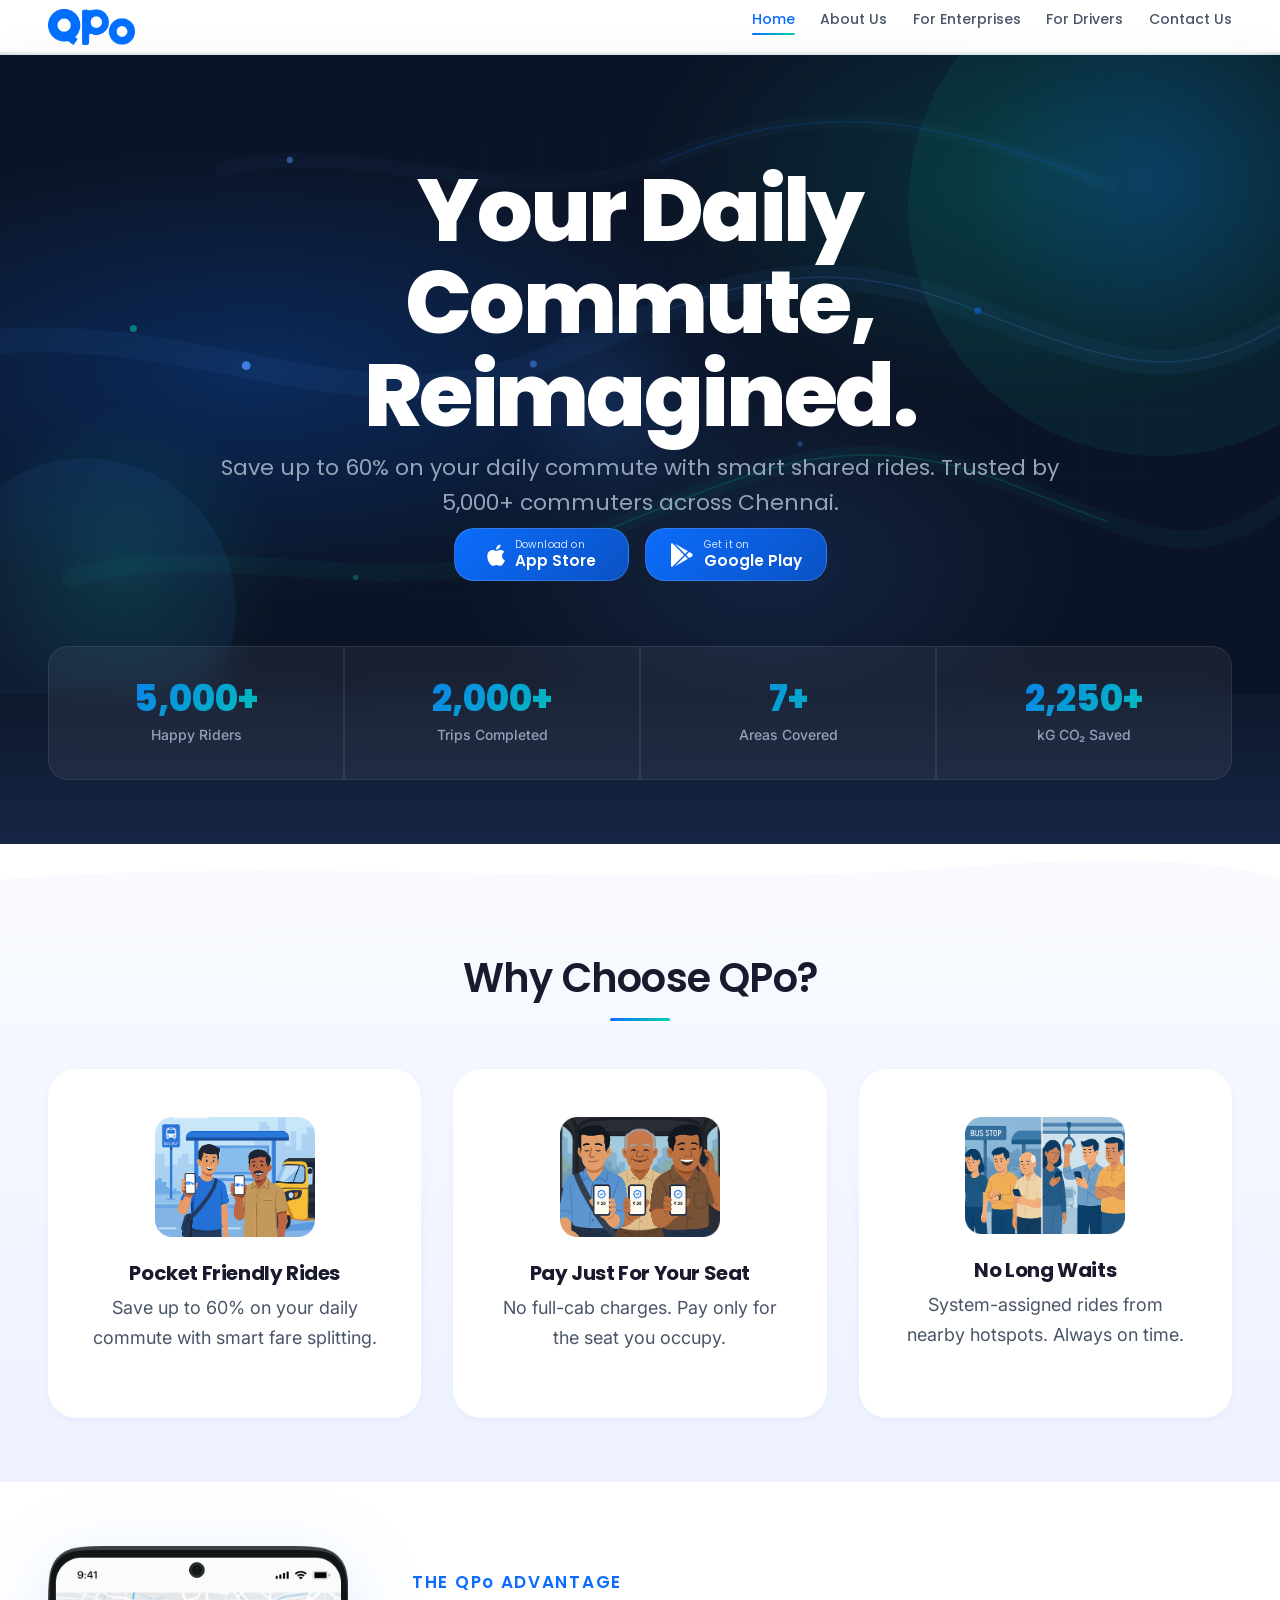
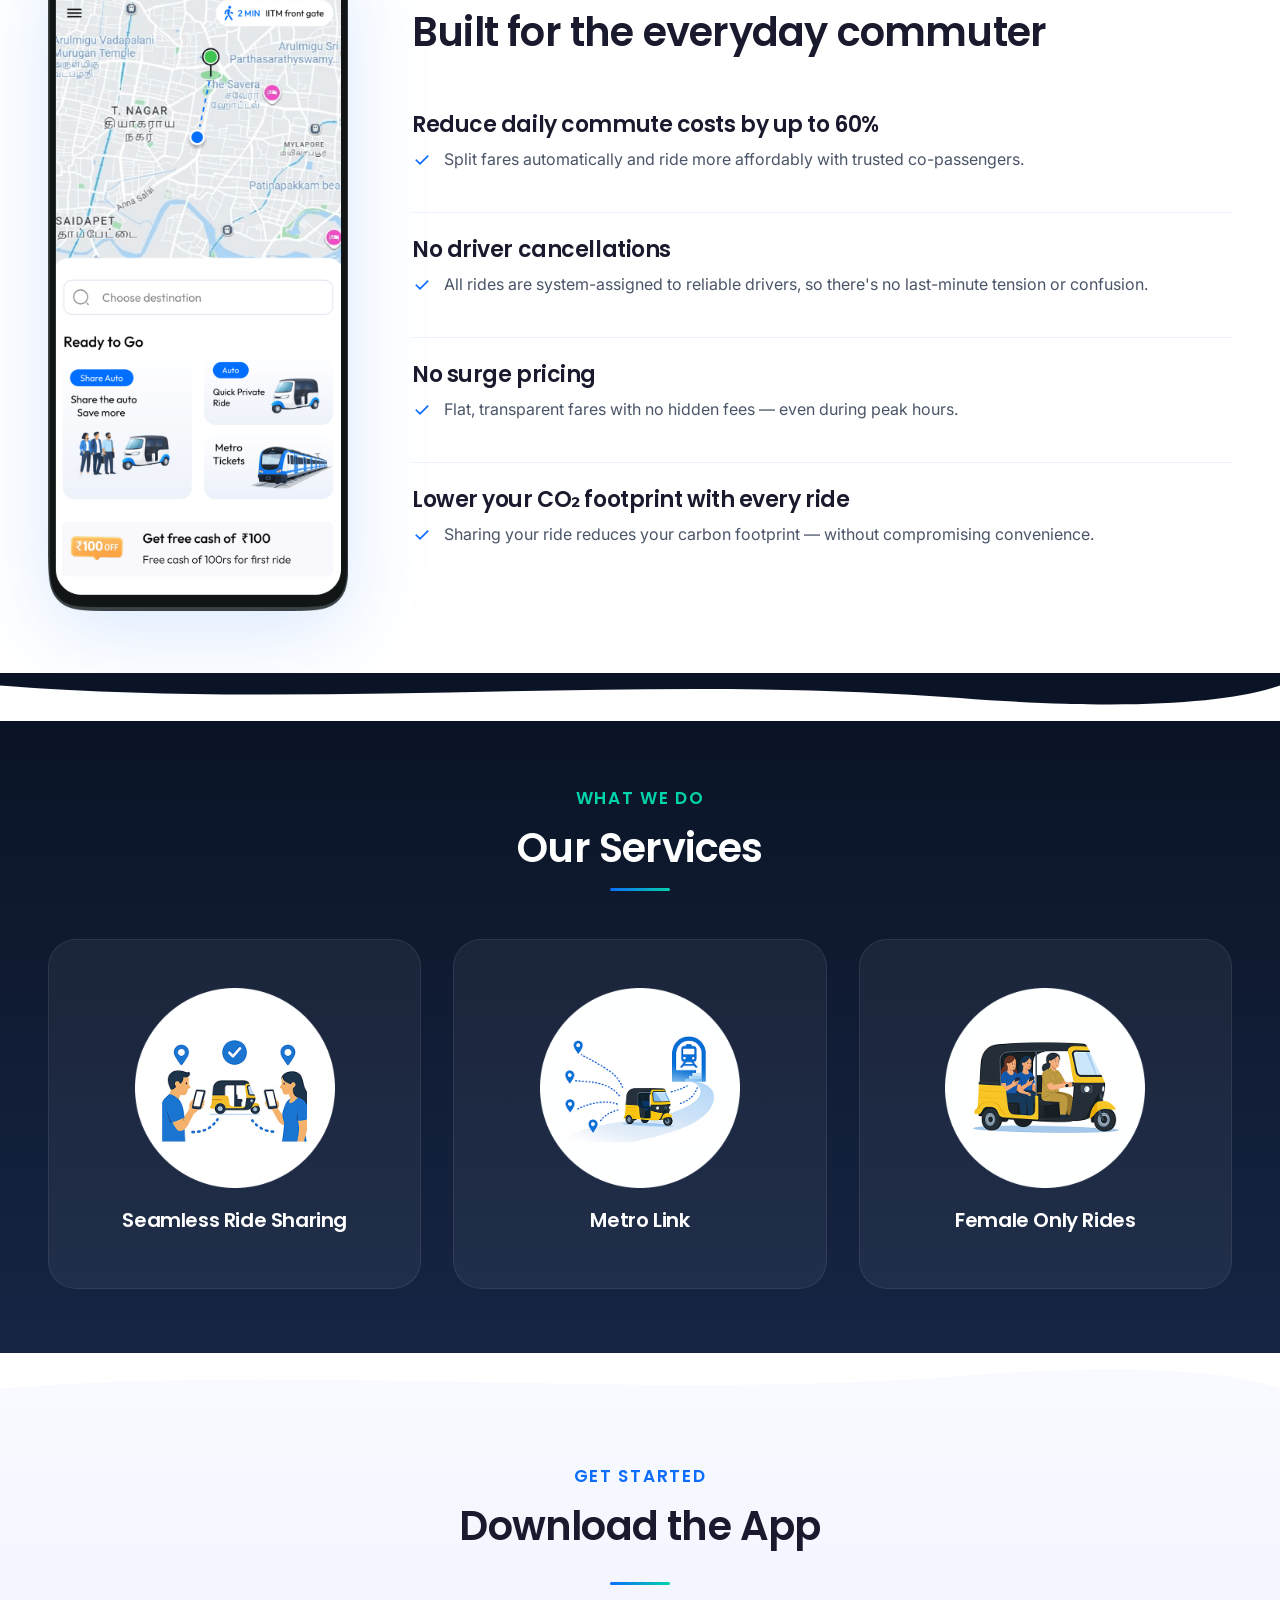
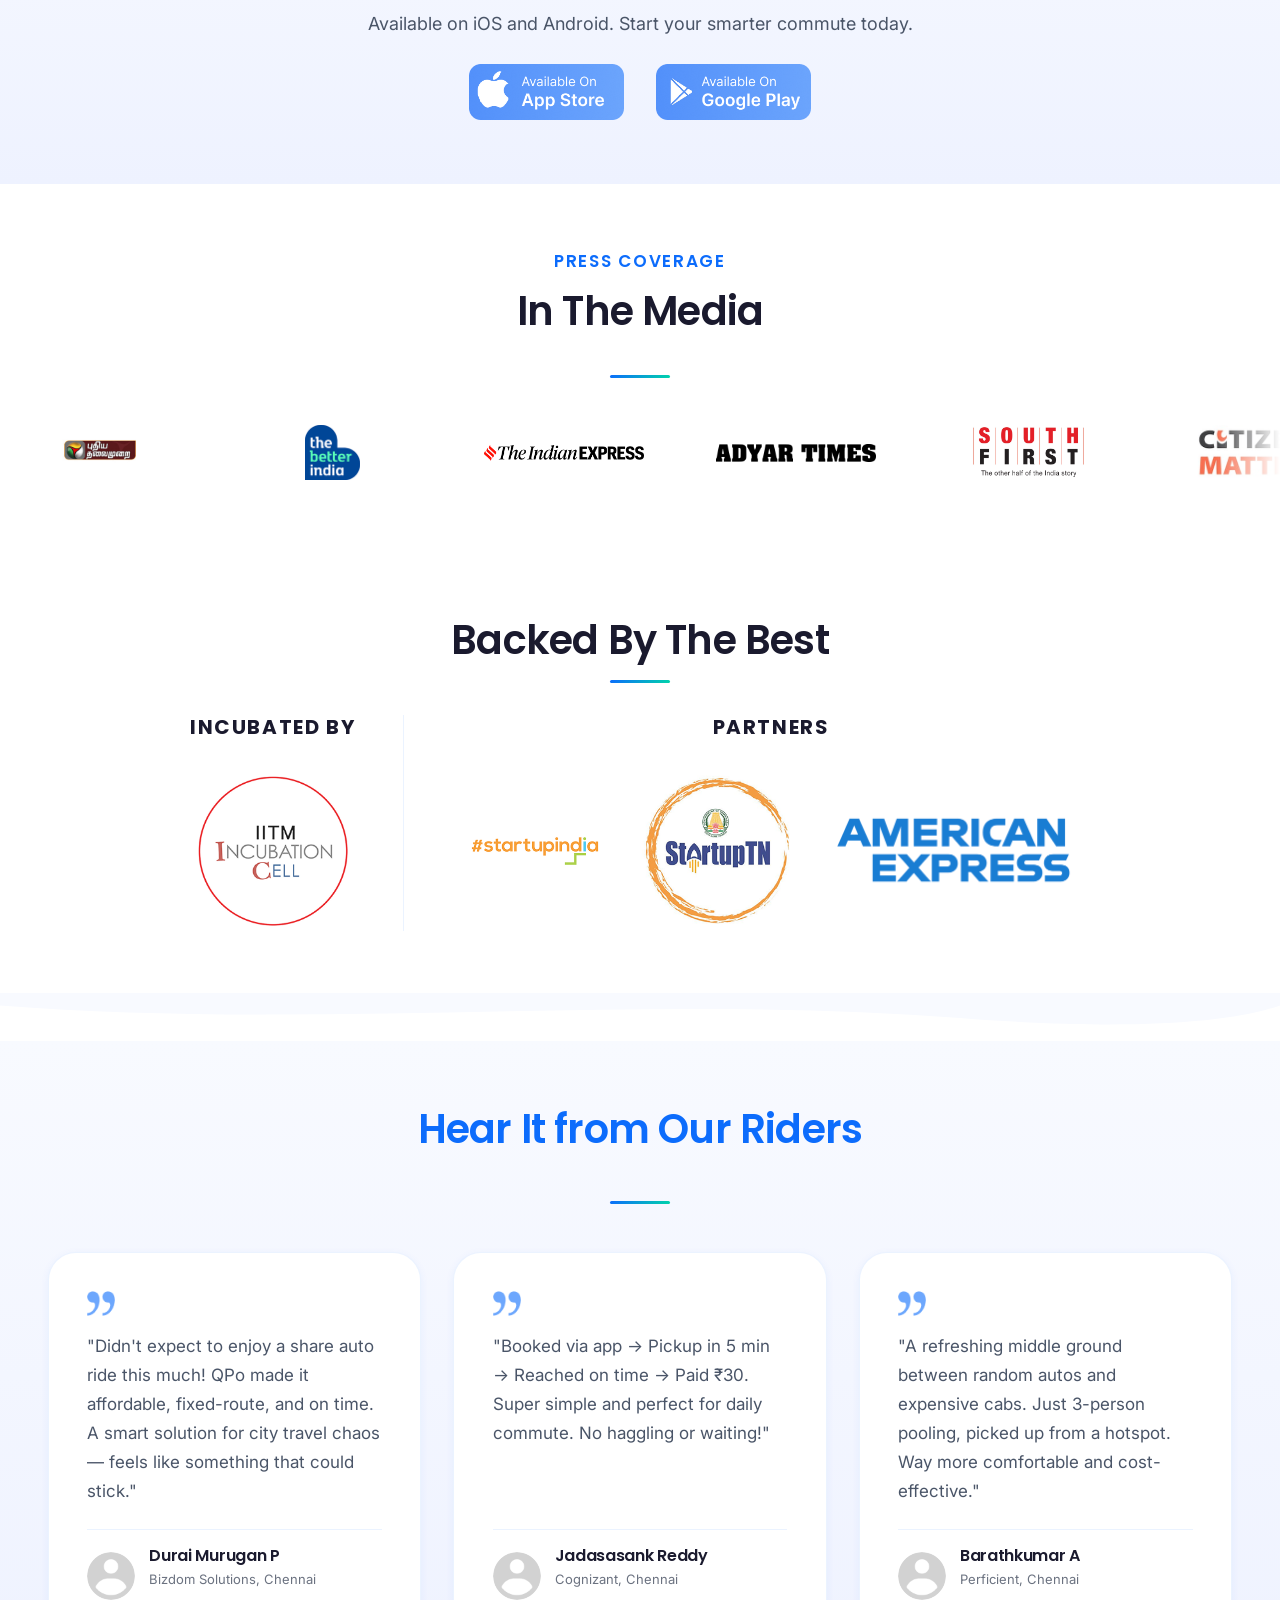
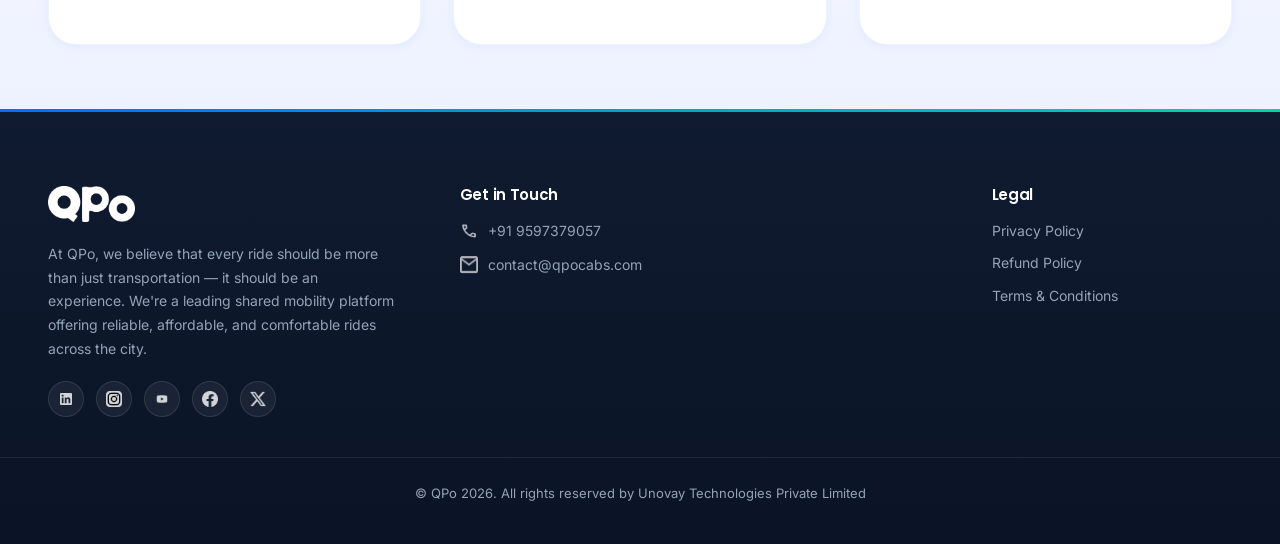
<file: index.html>
<!DOCTYPE html>
<html lang="en">
<head>
    <meta charset="UTF-8">
    <meta name="viewport" content="width=device-width, initial-scale=1.0">
    <title>QPo - Shared Rides, Smarter Commutes</title>
    <link rel="icon" href="/pictures/QPo new logos 2026/White in Blue QPo logo.png" type="image/png">
    <link rel="stylesheet" href="https://cdnjs.cloudflare.com/ajax/libs/font-awesome/5.15.4/css/all.min.css" />
    <link href="https://cdn.jsdelivr.net/npm/bootstrap@5.3.3/dist/css/bootstrap.min.css" rel="stylesheet">
    <link href="/main.css" rel="stylesheet">
</head>
<body>

    <!-- ═══ Header ═══ -->
    <header class="qpo-header">
        <div class="nav-container">
            <a href="/index.html" class="logo">
                <img src="/pictures/QPo new logos 2026/Blue original logo transparent.png" alt="QPo Logo" />
                <span>QPo</span>
            </a>
            <div id="menu-btn" class="fas fa-bars" aria-label="Toggle menu" tabindex="0" role="button"></div>
            <ul class="nav-links">
                <li><a href="/index.html" class="active">Home</a></li>
                <li><a href="/about-us.html">About Us</a></li>
                <li><a href="/For-enterprises.html">For Enterprises</a></li>
                <li><a href="/for-drivers.html">For Drivers</a></li>
                <li><a href="#footer" data-contact-link>Contact Us</a></li>
            </ul>
        </div>
    </header>
    <div class="header-spacer"></div>


    <!-- ═══ HERO — Full-Screen Animated Route Map ═══ -->
    <section class="qpo-hero qpo-hero--home">
        <!-- Animated background layers -->
        <div class="hero-gradient-mesh"></div>
        <div class="hero-grid-overlay"></div>
        <div class="hero-orb hero-orb--1"></div>
        <div class="hero-orb hero-orb--2"></div>
        <div class="hero-orb hero-orb--3"></div>

        <!-- Animated route paths with moving dots -->
        <div class="hero-route-canvas">
            <svg viewBox="0 0 1440 900" fill="none" xmlns="http://www.w3.org/2000/svg" preserveAspectRatio="xMidYMid slice">
                <!-- Route 1: Main road -->
                <path d="M-50 420 C200 380, 400 520, 600 440 S900 300, 1100 380 S1350 460, 1500 360" stroke="rgba(74,148,255,0.06)" stroke-width="28" stroke-linecap="round" fill="none"/>
                <path class="route-path route-path--1" d="M-50 420 C200 380, 400 520, 600 440 S900 300, 1100 380 S1350 460, 1500 360" stroke-dasharray="12 8" stroke-width="1.5"/>

                <!-- Route 2: Secondary road -->
                <path d="M80 680 C250 630, 450 720, 650 640 S950 500, 1150 580 S1350 660, 1500 560" stroke="rgba(0,212,170,0.04)" stroke-width="20" stroke-linecap="round" fill="none"/>
                <path class="route-path route-path--2" d="M80 680 C250 630, 450 720, 650 640 S950 500, 1150 580 S1350 660, 1500 560" stroke-dasharray="10 6" stroke-width="1.2"/>

                <!-- Route 3: Upper connecting road -->
                <path d="M250 220 C420 180, 580 280, 750 210 S1050 160, 1250 240" stroke="rgba(74,148,255,0.03)" stroke-width="16" stroke-linecap="round" fill="none"/>
                <path class="route-path route-path--3" d="M250 220 C420 180, 580 280, 750 210 S1050 160, 1250 240" stroke-dasharray="8 6" stroke-width="1"/>

                <!-- Moving dot 1 (main route) -->
                <circle r="5" fill="#4A94FF" opacity="0.8">
                    <animateMotion dur="10s" repeatCount="indefinite" path="M-50 420 C200 380, 400 520, 600 440 S900 300, 1100 380 S1350 460, 1500 360" />
                </circle>

                <!-- Moving dot 2 (secondary route) -->
                <circle r="4" fill="#00D4AA" opacity="0.6">
                    <animateMotion dur="12s" repeatCount="indefinite" begin="3s" path="M80 680 C250 630, 450 720, 650 640 S950 500, 1150 580 S1350 660, 1500 560" />
                </circle>

                <!-- Moving dot 3 (upper route) -->
                <circle r="3.5" fill="#4A94FF" opacity="0.5">
                    <animateMotion dur="14s" repeatCount="indefinite" begin="1s" path="M250 220 C420 180, 580 280, 750 210 S1050 160, 1250 240" />
                </circle>

                <!-- Static waypoint dots -->
                <circle cx="150" cy="400" r="4" fill="#00D4AA" opacity="0.5"/>
                <circle cx="600" cy="440" r="4" fill="#4A94FF" opacity="0.5"/>
                <circle cx="1100" cy="380" r="4" fill="#0C6CFC" opacity="0.5"/>
                <circle cx="400" cy="680" r="3" fill="#00D4AA" opacity="0.3"/>
                <circle cx="900" cy="530" r="3" fill="#4A94FF" opacity="0.3"/>
            </svg>
        </div>

        <!-- Center content -->
        <div class="hero-center-content">
            <h1 class="animate-in">
                Your Daily Commute,<br>
                <span class="highlight">Reimagined.</span>
            </h1>
            <p class="hero-tagline animate-in animate-in-delay-2">
                Save up to 60% on your daily commute with smart shared rides. Trusted by 5,000+ commuters across Chennai.
            </p>
            <div class="qpo-hero-cta animate-in animate-in-delay-3" style="margin-top: 0.5rem;">
                <a href="https://apps.apple.com/us/app/qpo-shareauto/id6742070593" class="qpo-store-btn">
                    <i class="fab fa-apple"></i>
                    <span><small>Download on</small>App Store</span>
                </a>
                <a href="https://play.google.com/store/apps/details?id=com.qpocabs.qpo_rider&pli=1" class="qpo-store-btn">
                    <i class="fab fa-google-play"></i>
                    <span><small>Get it on</small>Google Play</span>
                </a>
            </div>
        </div>
    </section>


    <!-- ═══ Floating Stats Bar (overlaps hero bottom) ═══ -->
    <div class="qpo-section--dark" style="padding: 0 0 var(--section-padding);">
        <div class="qpo-stat-bar reveal">
            <div class="qpo-stat-bar-item">
                <div class="qpo-stat-bar-number" data-target="5000">5,000+</div>
                <div class="qpo-stat-bar-label">Happy Riders</div>
            </div>
            <div class="qpo-stat-bar-item">
                <div class="qpo-stat-bar-number" data-target="2000">2,000+</div>
                <div class="qpo-stat-bar-label">Trips Completed</div>
            </div>
            <div class="qpo-stat-bar-item">
                <div class="qpo-stat-bar-number" data-target="7">7+</div>
                <div class="qpo-stat-bar-label">Areas Covered</div>
            </div>
            <div class="qpo-stat-bar-item">
                <div class="qpo-stat-bar-number">2,250+</div>
                <div class="qpo-stat-bar-label">kG CO&#8322; Saved</div>
            </div>
        </div>
    </div>


    <!-- ═══ Wave Divider ═══ -->
    <div class="qpo-wave-divider">
        <svg viewBox="0 0 1440 80" fill="none" xmlns="http://www.w3.org/2000/svg" preserveAspectRatio="none">
            <path d="M0 60C360 20 720 80 1080 40C1260 20 1380 30 1440 60V80H0V60Z" fill="#F8FAFF"/>
        </svg>
    </div>


    <!-- ═══ Why Choose Us — V2 Cards with gradient hover borders ═══ -->
    <section class="qpo-section qpo-section--surface">
        <div class="qpo-container text-center">
            <h2 class="reveal">Why Choose QPo?</h2>
            <div class="accent-line accent-line--center reveal"></div>

            <div class="qpo-feature-grid reveal-stagger" style="margin-top: 3rem;">
                <div class="qpo-feature-card-v2 reveal">
                    <img src="/pictures/why-choose-1 new.png" alt="Pocket Friendly Rides">
                    <h5>Pocket Friendly Rides</h5>
                    <p style="margin-top: 0.5rem;">Save up to 60% on your daily commute with smart fare splitting.</p>
                </div>
                <div class="qpo-feature-card-v2 reveal">
                    <img src="/pictures/why-choose-us-2.png" alt="Pay Just For Your Seat">
                    <h5>Pay Just For Your Seat</h5>
                    <p style="margin-top: 0.5rem;">No full-cab charges. Pay only for the seat you occupy.</p>
                </div>
                <div class="qpo-feature-card-v2 reveal">
                    <img src="/pictures/why-choose-us-3.png" alt="No Long Waits">
                    <h5>No Long Waits</h5>
                    <p style="margin-top: 0.5rem;">System-assigned rides from nearby hotspots. Always on time.</p>
                </div>
            </div>
        </div>
    </section>


    <!-- ═══ Benefits Section (Desktop) ═══ -->
    <section class="qpo-section">
        <div class="qpo-benefits">
            <div class="qpo-benefits-phone reveal">
                <img src="/pictures/Rider new home screen-1 phone.png" alt="QPo App Screen">
            </div>
            <div class="qpo-benefits-list">
                <span class="section-label reveal">The <span class="brand-keep">QPo</span> Advantage</span>
                <h2 class="reveal" style="margin-bottom: 2rem;">Built for the everyday commuter</h2>
                <div class="qpo-benefit-item reveal">
                    <h3>Reduce daily commute costs by up to 60%</h3>
                    <p><img src="/pictures/check.png" alt="check"> Split fares automatically and ride more affordably with trusted co-passengers.</p>
                </div>
                <div class="qpo-benefit-item reveal">
                    <h3>No driver cancellations</h3>
                    <p><img src="/pictures/check.png" alt="check"> All rides are system-assigned to reliable drivers, so there's no last-minute tension or confusion.</p>
                </div>
                <div class="qpo-benefit-item reveal">
                    <h3>No surge pricing</h3>
                    <p><img src="/pictures/check.png" alt="check"> Flat, transparent fares with no hidden fees — even during peak hours.</p>
                </div>
                <div class="qpo-benefit-item reveal">
                    <h3>Lower your CO&#8322; footprint with every ride</h3>
                    <p><img src="/pictures/check.png" alt="check"> Sharing your ride reduces your carbon footprint — without compromising convenience.</p>
                </div>
            </div>
        </div>
    </section>

    <!-- ═══ Benefits Mobile Accordion ═══ -->
    <section class="qpo-section qpo-mobile-accordion" style="padding-top: 0;">
        <div class="qpo-container">
            <div class="qpo-mobile-accordion-item">
                <div class="qpo-mobile-accordion-title">
                    Reduce daily commute costs by up to 60%
                    <img src="/pictures/up-arrow.png" class="arrow" alt="toggle">
                </div>
                <div class="qpo-mobile-accordion-desc">
                    <p><img src="/pictures/check.png" alt="check">Split fares automatically and ride more affordably with trusted co-passengers.</p>
                </div>
            </div>
            <div class="qpo-mobile-accordion-item">
                <div class="qpo-mobile-accordion-title">
                    No driver cancellations
                    <img src="/pictures/up-arrow.png" class="arrow" alt="toggle">
                </div>
                <div class="qpo-mobile-accordion-desc">
                    <p><img src="/pictures/check.png" alt="check">All rides are system-assigned to reliable drivers, so there's no last-minute tension or confusion.</p>
                </div>
            </div>
            <div class="qpo-mobile-accordion-item">
                <div class="qpo-mobile-accordion-title">
                    No surge pricing
                    <img src="/pictures/up-arrow.png" class="arrow" alt="toggle">
                </div>
                <div class="qpo-mobile-accordion-desc">
                    <p><img src="/pictures/check.png" alt="check">Flat, transparent fares with no hidden fees — even during peak hours.</p>
                </div>
            </div>
            <div class="qpo-mobile-accordion-item">
                <div class="qpo-mobile-accordion-title">
                    Lower your CO&#8322; footprint with every ride
                    <img src="/pictures/up-arrow.png" class="arrow" alt="toggle">
                </div>
                <div class="qpo-mobile-accordion-desc">
                    <p><img src="/pictures/check.png" alt="check">Sharing your ride reduces your carbon footprint — without compromising convenience.</p>
                </div>
            </div>
        </div>
    </section>


    <!-- ═══ Wave Divider to Dark ═══ -->
    <div class="qpo-wave-divider qpo-wave-divider--flip">
        <svg viewBox="0 0 1440 80" fill="none" xmlns="http://www.w3.org/2000/svg" preserveAspectRatio="none">
            <path d="M0 60C360 20 720 80 1080 40C1260 20 1380 30 1440 60V80H0V60Z" fill="#0B1426"/>
        </svg>
    </div>


    <!-- ═══ Our Services (Dark Section — V2 Cards with glow) ═══ -->
    <section class="qpo-section qpo-section--dark">
        <div class="qpo-container text-center">
            <span class="section-label section-label--light reveal">What We Do</span>
            <h2 class="reveal">Our Services</h2>
            <div class="accent-line accent-line--center reveal"></div>

            <div class="qpo-services-grid reveal-stagger" style="margin-top: 3rem;">
                <div class="qpo-service-card-v2 reveal">
                    <img src="/pictures/image-1.png" alt="Seamless Ride Sharing">
                    <h3>Seamless Ride Sharing</h3>
                </div>
                <div class="qpo-service-card-v2 reveal">
                    <img src="/pictures/image-2.png" alt="Metro Link">
                    <h3>Metro Link</h3>
                </div>
                <div class="qpo-service-card-v2 reveal">
                    <img src="/pictures/image-3.png" alt="Female Only Rides">
                    <h3>Female Only Rides</h3>
                </div>
            </div>
        </div>
    </section>


    <!-- ═══ Wave Divider ═══ -->
    <div class="qpo-wave-divider">
        <svg viewBox="0 0 1440 80" fill="none" xmlns="http://www.w3.org/2000/svg" preserveAspectRatio="none">
            <path d="M0 60C360 20 720 80 1080 40C1260 20 1380 30 1440 60V80H0V60Z" fill="#F8FAFF"/>
        </svg>
    </div>


    <!-- ═══ Download App ═══ -->
    <section class="qpo-section qpo-section--surface">
        <div class="qpo-container qpo-download text-center reveal">
            <span class="section-label">Get Started</span>
            <h2>Download the App</h2>
            <div class="accent-line accent-line--center"></div>
            <p class="qpo-download-text" style="max-width: 640px; margin: 1.5rem auto;">Available on iOS and Android. Start your smarter commute today.</p>
            <div class="qpo-download-links" style="margin-top: 1.5rem;">
                <a href="https://apps.apple.com/us/app/qpo-shareauto/id6742070593"><img src="/pictures/apple-store.png" alt="Download on App Store"></a>
                <a href="https://play.google.com/store/apps/details?id=com.qpocabs.qpo_rider&pli=1"><img src="/pictures/play-store.png" alt="Get it on Google Play"></a>
            </div>
        </div>
    </section>


    <!-- ═══ In The Media ═══ -->
    <section class="qpo-section qpo-media-section">
        <div class="qpo-container text-center">
            <span class="section-label reveal">Press Coverage</span>
            <h2 class="reveal">In The Media</h2>
            <div class="accent-line accent-line--center reveal"></div>
        </div>
        <div class="qpo-media-scroll-wrapper" style="margin-top: 2.5rem;">
            <div class="qpo-media-scroll-track">
                <div class="qpo-media-card"><a href="https://youtu.be/pRxEVFcSMo4?si=vRV1VZRe4TWzk6QQ"><img src="/pictures/logo-puthiya-thalaimurai.jpg" alt="Puthiya Thalaimurai"></a><p><a href="https://youtu.be/pRxEVFcSMo4?si=vRV1VZRe4TWzk6QQ">Read Article &rarr;</a></p></div>
                <div class="qpo-media-card"><a href="https://thebetterindia.com/396401/chennai-college-students-build-app-share-auto-qpo-traffic-route/"><img src="/pictures/logo-better-india.png" alt="The Better India"></a><p><a href="https://thebetterindia.com/396401/chennai-college-students-build-app-share-auto-qpo-traffic-route/">Read Article &rarr;</a></p></div>
                <div class="qpo-media-card"><a href="https://indianexpress.com/article/education/life-in-an-iit-madras-indian-student-oman-cbse-class-12-btech-mechanical-engineering-startup-9531815/"><img src="/pictures/logo-indian-express.png" alt="The Indian Express"></a><p><a href="https://indianexpress.com/article/education/life-in-an-iit-madras-indian-student-oman-cbse-class-12-btech-mechanical-engineering-startup-9531815/">Read Article &rarr;</a></p></div>
                <div class="qpo-media-card"><a href="https://adyartimes.in/qpo-shareride-a-mobile-application-to-hail-share-autos-on-omr/"><img src="/pictures/logo-adyar-times.png" alt="Adyar Times"></a><p><a href="https://adyartimes.in/qpo-shareride-a-mobile-application-to-hail-share-autos-on-omr/">Read Article &rarr;</a></p></div>
                <div class="qpo-media-card"><a href="https://thesouthfirst.com/tamilnadu/qpo-redefining-city-commutes-with-innovative-share-auto-solutions/"><img src="/pictures/south-first-logo 2.png" alt="South First"></a><p><a href="https://thesouthfirst.com/tamilnadu/qpo-redefining-city-commutes-with-innovative-share-auto-solutions/">Read Article &rarr;</a></p></div>
                <div class="qpo-media-card"><a href="https://citizenmatters.in/how-we-built-an-app-to-connect-share-autos-with-commuters-in-chennai/"><img src="/pictures/logo-citizen-matters.jpg" alt="Citizen Matters"></a><p><a href="https://citizenmatters.in/how-we-built-an-app-to-connect-share-autos-with-commuters-in-chennai/">Read Article &rarr;</a></p></div>
                <div class="qpo-media-card"><a href="https://guindytimes.com/articles/qpo-shareride-revolutionizing-the-everyday-ride"><img src="/pictures/logo-guindy-times.png" alt="Guindy Times"></a><p><a href="https://guindytimes.com/articles/qpo-shareride-revolutionizing-the-everyday-ride">Read Article &rarr;</a></p></div>
                <div class="qpo-media-card"><a href="https://www.livechennai.com/detailnews.asp?catid=&newsid=72684"><img src="/pictures/logo-live-chennai.jpg" alt="Live Chennai"></a><p><a href="https://www.livechennai.com/detailnews.asp?catid=&newsid=72684">Read Article &rarr;</a></p></div>
                <div class="qpo-media-card"><a href="https://www.instagram.com/reel/DEpHl1loFRe/?igsh=MWVpamdxcGh5am5uYw=="><img src="/pictures/logo-chennai-live.png" alt="Chennai Live 104.8"></a><p><a href="https://www.instagram.com/reel/DEpHl1loFRe/?igsh=MWVpamdxcGh5am5uYw==">Read Article &rarr;</a></p></div>
                <!-- Duplicate for seamless loop -->
                <div class="qpo-media-card"><a href="https://youtu.be/pRxEVFcSMo4?si=vRV1VZRe4TWzk6QQ"><img src="/pictures/logo-puthiya-thalaimurai.jpg" alt="Puthiya Thalaimurai"></a><p><a href="https://youtu.be/pRxEVFcSMo4?si=vRV1VZRe4TWzk6QQ">Read Article &rarr;</a></p></div>
                <div class="qpo-media-card"><a href="https://thebetterindia.com/396401/chennai-college-students-build-app-share-auto-qpo-traffic-route/"><img src="/pictures/logo-better-india.png" alt="The Better India"></a><p><a href="https://thebetterindia.com/396401/chennai-college-students-build-app-share-auto-qpo-traffic-route/">Read Article &rarr;</a></p></div>
                <div class="qpo-media-card"><a href="https://indianexpress.com/article/education/life-in-an-iit-madras-indian-student-oman-cbse-class-12-btech-mechanical-engineering-startup-9531815/"><img src="/pictures/logo-indian-express.png" alt="The Indian Express"></a><p><a href="https://indianexpress.com/article/education/life-in-an-iit-madras-indian-student-oman-cbse-class-12-btech-mechanical-engineering-startup-9531815/">Read Article &rarr;</a></p></div>
                <div class="qpo-media-card"><a href="https://adyartimes.in/qpo-shareride-a-mobile-application-to-hail-share-autos-on-omr/"><img src="/pictures/logo-adyar-times.png" alt="Adyar Times"></a><p><a href="https://adyartimes.in/qpo-shareride-a-mobile-application-to-hail-share-autos-on-omr/">Read Article &rarr;</a></p></div>
                <div class="qpo-media-card"><a href="https://thesouthfirst.com/tamilnadu/qpo-redefining-city-commutes-with-innovative-share-auto-solutions/"><img src="/pictures/south-first-logo 2.png" alt="South First"></a><p><a href="https://thesouthfirst.com/tamilnadu/qpo-redefining-city-commutes-with-innovative-share-auto-solutions/">Read Article &rarr;</a></p></div>
                <div class="qpo-media-card"><a href="https://citizenmatters.in/how-we-built-an-app-to-connect-share-autos-with-commuters-in-chennai/"><img src="/pictures/logo-citizen-matters.jpg" alt="Citizen Matters"></a><p><a href="https://citizenmatters.in/how-we-built-an-app-to-connect-share-autos-with-commuters-in-chennai/">Read Article &rarr;</a></p></div>
                <div class="qpo-media-card"><a href="https://guindytimes.com/articles/qpo-shareride-revolutionizing-the-everyday-ride"><img src="/pictures/logo-guindy-times.png" alt="Guindy Times"></a><p><a href="https://guindytimes.com/articles/qpo-shareride-revolutionizing-the-everyday-ride">Read Article &rarr;</a></p></div>
                <div class="qpo-media-card"><a href="https://www.livechennai.com/detailnews.asp?catid=&newsid=72684"><img src="/pictures/logo-live-chennai.jpg" alt="Live Chennai"></a><p><a href="https://www.livechennai.com/detailnews.asp?catid=&newsid=72684">Read Article &rarr;</a></p></div>
                <div class="qpo-media-card"><a href="https://www.instagram.com/reel/DEpHl1loFRe/?igsh=MWVpamdxcGh5am5uYw=="><img src="/pictures/logo-chennai-live.png" alt="Chennai Live 104.8"></a><p><a href="https://www.instagram.com/reel/DEpHl1loFRe/?igsh=MWVpamdxcGh5am5uYw==">Read Article &rarr;</a></p></div>
            </div>
        </div>
    </section>


    <!-- ═══ Supported By / Incubated By ═══ -->
    <section class="qpo-section qpo-supported" id="partners">
        <div class="qpo-container">
            <h2 class="reveal" style="text-align:center;">Backed By The Best</h2>
            <div class="accent-line accent-line--center reveal"></div>
            <div class="qpo-supported-wrapper reveal" style="gap: clamp(2rem, 4vw, 3rem); align-items: flex-start;">
                <div class="qpo-supported-block" style="flex: 0 0 auto;">
                    <h3>Incubated By</h3>
                    <div class="qpo-supported-logos">
                        <img src="/pictures/supported-by-1.png" alt="IITM Incubation Cell" style="max-height: 160px;">
                    </div>
                </div>
                <div class="qpo-supported-divider"></div>
                <div class="qpo-supported-block" style="flex: 1;">
                    <h3>Partners</h3>
                    <div class="qpo-supported-logos" style="flex-wrap: nowrap; gap: 2rem;">
                        <img src="/pictures/supported-by-3.png" alt="Startup India" style="max-height: 140px;">
                        <img src="/pictures/supported-by-4.png" alt="Startup TN" style="max-height: 160px;">
                        <img src="/pictures/American-Express-logo.png" alt="American Express" style="max-height: 140px;">
                    </div>
                </div>
            </div>
        </div>
    </section>


    <!-- ═══ Wave Divider ═══ -->
    <div class="qpo-wave-divider qpo-wave-divider--flip">
        <svg viewBox="0 0 1440 80" fill="none" xmlns="http://www.w3.org/2000/svg" preserveAspectRatio="none">
            <path d="M0 60C360 20 720 80 1080 40C1260 20 1380 30 1440 60V80H0V60Z" fill="#F8FAFF"/>
        </svg>
    </div>


    <!-- ═══ Testimonials — V2 Cards with animated left border ═══ -->
    <section class="qpo-section qpo-section--surface qpo-testimonials">
        <div class="qpo-container">
            <h2 class="reveal">Hear It from Our Riders</h2>
            <div class="accent-line accent-line--center reveal"></div>

            <!-- Desktop Grid -->
            <div class="qpo-testimonial-grid reveal-stagger" style="margin-top: 3rem;">
                <div class="qpo-testimonial-card-v2 reveal">
                    <div class="qpo-testimonial-quote-icon"><img src="/pictures/testi-img.png" alt="quote"></div>
                    <div class="qpo-testimonial-body">
                        "Didn't expect to enjoy a share auto ride this much! QPo made it affordable, fixed-route, and on time. A smart solution for city travel chaos — feels like something that could stick."
                    </div>
                    <div class="qpo-testimonial-footer">
                        <img src="/pictures/man.png" alt="Durai Murugan P">
                        <div class="qpo-testimonial-info"><h4>Durai Murugan P</h4><p>Bizdom Solutions, Chennai</p></div>
                    </div>
                </div>

                <div class="qpo-testimonial-card-v2 reveal">
                    <div class="qpo-testimonial-quote-icon"><img src="/pictures/testi-img.png" alt="quote"></div>
                    <div class="qpo-testimonial-body">
                        "Booked via app &rarr; Pickup in 5 min &rarr; Reached on time &rarr; Paid &#8377;30. Super simple and perfect for daily commute. No haggling or waiting!"
                    </div>
                    <div class="qpo-testimonial-footer">
                        <img src="/pictures/man.png" alt="Jadasasank Reddy">
                        <div class="qpo-testimonial-info"><h4>Jadasasank Reddy</h4><p>Cognizant, Chennai</p></div>
                    </div>
                </div>

                <div class="qpo-testimonial-card-v2 reveal">
                    <div class="qpo-testimonial-quote-icon"><img src="/pictures/testi-img.png" alt="quote"></div>
                    <div class="qpo-testimonial-body">
                        "A refreshing middle ground between random autos and expensive cabs. Just 3-person pooling, picked up from a hotspot. Way more comfortable and cost-effective."
                    </div>
                    <div class="qpo-testimonial-footer">
                        <img src="/pictures/man.png" alt="Barathkumar A">
                        <div class="qpo-testimonial-info"><h4>Barathkumar A</h4><p>Perficient, Chennai</p></div>
                    </div>
                </div>
            </div>

            <!-- Mobile Scroll -->
            <div class="qpo-testimonial-scroll-wrapper" style="margin-top: 2rem;">
                <div class="qpo-testimonial-scroll-track">
                    <div class="qpo-testimonial-scroll-card">
                        <div><img src="/pictures/testi-img.png" alt="quote" style="width:28px;height:auto;opacity:0.6;"></div>
                        <div style="font-size:0.9375rem;color:var(--color-text-secondary);line-height:1.7;">"Didn't expect to enjoy a share auto ride this much! QPo made it affordable, fixed-route, and on time. A smart solution for city travel chaos — feels like something that could stick."</div>
                        <div style="display:flex;align-items:center;gap:0.75rem;padding-top:0.75rem;border-top:1px solid var(--color-border);"><img src="/pictures/man.png" alt="profile" style="width:40px;height:40px;border-radius:50%;"><div><strong style="font-size:0.875rem;">Durai Murugan P</strong><br><span style="font-size:0.75rem;color:var(--color-text-muted);">Bizdom Solutions, Chennai</span></div></div>
                    </div>
                    <div class="qpo-testimonial-scroll-card">
                        <div><img src="/pictures/testi-img.png" alt="quote" style="width:28px;height:auto;opacity:0.6;"></div>
                        <div style="font-size:0.9375rem;color:var(--color-text-secondary);line-height:1.7;">"Booked via app &rarr; Pickup in 5 min &rarr; Reached on time &rarr; Paid &#8377;30. Super simple and perfect for daily commute. No haggling or waiting!"</div>
                        <div style="display:flex;align-items:center;gap:0.75rem;padding-top:0.75rem;border-top:1px solid var(--color-border);"><img src="/pictures/man.png" alt="profile" style="width:40px;height:40px;border-radius:50%;"><div><strong style="font-size:0.875rem;">Jadasasank Reddy</strong><br><span style="font-size:0.75rem;color:var(--color-text-muted);">Cognizant, Chennai</span></div></div>
                    </div>
                    <div class="qpo-testimonial-scroll-card">
                        <div><img src="/pictures/testi-img.png" alt="quote" style="width:28px;height:auto;opacity:0.6;"></div>
                        <div style="font-size:0.9375rem;color:var(--color-text-secondary);line-height:1.7;">"A refreshing middle ground between random autos and expensive cabs. Just 3-person pooling, picked up from a hotspot. Way more comfortable and cost-effective."</div>
                        <div style="display:flex;align-items:center;gap:0.75rem;padding-top:0.75rem;border-top:1px solid var(--color-border);"><img src="/pictures/man.png" alt="profile" style="width:40px;height:40px;border-radius:50%;"><div><strong style="font-size:0.875rem;">Barathkumar A</strong><br><span style="font-size:0.75rem;color:var(--color-text-muted);">Perficient, Chennai</span></div></div>
                    </div>
                    <!-- Duplicate for loop -->
                    <div class="qpo-testimonial-scroll-card">
                        <div><img src="/pictures/testi-img.png" alt="quote" style="width:28px;height:auto;opacity:0.6;"></div>
                        <div style="font-size:0.9375rem;color:var(--color-text-secondary);line-height:1.7;">"Didn't expect to enjoy a share auto ride this much! QPo made it affordable, fixed-route, and on time. A smart solution for city travel chaos — feels like something that could stick."</div>
                        <div style="display:flex;align-items:center;gap:0.75rem;padding-top:0.75rem;border-top:1px solid var(--color-border);"><img src="/pictures/man.png" alt="profile" style="width:40px;height:40px;border-radius:50%;"><div><strong style="font-size:0.875rem;">Durai Murugan P</strong><br><span style="font-size:0.75rem;color:var(--color-text-muted);">Bizdom Solutions, Chennai</span></div></div>
                    </div>
                    <div class="qpo-testimonial-scroll-card">
                        <div><img src="/pictures/testi-img.png" alt="quote" style="width:28px;height:auto;opacity:0.6;"></div>
                        <div style="font-size:0.9375rem;color:var(--color-text-secondary);line-height:1.7;">"Booked via app &rarr; Pickup in 5 min &rarr; Reached on time &rarr; Paid &#8377;30. Super simple and perfect for daily commute. No haggling or waiting!"</div>
                        <div style="display:flex;align-items:center;gap:0.75rem;padding-top:0.75rem;border-top:1px solid var(--color-border);"><img src="/pictures/man.png" alt="profile" style="width:40px;height:40px;border-radius:50%;"><div><strong style="font-size:0.875rem;">Jadasasank Reddy</strong><br><span style="font-size:0.75rem;color:var(--color-text-muted);">Cognizant, Chennai</span></div></div>
                    </div>
                    <div class="qpo-testimonial-scroll-card">
                        <div><img src="/pictures/testi-img.png" alt="quote" style="width:28px;height:auto;opacity:0.6;"></div>
                        <div style="font-size:0.9375rem;color:var(--color-text-secondary);line-height:1.7;">"A refreshing middle ground between random autos and expensive cabs. Just 3-person pooling, picked up from a hotspot. Way more comfortable and cost-effective."</div>
                        <div style="display:flex;align-items:center;gap:0.75rem;padding-top:0.75rem;border-top:1px solid var(--color-border);"><img src="/pictures/man.png" alt="profile" style="width:40px;height:40px;border-radius:50%;"><div><strong style="font-size:0.875rem;">Barathkumar A</strong><br><span style="font-size:0.75rem;color:var(--color-text-muted);">Perficient, Chennai</span></div></div>
                    </div>
                </div>
            </div>
        </div>
    </section>


    <!-- ═══ Footer ═══ -->
    <footer class="qpo-footer" id="footer">
        <div class="qpo-footer-content">
            <div class="qpo-footer-brand">
                <div class="logo">
                    <img src="/pictures/QPo new logos 2026/White original QPo logo transparent.png" alt="QPo Logo">
                    <span>QPo</span>
                </div>
                <p>At QPo, we believe that every ride should be more than just transportation — it should be an experience. We're a leading shared mobility platform offering reliable, affordable, and comfortable rides across the city.</p>
                <div class="qpo-footer-social">
                    <a href="https://www.linkedin.com/company/qpo-cabs/"><img src="/pictures/linkedin.png" alt="LinkedIn"></a>
                    <a href="https://www.instagram.com/qpo.app/"><img src="/pictures/instagram.png" alt="Instagram"></a>
                    <a href="https://www.youtube.com/@QPo_Cabs"><img src="/pictures/youtube.png" alt="YouTube"></a>
                    <a href="https://www.facebook.com/qpocabs"><img src="/pictures/facebook.png" alt="Facebook"></a>
                    <a href="https://x.com/qpo_cabs"><img src="/pictures/twitter.png" alt="X / Twitter"></a>
                </div>
            </div>

            <div class="qpo-footer-contact">
                <h4>Get in Touch</h4>
                <div class="qpo-footer-contact-item">
                    <img src="/pictures/call.png" alt="Phone">
                    <span>+91 9597379057</span>
                </div>
                <div class="qpo-footer-contact-item">
                    <img src="/pictures/mail.png" alt="Email">
                    <span>contact@qpocabs.com</span>
                </div>
            </div>

            <div class="qpo-footer-links">
                <h4>Legal</h4>
                <a href="/policy.html">Privacy Policy</a>
                <a href="/refund_policy.html">Refund Policy</a>
                <a href="/tandc.html">Terms & Conditions</a>
            </div>
        </div>

        <div class="qpo-footer-bottom">
            <p>&copy; QPo 2026. All rights reserved by Unovay Technologies Private Limited</p>
        </div>
    </footer>


    <script src="https://cdn.jsdelivr.net/npm/bootstrap@5.3.3/dist/js/bootstrap.bundle.min.js"></script>
    <script src="/animations.js"></script>

</body>
</html>
</file>
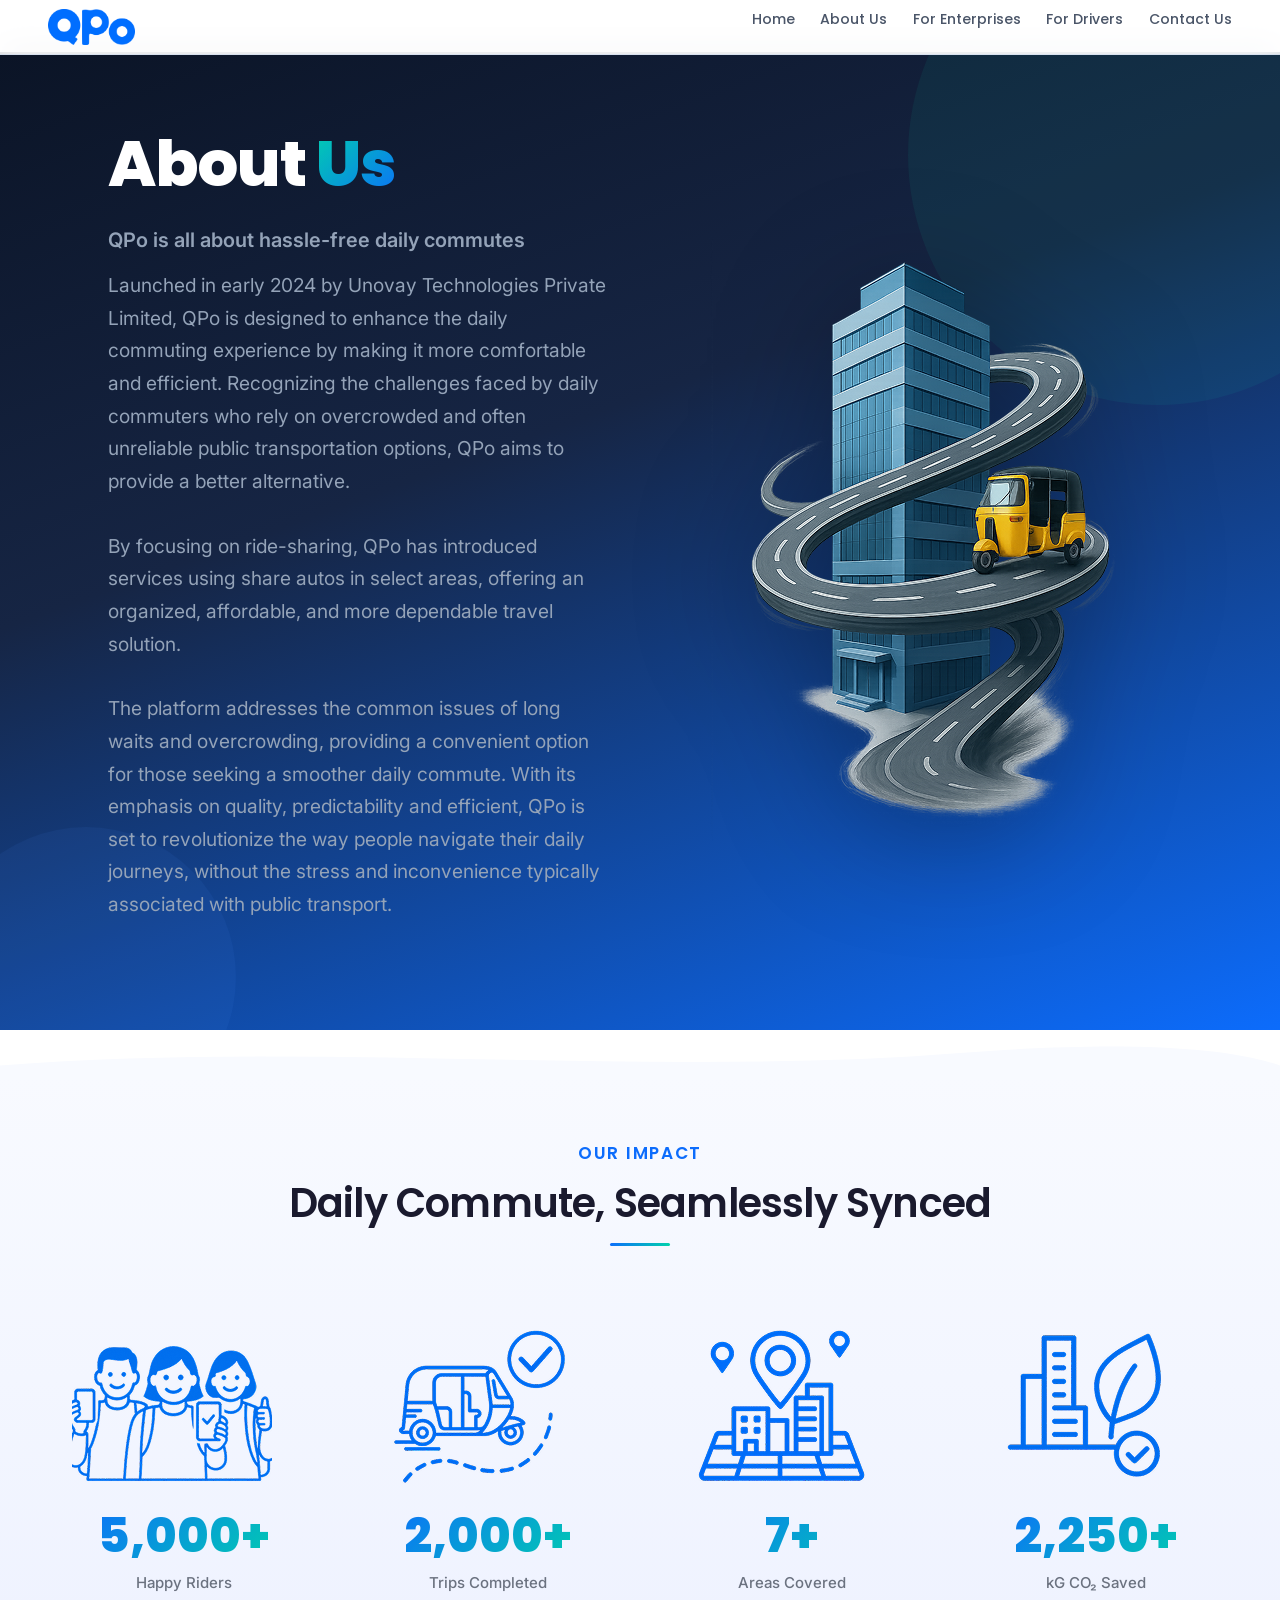
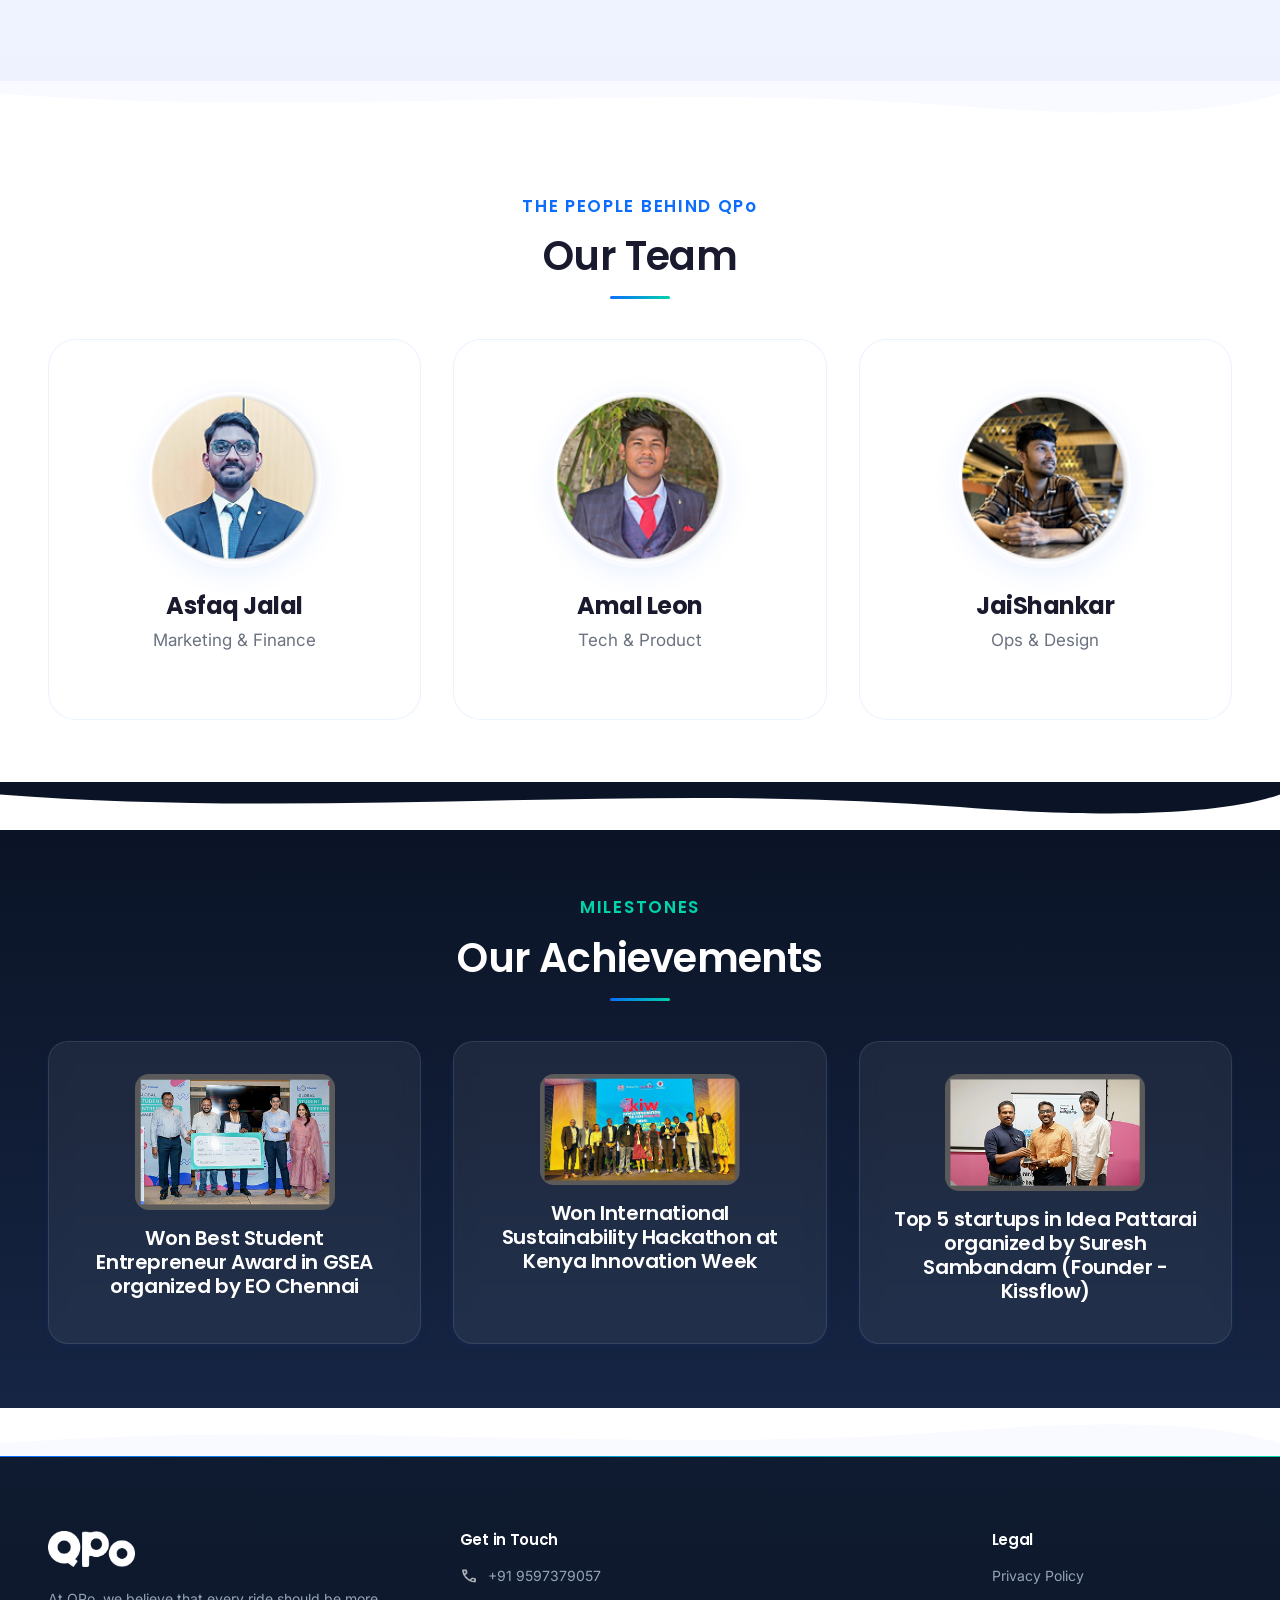
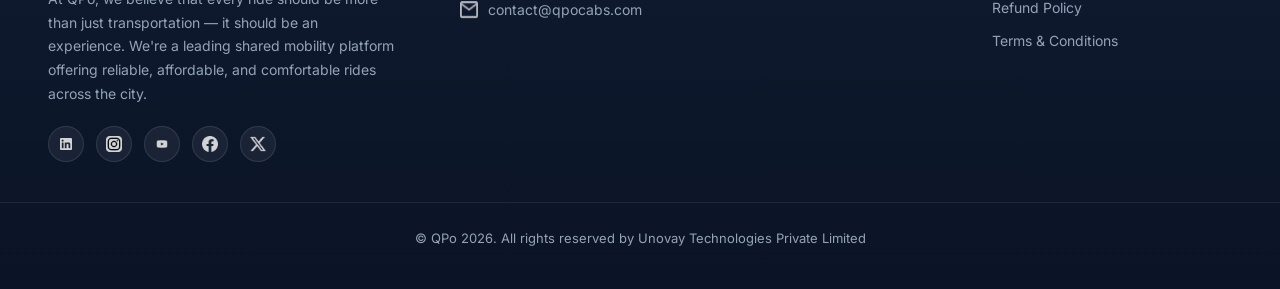
<file: about-us.html>
<!DOCTYPE html>
<html lang="en">
<head>
    <meta charset="UTF-8">
    <meta name="viewport" content="width=device-width, initial-scale=1.0">
    <title>About Us | QPo</title>
    <link rel="icon" href="/pictures/QPo new logos 2026/White in Blue QPo logo.png" type="image/png">
    <link rel="stylesheet" href="https://cdnjs.cloudflare.com/ajax/libs/font-awesome/5.15.4/css/all.min.css" />
    <link href="https://cdn.jsdelivr.net/npm/bootstrap@5.3.3/dist/css/bootstrap.min.css" rel="stylesheet">
    <link href="/main.css" rel="stylesheet">
</head>
<body>

    <!-- ═══ Header ═══ -->
    <header class="qpo-header">
        <div class="nav-container">
            <a href="/index.html" class="logo">
                <img src="/pictures/QPo new logos 2026/Blue original logo transparent.png" alt="QPo Logo" />
                <span>QPo</span>
            </a>
            <div id="menu-btn" class="fas fa-bars" aria-label="Toggle menu" tabindex="0" role="button"></div>
            <ul class="nav-links">
                <li><a href="/index.html">Home</a></li>
                <li><a href="/about-us.html" class="active">About Us</a></li>
                <li><a href="/For-enterprises.html">For Enterprises</a></li>
                <li><a href="/for-drivers.html">For Drivers</a></li>
                <li><a href="#footer" data-contact-link>Contact Us</a></li>
            </ul>
        </div>
    </header>
    <div class="header-spacer"></div>


    <!-- ═══ Hero Section ═══ -->
    <section class="qpo-hero">
        <div class="qpo-hero-content">
            <div class="qpo-hero-text animate-in">
                <h1>About <span class="highlight">Us</span></h1>
                <p style="font-size: 1.25rem; font-weight: 600; margin-bottom: 0.75rem;">QPo is all about hassle-free daily commutes</p>
                <p>Launched in early 2024 by Unovay Technologies Private Limited, QPo is designed to enhance the daily commuting experience by making it more comfortable and efficient. Recognizing the challenges faced by daily commuters who rely on overcrowded and often unreliable public transportation options, QPo aims to provide a better alternative.</p>
                <p>By focusing on ride-sharing, QPo has introduced services using share autos in select areas, offering an organized, affordable, and more dependable travel solution.</p>
                <p>The platform addresses the common issues of long waits and overcrowding, providing a convenient option for those seeking a smoother daily commute. With its emphasis on quality, predictability and efficient, QPo is set to revolutionize the way people navigate their daily journeys, without the stress and inconvenience typically associated with public transport.</p>
            </div>
            <div class="qpo-hero-image animate-in animate-in-delay-1">
                <img src="/pictures/hero-img.png" alt="About QPo">
            </div>
        </div>
    </section>


    <!-- ═══ Wave Divider ═══ -->
    <div class="qpo-wave-divider">
        <svg viewBox="0 0 1440 80" fill="none" xmlns="http://www.w3.org/2000/svg" preserveAspectRatio="none">
            <path d="M0 60C360 20 720 80 1080 40C1260 20 1380 30 1440 60V80H0V60Z" fill="#F8FAFF"/>
        </svg>
    </div>


    <!-- ═══ Stats Section ═══ -->
    <section class="qpo-section qpo-section--surface">
        <div class="qpo-container text-center">
            <span class="section-label reveal">Our Impact</span>
            <h2 class="reveal">Daily Commute, Seamlessly Synced</h2>
            <div class="accent-line accent-line--center reveal"></div>

            <div class="qpo-stats-grid reveal-stagger" style="margin-top: 2.5rem;">
                <div class="qpo-stat-card reveal">
                    <img src="/pictures/img-1.png" alt="Happy Riders">
                    <div class="qpo-stat-number">5,000+</div>
                    <div class="qpo-stat-label">Happy Riders</div>
                </div>
                <div class="qpo-stat-card reveal">
                    <img src="/pictures/img-2.png" alt="Trips Completed">
                    <div class="qpo-stat-number">2,000+</div>
                    <div class="qpo-stat-label">Trips Completed</div>
                </div>
                <div class="qpo-stat-card reveal">
                    <img src="/pictures/img-3.png" alt="Areas Covered">
                    <div class="qpo-stat-number">7+</div>
                    <div class="qpo-stat-label">Areas Covered</div>
                </div>
                <div class="qpo-stat-card reveal">
                    <img src="/pictures/img-4.png" alt="CO2 Saved">
                    <div class="qpo-stat-number">2,250+</div>
                    <div class="qpo-stat-label">kG CO&#8322; Saved</div>
                </div>
            </div>
        </div>
    </section>


    <!-- ═══ Wave Divider ═══ -->
    <div class="qpo-wave-divider qpo-wave-divider--flip">
        <svg viewBox="0 0 1440 80" fill="none" xmlns="http://www.w3.org/2000/svg" preserveAspectRatio="none">
            <path d="M0 60C360 20 720 80 1080 40C1260 20 1380 30 1440 60V80H0V60Z" fill="#F8FAFF"/>
        </svg>
    </div>


    <!-- ═══ Team Section ═══ -->
    <section class="qpo-section">
        <div class="qpo-container text-center">
            <span class="section-label reveal">The People Behind <span class="brand-keep">QPo</span></span>
            <h2 class="reveal">Our Team</h2>
            <div class="accent-line accent-line--center reveal"></div>

            <div class="qpo-team-grid reveal-stagger" style="margin-top: 2.5rem;">
                <div class="qpo-team-card reveal">
                    <img src="/pictures/Asfaq.png" alt="Asfaq Jalal">
                    <h4>Asfaq Jalal</h4>
                    <p>Marketing & Finance</p>
                </div>
                <div class="qpo-team-card reveal">
                    <img src="/pictures/AmalLeon.png" alt="Amal Leon">
                    <h4>Amal Leon</h4>
                    <p>Tech & Product</p>
                </div>
                <div class="qpo-team-card reveal">
                    <img src="/pictures/JaiShankar.png" alt="JaiShankar">
                    <h4>JaiShankar</h4>
                    <p>Ops & Design</p>
                </div>
            </div>
        </div>
    </section>


    <!-- ═══ Wave Divider ═══ -->
    <div class="qpo-wave-divider qpo-wave-divider--flip">
        <svg viewBox="0 0 1440 80" fill="none" xmlns="http://www.w3.org/2000/svg" preserveAspectRatio="none">
            <path d="M0 60C360 20 720 80 1080 40C1260 20 1380 30 1440 60V80H0V60Z" fill="#0B1426"/>
        </svg>
    </div>


    <!-- ═══ Achievements Section (Dark) ═══ -->
    <section class="qpo-section qpo-section--dark">
        <div class="qpo-container text-center">
            <span class="section-label section-label--light reveal">Milestones</span>
            <h2 class="reveal">Our Achievements</h2>
            <div class="accent-line accent-line--center reveal"></div>

            <div class="qpo-services-grid reveal-stagger" style="margin-top: 2.5rem;">
                <div class="qpo-service-card qpo-glass-card reveal" style="background: rgba(255,255,255,0.06); border-color: rgba(255,255,255,0.1);">
                    <img src="/pictures/image-01.png" alt="Best Student Entrepreneur Award">
                    <h3 style="color: var(--color-white);">Won Best Student Entrepreneur Award in GSEA organized by EO Chennai</h3>
                </div>
                <div class="qpo-service-card qpo-glass-card reveal" style="background: rgba(255,255,255,0.06); border-color: rgba(255,255,255,0.1);">
                    <img src="/pictures/image-02.png" alt="Kenya Innovation Week">
                    <h3 style="color: var(--color-white);">Won International Sustainability Hackathon at Kenya Innovation Week</h3>
                </div>
                <div class="qpo-service-card qpo-glass-card reveal" style="background: rgba(255,255,255,0.06); border-color: rgba(255,255,255,0.1);">
                    <img src="/pictures/image-03.png" alt="Idea Pattarai">
                    <h3 style="color: var(--color-white);">Top 5 startups in Idea Pattarai organized by Suresh Sambandam (Founder - Kissflow)</h3>
                </div>
            </div>
        </div>
    </section>


    <!-- ═══ Wave Divider ═══ -->
    <div class="qpo-wave-divider">
        <svg viewBox="0 0 1440 80" fill="none" xmlns="http://www.w3.org/2000/svg" preserveAspectRatio="none">
            <path d="M0 60C360 20 720 80 1080 40C1260 20 1380 30 1440 60V80H0V60Z" fill="#F8FAFF"/>
        </svg>
    </div>


    <!-- ═══ Footer ═══ -->
    <footer class="qpo-footer" id="footer">
        <div class="qpo-footer-content">
            <div class="qpo-footer-brand">
                <div class="logo">
                    <img src="/pictures/QPo new logos 2026/White original QPo logo transparent.png" alt="QPo Logo">
                    <span>QPo</span>
                </div>
                <p>At QPo, we believe that every ride should be more than just transportation — it should be an experience. We're a leading shared mobility platform offering reliable, affordable, and comfortable rides across the city.</p>
                <div class="qpo-footer-social">
                    <a href="https://www.linkedin.com/company/qpo-cabs/"><img src="/pictures/linkedin.png" alt="LinkedIn"></a>
                    <a href="https://www.instagram.com/qpo.app/"><img src="/pictures/instagram.png" alt="Instagram"></a>
                    <a href="https://www.youtube.com/@QPo_Cabs"><img src="/pictures/youtube.png" alt="YouTube"></a>
                    <a href="https://www.facebook.com/qpocabs"><img src="/pictures/facebook.png" alt="Facebook"></a>
                    <a href="https://x.com/qpo_cabs"><img src="/pictures/twitter.png" alt="X / Twitter"></a>
                </div>
            </div>

            <div class="qpo-footer-contact">
                <h4>Get in Touch</h4>
                <div class="qpo-footer-contact-item">
                    <img src="/pictures/call.png" alt="Phone">
                    <span>+91 9597379057</span>
                </div>
                <div class="qpo-footer-contact-item">
                    <img src="/pictures/mail.png" alt="Email">
                    <span>contact@qpocabs.com</span>
                </div>
            </div>

            <div class="qpo-footer-links">
                <h4>Legal</h4>
                <a href="/policy.html">Privacy Policy</a>
                <a href="/refund_policy.html">Refund Policy</a>
                <a href="/tandc.html">Terms & Conditions</a>
            </div>
        </div>

        <div class="qpo-footer-bottom">
            <p>&copy; QPo 2026. All rights reserved by Unovay Technologies Private Limited</p>
        </div>
    </footer>


    <script src="https://cdn.jsdelivr.net/npm/bootstrap@5.3.3/dist/js/bootstrap.bundle.min.js"></script>
    <script src="/animations.js"></script>

</body>
</html>
</file>
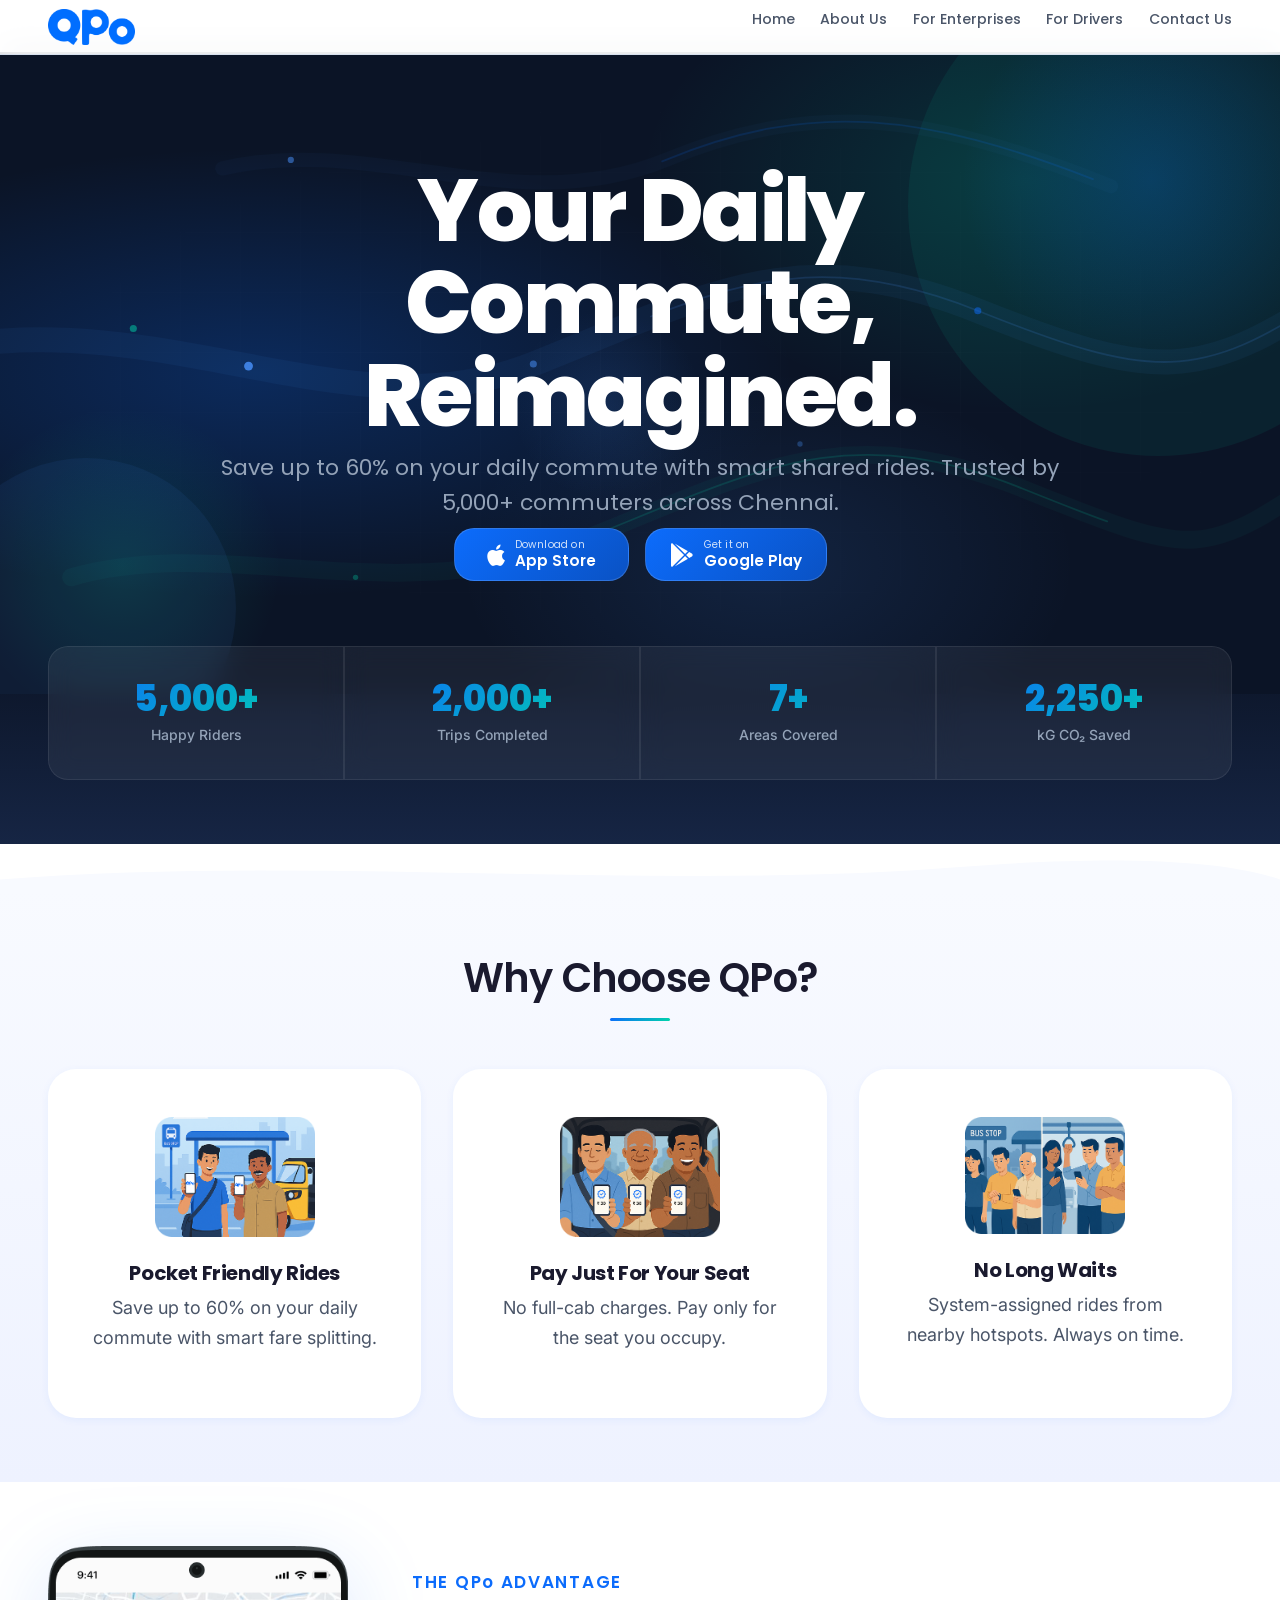
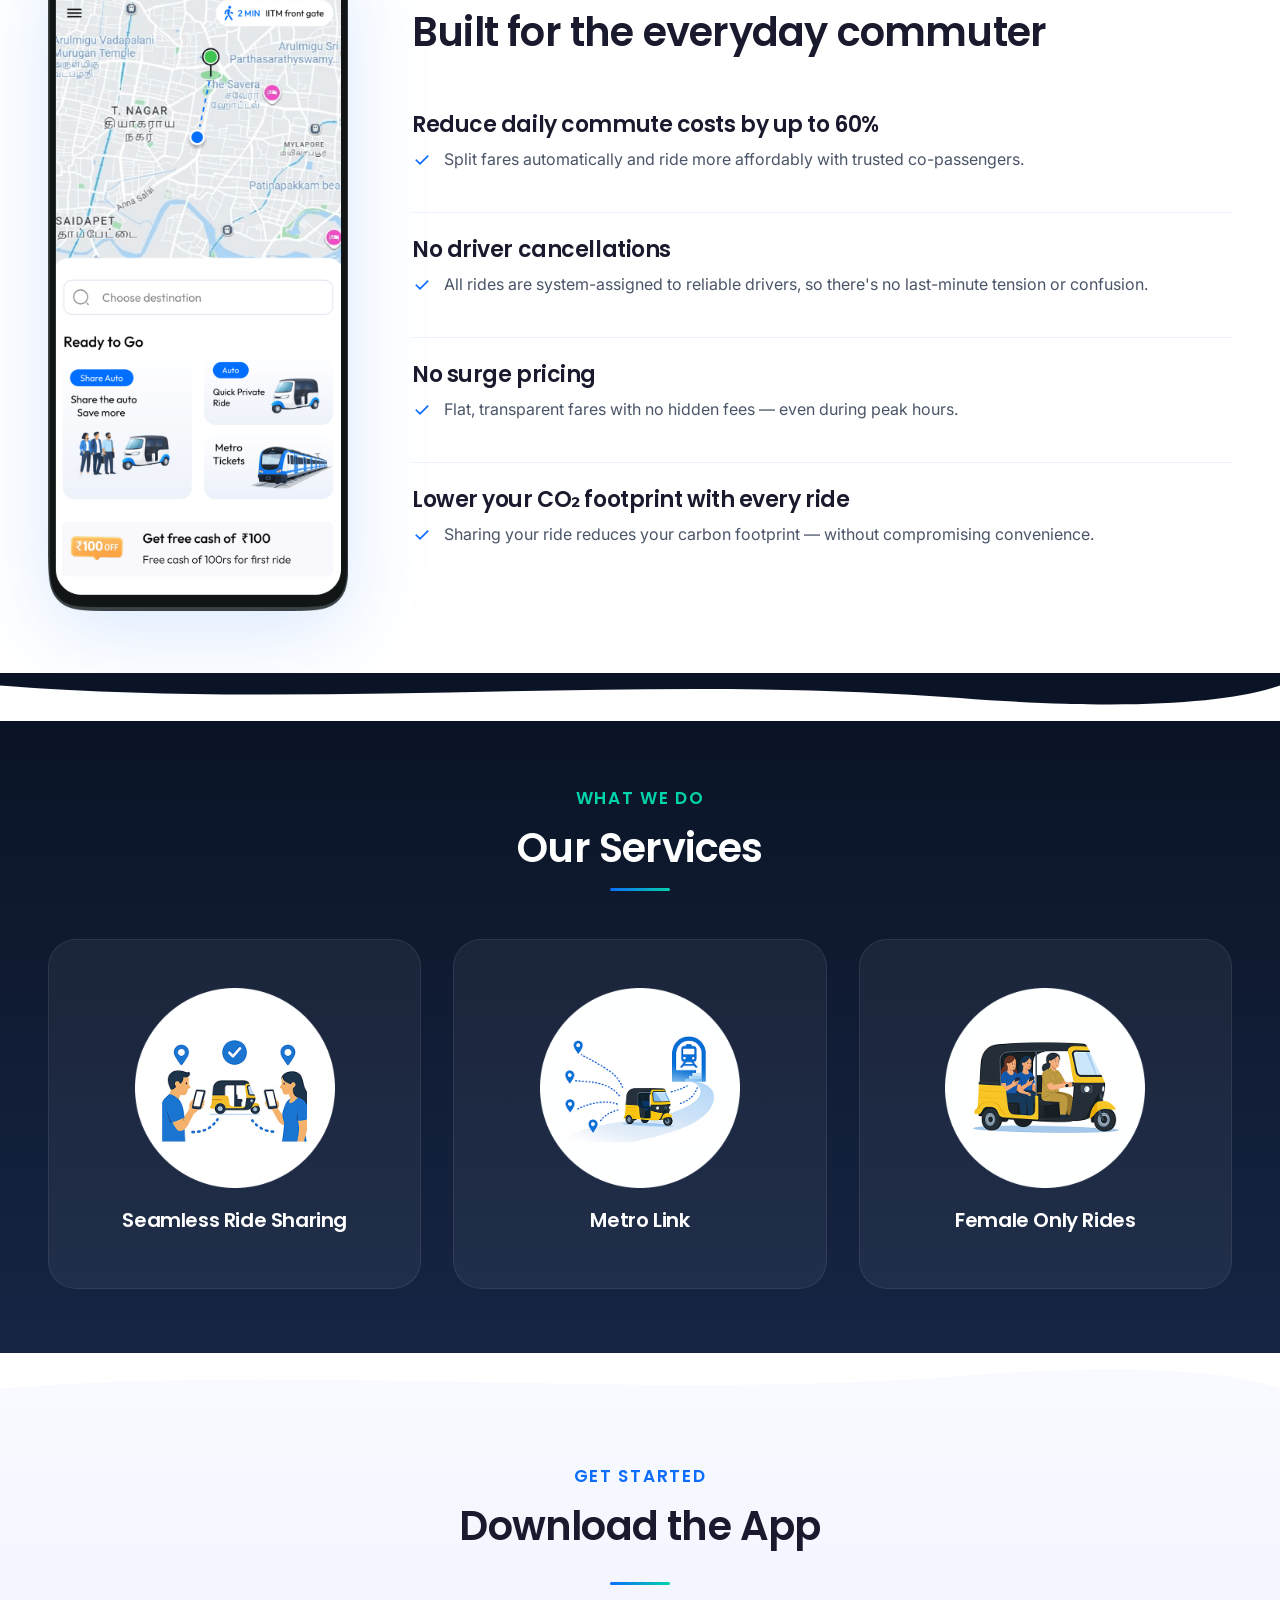
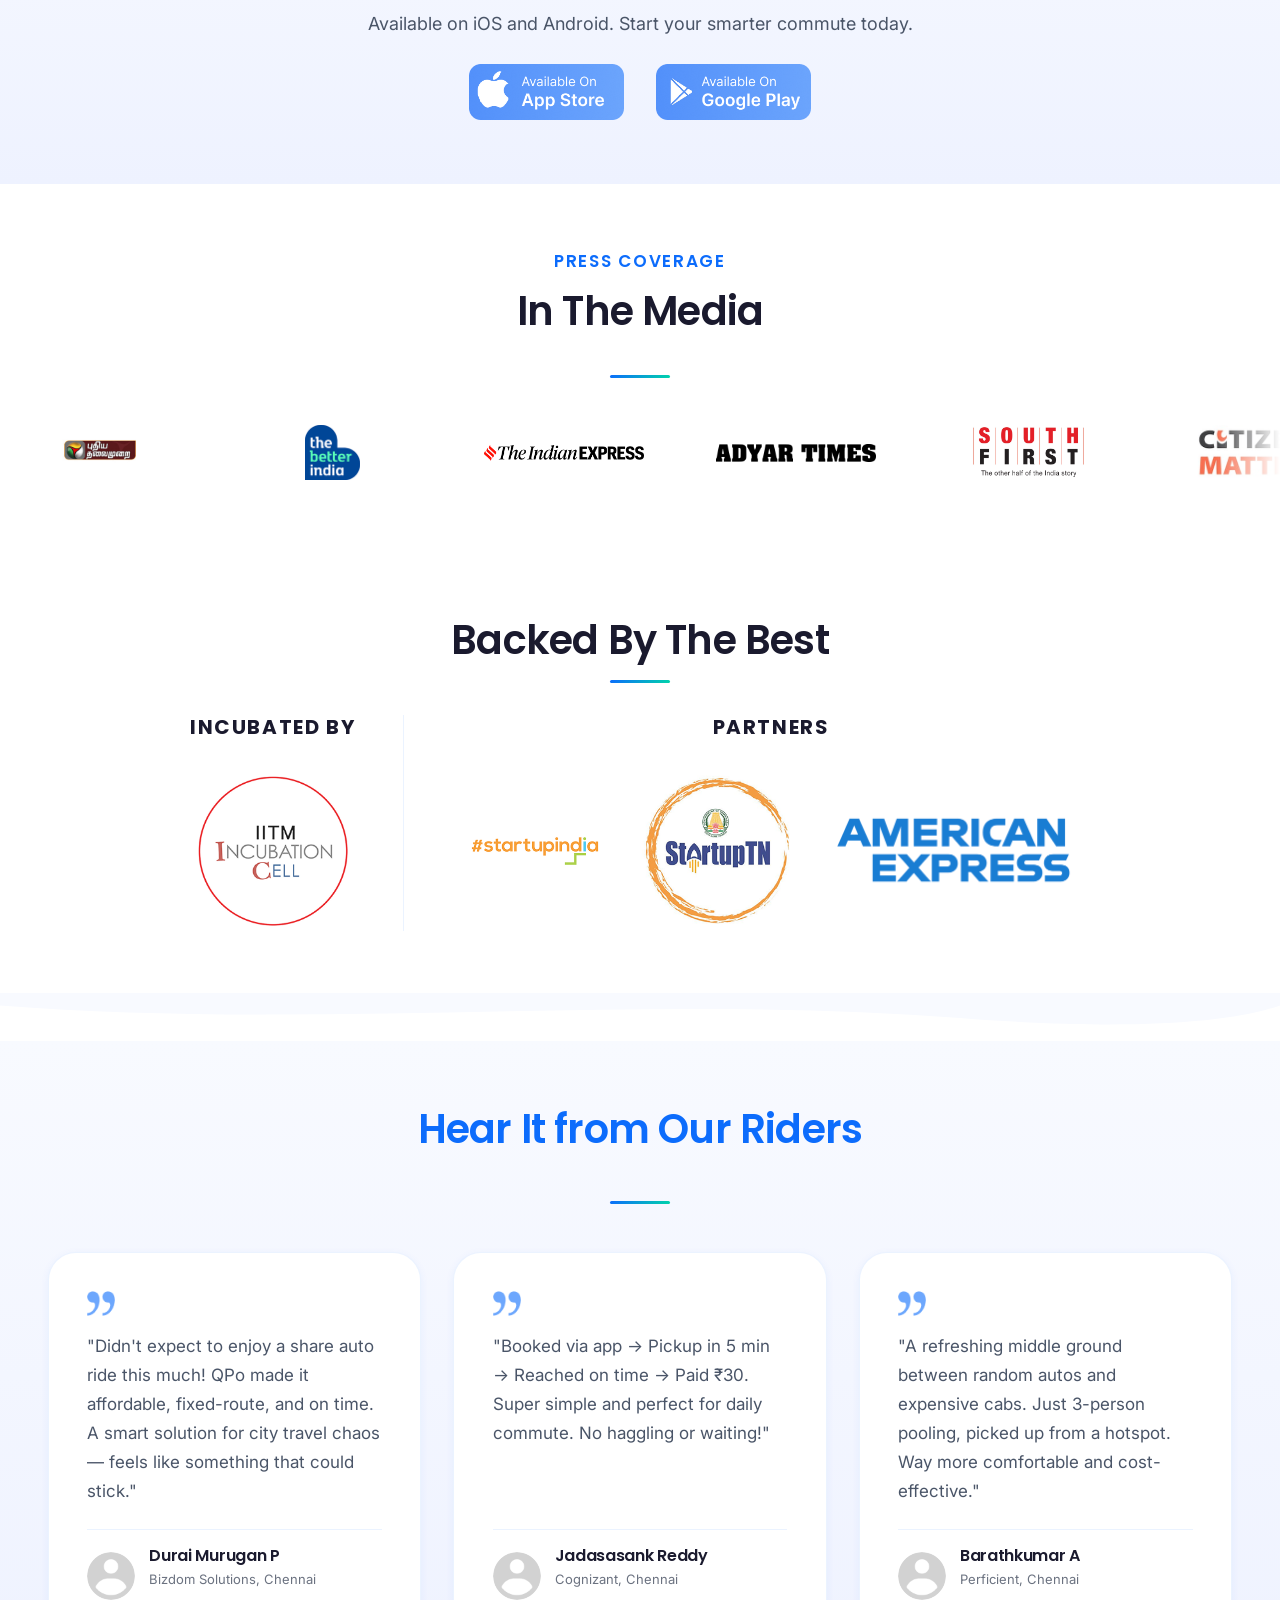
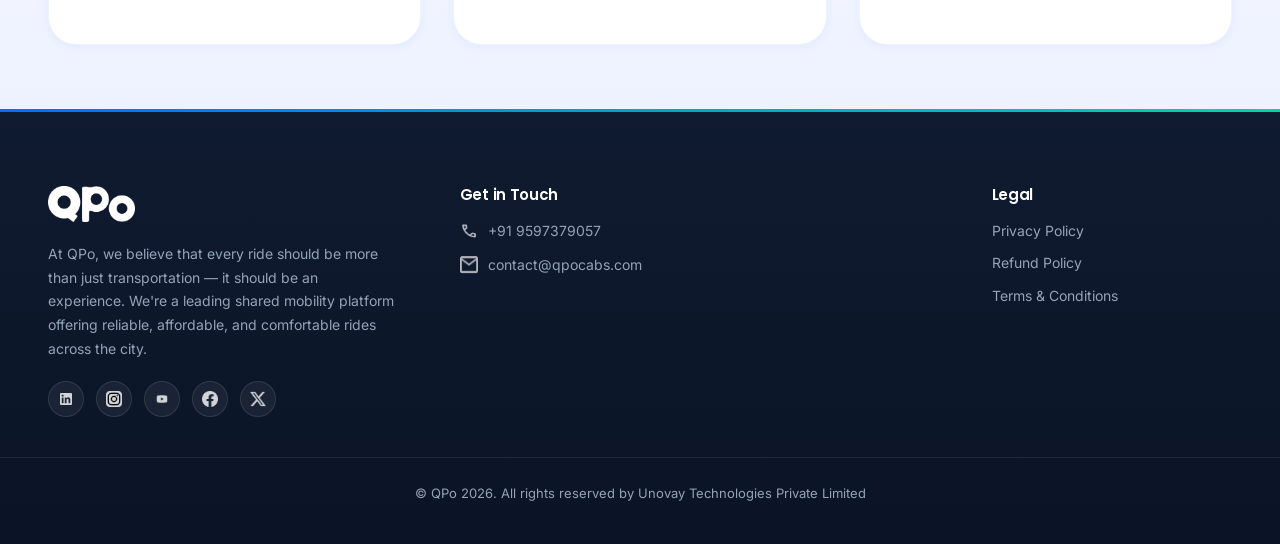
<file: contact-us.html>
<!DOCTYPE html>
<html lang="en">
<head>
    <meta charset="UTF-8">
    <meta http-equiv="refresh" content="0;url=index.html#footer">
    <title>Contact Us | QPo</title>
</head>
<body>
    <script>window.location.replace('index.html#footer');</script>
</body>
</html>
</file>
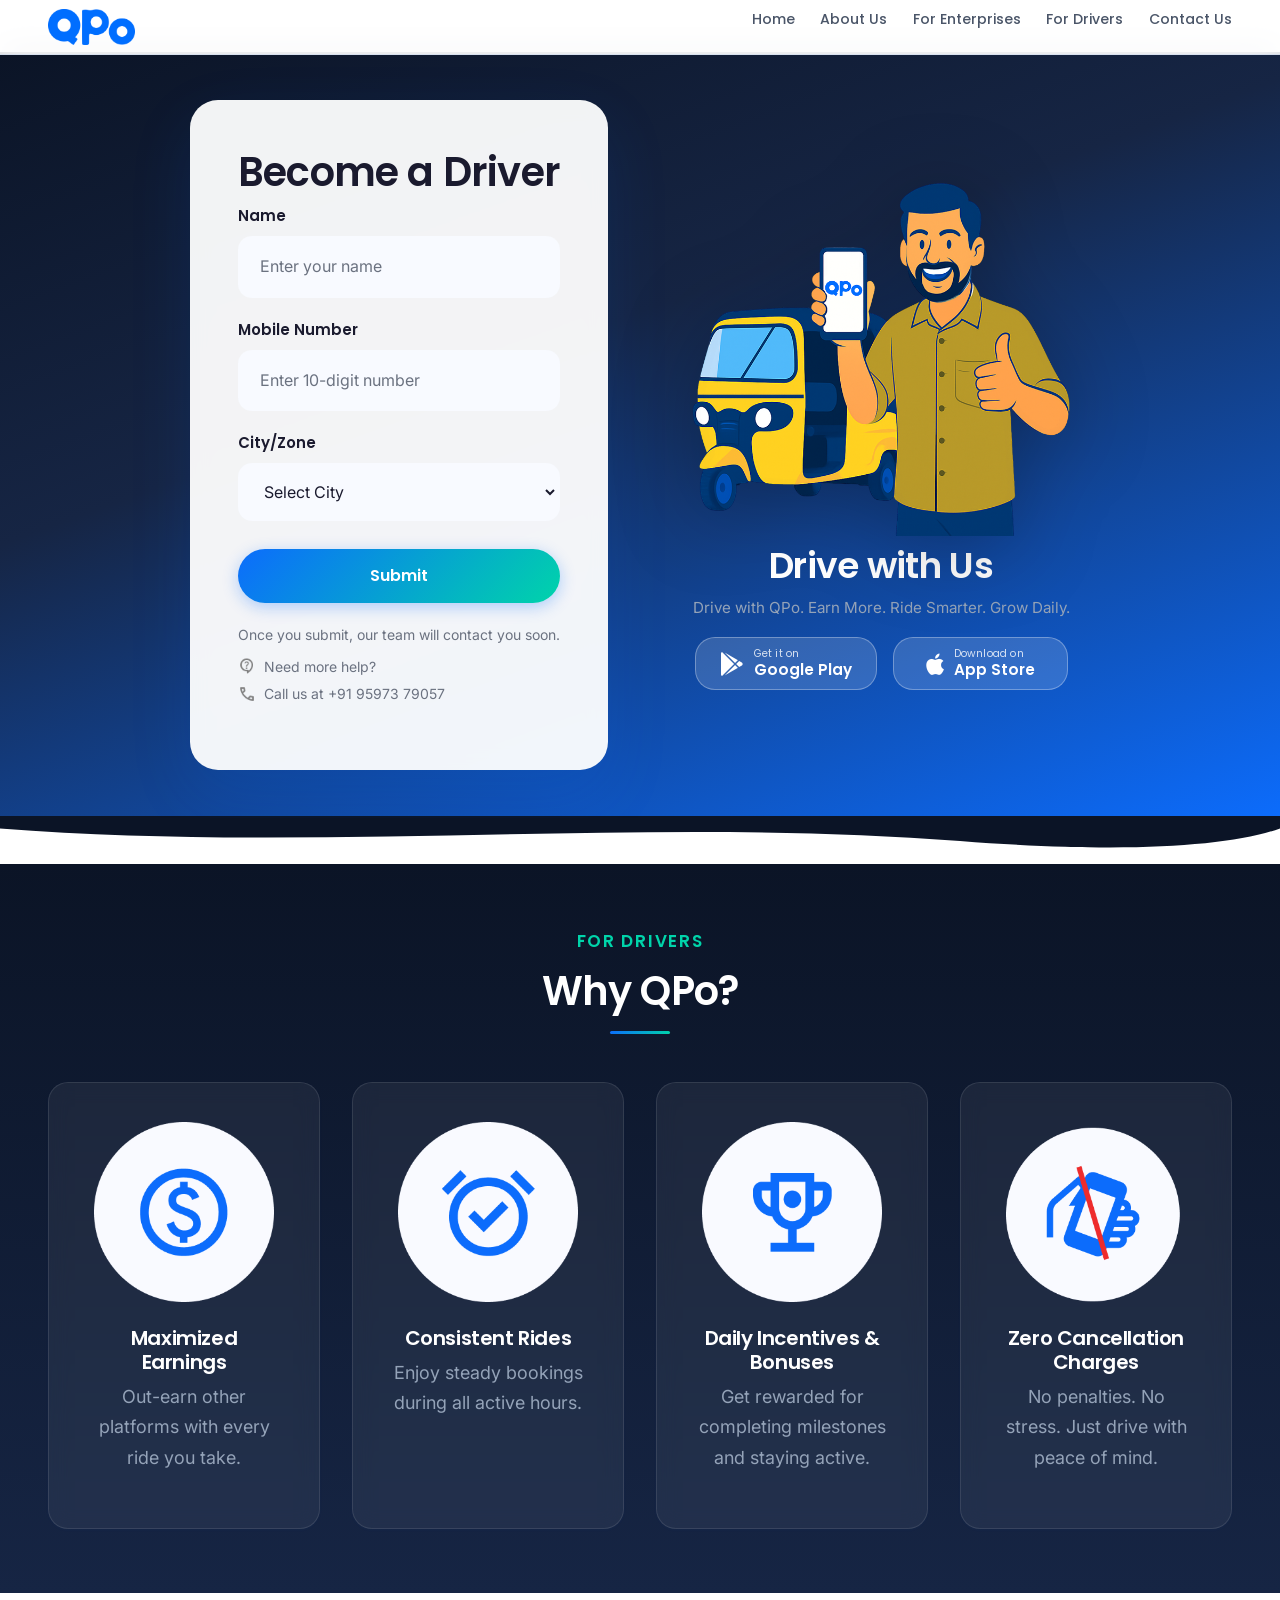
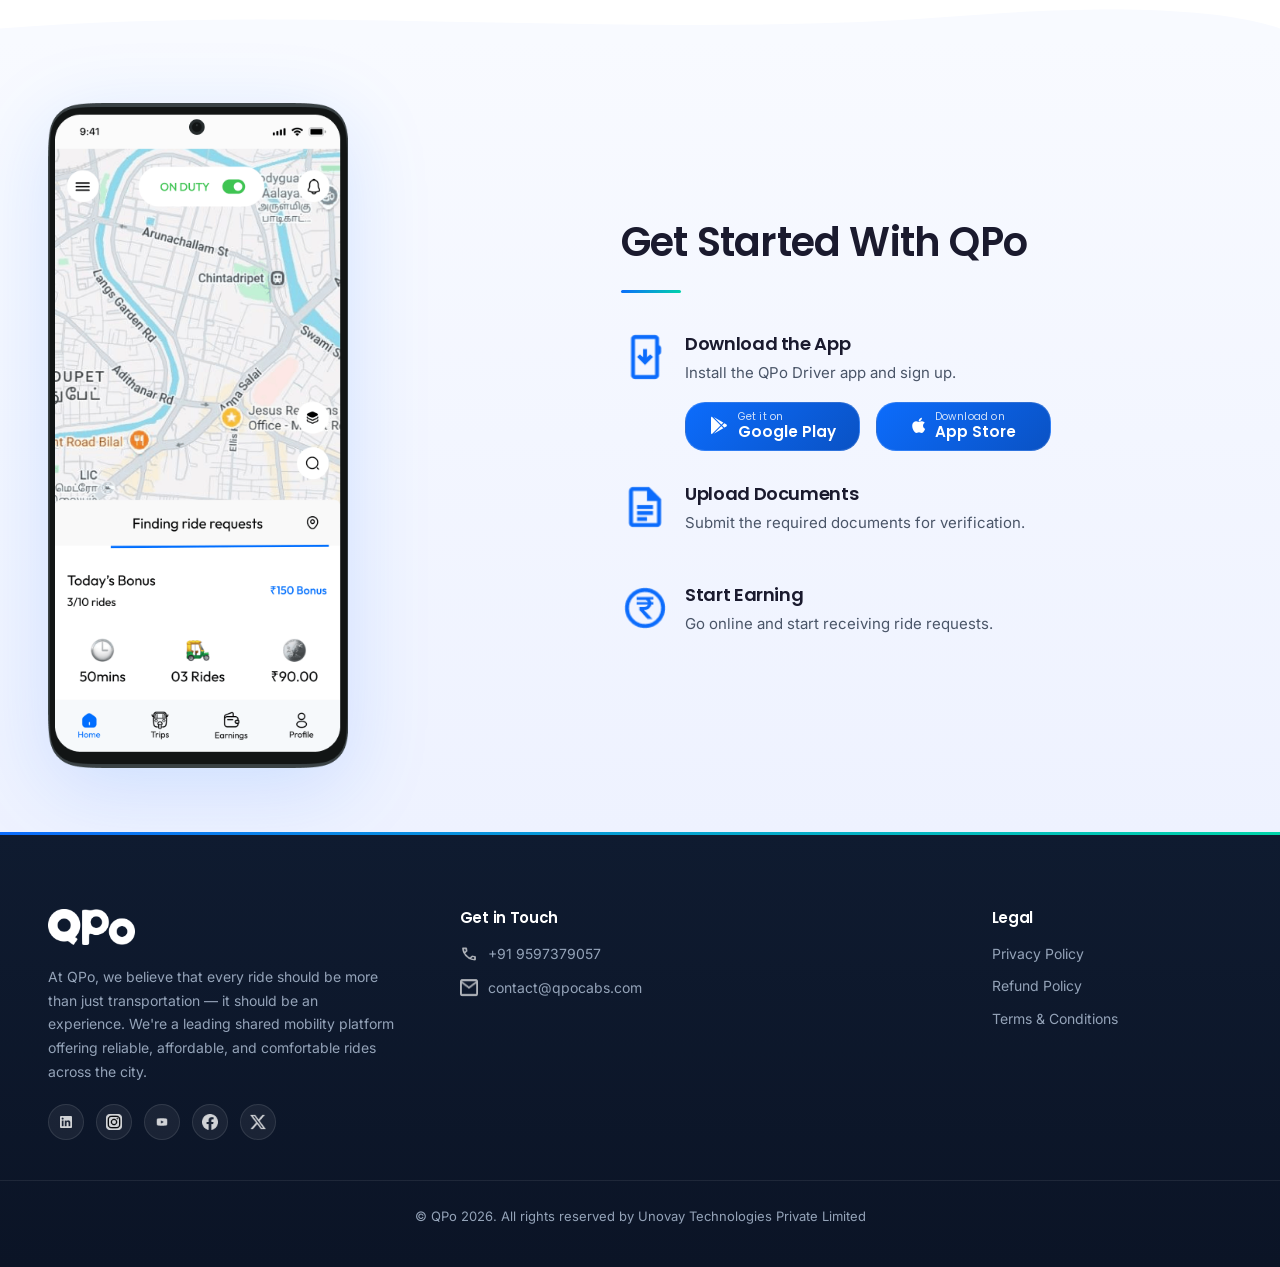
<file: for-drivers.html>
<!DOCTYPE html>
<html lang="en">
<head>
    <meta charset="UTF-8">
    <meta name="viewport" content="width=device-width, initial-scale=1.0">
    <title>For Drivers | QPo</title>
    <link rel="icon" href="/pictures/QPo new logos 2026/White in Blue QPo logo.png" type="image/png">
    <link rel="stylesheet" href="https://cdnjs.cloudflare.com/ajax/libs/font-awesome/5.15.4/css/all.min.css" />
    <link href="https://cdn.jsdelivr.net/npm/bootstrap@5.3.3/dist/css/bootstrap.min.css" rel="stylesheet">
    <link href="/main.css" rel="stylesheet">
</head>
<body>

    <!-- ═══ Header ═══ -->
    <header class="qpo-header">
        <div class="nav-container">
            <a href="/index.html" class="logo">
                <img src="/pictures/QPo new logos 2026/Blue original logo transparent.png" alt="QPo Logo" />
                <span>QPo</span>
            </a>
            <div id="menu-btn" class="fas fa-bars" aria-label="Toggle menu" tabindex="0" role="button"></div>
            <ul class="nav-links">
                <li><a href="/index.html">Home</a></li>
                <li><a href="/about-us.html">About Us</a></li>
                <li><a href="/For-enterprises.html">For Enterprises</a></li>
                <li><a href="/for-drivers.html" class="active">For Drivers</a></li>
                <li><a href="#footer" data-contact-link>Contact Us</a></li>
            </ul>
        </div>
    </header>
    <div class="header-spacer"></div>


    <!-- ═══ Driver Hero Section ═══ -->
    <section class="qpo-driver-hero">
<div class="qpo-hero-content" style="align-items:center;">
            <!-- Left: Form -->
            <div class="qpo-driver-form-wrapper animate-in">
                <h2>Become a Driver</h2>
                <form onsubmit="event.preventDefault(); submitData();">
                    <div class="qpo-form-group">
                        <label for="name">Name</label>
                        <input type="text" id="name" name="name" class="qpo-input" placeholder="Enter your name" required>
                    </div>
                    <div class="qpo-form-group">
                        <label for="mobile">Mobile Number</label>
                        <input type="tel" id="mobile" name="mobile" class="qpo-input" pattern="[6-9]{1}[0-9]{9}" maxlength="10" placeholder="Enter 10-digit number" required>
                    </div>
                    <div class="qpo-form-group">
                        <label for="city">City/Zone</label>
                        <select id="city" name="city" class="qpo-input">
                            <option value="">Select City</option>
                            <option value="Chennai">Chennai</option>
                        </select>
                    </div>
                    <button type="submit" class="qpo-btn qpo-btn--primary" style="width:100%;margin-top:0.5rem;">Submit</button>
                </form>
                <div style="margin-top:1.25rem;">
                    <p style="font-size:0.875rem;color:var(--color-text-muted);margin-bottom:0.5rem;">Once you submit, our team will contact you soon.</p>
                    <p style="font-size:0.875rem;color:var(--color-text-muted);display:flex;align-items:center;gap:0.5rem;margin-bottom:0.25rem;">
                        <img src="/pictures/contact_support.png" alt="help" style="width:18px;height:18px;"> Need more help?
                    </p>
                    <p style="font-size:0.875rem;color:var(--color-text-muted);display:flex;align-items:center;gap:0.5rem;">
                        <img src="/pictures/small-call.png" alt="phone" style="width:18px;height:18px;"> Call us at +91 95973 79057
                    </p>
                </div>
            </div>

            <!-- Right: Image + heading + app links -->
            <div class="qpo-hero-image animate-in animate-in-delay-1 qpo-driver-right-col">
                <img src="/pictures/New man with auto.png" alt="Driver with auto">
                <div style="text-align: center;">
                    <h2 style="color: var(--color-white); font-size: clamp(1.5rem, 3vw, 2.25rem); margin-bottom: 0.5rem;">Drive with Us</h2>
                    <p style="color: var(--color-text-on-dark-muted); font-size: 0.95rem; margin-bottom: 1rem;">Drive with QPo. Earn More. Ride Smarter. Grow Daily.</p>
                    <div class="qpo-hero-cta" style="justify-content: center;">
                        <a href="https://play.google.com/store/apps/details?id=com.qpocabs.qpopartner" class="qpo-store-btn qpo-store-btn--light">
                            <i class="fab fa-google-play"></i>
                            <span><small>Get it on</small>Google Play</span>
                        </a>
                        <a href="https://apps.apple.com/us/app/qpo-driver/id6740170498" class="qpo-store-btn qpo-store-btn--light">
                            <i class="fab fa-apple"></i>
                            <span><small>Download on</small>App Store</span>
                        </a>
                    </div>
                </div>
            </div>
        </div>
    </section>


    <!-- ═══ Wave Divider ═══ -->
    <div class="qpo-wave-divider qpo-wave-divider--flip">
        <svg viewBox="0 0 1440 80" fill="none" xmlns="http://www.w3.org/2000/svg" preserveAspectRatio="none">
            <path d="M0 60C360 20 720 80 1080 40C1260 20 1380 30 1440 60V80H0V60Z" fill="#0B1426"/>
        </svg>
    </div>


    <!-- ═══ Why QPo Section (Dark) ═══ -->
    <section class="qpo-section qpo-section--dark">
        <div class="qpo-container text-center">
            <span class="section-label section-label--light reveal">For Drivers</span>
            <h2 class="reveal">Why QPo?</h2>
            <div class="accent-line accent-line--center reveal"></div>

            <div class="qpo-feature-grid reveal-stagger" style="grid-template-columns: repeat(auto-fit, minmax(240px, 1fr));">
                <div class="qpo-feature-card qpo-glass-card reveal" style="background:rgba(255,255,255,0.06);border-color:rgba(255,255,255,0.1);">
                    <img src="/pictures/paid-lap.png" alt="Maximized Earnings">
                    <h3 style="color:var(--color-white);">Maximized Earnings</h3>
                    <p>Out-earn other platforms with every ride you take.</p>
                </div>
                <div class="qpo-feature-card qpo-glass-card reveal" style="background:rgba(255,255,255,0.06);border-color:rgba(255,255,255,0.1);">
                    <img src="/pictures/alarm-on-lap.png" alt="Consistent Rides">
                    <h3 style="color:var(--color-white);">Consistent Rides</h3>
                    <p>Enjoy steady bookings during all active hours.</p>
                </div>
                <div class="qpo-feature-card qpo-glass-card reveal" style="background:rgba(255,255,255,0.06);border-color:rgba(255,255,255,0.1);">
                    <img src="/pictures/rewarded-ads-lap.png" alt="Daily Incentives & Bonuses">
                    <h3 style="color:var(--color-white);">Daily Incentives &amp; Bonuses</h3>
                    <p>Get rewarded for completing milestones and staying active.</p>
                </div>
                <div class="qpo-feature-card qpo-glass-card reveal" style="background:rgba(255,255,255,0.06);border-color:rgba(255,255,255,0.1);">
                    <img src="/pictures/phone-silent-lap.png" alt="Zero Cancellation Charges">
                    <h3 style="color:var(--color-white);">Zero Cancellation Charges</h3>
                    <p>No penalties. No stress. Just drive with peace of mind.</p>
                </div>
            </div>
        </div>
    </section>


    <!-- ═══ Wave Divider ═══ -->
    <div class="qpo-wave-divider">
        <svg viewBox="0 0 1440 80" fill="none" xmlns="http://www.w3.org/2000/svg" preserveAspectRatio="none">
            <path d="M0 60C360 20 720 80 1080 40C1260 20 1380 30 1440 60V80H0V60Z" fill="#F8FAFF"/>
        </svg>
    </div>


    <!-- ═══ Get Started Section ═══ -->
    <section class="qpo-section qpo-section--surface">
        <div class="qpo-container">
            <div style="display:grid;grid-template-columns:1fr 1.2fr;gap:clamp(2rem,5vw,4rem);align-items:center;">
                <!-- Phone image -->
                <div class="reveal" style="text-align:center;">
                    <img src="/pictures/Driver phone.png" alt="QPo Driver App" style="max-width:300px;width:100%;filter:drop-shadow(0 20px 40px rgba(12,108,252,0.15));">
                </div>

                <!-- Steps -->
                <div>
                    <h2 class="reveal">Get Started With QPo</h2>
                    <div class="accent-line reveal"></div>

                    <div class="qpo-steps reveal-stagger" style="grid-template-columns:1fr;margin-top:2rem;">
                        <div class="qpo-step reveal">
                            <img src="/pictures/mobile_arrow_down.png" alt="Download" class="qpo-step-icon">
                            <div>
                                <h3>Download the App</h3>
                                <p>Install the QPo Driver app and sign up.</p>
                                <div class="qpo-hero-cta" style="margin-top: 0.75rem;">
                                    <a href="https://play.google.com/store/apps/details?id=com.qpocabs.qpopartner" class="qpo-store-btn" style="font-size: 0.8rem; padding: 0.5rem 1rem;">
                                        <i class="fab fa-google-play" style="font-size: 1.1rem;"></i>
                                        <span><small>Get it on</small>Google Play</span>
                                    </a>
                                    <a href="https://apps.apple.com/us/app/qpo-driver/id6740170498" class="qpo-store-btn" style="font-size: 0.8rem; padding: 0.5rem 1rem;">
                                        <i class="fab fa-apple" style="font-size: 1.1rem;"></i>
                                        <span><small>Download on</small>App Store</span>
                                    </a>
                                </div>
                            </div>
                        </div>
                        <div class="qpo-step reveal">
                            <img src="/pictures/docs.png" alt="Documents" class="qpo-step-icon">
                            <div>
                                <h3>Upload Documents</h3>
                                <p>Submit the required documents for verification.</p>
                            </div>
                        </div>
                        <div class="qpo-step reveal">
                            <img src="/pictures/currency_rupee_circle.png" alt="Earn" class="qpo-step-icon">
                            <div>
                                <h3>Start Earning</h3>
                                <p>Go online and start receiving ride requests.</p>
                            </div>
                        </div>
                    </div>
                </div>
            </div>
        </div>
    </section>


    <!-- ═══ Footer ═══ -->
    <footer class="qpo-footer" id="footer">
        <div class="qpo-footer-content">
            <div class="qpo-footer-brand">
                <div class="logo">
                    <img src="/pictures/QPo new logos 2026/White original QPo logo transparent.png" alt="QPo Logo">
                    <span>QPo</span>
                </div>
                <p>At QPo, we believe that every ride should be more than just transportation — it should be an experience. We're a leading shared mobility platform offering reliable, affordable, and comfortable rides across the city.</p>
                <div class="qpo-footer-social">
                    <a href="https://www.linkedin.com/company/qpo-cabs/"><img src="/pictures/linkedin.png" alt="LinkedIn"></a>
                    <a href="https://www.instagram.com/qpo.app/"><img src="/pictures/instagram.png" alt="Instagram"></a>
                    <a href="https://www.youtube.com/@QPo_Cabs"><img src="/pictures/youtube.png" alt="YouTube"></a>
                    <a href="https://www.facebook.com/qpocabs"><img src="/pictures/facebook.png" alt="Facebook"></a>
                    <a href="https://x.com/qpo_cabs"><img src="/pictures/twitter.png" alt="X / Twitter"></a>
                </div>
            </div>

            <div class="qpo-footer-contact">
                <h4>Get in Touch</h4>
                <div class="qpo-footer-contact-item">
                    <img src="/pictures/call.png" alt="Phone">
                    <span>+91 9597379057</span>
                </div>
                <div class="qpo-footer-contact-item">
                    <img src="/pictures/mail.png" alt="Email">
                    <span>contact@qpocabs.com</span>
                </div>
            </div>

            <div class="qpo-footer-links">
                <h4>Legal</h4>
                <a href="/policy.html">Privacy Policy</a>
                <a href="/refund_policy.html">Refund Policy</a>
                <a href="/tandc.html">Terms & Conditions</a>
            </div>
        </div>

        <div class="qpo-footer-bottom">
            <p>&copy; QPo 2026. All rights reserved by Unovay Technologies Private Limited</p>
        </div>
    </footer>


    <script src="https://cdn.jsdelivr.net/npm/bootstrap@5.3.3/dist/js/bootstrap.bundle.min.js"></script>
    <script src="/animations.js"></script>
    <script>
    function submitData() {
        const name = document.getElementById("name").value;
        const mobile = document.getElementById("mobile").value;
        const city = document.getElementById("city").value;

        fetch("http://localhost:3000/send", {
            method: "POST",
            headers: { "Content-Type": "application/json" },
            body: JSON.stringify({ name, mobile, city })
        })
        .then(res => res.text())
        .then(msg => alert(msg))
        .catch(err => alert("Error: " + err.message));
    }
    </script>

</body>
</html>
</file>
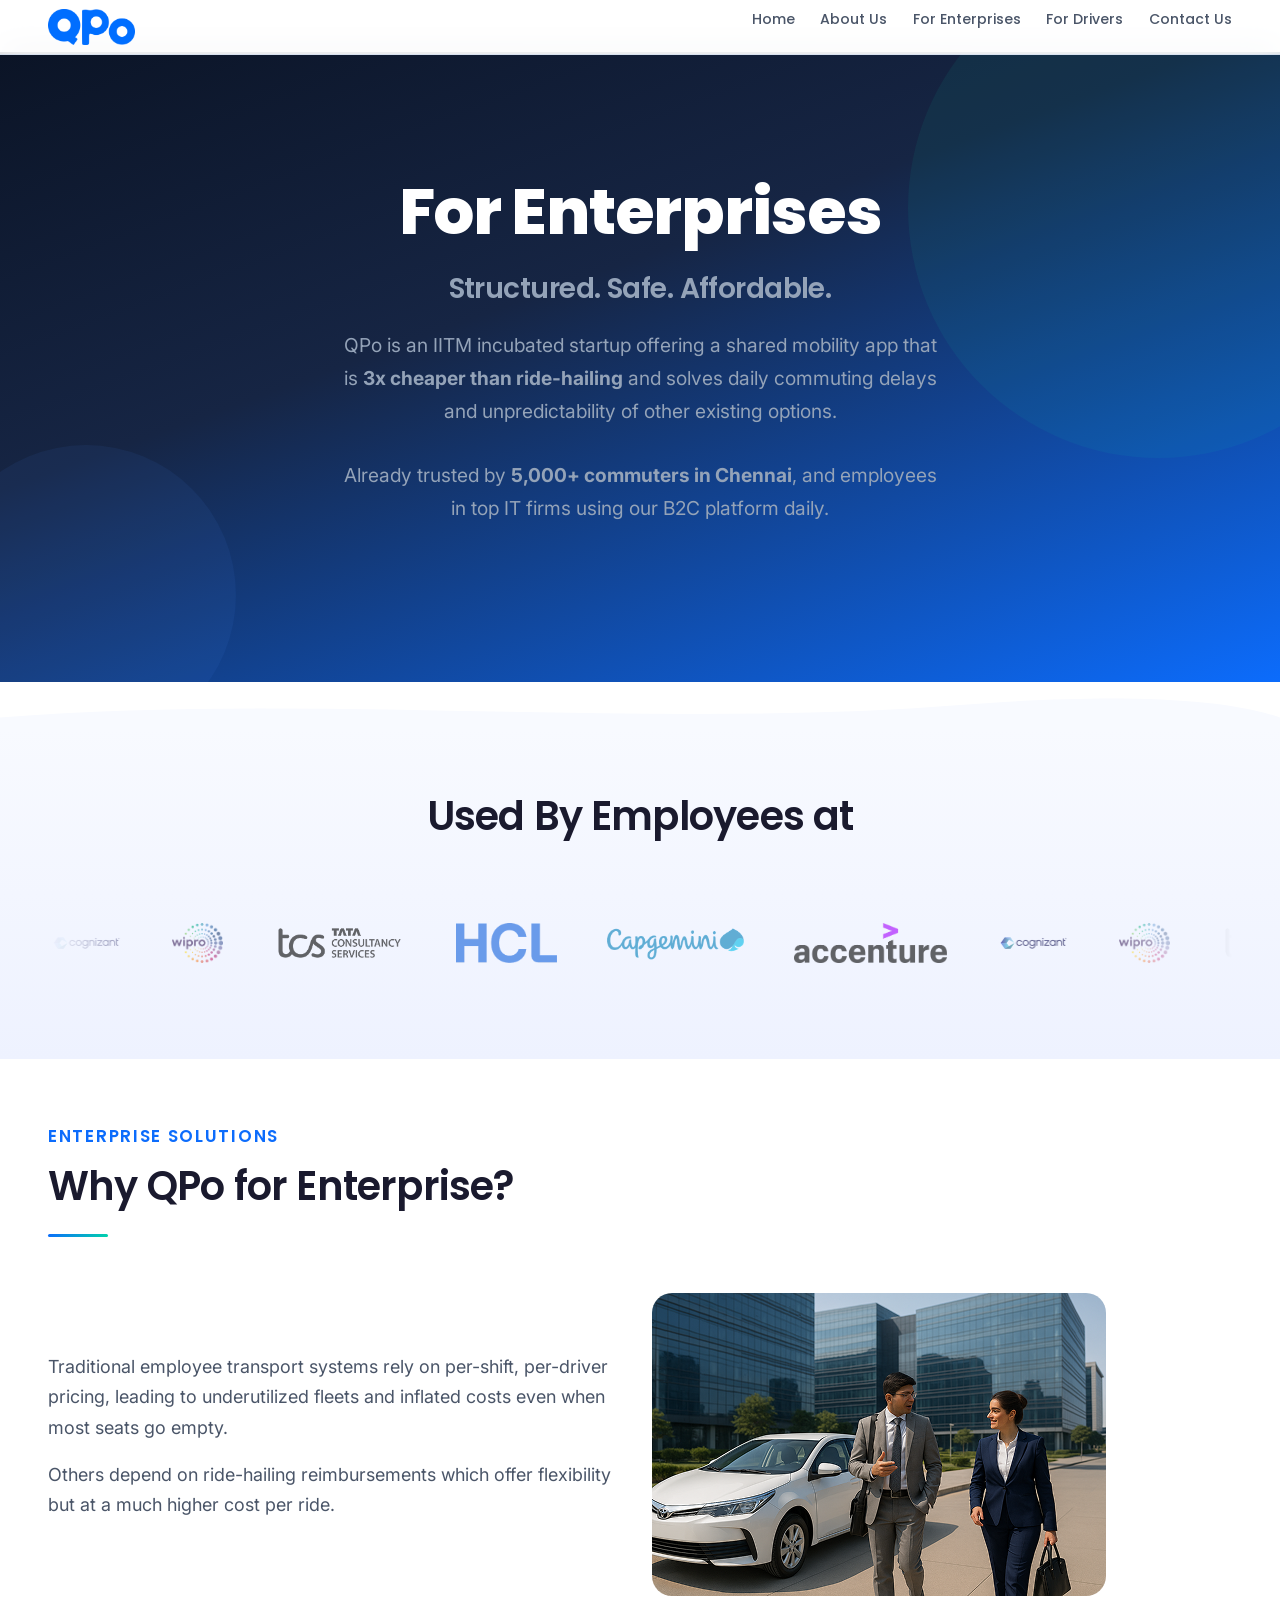
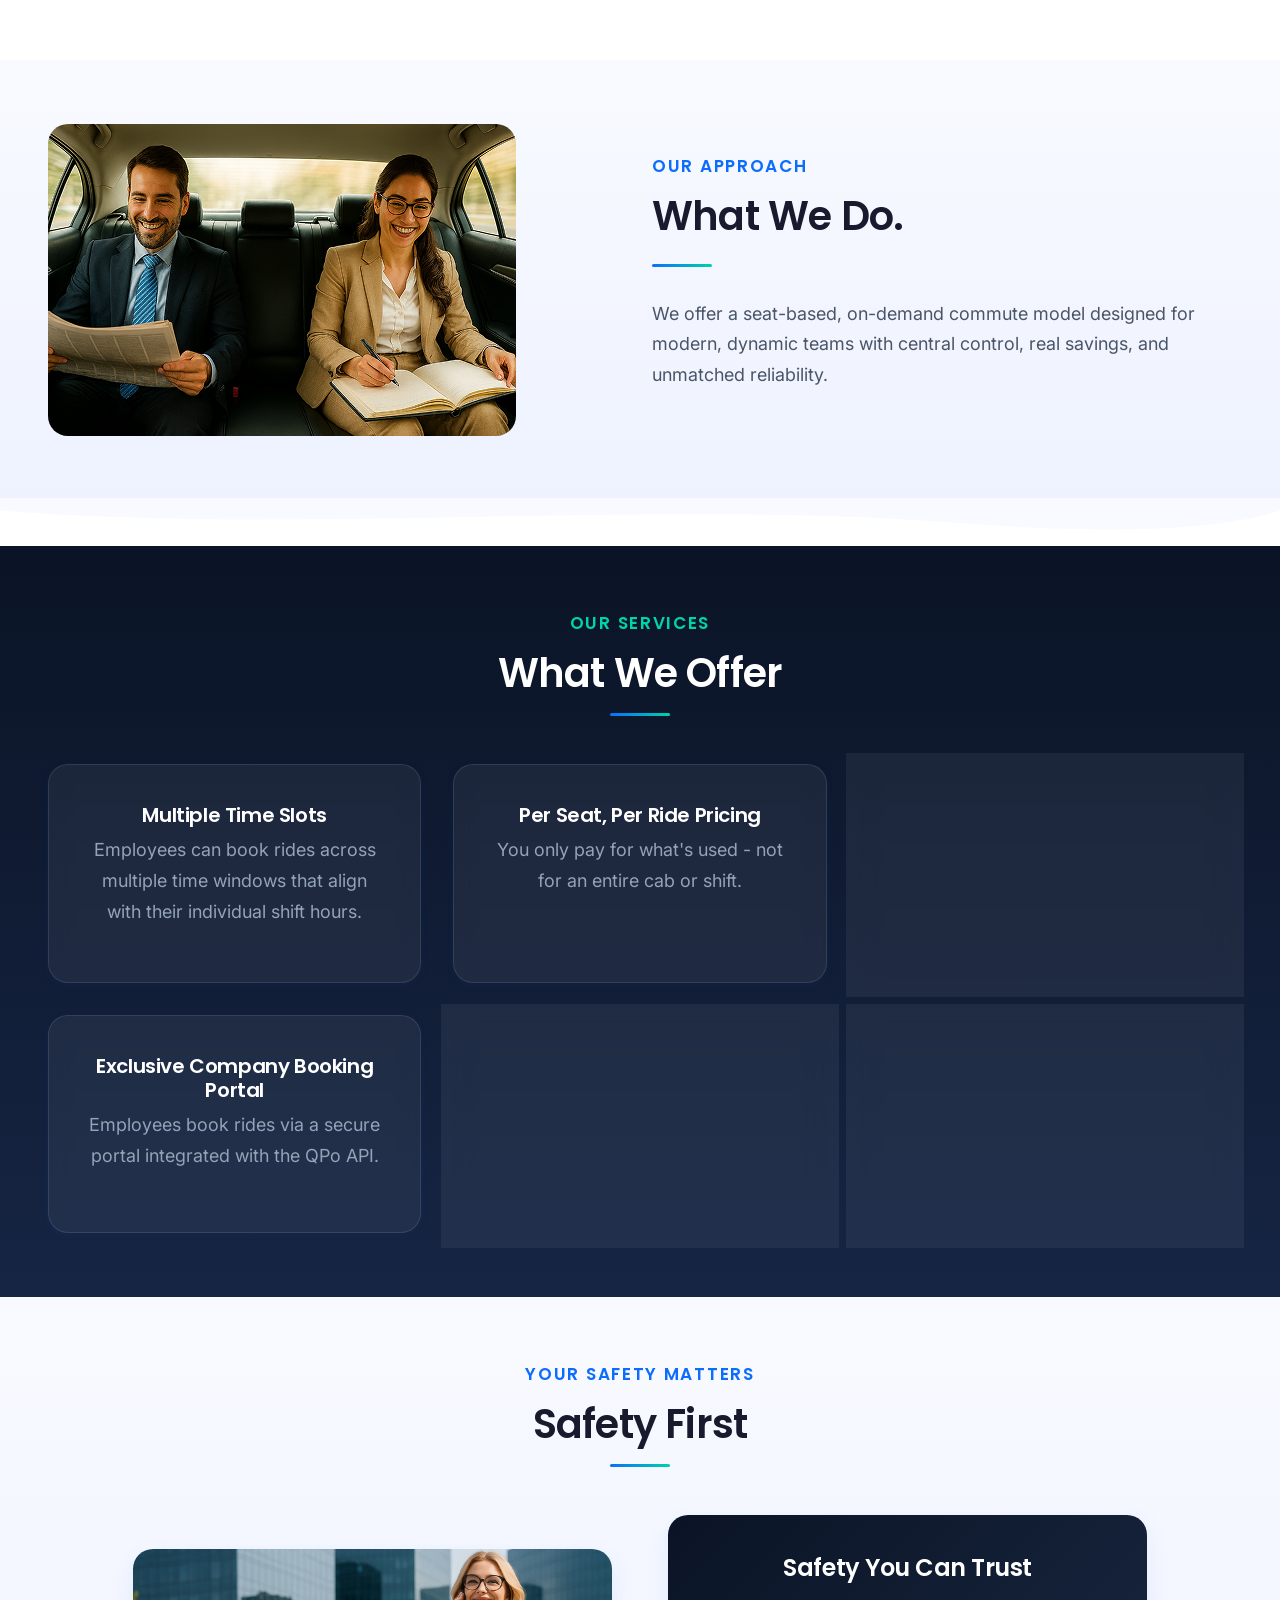
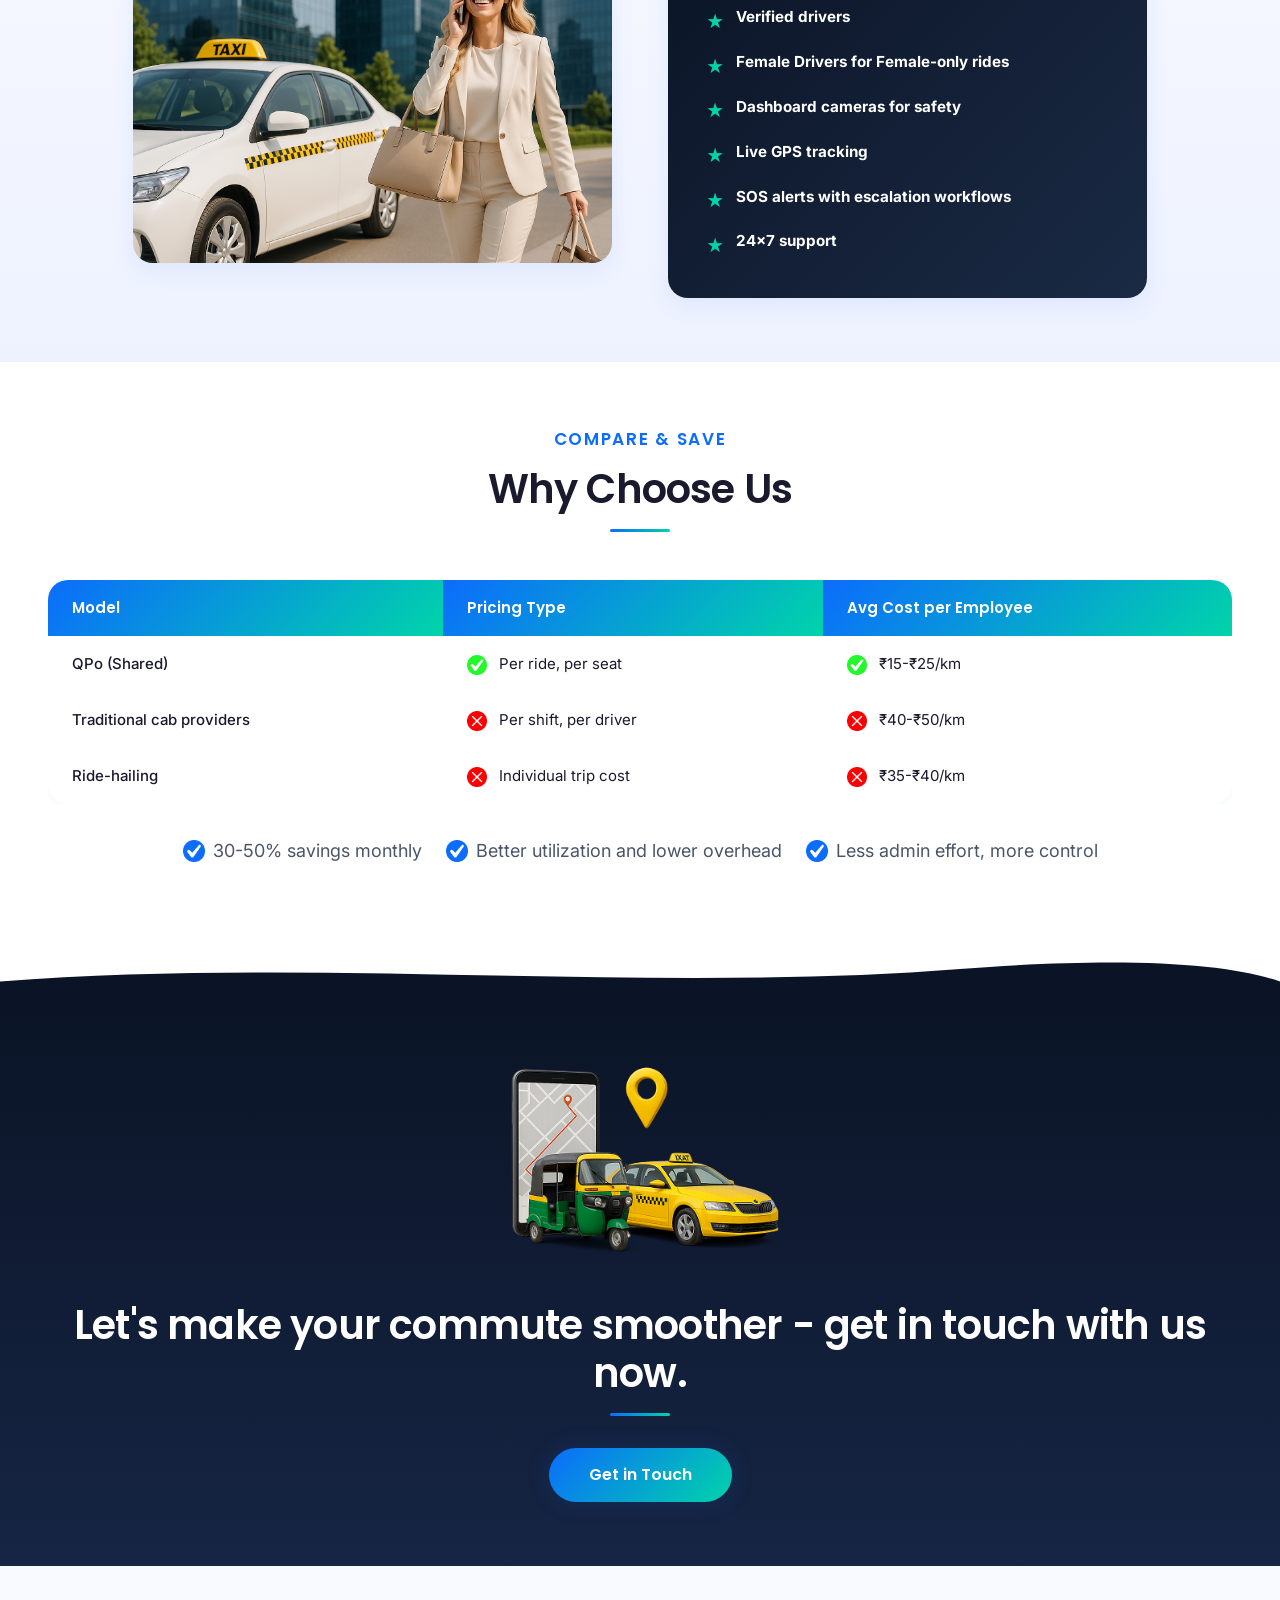
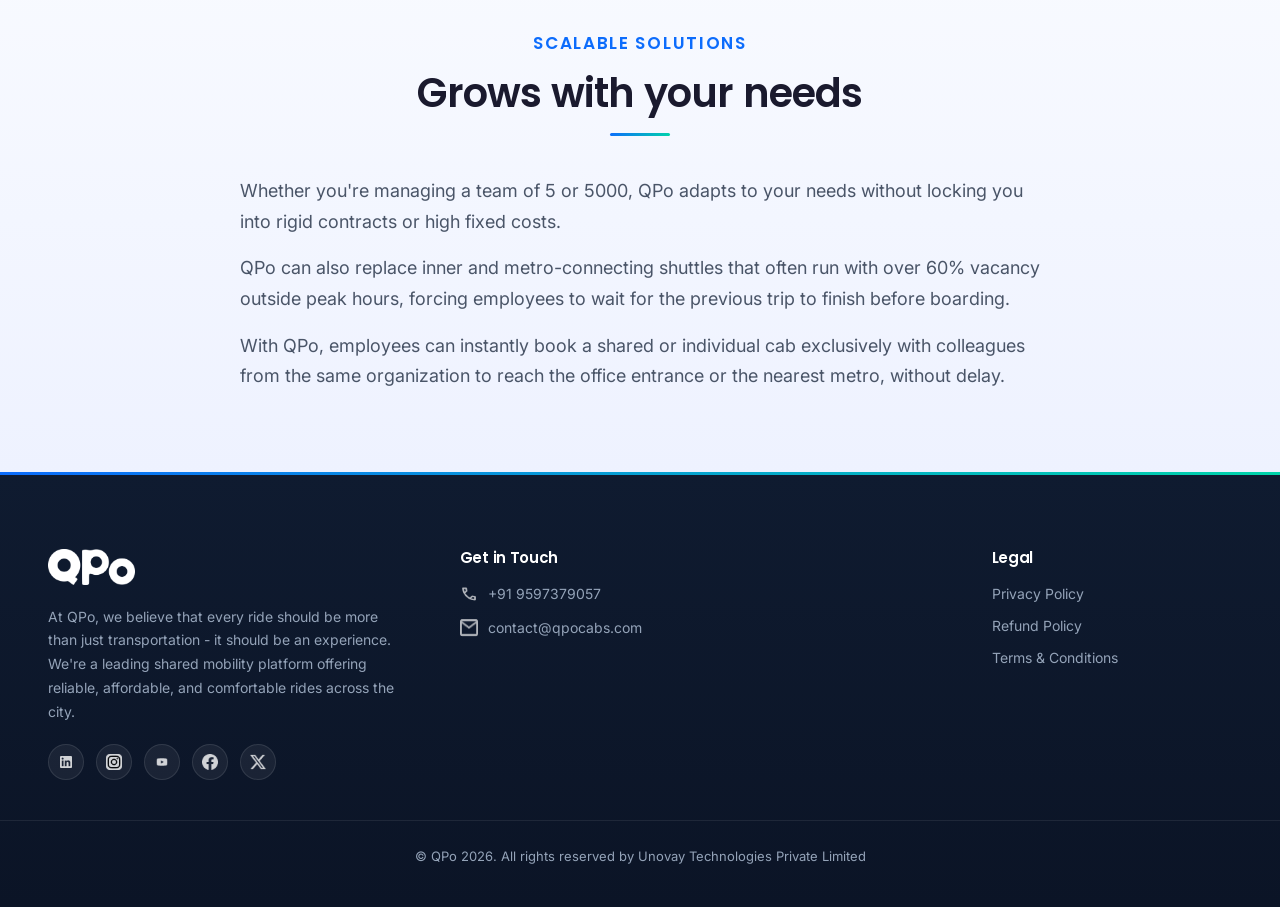
<file: For-enterprises.html>
<!DOCTYPE html>
<html lang="en">
<head>
    <meta charset="UTF-8">
    <meta name="viewport" content="width=device-width, initial-scale=1.0">
    <title>For Enterprises | QPo</title>
    <link rel="icon" href="/pictures/QPo new logos 2026/White in Blue QPo logo.png" type="image/png">
    <link rel="stylesheet" href="https://cdnjs.cloudflare.com/ajax/libs/font-awesome/5.15.4/css/all.min.css" />
    <link href="https://cdn.jsdelivr.net/npm/bootstrap@5.3.3/dist/css/bootstrap.min.css" rel="stylesheet">
    <link href="/main.css" rel="stylesheet">
</head>
<body>

    <!-- ═══ Header ═══ -->
    <header class="qpo-header">
        <div class="nav-container">
            <a href="/index.html" class="logo">
                <img src="/pictures/QPo new logos 2026/Blue original logo transparent.png" alt="QPo Logo" />
                <span>QPo</span>
            </a>
            <div id="menu-btn" class="fas fa-bars" aria-label="Toggle menu" tabindex="0" role="button"></div>
            <ul class="nav-links">
                <li><a href="/index.html">Home</a></li>
                <li><a href="/about-us.html">About Us</a></li>
                <li><a href="/For-enterprises.html" class="active">For Enterprises</a></li>
                <li><a href="/for-drivers.html">For Drivers</a></li>
                <li><a href="#footer" data-contact-link>Contact Us</a></li>
            </ul>
        </div>
    </header>
    <div class="header-spacer"></div>


    <!-- ═══ Hero Section ═══ -->
    <section class="qpo-hero">
        <div class="qpo-hero-content" style="grid-template-columns: 1fr; text-align: center; max-width: 800px; margin: 0 auto;">
            <div class="qpo-hero-text animate-in" style="text-align: center;">
                <h1>For Enterprises</h1>
                <h3 class="highlight" style="margin-bottom: 1.5rem; color: var(--color-text-on-dark-muted);">Structured. Safe. Affordable.</h3>
                <p style="margin-left: auto; margin-right: auto; max-width: 600px;">
                    QPo is an IITM incubated startup offering a shared mobility app that is
                    <strong>3x cheaper than ride-hailing</strong> and solves daily commuting delays and
                    unpredictability of other existing options.
                </p>
                <p style="margin-top: 1rem; margin-left: auto; margin-right: auto; max-width: 600px;">
                    Already trusted by <strong>5,000+ commuters in Chennai</strong>, and employees in top IT firms
                    using our B2C platform daily.
                </p>
            </div>
        </div>
    </section>


    <!-- ═══ Wave Divider ═══ -->
    <div class="qpo-wave-divider">
        <svg viewBox="0 0 1440 80" fill="none" xmlns="http://www.w3.org/2000/svg" preserveAspectRatio="none">
            <path d="M0 60C360 20 720 80 1080 40C1260 20 1380 30 1440 60V80H0V60Z" fill="#F8FAFF"/>
        </svg>
    </div>


    <!-- ═══ Logo Scroll -Used By Employees At ═══ -->
    <section class="qpo-section qpo-section--surface">
        <div class="qpo-container text-center">
            <h2 class="reveal">Used By Employees at</h2>
            <div class="accent-line accent-line--center reveal"></div>

            <div class="qpo-logo-scroll" style="margin-top: 2rem;">
                <div class="qpo-logo-scroll-track">
                    <img src="/pictures/cognizant.png" alt="Cognizant">
                    <img src="/pictures/wipro.png" alt="Wipro">
                    <img src="/pictures/TCS.png" alt="TCS">
                    <img src="/pictures/HCL.png" alt="HCL">
                    <img src="/pictures/Capegemini.png" alt="Capgemini">
                    <img src="/pictures/Accenture.png" alt="Accenture">
                    <!-- Duplicate for seamless loop -->
                    <img src="/pictures/cognizant.png" alt="Cognizant">
                    <img src="/pictures/wipro.png" alt="Wipro">
                    <img src="/pictures/TCS.png" alt="TCS">
                    <img src="/pictures/HCL.png" alt="HCL">
                    <img src="/pictures/Capegemini.png" alt="Capgemini">
                    <img src="/pictures/Accenture.png" alt="Accenture">
                </div>
            </div>
        </div>
    </section>


    <!-- ═══ Why QPo for Enterprise ═══ -->
    <section class="qpo-section">
        <div class="qpo-container">
            <span class="section-label reveal">Enterprise Solutions</span>
            <h2 class="reveal">Why QPo for Enterprise?</h2>
            <div class="accent-line reveal"></div>

            <div class="row align-items-center" style="margin-top: 3rem;">
                <div class="col-lg-6 reveal">
                    <p>
                        Traditional employee transport systems rely on per-shift, per-driver pricing,
                        leading to underutilized fleets and inflated costs even when most seats go empty.
                    </p>
                    <p style="margin-top: 1rem;">
                        Others depend on ride-hailing reimbursements which offer flexibility
                        but at a much higher cost per ride.
                    </p>
                </div>
                <div class="col-lg-6 text-center reveal">
                    <img src="/pictures/right1.png" alt="Employees walking near company car" style="max-width: 100%; border-radius: var(--radius-lg);">
                </div>
            </div>
        </div>
    </section>


    <!-- ═══ What We Do ═══ -->
    <section class="qpo-section qpo-section--surface">
        <div class="qpo-container">
            <div class="row align-items-center">
                <div class="col-lg-6 order-lg-1 order-2 text-center reveal">
                    <img src="/pictures/left2.png" alt="Employees sitting inside a cab" style="max-width: 100%; border-radius: var(--radius-lg);">
                </div>
                <div class="col-lg-6 order-lg-2 order-1 reveal">
                    <span class="section-label">Our Approach</span>
                    <h2>What We Do.</h2>
                    <div class="accent-line" style="margin-bottom: 1.5rem;"></div>
                    <p>
                        We offer a seat-based, on-demand commute model designed for modern,
                        dynamic teams with central control, real savings, and unmatched reliability.
                    </p>
                </div>
            </div>
        </div>
    </section>


    <!-- ═══ Wave Divider ═══ -->
    <div class="qpo-wave-divider qpo-wave-divider--flip">
        <svg viewBox="0 0 1440 80" fill="none" xmlns="http://www.w3.org/2000/svg" preserveAspectRatio="none">
            <path d="M0 60C360 20 720 80 1080 40C1260 20 1380 30 1440 60V80H0V60Z" fill="#F8FAFF"/>
        </svg>
    </div>


    <!-- ═══ What We Offer ═══ -->
    <section class="qpo-section qpo-section--dark">
        <div class="qpo-container text-center">
            <span class="section-label section-label--light reveal">Our Services</span>
            <h2 class="reveal">What We Offer</h2>
            <div class="accent-line accent-line--center reveal"></div>

            <div class="qpo-feature-grid" style="margin-top: 3rem;">
                <div class="qpo-glass-card reveal">
                    <h4>Multiple Time Slots</h4>
                    <p>Employees can book rides across multiple time windows that align with their individual shift hours.</p>
                </div>

                <div class="qpo-glass-card reveal">
                    <h4>Per Seat, Per Ride Pricing</h4>
                    <p>You only pay for what's used - not for an entire cab or shift.</p>
                </div>

                <div class="qpo-glass-card reveal">
                    <h4>Flexible Shift Windows</h4>
                    <p>Morning, evening, or late night - customize slots to match your business hours.</p>
                </div>

                <div class="qpo-glass-card reveal">
                    <h4>Exclusive Company Booking Portal</h4>
                    <p>Employees book rides via a secure portal integrated with the QPo API.</p>
                </div>

                <div class="qpo-glass-card reveal">
                    <h4>Verified Employees Only</h4>
                    <p>Each ride is matched exclusively with your employees - no outsiders.</p>
                </div>

                <div class="qpo-glass-card reveal">
                    <h4>Driver Reliability, Guaranteed</h4>
                    <p>Our drivers are paid a fixed daily wage, ensuring zero cancellations.</p>
                </div>
            </div>
        </div>
    </section>


    <!-- ═══ Safety Section ═══ -->
    <section class="qpo-section qpo-section--surface">
        <div class="qpo-container text-center">
            <span class="section-label reveal">Your Safety Matters</span>
            <h2 class="reveal">Safety First</h2>
            <div class="accent-line accent-line--center reveal"></div>

            <div class="row justify-content-center align-items-center" style="margin-top: 3rem; gap: 2rem;">
                <div class="col-lg-5 reveal">
                    <img src="/pictures/Safety.png" alt="Safety Features" style="width: 100%; height: 100%; object-fit: cover; border-radius: var(--radius-lg); box-shadow: var(--shadow-md);">
                </div>
                <div class="col-lg-5 reveal">
                    <div style="background: linear-gradient(135deg, var(--color-dark) 0%, var(--color-dark-surface) 100%); border-radius: var(--radius-lg); padding: clamp(1.5rem, 3vw, 2.5rem); box-shadow: var(--shadow-md); color: var(--color-white);">
                        <h3 style="font-size: clamp(1.25rem, 2.5vw, 1.5rem); margin-bottom: 1.5rem; color: var(--color-white);">Safety You Can Trust</h3>
                        <ul style="list-style: none; padding: 0; margin: 0; display: flex; flex-direction: column; gap: 1rem;">
                            <li style="display: flex; align-items: flex-start; gap: 0.75rem; font-size: 0.95rem; line-height: 1.5;"><span style="color: var(--color-accent); font-size: 1.1rem; flex-shrink: 0; margin-top: 0.15rem;">&#9733;</span> <strong>Verified drivers</strong></li>
                            <li style="display: flex; align-items: flex-start; gap: 0.75rem; font-size: 0.95rem; line-height: 1.5;"><span style="color: var(--color-accent); font-size: 1.1rem; flex-shrink: 0; margin-top: 0.15rem;">&#9733;</span> <strong>Female Drivers for Female-only rides</strong></li>
                            <li style="display: flex; align-items: flex-start; gap: 0.75rem; font-size: 0.95rem; line-height: 1.5;"><span style="color: var(--color-accent); font-size: 1.1rem; flex-shrink: 0; margin-top: 0.15rem;">&#9733;</span> <strong>Dashboard cameras for safety</strong></li>
                            <li style="display: flex; align-items: flex-start; gap: 0.75rem; font-size: 0.95rem; line-height: 1.5;"><span style="color: var(--color-accent); font-size: 1.1rem; flex-shrink: 0; margin-top: 0.15rem;">&#9733;</span> <strong>Live GPS tracking</strong></li>
                            <li style="display: flex; align-items: flex-start; gap: 0.75rem; font-size: 0.95rem; line-height: 1.5;"><span style="color: var(--color-accent); font-size: 1.1rem; flex-shrink: 0; margin-top: 0.15rem;">&#9733;</span> <strong>SOS alerts with escalation workflows</strong></li>
                            <li style="display: flex; align-items: flex-start; gap: 0.75rem; font-size: 0.95rem; line-height: 1.5;"><span style="color: var(--color-accent); font-size: 1.1rem; flex-shrink: 0; margin-top: 0.15rem;">&#9733;</span> <strong>24x7 support</strong></li>
                        </ul>
                    </div>
                </div>
            </div>
        </div>
    </section>


    <!-- ═══ Why Choose Us -Comparison Table ═══ -->
    <section class="qpo-section">
        <div class="qpo-container">
            <div class="text-center">
                <span class="section-label reveal">Compare & Save</span>
                <h2 class="reveal">Why Choose Us</h2>
                <div class="accent-line accent-line--center reveal"></div>
            </div>

            <div class="reveal" style="margin-top: 3rem; overflow-x: auto;">
                <table class="qpo-comparison-table">
                    <thead>
                        <tr>
                            <th>Model</th>
                            <th>Pricing Type</th>
                            <th>Avg Cost per Employee</th>
                        </tr>
                    </thead>
                    <tbody>
                        <tr>
                            <td>QPo (Shared)</td>
                            <td><img src="/pictures/greentick.png" alt="check" style="width: 20px; height: 20px; display: inline; vertical-align: middle; margin-right: 0.5rem;"> Per ride, per seat</td>
                            <td><img src="/pictures/greentick.png" alt="check" style="width: 20px; height: 20px; display: inline; vertical-align: middle; margin-right: 0.5rem;"> &#8377;15-&#8377;25/km</td>
                        </tr>
                        <tr>
                            <td>Traditional cab providers</td>
                            <td><img src="/pictures/redwrong.png" alt="cross" style="width: 20px; height: 20px; display: inline; vertical-align: middle; margin-right: 0.5rem;"> Per shift, per driver</td>
                            <td><img src="/pictures/redwrong.png" alt="cross" style="width: 20px; height: 20px; display: inline; vertical-align: middle; margin-right: 0.5rem;"> &#8377;40-&#8377;50/km</td>
                        </tr>
                        <tr>
                            <td>Ride-hailing</td>
                            <td><img src="/pictures/redwrong.png" alt="cross" style="width: 20px; height: 20px; display: inline; vertical-align: middle; margin-right: 0.5rem;"> Individual trip cost</td>
                            <td><img src="/pictures/redwrong.png" alt="cross" style="width: 20px; height: 20px; display: inline; vertical-align: middle; margin-right: 0.5rem;"> &#8377;35-&#8377;40/km</td>
                        </tr>
                    </tbody>
                </table>
            </div>

            <div class="reveal" style="margin-top: 2rem; display: flex; flex-wrap: wrap; gap: 1.5rem; justify-content: center;">
                <p style="display: flex; align-items: center; gap: 0.5rem;">
                    <img src="/pictures/tick.png" alt="tick" style="width: 22px; height: 22px;"> 30-50% savings monthly
                </p>
                <p style="display: flex; align-items: center; gap: 0.5rem;">
                    <img src="/pictures/tick.png" alt="tick" style="width: 22px; height: 22px;"> Better utilization and lower overhead
                </p>
                <p style="display: flex; align-items: center; gap: 0.5rem;">
                    <img src="/pictures/tick.png" alt="tick" style="width: 22px; height: 22px;"> Less admin effort, more control
                </p>
            </div>
        </div>
    </section>


    <!-- ═══ Wave Divider ═══ -->
    <div class="qpo-wave-divider">
        <svg viewBox="0 0 1440 80" fill="none" xmlns="http://www.w3.org/2000/svg" preserveAspectRatio="none">
            <path d="M0 60C360 20 720 80 1080 40C1260 20 1380 30 1440 60V80H0V60Z" fill="#0B1426"/>
        </svg>
    </div>


    <!-- ═══ Get in Touch CTA ═══ -->
    <section class="qpo-section qpo-section--dark text-center">
        <div class="qpo-container reveal">
            <img src="/pictures/Get in Touch.png" alt="Get in Touch" style="max-width: 320px; margin: 0 auto 2rem; border-radius: var(--radius-lg);">
            <h2>Let's make your commute smoother - get in touch with us now.</h2>
            <div class="accent-line accent-line--center" style="margin-bottom: 2rem;"></div>
            <a href="#footer" class="qpo-btn qpo-btn--accent" style="display: inline-block; padding: 0.875rem 2.5rem; background: var(--gradient-primary); color: var(--color-white); border-radius: var(--radius-full); font-family: var(--font-display); font-weight: 600; font-size: 1rem; transition: transform var(--transition-fast), box-shadow var(--transition-fast); box-shadow: var(--shadow-glow);">
                Get in Touch
            </a>
        </div>
    </section>


    <!-- ═══ Grows With Your Needs ═══ -->
    <section class="qpo-section qpo-section--surface">
        <div class="qpo-container">
            <div class="text-center">
                <span class="section-label reveal">Scalable Solutions</span>
                <h2 class="reveal">Grows with your needs</h2>
                <div class="accent-line accent-line--center reveal"></div>
            </div>

            <div class="reveal" style="margin-top: 2.5rem; max-width: 800px; margin-left: auto; margin-right: auto;">
                <p>
                    Whether you're managing a team of 5 or 5000, QPo adapts to your needs without locking you into rigid
                    contracts or high fixed costs.
                </p>
                <p style="margin-top: 1rem;">
                    QPo can also replace inner and metro-connecting shuttles that often run with over 60% vacancy
                    outside peak hours, forcing employees to wait for the previous trip to finish before boarding.
                </p>
                <p style="margin-top: 1rem;">
                    With QPo, employees can instantly book a shared or individual cab exclusively with colleagues
                    from the same organization to reach the office entrance or the nearest metro, without delay.
                </p>
            </div>
        </div>
    </section>


    <!-- ═══ Footer ═══ -->
    <footer class="qpo-footer" id="footer">
        <div class="qpo-footer-content">
            <div class="qpo-footer-brand">
                <div class="logo">
                    <img src="/pictures/QPo new logos 2026/White original QPo logo transparent.png" alt="QPo Logo">
                    <span>QPo</span>
                </div>
                <p>At QPo, we believe that every ride should be more than just transportation - it should be an experience. We're a leading shared mobility platform offering reliable, affordable, and comfortable rides across the city.</p>
                <div class="qpo-footer-social">
                    <a href="https://www.linkedin.com/company/qpo-cabs/"><img src="/pictures/linkedin.png" alt="LinkedIn"></a>
                    <a href="https://www.instagram.com/qpo.app/"><img src="/pictures/instagram.png" alt="Instagram"></a>
                    <a href="https://www.youtube.com/@QPo_Cabs"><img src="/pictures/youtube.png" alt="YouTube"></a>
                    <a href="https://www.facebook.com/qpocabs"><img src="/pictures/facebook.png" alt="Facebook"></a>
                    <a href="https://x.com/qpo_cabs"><img src="/pictures/twitter.png" alt="X / Twitter"></a>
                </div>
            </div>

            <div class="qpo-footer-contact">
                <h4>Get in Touch</h4>
                <div class="qpo-footer-contact-item">
                    <img src="/pictures/call.png" alt="Phone">
                    <span>+91 9597379057</span>
                </div>
                <div class="qpo-footer-contact-item">
                    <img src="/pictures/mail.png" alt="Email">
                    <span>contact@qpocabs.com</span>
                </div>
            </div>

            <div class="qpo-footer-links">
                <h4>Legal</h4>
                <a href="/policy.html">Privacy Policy</a>
                <a href="/refund_policy.html">Refund Policy</a>
                <a href="/tandc.html">Terms & Conditions</a>
            </div>
        </div>

        <div class="qpo-footer-bottom">
            <p>&copy; QPo 2026. All rights reserved by Unovay Technologies Private Limited</p>
        </div>
    </footer>


    <script src="https://cdn.jsdelivr.net/npm/bootstrap@5.3.3/dist/js/bootstrap.bundle.min.js"></script>
    <script src="/animations.js"></script>

</body>
</html>
</file>
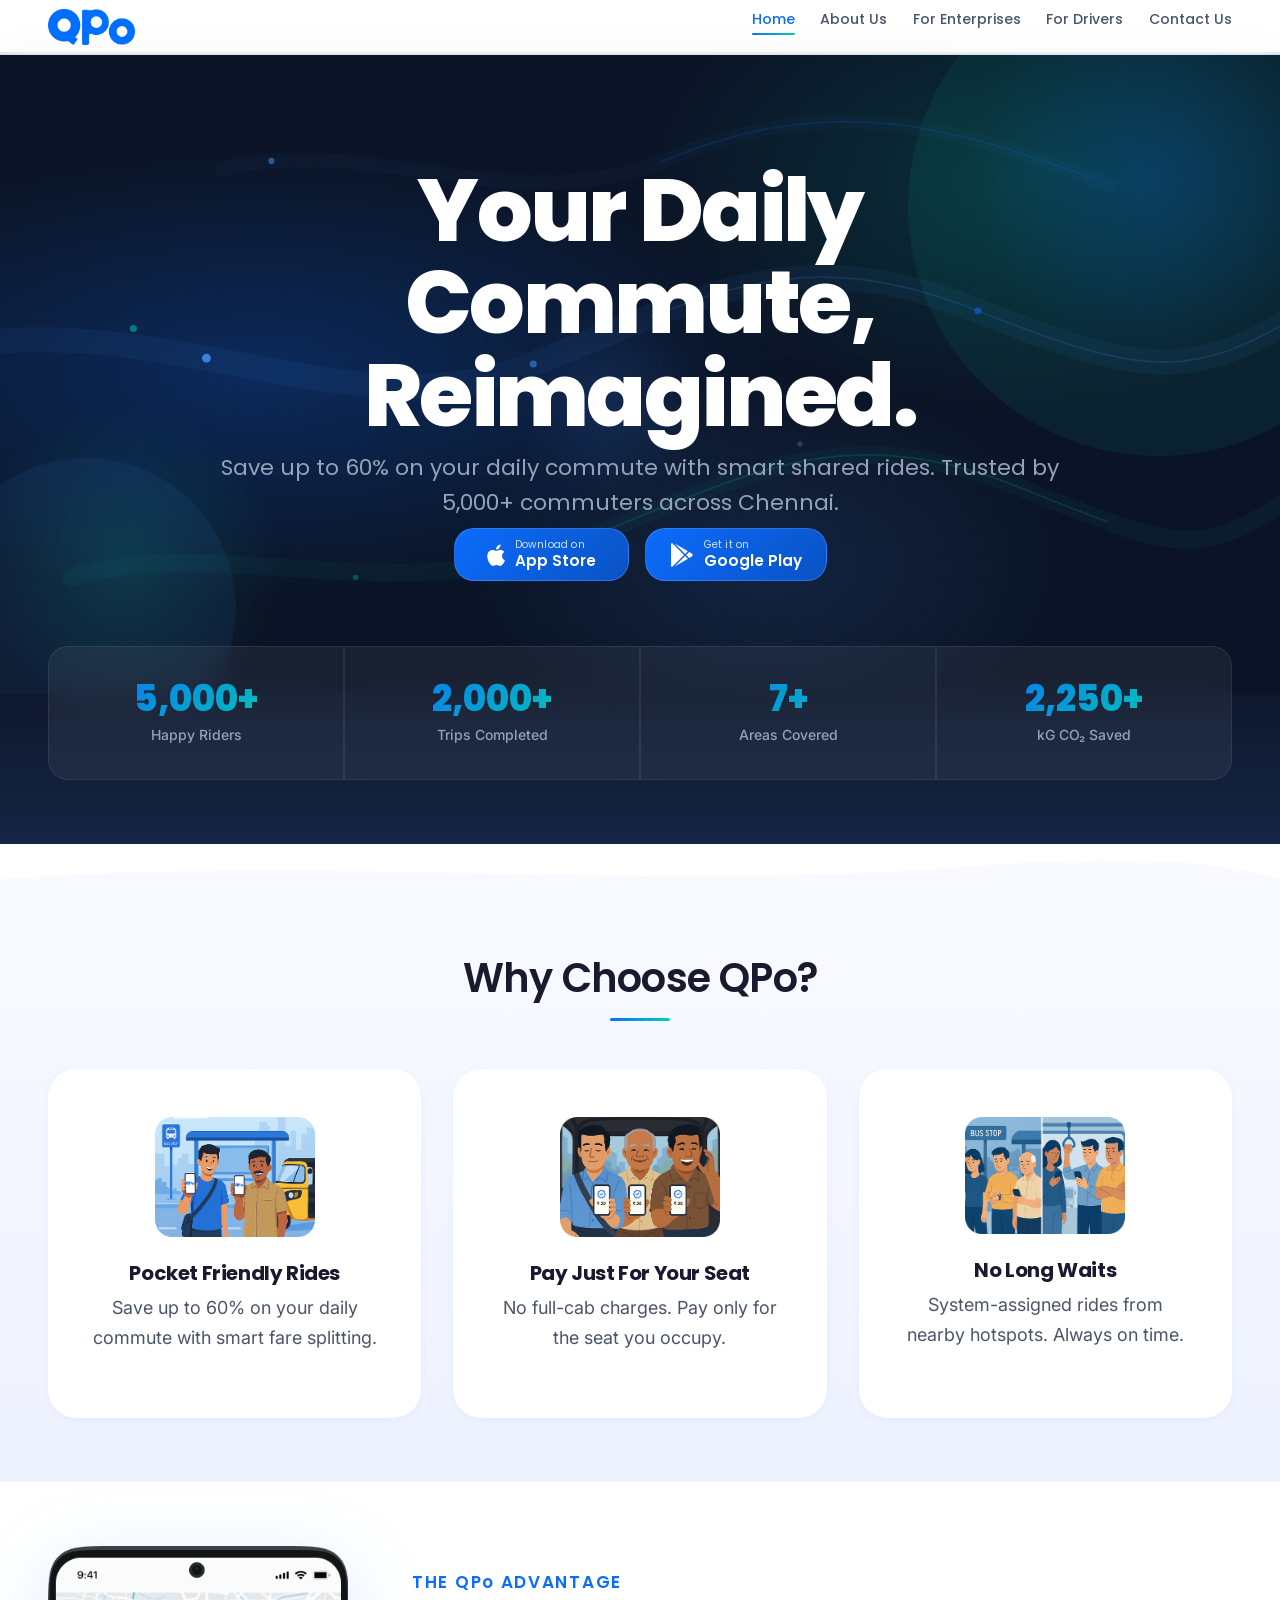
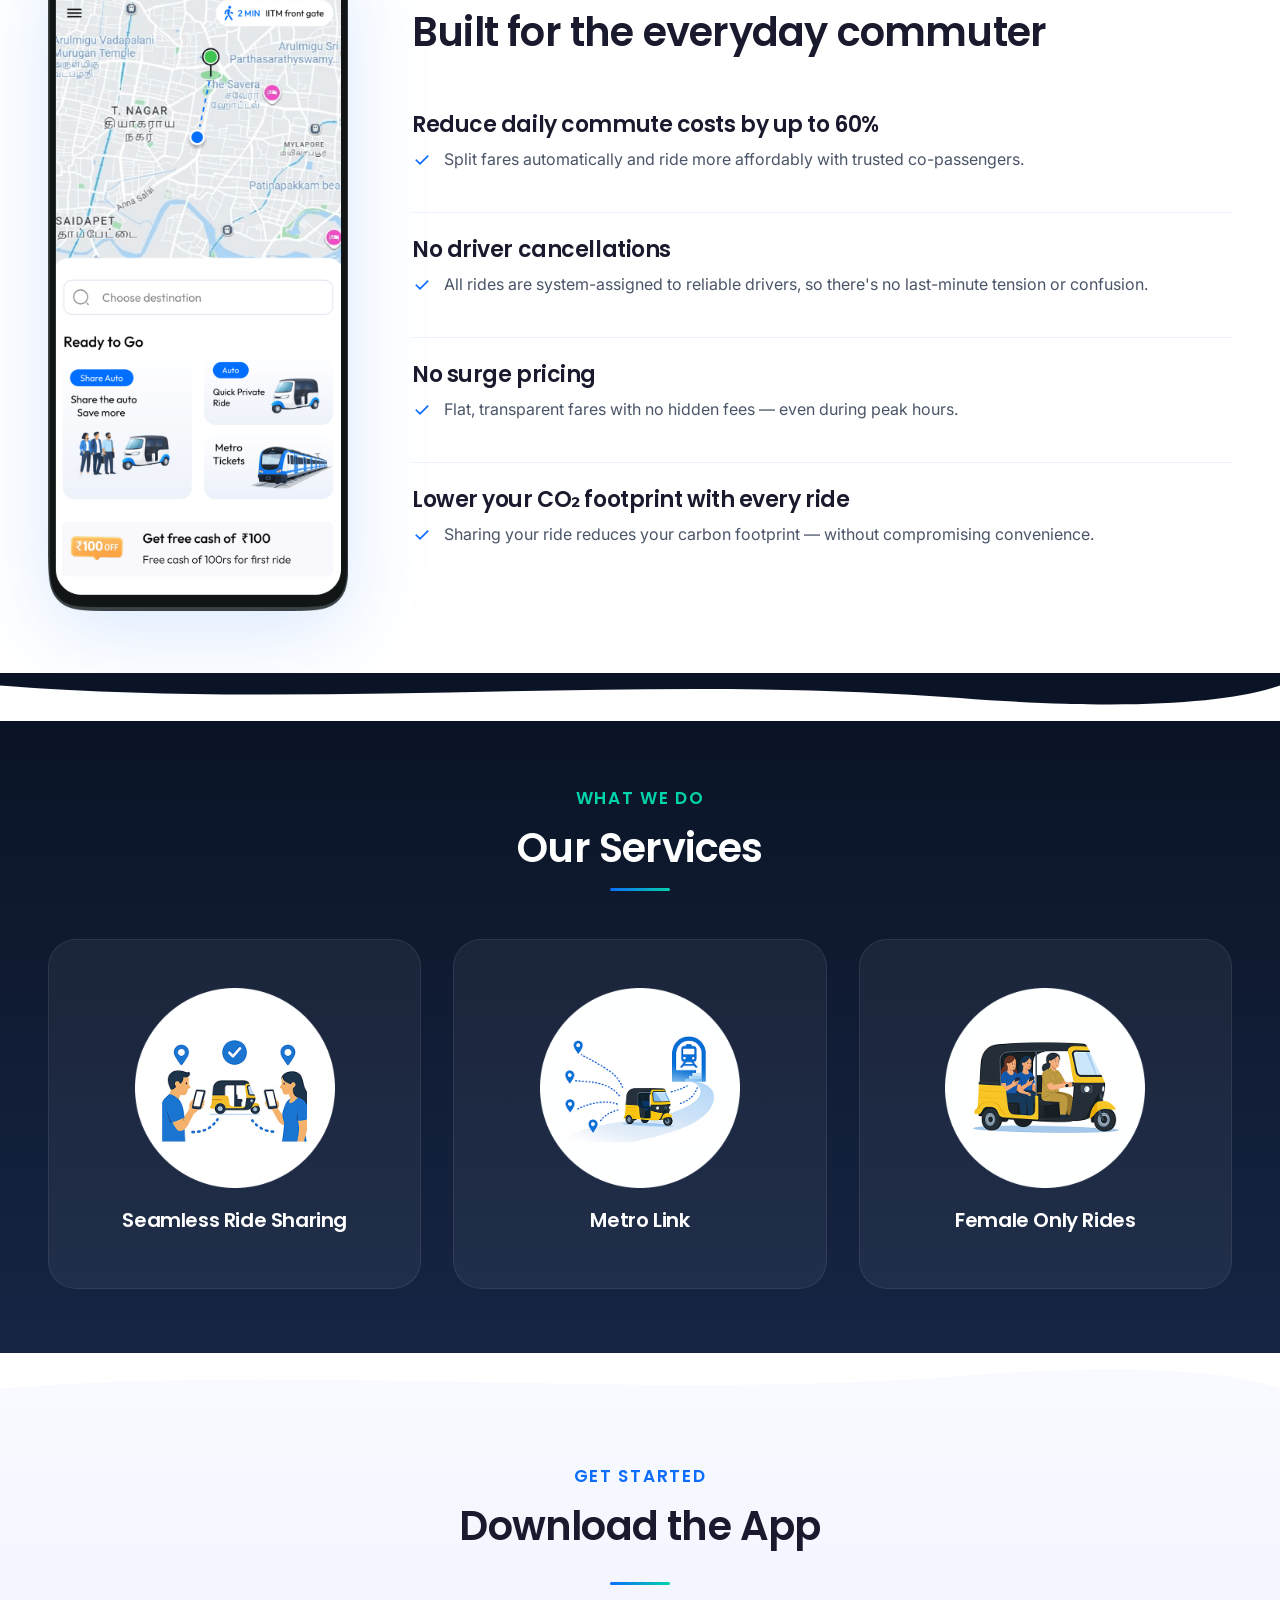
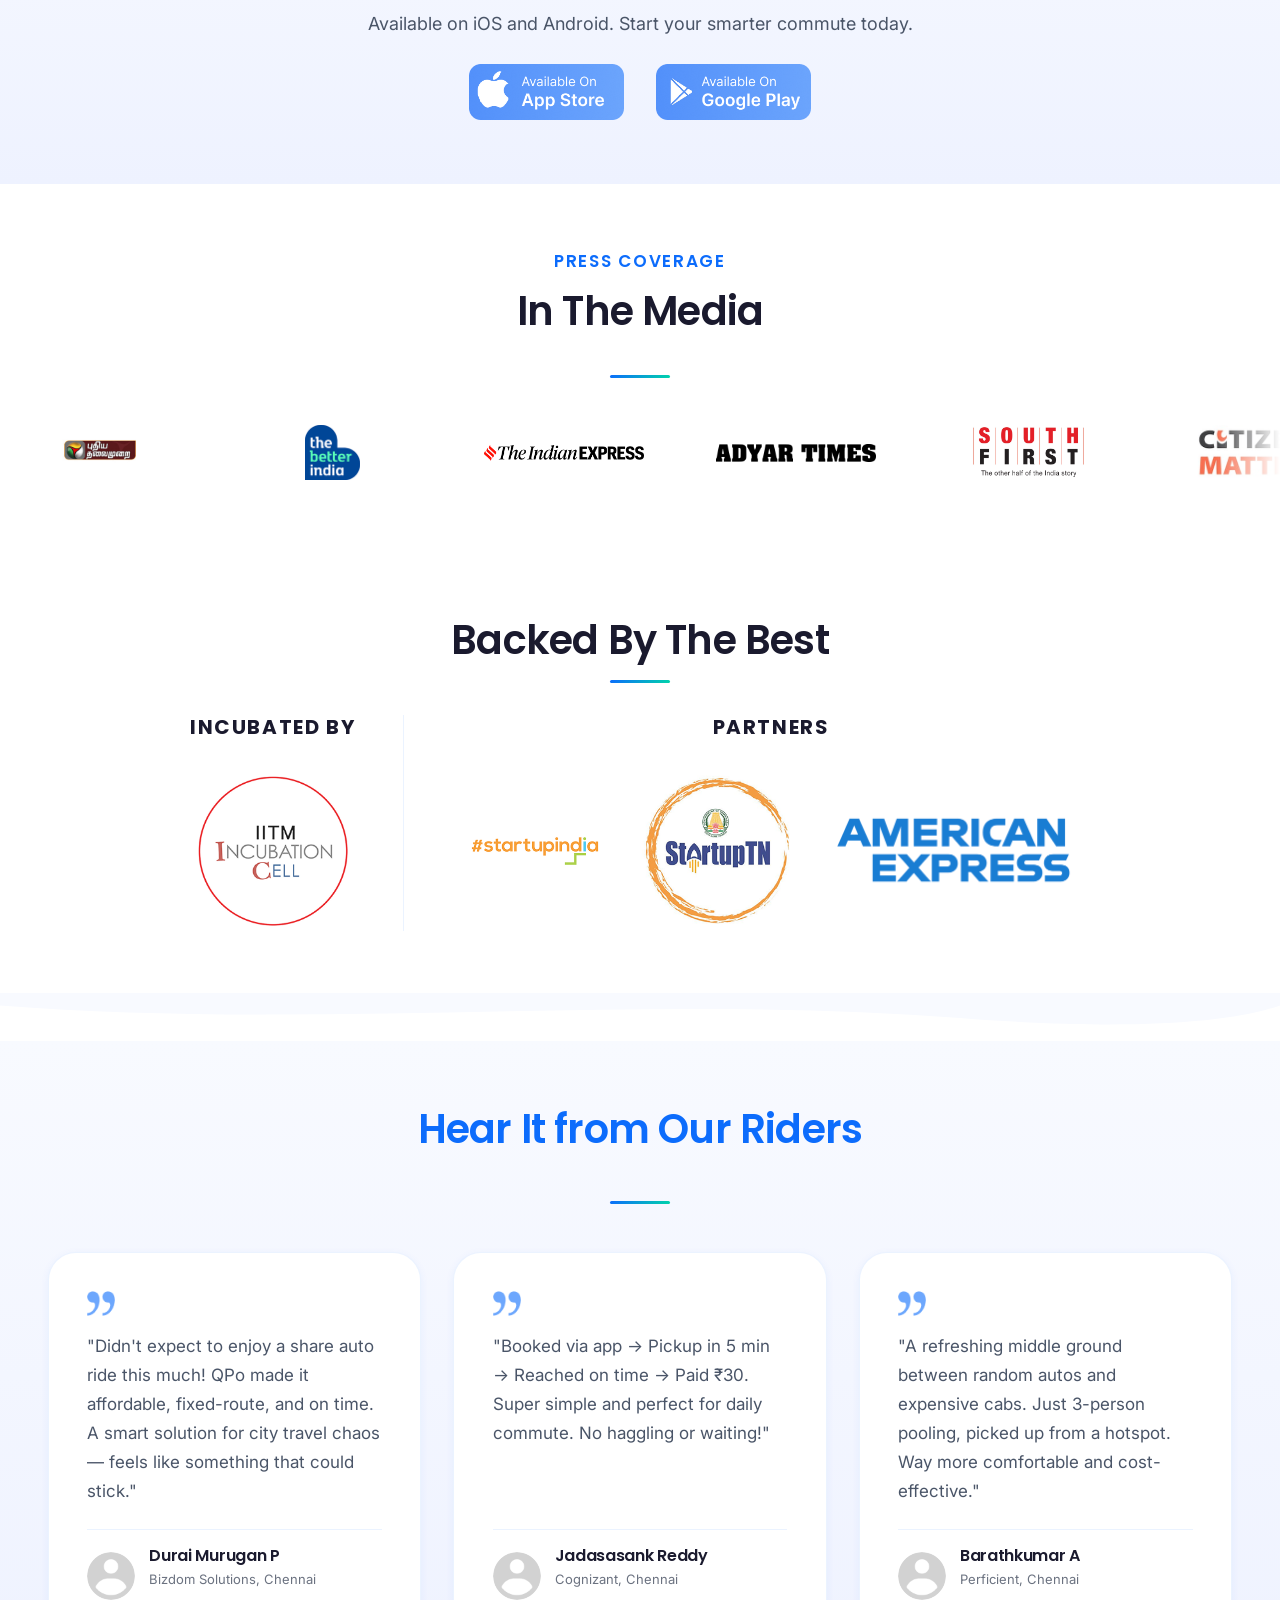
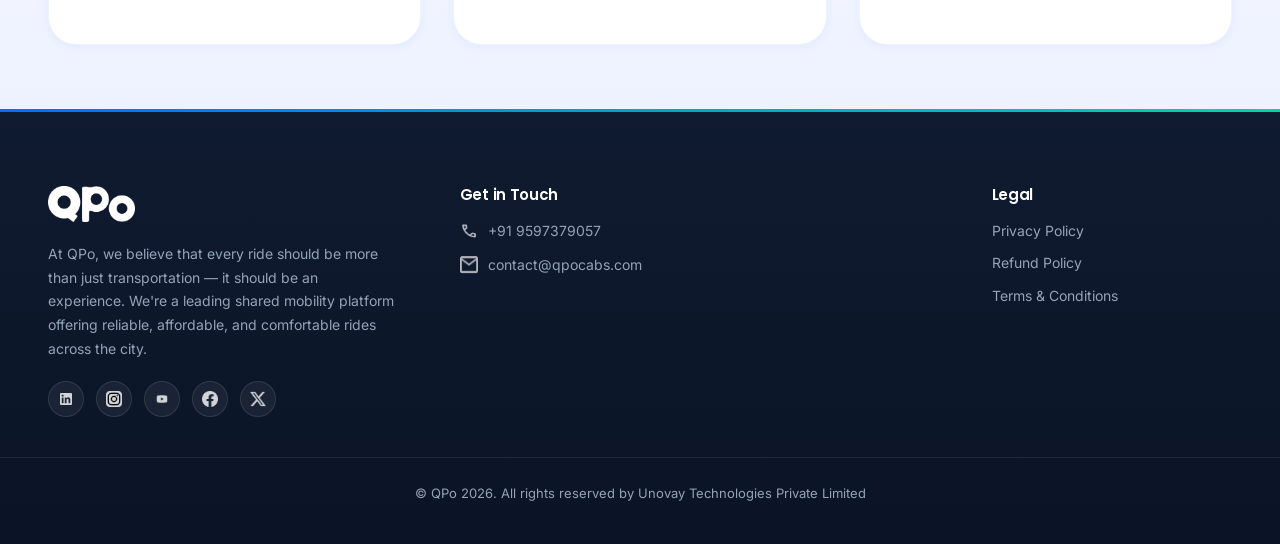
<file: partners.html>
<!DOCTYPE html>
<html lang="en">
<head>
    <meta charset="UTF-8">
    <meta http-equiv="refresh" content="0;url=index.html#partners">
    <title>Partners | QPo</title>
</head>
<body>
    <script>window.location.replace('index.html#partners');</script>
</body>
</html>
</file>
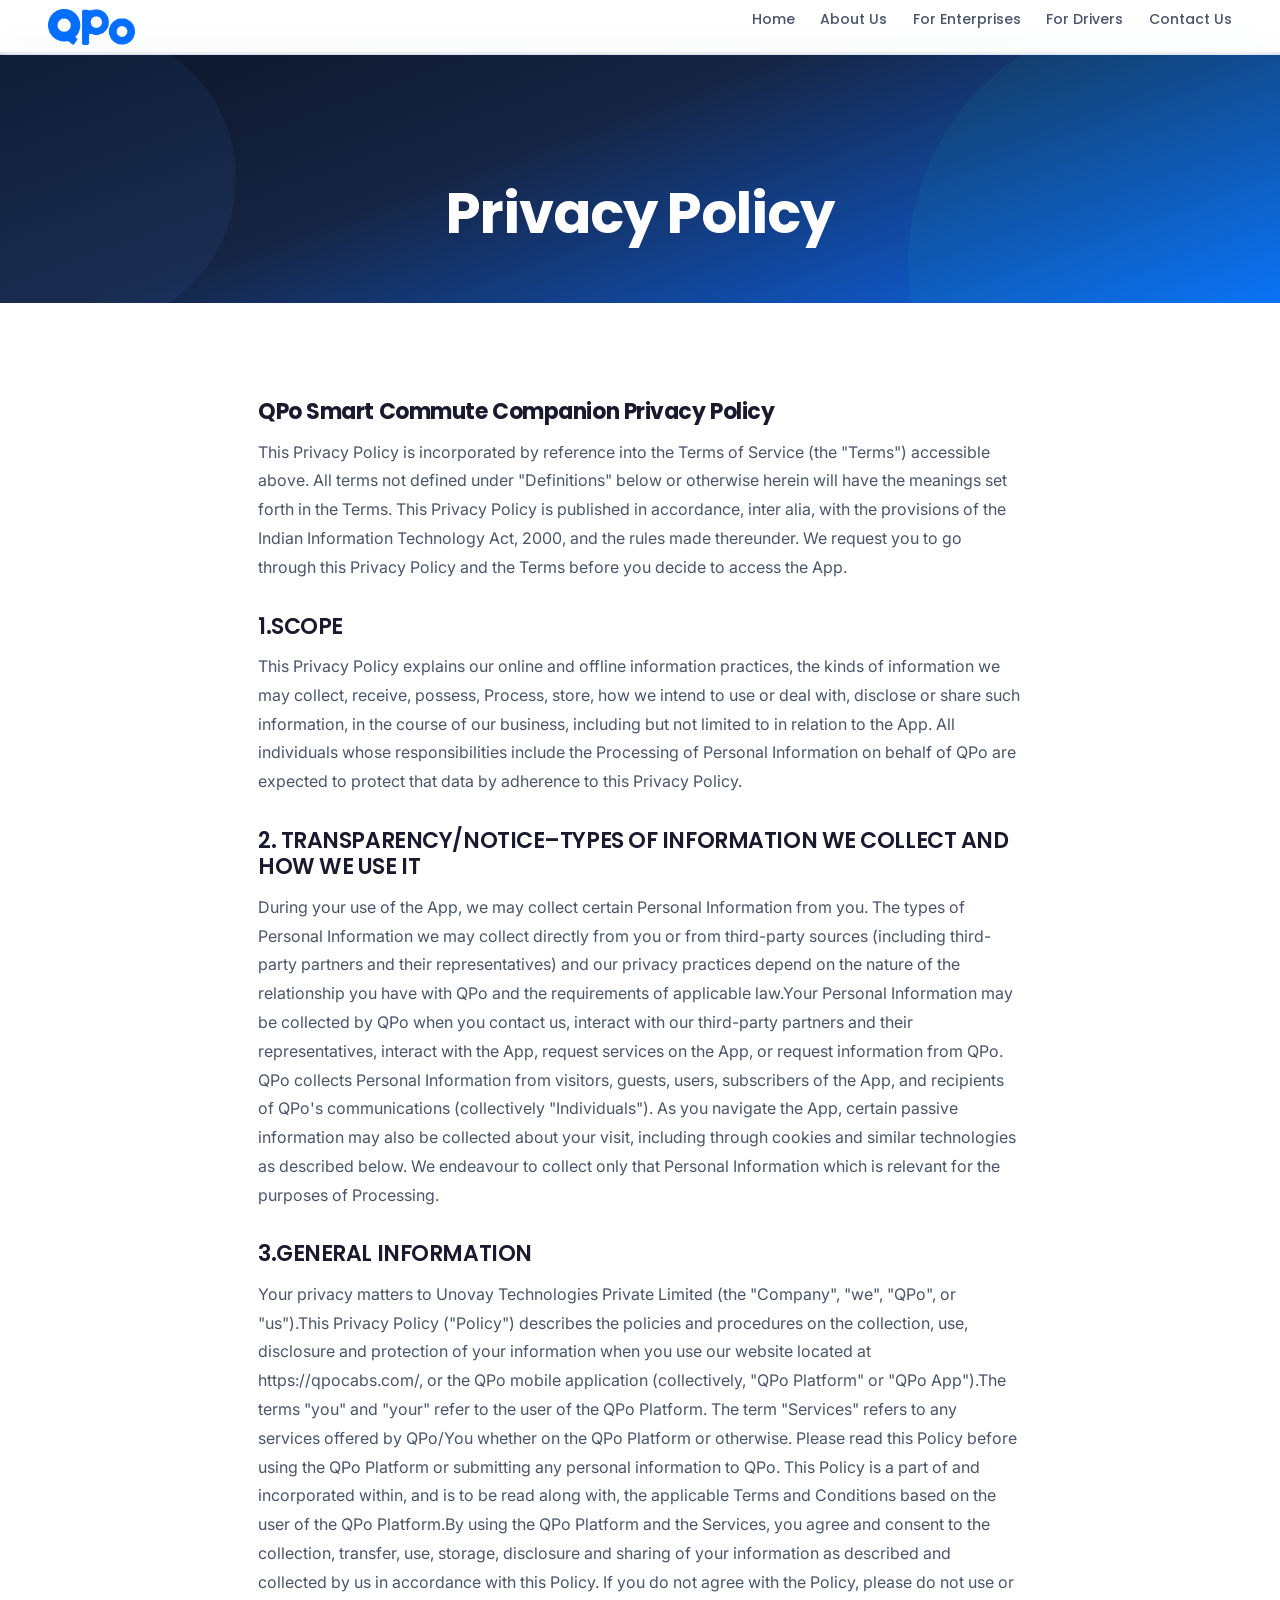
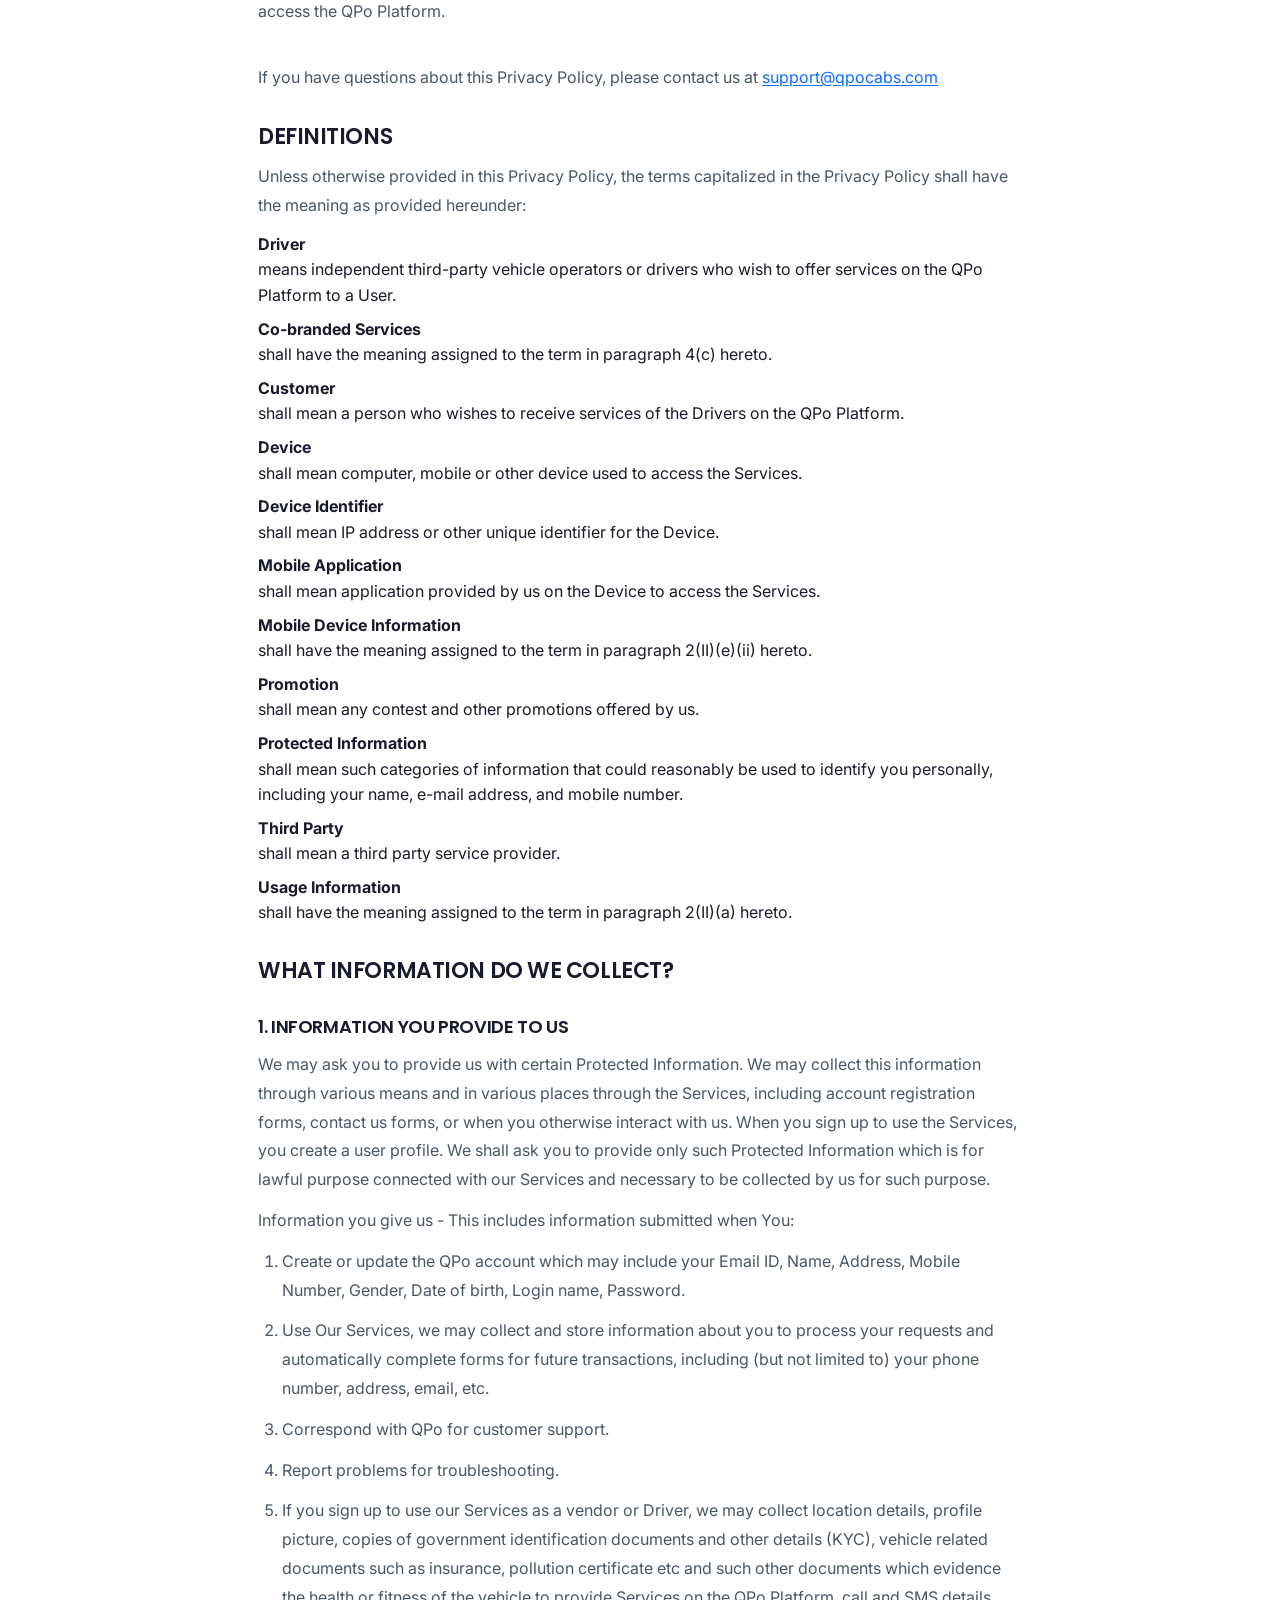
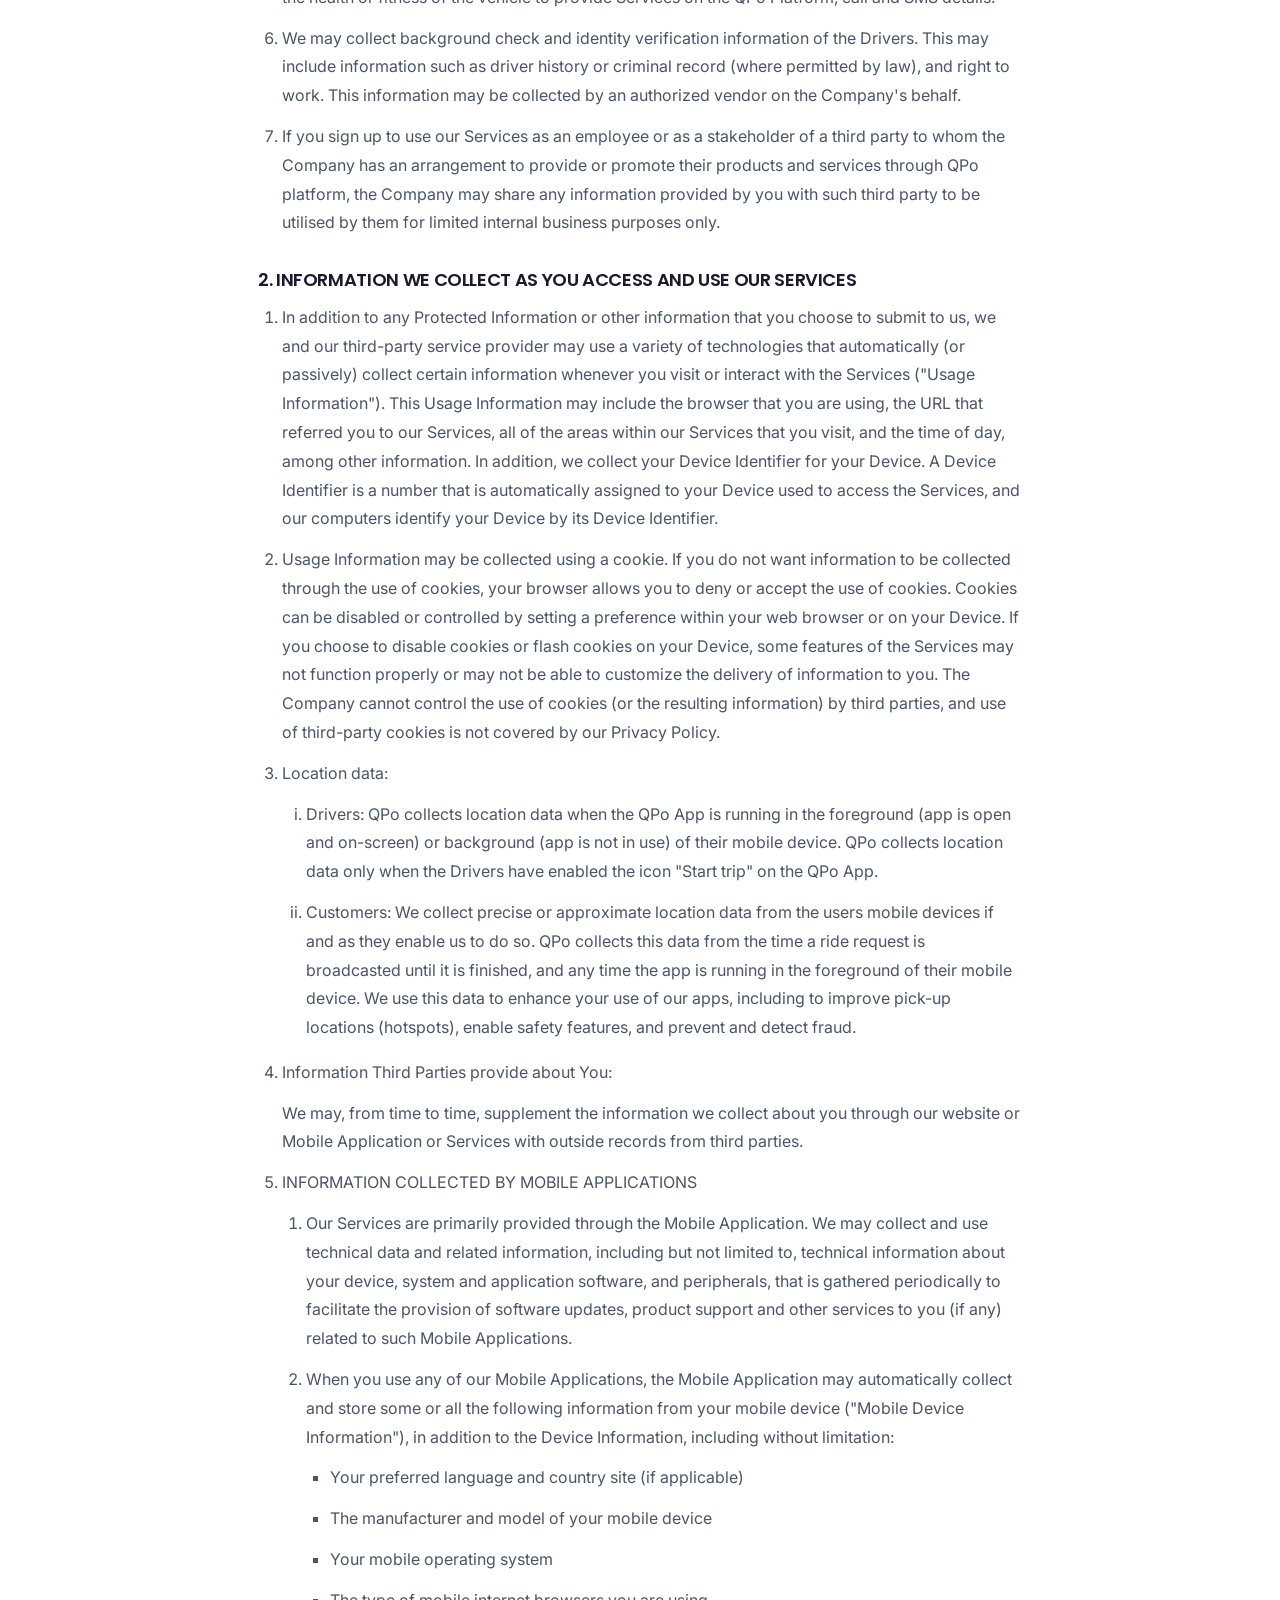
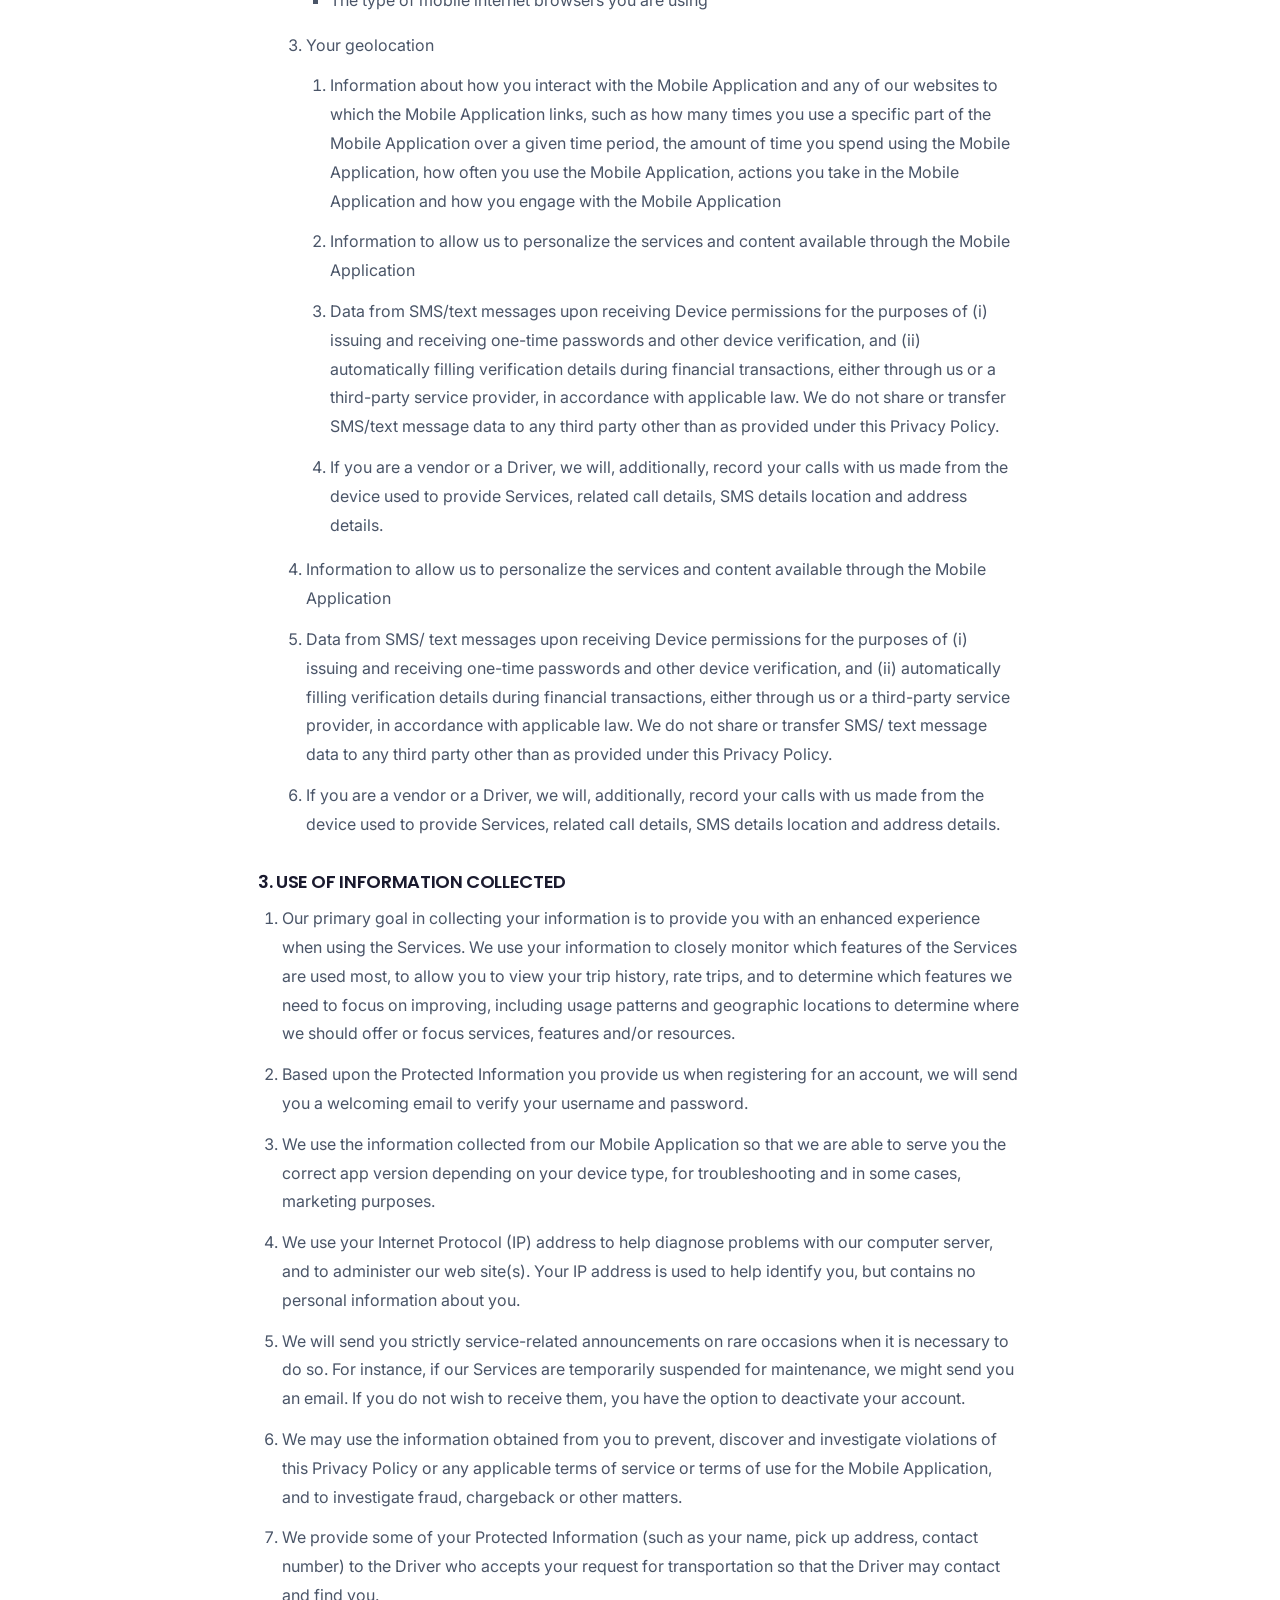
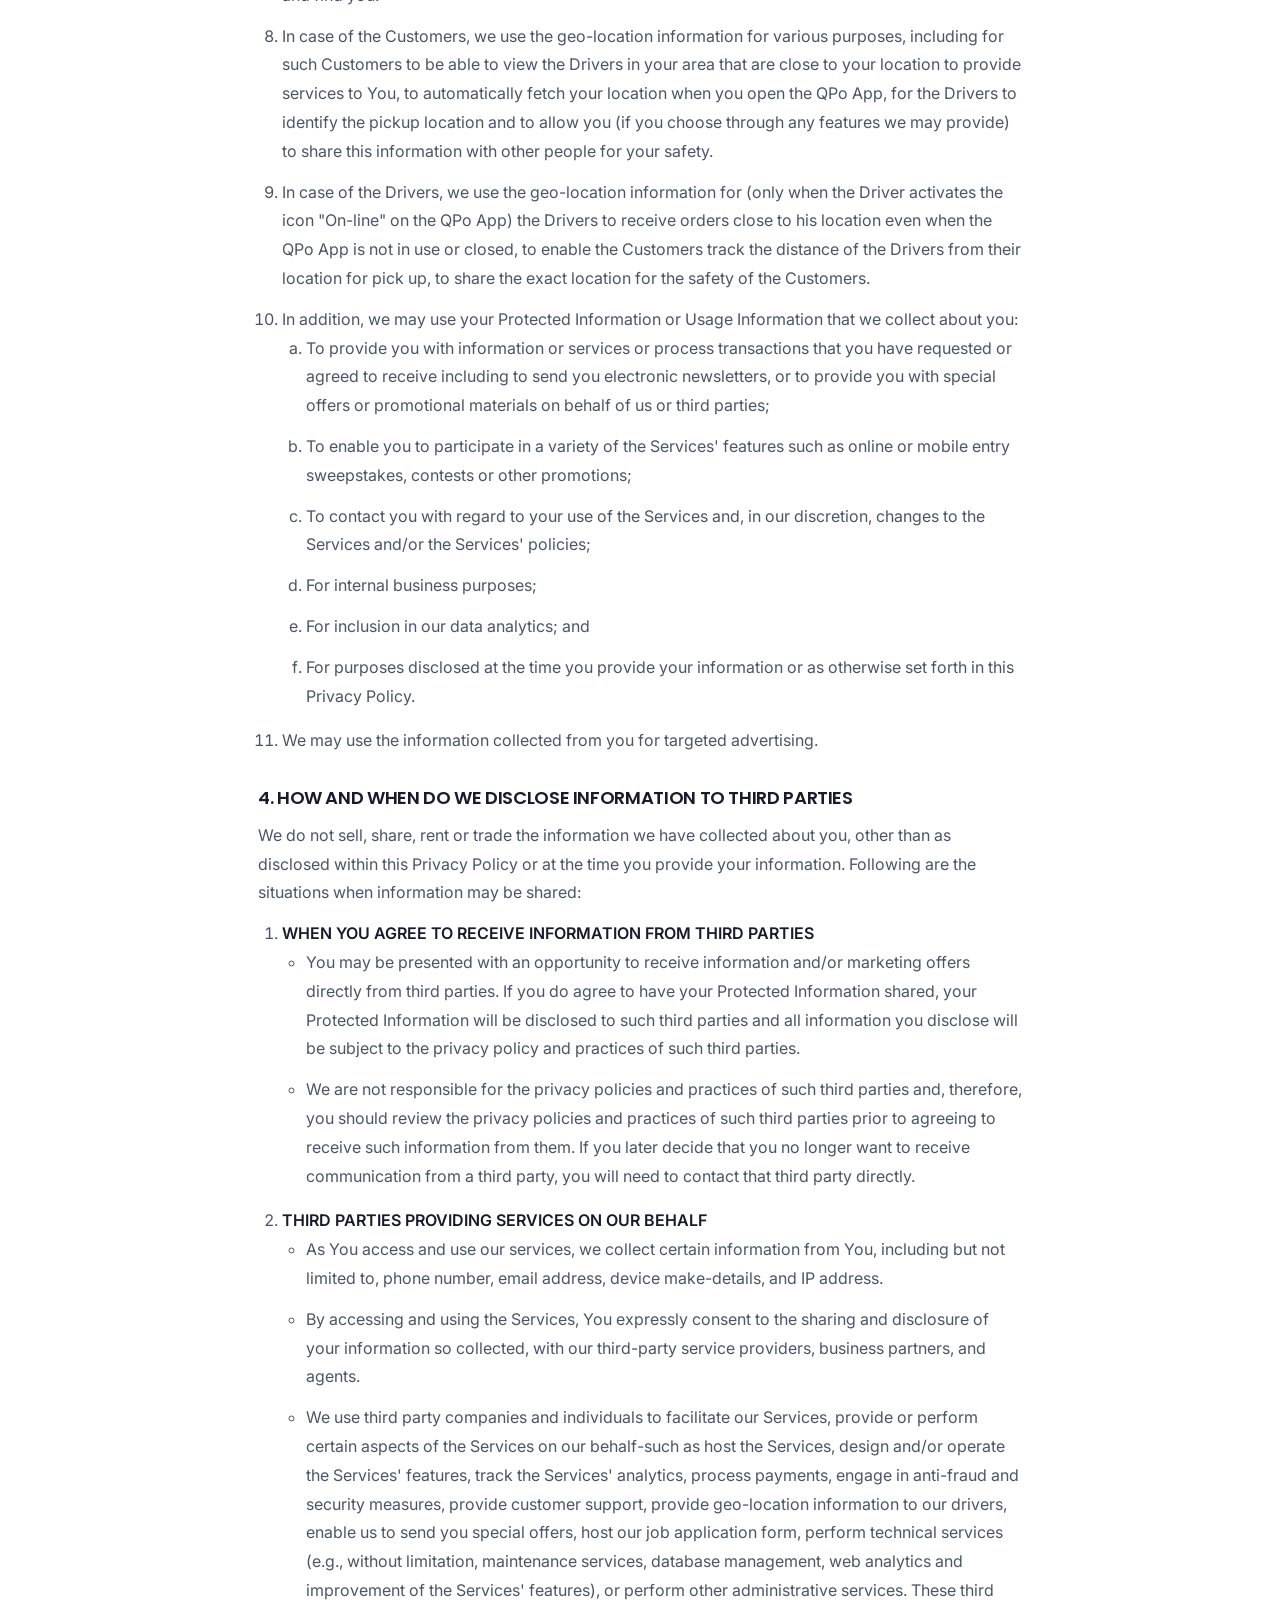
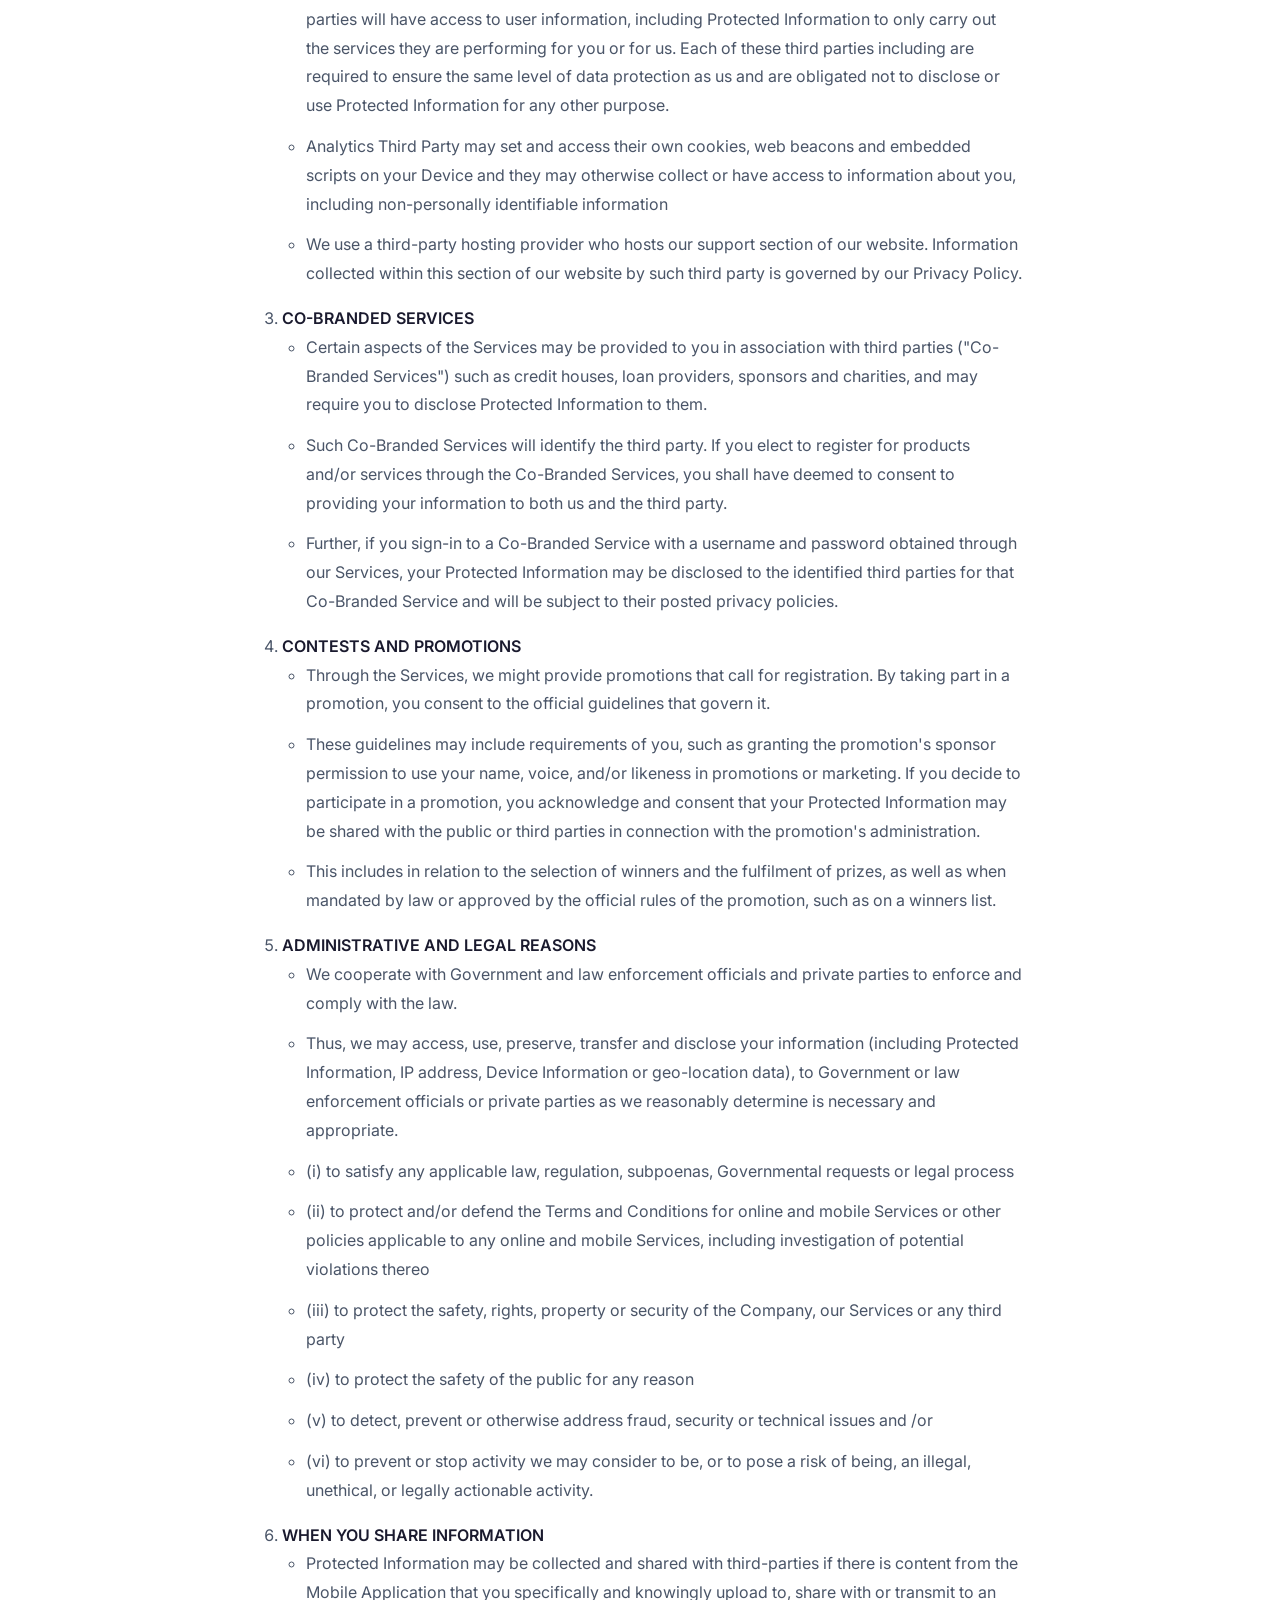
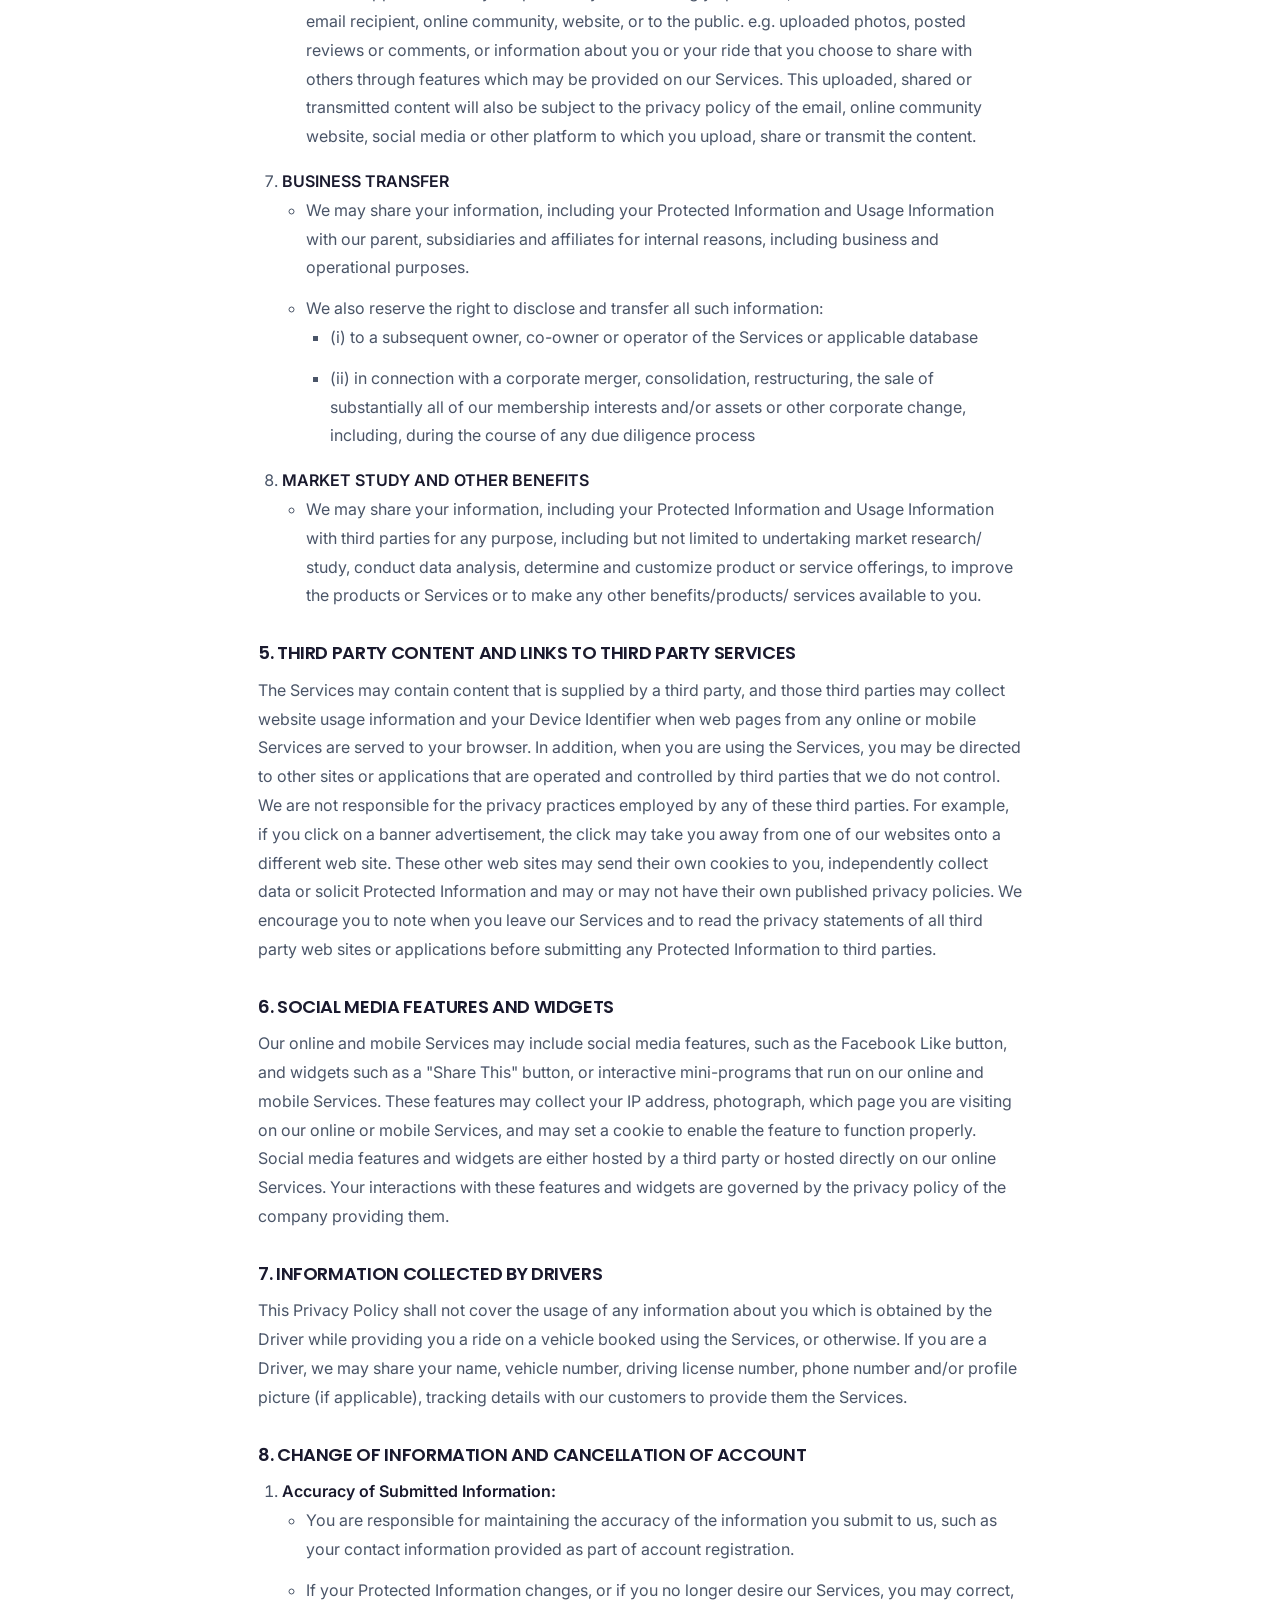
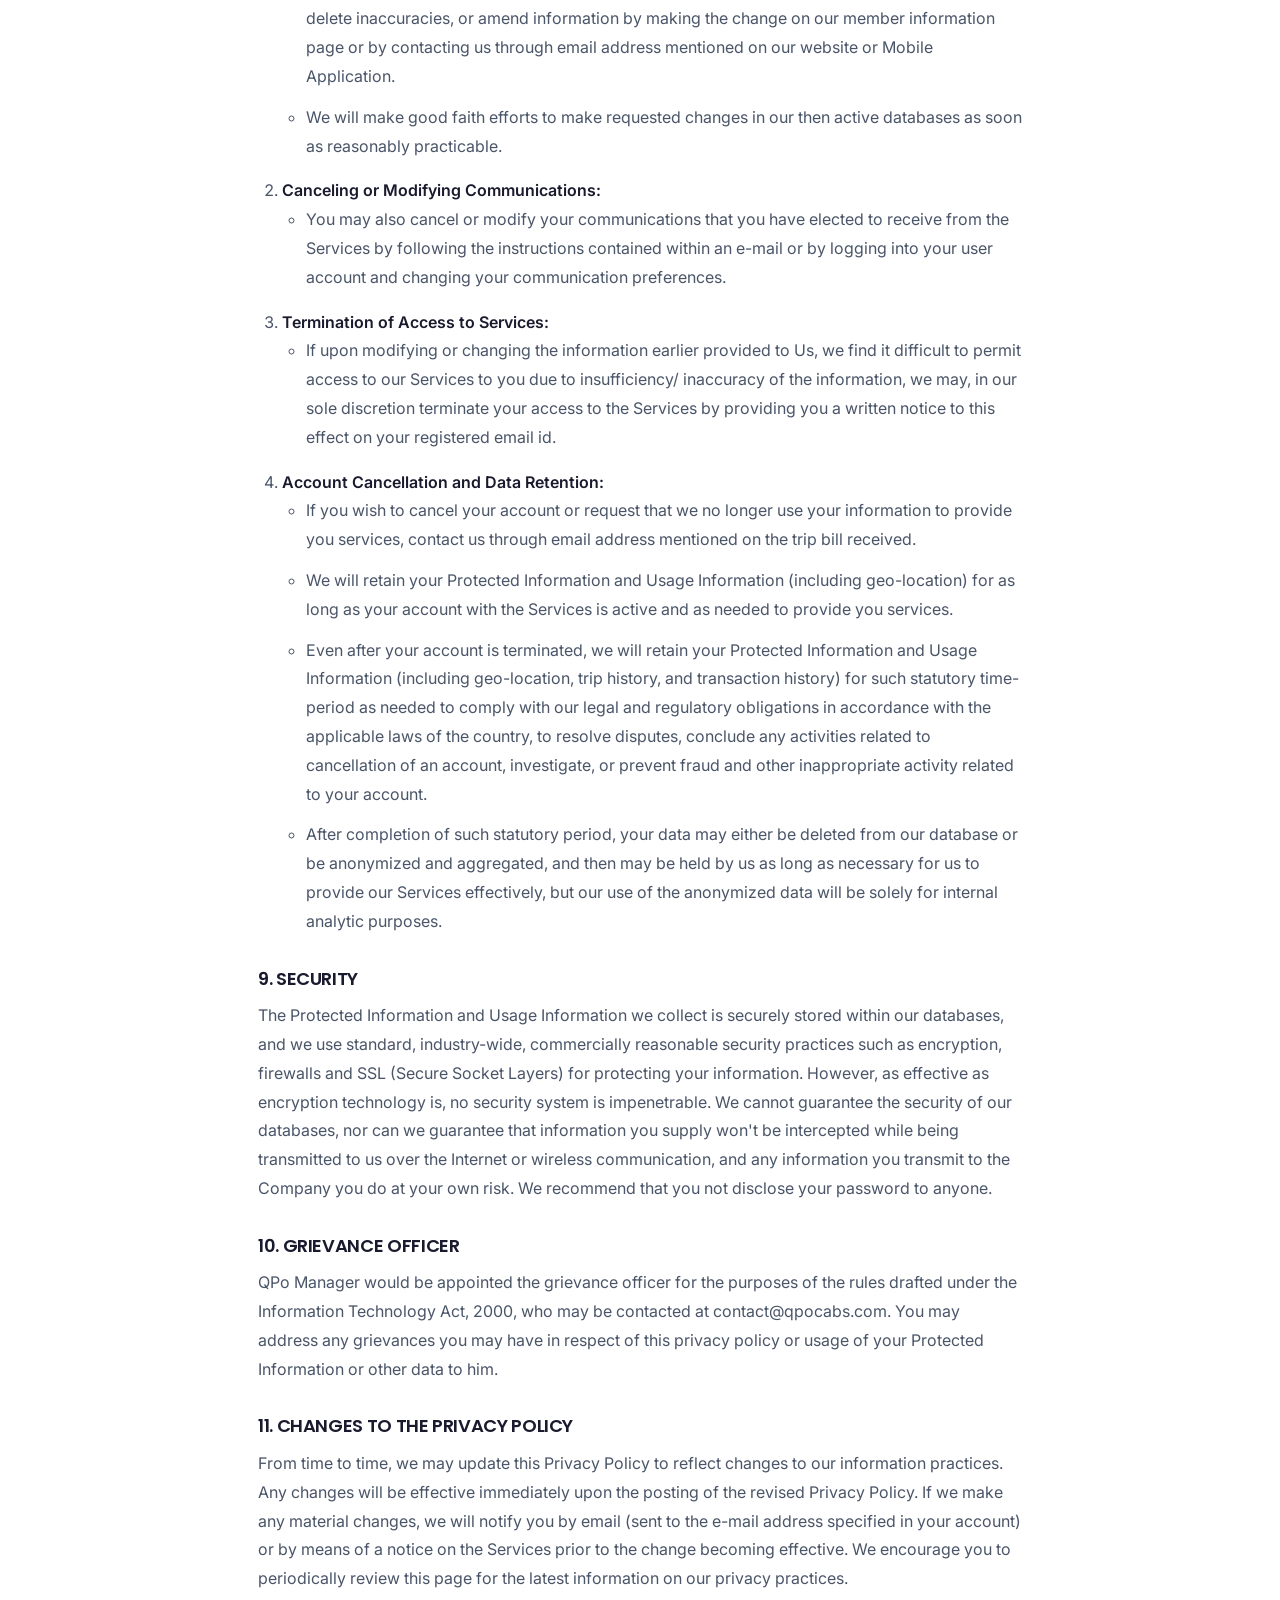
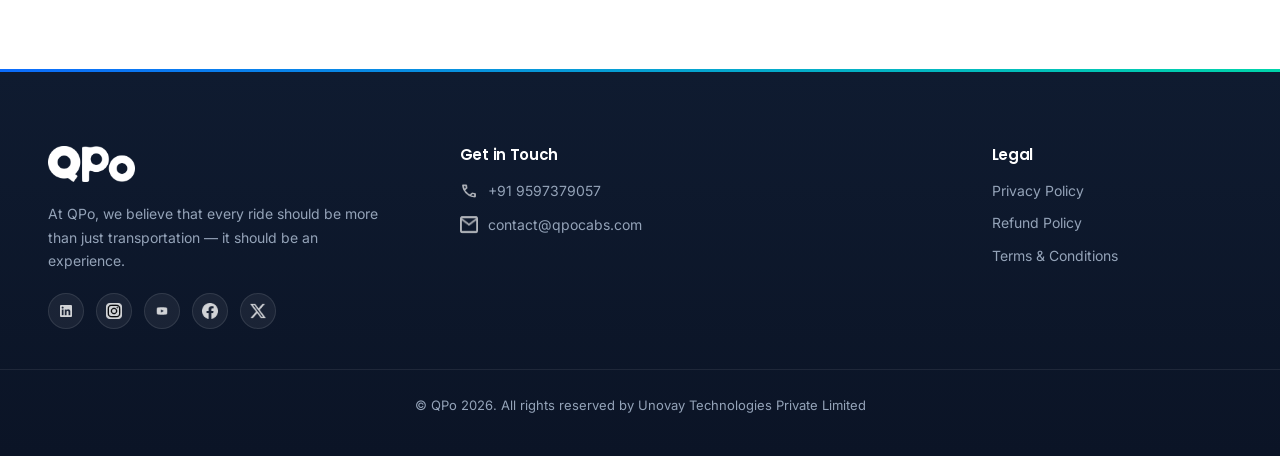
<file: policy.html>
<!DOCTYPE html>
<html lang="en">
<head>
    <meta charset="UTF-8">
    <meta name="viewport" content="width=device-width, initial-scale=1.0">
    <title>Privacy Policy | QPo</title>
    <link rel="icon" type="image/png" href="/pictures/QPo new logos 2026/White in Blue QPo logo.png">
    <link href="https://cdn.jsdelivr.net/npm/bootstrap@5.3.3/dist/css/bootstrap.min.css" rel="stylesheet">
    <link rel="stylesheet" href="https://cdnjs.cloudflare.com/ajax/libs/font-awesome/5.15.4/css/all.min.css" />
    <link rel="stylesheet" href="/main.css" />
</head>
<body>

<header class="qpo-header">
    <div class="nav-container">
        <a href="/index.html" class="logo">
            <img src="/pictures/QPo new logos 2026/Blue original logo transparent.png" alt="QPo Logo" />
            <span>QPo</span>
        </a>
        <div id="menu-btn" class="fas fa-bars" aria-label="Toggle menu" tabindex="0" role="button"></div>
        <ul class="nav-links">
            <li><a href="/index.html">Home</a></li>
            <li><a href="/about-us.html">About Us</a></li>
            <li><a href="/For-enterprises.html">For Enterprises</a></li>
            <li><a href="/for-drivers.html">For Drivers</a></li>
            <li><a href="#footer" data-contact-link>Contact Us</a></li>
        </ul>
    </div>
</header>
<div class="header-spacer"></div>

<section class="qpo-hero" style="min-height:auto;padding:clamp(6rem,10vw,8rem) 0 clamp(2rem,4vw,3rem);">
    <div class="qpo-container text-center">
        <h1 style="color:var(--color-white);">Privacy Policy</h1>
    </div>
</section>

<section class="qpo-section">
    <div class="qpo-policy-content">
        <h5 class="fw-bold">QPo Smart Commute Companion Privacy Policy</h5>

        <p>This Privacy Policy is incorporated by reference into the Terms of Service (the "Terms") accessible above. All terms not defined under "Definitions" below or otherwise herein will have the meanings set forth in the Terms. This Privacy Policy is published in accordance, inter alia, with the provisions of the Indian Information Technology Act, 2000, and the rules made thereunder. We request you to go through this Privacy Policy and the Terms before you decide to access the App.</p>

        <h5 class="text-uppercase sub-heading">1.SCOPE</h5>
        <p>This Privacy Policy explains our online and offline information practices, the kinds of information we may collect, receive, possess, Process, store, how we intend to use or deal with, disclose or share such information, in the course of our business, including but not limited to in relation to the App. All individuals whose responsibilities include the Processing of Personal Information on behalf of QPo are expected to protect that data by adherence to this Privacy Policy.</p>

        <h5 class="text-uppercase sub-heading">2. Transparency/Notice–Types of Information We Collect and How We Use It</h5>
        <p>During your use of the App, we may collect certain Personal Information from you. The types of Personal Information we may collect directly from you or from third-party sources (including third-party partners and their representatives) and our privacy practices depend on the nature of the relationship you have with QPo and the requirements of applicable law.Your Personal Information may be collected by QPo when you contact us, interact with our third-party partners and their representatives, interact with the App, request services on the App, or request information from QPo. QPo collects Personal Information from visitors, guests, users, subscribers of the App, and recipients of QPo's communications (collectively "Individuals"). As you navigate the App, certain passive information may also be collected about your visit, including through cookies and similar technologies as described below. We endeavour to collect only that Personal Information which is relevant for the purposes of Processing.</p>

        <h5 class="text-uppercase sub-heading">3.GENERAL INFORMATION </h5>
        <p>Your privacy matters to Unovay Technologies Private Limited (the "Company", "we", "QPo", or "us").This Privacy Policy ("Policy") describes the policies and procedures on the collection, use, disclosure and protection of your information when you use our website located at https://qpocabs.com/, or the QPo mobile application (collectively, "QPo Platform" or "QPo App").The terms "you" and "your" refer to the user of the QPo Platform. The term "Services" refers to any services offered by QPo/You whether on the QPo Platform or otherwise.
Please read this Policy before using the QPo Platform or submitting any personal information to QPo. This Policy is a part of and incorporated within, and is to be read along with, the applicable Terms and Conditions based on the user of the QPo Platform.By using the QPo Platform and the Services, you agree and consent to the collection, transfer, use, storage, disclosure and sharing of your information as described and collected by us in accordance with this Policy.  If you do not agree with the Policy, please do not use or access the QPo Platform.</p>
        <br>
        <p>If you have questions about this Privacy Policy, please contact us at <a href="https://qpocabs.com/support" target="_blank">support@qpocabs.com</a></p>

        <h5 class="text-uppercase sub-heading">DEFINITIONS</h5>
        <p>Unless otherwise provided in this Privacy Policy, the terms capitalized in the Privacy Policy shall have the meaning as provided hereunder:</p>
        <dl>
            <dt>Driver</dt>
            <dd>means independent third-party vehicle operators or drivers who wish to offer services on the QPo Platform to a User.</dd>

            <dt>Co-branded Services</dt>
            <dd>shall have the meaning assigned to the term in paragraph 4(c) hereto.</dd>

            <dt>Customer</dt>
            <dd>shall mean a person who wishes to receive services of the Drivers on the QPo Platform.</dd>

            <dt>Device</dt>
            <dd>shall mean computer, mobile or other device used to access the Services.</dd>

            <dt>Device Identifier</dt>
            <dd>shall mean IP address or other unique identifier for the Device.</dd>

            <dt>Mobile Application</dt>
            <dd>shall mean application provided by us on the Device to access the Services.</dd>

            <dt>Mobile Device Information</dt>
            <dd>shall have the meaning assigned to the term in paragraph 2(II)(e)(ii) hereto.</dd>

            <dt>Promotion</dt>
            <dd>shall mean any contest and other promotions offered by us.</dd>

            <dt>Protected Information</dt>
            <dd>shall mean such categories of information that could reasonably be used to identify you personally, including your name, e-mail address, and mobile number.</dd>

            <dt>Third Party</dt>
            <dd>shall mean a third party service provider.</dd>

            <dt>Usage Information</dt>
            <dd>shall have the meaning assigned to the term in paragraph 2(II)(a) hereto.</dd>
        </dl>

        <h5 class="text-uppercase sub-heading">WHAT INFORMATION DO WE COLLECT?</h5>
        <h6>1. INFORMATION YOU PROVIDE TO US</h6>
        <p>We may ask you to provide us with certain Protected Information. We may collect this information through various means and in various places through the Services, including account registration forms, contact us forms, or when you otherwise interact with us. When you sign up to use the Services, you create a user profile. We shall ask you to provide only such Protected Information which is for lawful purpose connected with our Services and necessary to be collected by us for such purpose.</p>
        <p>Information you give us - This includes information submitted when You:</p>
        <ol>
            <li>Create or update the QPo account which may include your Email ID, Name, Address, Mobile Number, Gender, Date of birth, Login name, Password.</li>
            <li>Use Our Services, we may collect and store information about you to process your requests and automatically complete forms for future transactions, including (but not limited to) your phone number, address, email, etc.</li>
            <li>Correspond with QPo for customer support.</li>
            <li>Report problems for troubleshooting.</li>
            <li>If you sign up to use our Services as a vendor or Driver, we may collect location details, profile picture, copies of government identification documents and other details (KYC), vehicle related documents such as insurance, pollution certificate etc and such other documents which evidence the health or fitness of the vehicle to provide Services on the QPo Platform, call and SMS details.</li>
            <li>We may collect background check and identity verification information of the Drivers. This may include information such as driver history or criminal record (where permitted by law), and right to work. This information may be collected by an authorized vendor on the Company's behalf.</li>
            <li>If you sign up to use our Services as an employee or as a stakeholder of a third party to whom the Company has an arrangement to provide or promote their products and services through QPo platform, the Company may share any information provided by you with such third party to be utilised by them for limited internal business purposes only.</li>
        </ol>

        <h6>2. INFORMATION WE COLLECT AS YOU ACCESS AND USE OUR SERVICES</h6>
        <ol>
            <li>In addition to any Protected Information or other information that you choose to submit to us, we and our third-party service provider may use a variety of technologies that automatically (or passively) collect certain information whenever you visit or interact with the Services ("Usage Information"). This Usage Information may include the browser that you are using, the URL that referred you to our Services, all of the areas within our Services that you visit, and the time of day, among other information. In addition, we collect your Device Identifier for your Device. A Device Identifier is a number that is automatically assigned to your Device used to access the Services, and our computers identify your Device by its Device Identifier.</li>
            <li>Usage Information may be collected using a cookie. If you do not want information to be collected through the use of cookies, your browser allows you to deny or accept the use of cookies. Cookies can be disabled or controlled by setting a preference within your web browser or on your Device. If you choose to disable cookies or flash cookies on your Device, some features of the Services may not function properly or may not be able to customize the delivery of information to you. The Company cannot control the use of cookies (or the resulting information) by third parties, and use of third-party cookies is not covered by our Privacy Policy.</li>
            <li>Location data:</li>
            <ol type="i">
                <li>Drivers: QPo collects location data when the QPo App is running in the foreground (app is open and on-screen) or background (app is not in use) of their mobile device. QPo collects location data only when the Drivers have enabled the icon "Start trip" on the QPo App.</li>
                <li>Customers: We collect precise or approximate location data from the users mobile devices if and as they enable us to do so. QPo collects this data from the time a ride request is broadcasted until it is finished, and any time the app is running in the foreground of their mobile device. We use this data to enhance your use of our apps, including to improve pick-up locations (hotspots), enable safety features, and prevent and detect fraud.</li>
            </ol>
            <li>Information Third Parties provide about You:</li>
            <p>We may, from time to time, supplement the information we collect about you through our website or Mobile Application or Services with outside records from third parties.</p>
            <li>INFORMATION COLLECTED BY MOBILE APPLICATIONS</li>
            <ol>
                <li>Our Services are primarily provided through the Mobile Application. We may collect and use technical data and related information, including but not limited to, technical information about your device, system and application software, and peripherals, that is gathered periodically to facilitate the provision of software updates, product support and other services to you (if any) related to such Mobile Applications.</li>
                <li>When you use any of our Mobile Applications, the Mobile Application may automatically collect and store some or all the following information from your mobile device ("Mobile Device Information"), in addition to the Device Information, including without limitation:</li>
                <ul>
                    <li>Your preferred language and country site (if applicable)</li>
                    <li>The manufacturer and model of your mobile device</li>
                    <li>Your mobile operating system</li>
                    <li>The type of mobile internet browsers you are using</li>
                </ul>
                <li>Your geolocation</li>
                <ol>
                    <li>Information about how you interact with the Mobile Application and any of our websites to which the Mobile Application links, such as how many times you use a specific part of the Mobile Application over a given time period, the amount of time you spend using the Mobile Application, how often you use the Mobile Application, actions you take in the Mobile Application and how you engage with the Mobile Application</li>
                    <li>Information to allow us to personalize the services and content available through the Mobile Application</li>
                    <li>Data from SMS/text messages upon receiving Device permissions for the purposes of (i) issuing and receiving one-time passwords and other device verification, and (ii) automatically filling verification details during financial transactions, either through us or a third-party service provider, in accordance with applicable law. We do not share or transfer SMS/text message data to any third party other than as provided under this Privacy Policy.</li>
                    <li>If you are a vendor or a Driver, we will, additionally, record your calls with us made from the device used to provide Services, related call details, SMS details location and address details.</li>
                </ol>
                <li> Information to allow us to personalize the services and content available through the Mobile Application</li>
                <li>Data from SMS/ text messages upon receiving Device permissions for the purposes of (i) issuing and receiving one-time passwords and other device verification, and (ii) automatically filling verification details during financial transactions, either through us or a third-party service provider, in accordance with applicable law. We do not share or transfer SMS/ text message data to any third party other than as provided under this Privacy Policy.</li>
                <li>If you are a vendor or a Driver, we will, additionally, record your calls with us made from the device used to provide Services, related call details, SMS details location and address details.</li>
            </ol>
        </ol>

        <h6>3. USE OF INFORMATION COLLECTED</h6>
        <ol>
            <li>Our primary goal in collecting your information is to provide you with an enhanced experience when using the Services. We use your information to closely monitor which features of the Services are used most, to allow you to view your trip history, rate trips, and to determine which features we need to focus on improving, including usage patterns and geographic locations to determine where we should offer or focus services, features and/or resources.</li>
            <li>Based upon the Protected Information you provide us when registering for an account, we will send you a welcoming email to verify your username and password.</li>
            <li>We use the information collected from our Mobile Application so that we are able to serve you the correct app version depending on your device type, for troubleshooting and in some cases, marketing purposes.</li>
            <li>We use your Internet Protocol (IP) address to help diagnose problems with our computer server, and to administer our web site(s). Your IP address is used to help identify you, but contains no personal information about you.</li>
            <li>We will send you strictly service-related announcements on rare occasions when it is necessary to do so. For instance, if our Services are temporarily suspended for maintenance, we might send you an email. If you do not wish to receive them, you have the option to deactivate your account.</li>
            <li>We may use the information obtained from you to prevent, discover and investigate violations of this Privacy Policy or any applicable terms of service or terms of use for the Mobile Application, and to investigate fraud, chargeback or other matters.</li>
            <li>We provide some of your Protected Information (such as your name, pick up address, contact number) to the Driver who accepts your request for transportation so that the Driver may contact and find you.</li>
            <li>In case of the Customers, we use the geo-location information for various purposes, including for such Customers to be able to view the Drivers in your area that are close to your location to provide services to You, to automatically fetch your location when you open the QPo App, for the Drivers to identify the pickup location and to allow you (if you choose through any features we may provide) to share this information with other people for your safety.</li>
            <li>In case of the Drivers, we use the geo-location information for (only when the Driver activates the icon "On-line" on the QPo App) the Drivers to receive orders close to his location even when the QPo App is not in use or closed, to enable the Customers track the distance of the Drivers from their location for pick up, to share the exact location for the safety of the Customers.</li>
            <li>In addition, we may use your Protected Information or Usage Information that we collect about you:
                <ol type="a">
                    <li>To provide you with information or services or process transactions that you have requested or agreed to receive including to send you electronic newsletters, or to provide you with special offers or promotional materials on behalf of us or third parties;</li>
                    <li>To enable you to participate in a variety of the Services' features such as online or mobile entry sweepstakes, contests or other promotions;</li>
                    <li>To contact you with regard to your use of the Services and, in our discretion, changes to the Services and/or the Services' policies;</li>
                    <li>For internal business purposes;</li>
                    <li>For inclusion in our data analytics; and</li>
                    <li>For purposes disclosed at the time you provide your information or as otherwise set forth in this Privacy Policy.</li>
                </ol>
            </li>
            <li>We may use the information collected from you for targeted advertising.</li>
        </ol>

        <h6>4. HOW AND WHEN DO WE DISCLOSE INFORMATION TO THIRD PARTIES</h6>
        <p>We do not sell, share, rent or trade the information we have collected about you, other than as disclosed within this Privacy Policy or at the time you provide your information. Following are the situations when information may be shared:</p>
        <ol>
            <li>
                <b>WHEN YOU AGREE TO RECEIVE INFORMATION FROM THIRD PARTIES</b>
                <ul>
                    <li>You may be presented with an opportunity to receive information and/or marketing offers directly from third parties. If you do agree to have your Protected Information shared, your Protected Information will be disclosed to such third parties and all information you disclose will be subject to the privacy policy and practices of such third parties.</li>
                    <li>We are not responsible for the privacy policies and practices of such third parties and, therefore, you should review the privacy policies and practices of such third parties prior to agreeing to receive such information from them. If you later decide that you no longer want to receive communication from a third party, you will need to contact that third party directly.</li>
                </ul>
            </li>
            <li>
                <b>THIRD PARTIES PROVIDING SERVICES ON OUR BEHALF</b>
                <ul>
                    <li>As You access and use our services, we collect certain information from You, including but not limited to, phone number, email address, device make-details, and IP address.</li>
                    <li>By accessing and using the Services, You expressly consent to the sharing and disclosure of your information so collected, with our third-party service providers, business partners, and agents.</li>
                    <li>We use third party companies and individuals to facilitate our Services, provide or perform certain aspects of the Services on our behalf-such as host the Services, design and/or operate the Services' features, track the Services' analytics, process payments, engage in anti-fraud and security measures, provide customer support, provide geo-location information to our drivers, enable us to send you special offers, host our job application form, perform technical services (e.g., without limitation, maintenance services, database management, web analytics and improvement of the Services' features), or perform other administrative services. These third parties will have access to user information, including Protected Information to only carry out the services they are performing for you or for us. Each of these third parties including are required to ensure the same level of data protection as us and are obligated not to disclose or use Protected Information for any other purpose.</li>
                    <li>Analytics Third Party may set and access their own cookies, web beacons and embedded scripts on your Device and they may otherwise collect or have access to information about you, including non-personally identifiable information</li>
                    <li>We use a third-party hosting provider who hosts our support section of our website. Information collected within this section of our website by such third party is governed by our Privacy Policy.</li>
                </ul>
            </li>
            <li>
                <b>CO-BRANDED SERVICES</b>
                <ul>
                    <li>Certain aspects of the Services may be provided to you in association with third parties ("Co-Branded Services") such as credit houses, loan providers, sponsors and charities, and may require you to disclose Protected Information to them.</li>
                    <li>Such Co-Branded Services will identify the third party. If you elect to register for products and/or services through the Co-Branded Services, you shall have deemed to consent to providing your information to both us and the third party.</li>
                    <li>Further, if you sign-in to a Co-Branded Service with a username and password obtained through our Services, your Protected Information may be disclosed to the identified third parties for that Co-Branded Service and will be subject to their posted privacy policies.</li>
                </ul>
            </li>
            <li>
                <b>CONTESTS AND PROMOTIONS</b>
                <ul>
                    <li>Through the Services, we might provide promotions that call for registration. By taking part in a promotion, you consent to the official guidelines that govern it. </li>
                    <li>These guidelines may include requirements of you, such as granting the promotion's sponsor permission to use your name, voice, and/or likeness in promotions or marketing. If you decide to participate in a promotion, you acknowledge and consent that your Protected Information may be shared with the public or third parties in connection with the promotion's administration.</li>
                    <li>This includes in relation to the selection of winners and the fulfilment of prizes, as well as when mandated by law or approved by the official rules of the promotion, such as on a winners list.</li>
                </ul>
            </li>
            <li>
                <b>ADMINISTRATIVE AND LEGAL REASONS</b>
                <ul>
                    <li>We cooperate with Government and law enforcement officials and private parties to enforce and comply with the law.</li>
                    <li>Thus, we may access, use, preserve, transfer and disclose your information (including Protected Information, IP address, Device Information or geo-location data), to Government or law enforcement officials or private parties as we reasonably determine is necessary and appropriate.</li>
                    <li>(i) to satisfy any applicable law, regulation, subpoenas, Governmental requests or legal process</li>
                    <li> (ii) to protect and/or defend the Terms and Conditions for online and mobile Services or other policies applicable to any online and mobile Services, including investigation of potential violations thereo</li>
                    <li> (iii) to protect the safety, rights, property or security of the Company, our Services or any third party</li>
                    <li>  (iv) to protect the safety of the public for any reason</li>
                    <li> (v) to detect, prevent or otherwise address fraud, security or technical issues and /or </li>
                    <li>(vi) to prevent or stop activity we may consider to be, or to pose a risk of being, an illegal, unethical, or legally actionable activity.</li>
                </ul>
            </li>
            <li>
                <b>WHEN YOU SHARE INFORMATION</b>
                <ul>
                    <li>Protected Information may be collected and shared with third-parties if there is content from the Mobile Application that you specifically and knowingly upload to, share with or transmit to an email recipient, online community, website, or to the public. e.g. uploaded photos, posted reviews or comments, or information about you or your ride that you choose to share with others through features which may be provided on our Services. This uploaded, shared or transmitted content will also be subject to the privacy policy of the email, online community website, social media or other platform to which you upload, share or transmit the content.</li>
                </ul>
            </li>
            <li>
                <b>BUSINESS TRANSFER</b>
                <ul>
                    <li>We may share your information, including your Protected Information and Usage Information with our parent, subsidiaries and affiliates for internal reasons, including business and operational purposes.</li>
                    <li> We also reserve the right to disclose and transfer all such information:
                        <ul>
                            <li>(i) to a subsequent owner, co-owner or operator of the Services or applicable database</li>
                            <li> (ii) in connection with a corporate merger, consolidation, restructuring, the sale of substantially all of our membership interests and/or assets or other corporate change, including, during the course of any due diligence process</li>
                        </ul>
                    </li>
                </ul>
            </li>
            <li>
                <b>MARKET STUDY AND OTHER BENEFITS</b>
                <ul>
                    <li>We may share your information, including your Protected Information and Usage Information with third parties for any purpose, including but not limited to undertaking market research/ study, conduct data analysis, determine and customize product or service offerings, to improve the products or Services or to make any other benefits/products/ services available to you.</li>
                </ul>
            </li>
        </ol>

        <h6>5. THIRD PARTY CONTENT AND LINKS TO THIRD PARTY SERVICES</h6>
        <p>The Services may contain content that is supplied by a third party, and those third parties may collect website usage information and your Device Identifier when web pages from any online or mobile Services are served to your browser. In addition, when you are using the Services, you may be directed to other sites or applications that are operated and controlled by third parties that we do not control. We are not responsible for the privacy practices employed by any of these third parties. For example, if you click on a banner advertisement, the click may take you away from one of our websites onto a different web site. These other web sites may send their own cookies to you, independently collect data or solicit Protected Information and may or may not have their own published privacy policies. We encourage you to note when you leave our Services and to read the privacy statements of all third party web sites or applications before submitting any Protected Information to third parties.</p>

        <h6>6. SOCIAL MEDIA FEATURES AND WIDGETS</h6>
        <p>Our online and mobile Services may include social media features, such as the Facebook Like button, and widgets such as a "Share This" button, or interactive mini-programs that run on our online and mobile Services. These features may collect your IP address, photograph, which page you are visiting on our online or mobile Services, and may set a cookie to enable the feature to function properly. Social media features and widgets are either hosted by a third party or hosted directly on our online Services. Your interactions with these features and widgets are governed by the privacy policy of the company providing them.</p>

        <h6>7. INFORMATION COLLECTED BY DRIVERS</h6>
        <p>This Privacy Policy shall not cover the usage of any information about you which is obtained by the Driver while providing you a ride on a vehicle booked using the Services, or otherwise.
            If you are a Driver, we may share your name, vehicle number, driving license number, phone number and/or profile picture (if applicable), tracking details with our customers to provide them the Services.</p>

        <h6>8. CHANGE OF INFORMATION AND CANCELLATION OF ACCOUNT</h6>
        <ol>
            <li>
                <b>Accuracy of Submitted Information:</b>
                <ul>
                    <li>You are responsible for maintaining the accuracy of the information you submit to us, such as your contact information provided as part of account registration.</li>
                    <li>If your Protected Information changes, or if you no longer desire our Services, you may correct, delete inaccuracies, or amend information by making the change on our member information page or by contacting us through email address mentioned on our website or Mobile Application.</li>
                    <li>We will make good faith efforts to make requested changes in our then active databases as soon as reasonably practicable.</li>
                </ul>
            </li>
            <li>
                <b>Canceling or Modifying Communications:</b>
                <ul>
                    <li>You may also cancel or modify your communications that you have elected to receive from the Services by following the instructions contained within an e-mail or by logging into your user account and changing your communication preferences.</li>
                </ul>
            </li>
            <li>
                <b>Termination of Access to Services:</b>
                <ul>
                    <li>If upon modifying or changing the information earlier provided to Us, we find it difficult to permit access to our Services to you due to insufficiency/ inaccuracy of the information, we may, in our sole discretion terminate your access to the Services by providing you a written notice to this effect on your registered email id.</li>
                </ul>
            </li>
            <li>
                <b>Account Cancellation and Data Retention:</b>
                <ul>
                    <li>If you wish to cancel your account or request that we no longer use your information to provide you services, contact us through email address mentioned on the trip bill received.</li>
                    <li>We will retain your Protected Information and Usage Information (including geo-location) for as long as your account with the Services is active and as needed to provide you services.</li>
                    <li>Even after your account is terminated, we will retain your Protected Information and Usage Information (including geo-location, trip history, and transaction history) for such statutory time-period as needed to comply with our legal and regulatory obligations in accordance with the applicable laws of the country, to resolve disputes, conclude any activities related to cancellation of an account, investigate, or prevent fraud and other inappropriate activity related to your account.</li>
                    <li>After completion of such statutory period, your data may either be deleted from our database or be anonymized and aggregated, and then may be held by us as long as necessary for us to provide our Services effectively, but our use of the anonymized data will be solely for internal analytic purposes.</li>
                </ul>
            </li>
        </ol>

        <h6>9. SECURITY</h6>
        <p>The Protected Information and Usage Information we collect is securely stored within our databases, and we use standard, industry-wide, commercially reasonable security practices such as encryption, firewalls and SSL (Secure Socket Layers) for protecting your information. However, as effective as encryption technology is, no security system is impenetrable. We cannot guarantee the security of our databases, nor can we guarantee that information you supply won't be intercepted while being transmitted to us over the Internet or wireless communication, and any information you transmit to the Company you do at your own risk. We recommend that you not disclose your password to anyone.</p>

        <h6>10. GRIEVANCE OFFICER</h6>
        <p>QPo Manager would be appointed the grievance officer for the purposes of the rules drafted under the Information Technology Act, 2000, who may be contacted at contact@qpocabs.com. You may address any grievances you may have in respect of this privacy policy or usage of your Protected Information or other data to him.</p>

        <h6>11. CHANGES TO THE PRIVACY POLICY</h6>
        <p>From time to time, we may update this Privacy Policy to reflect changes to our information practices. Any changes will be effective immediately upon the posting of the revised Privacy Policy. If we make any material changes, we will notify you by email (sent to the e-mail address specified in your account) or by means of a notice on the Services prior to the change becoming effective. We encourage you to periodically review this page for the latest information on our privacy practices.</p>
    </div>
</section>

<footer class="qpo-footer" id="footer">
    <div class="qpo-footer-content">
        <div class="qpo-footer-brand">
            <div class="logo">
                <img src="/pictures/QPo new logos 2026/White original QPo logo transparent.png" alt="QPo Logo">
                <span>QPo</span>
            </div>
            <p>At QPo, we believe that every ride should be more than just transportation — it should be an experience.</p>
            <div class="qpo-footer-social">
                <a href="https://www.linkedin.com/company/qpo-cabs/"><img src="/pictures/linkedin.png" alt="LinkedIn"></a>
                <a href="https://www.instagram.com/qpo.app/"><img src="/pictures/instagram.png" alt="Instagram"></a>
                <a href="https://www.youtube.com/@QPo_Cabs"><img src="/pictures/youtube.png" alt="YouTube"></a>
                <a href="https://www.facebook.com/qpocabs"><img src="/pictures/facebook.png" alt="Facebook"></a>
                <a href="https://x.com/qpo_cabs"><img src="/pictures/twitter.png" alt="X / Twitter"></a>
            </div>
        </div>
        <div class="qpo-footer-contact">
            <h4>Get in Touch</h4>
            <div class="qpo-footer-contact-item"><img src="/pictures/call.png" alt="Phone"><span>+91 9597379057</span></div>
            <div class="qpo-footer-contact-item"><img src="/pictures/mail.png" alt="Email"><span>contact@qpocabs.com</span></div>
        </div>
        <div class="qpo-footer-links">
            <h4>Legal</h4>
            <a href="/policy.html">Privacy Policy</a>
            <a href="/refund_policy.html">Refund Policy</a>
            <a href="/tandc.html">Terms & Conditions</a>
        </div>
    </div>
    <div class="qpo-footer-bottom">
        <p>&copy; QPo 2026. All rights reserved by Unovay Technologies Private Limited</p>
    </div>
</footer>

<script src="/animations.js"></script>
</body>
</html>
</file>
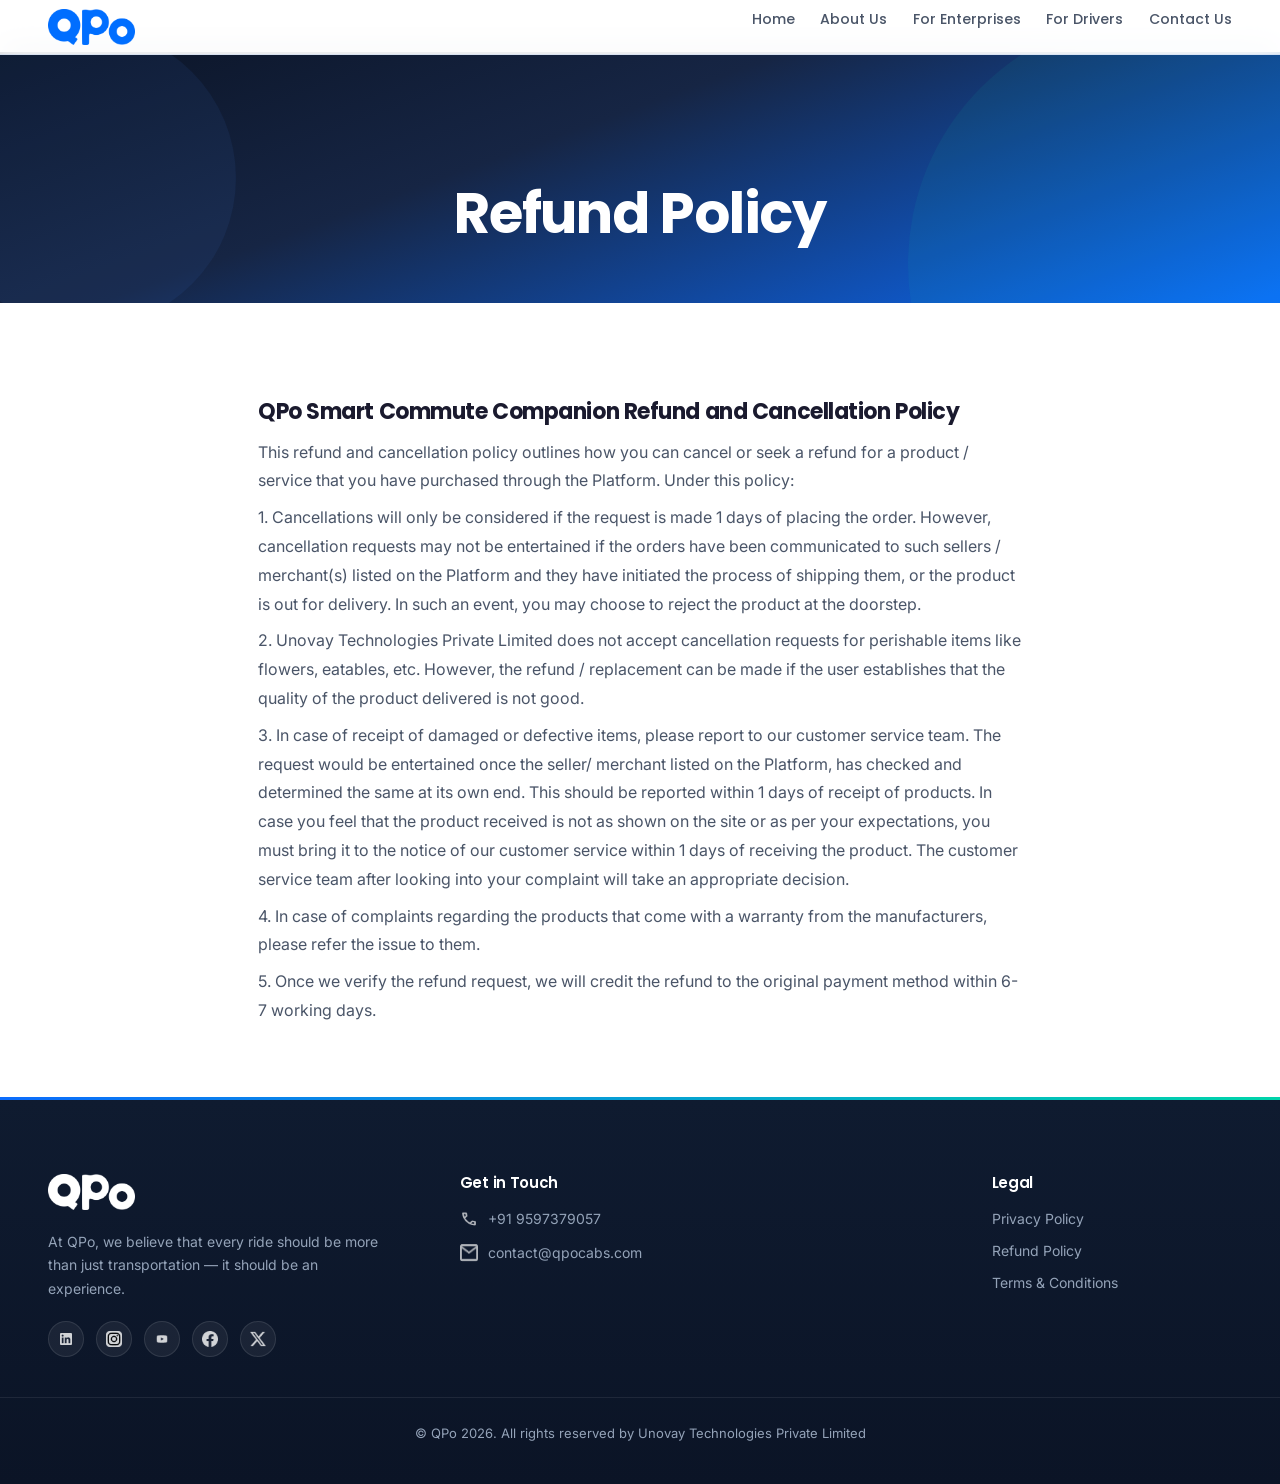
<file: refund_policy.html>
<!DOCTYPE html>
<html lang="en">
<head>
    <meta charset="UTF-8">
    <meta name="viewport" content="width=device-width, initial-scale=1.0">
    <title>Refund Policy | QPo</title>
    <link rel="icon" type="image/png" href="/pictures/QPo new logos 2026/White in Blue QPo logo.png">
    <link href="https://cdn.jsdelivr.net/npm/bootstrap@5.3.3/dist/css/bootstrap.min.css" rel="stylesheet">
    <link rel="stylesheet" href="https://cdnjs.cloudflare.com/ajax/libs/font-awesome/5.15.4/css/all.min.css" />
    <link rel="stylesheet" href="/main.css" />
</head>
<body>

<header class="qpo-header">
    <div class="nav-container">
        <a href="/index.html" class="logo">
            <img src="/pictures/QPo new logos 2026/Blue original logo transparent.png" alt="QPo Logo" />
            <span>QPo</span>
        </a>
        <div id="menu-btn" class="fas fa-bars" aria-label="Toggle menu" tabindex="0" role="button"></div>
        <ul class="nav-links">
            <li><a href="/index.html">Home</a></li>
            <li><a href="/about-us.html">About Us</a></li>
            <li><a href="/For-enterprises.html">For Enterprises</a></li>
            <li><a href="/for-drivers.html">For Drivers</a></li>
            <li><a href="#footer" data-contact-link>Contact Us</a></li>
        </ul>
    </div>
</header>
<div class="header-spacer"></div>

<section class="qpo-hero" style="min-height:auto;padding:clamp(6rem,10vw,8rem) 0 clamp(2rem,4vw,3rem);">
    <div class="qpo-container text-center">
        <h1 style="color:var(--color-white);">Refund Policy</h1>
    </div>
</section>

<section class="qpo-section">
    <div class="qpo-policy-content">
        <h5 class="fw-bold">QPo Smart Commute Companion Refund and Cancellation Policy</h5>
        <p class="mb-2">This refund and cancellation policy outlines how you can cancel or seek a refund for a product / service that you have purchased through the Platform. Under this policy:</p>
        <p class="mb-2">1. Cancellations will only be considered if the request is made 1 days of placing the order. However, cancellation requests may not be entertained if the orders have been communicated to such sellers / merchant(s) listed on the Platform and they have initiated the process of shipping them, or the product is out for delivery. In such an event, you may choose to reject the product at the doorstep.</p>
        <p class="mb-2">2. Unovay Technologies Private Limited does not accept cancellation requests for perishable items like flowers, eatables, etc. However, the refund / replacement can be made if the user establishes that the quality of the product delivered is not good.</p>
        <p class="mb-2">3. In case of receipt of damaged or defective items, please report to our customer service team. The request would be entertained once the seller/ merchant listed on the Platform, has checked and determined the same at its own end. This should be reported within 1 days of receipt of products. In case you feel that the product received is not as shown on the site or as per your expectations, you must bring it to the notice of our customer service within 1 days of receiving the product. The customer service team after looking into your complaint will take an appropriate decision.</p>
        <p class="mb-2">4. In case of complaints regarding the products that come with a warranty from the manufacturers, please refer the issue to them.</p>
        <p class="mb-2">5. Once we verify the refund request, we will credit the refund to the original payment method within 6-7 working days.</p>
    </div>
</section>

<footer class="qpo-footer" id="footer">
    <div class="qpo-footer-content">
        <div class="qpo-footer-brand">
            <div class="logo">
                <img src="/pictures/QPo new logos 2026/White original QPo logo transparent.png" alt="QPo Logo">
                <span>QPo</span>
            </div>
            <p>At QPo, we believe that every ride should be more than just transportation — it should be an experience.</p>
            <div class="qpo-footer-social">
                <a href="https://www.linkedin.com/company/qpo-cabs/"><img src="/pictures/linkedin.png" alt="LinkedIn"></a>
                <a href="https://www.instagram.com/qpo.app/"><img src="/pictures/instagram.png" alt="Instagram"></a>
                <a href="https://www.youtube.com/@QPo_Cabs"><img src="/pictures/youtube.png" alt="YouTube"></a>
                <a href="https://www.facebook.com/qpocabs"><img src="/pictures/facebook.png" alt="Facebook"></a>
                <a href="https://x.com/qpo_cabs"><img src="/pictures/twitter.png" alt="X / Twitter"></a>
            </div>
        </div>
        <div class="qpo-footer-contact">
            <h4>Get in Touch</h4>
            <div class="qpo-footer-contact-item"><img src="/pictures/call.png" alt="Phone"><span>+91 9597379057</span></div>
            <div class="qpo-footer-contact-item"><img src="/pictures/mail.png" alt="Email"><span>contact@qpocabs.com</span></div>
        </div>
        <div class="qpo-footer-links">
            <h4>Legal</h4>
            <a href="/policy.html">Privacy Policy</a>
            <a href="/refund_policy.html">Refund Policy</a>
            <a href="/tandc.html">Terms & Conditions</a>
        </div>
    </div>
    <div class="qpo-footer-bottom">
        <p>&copy; QPo 2026. All rights reserved by Unovay Technologies Private Limited</p>
    </div>
</footer>

<script src="/animations.js"></script>
</body>
</html>
</file>
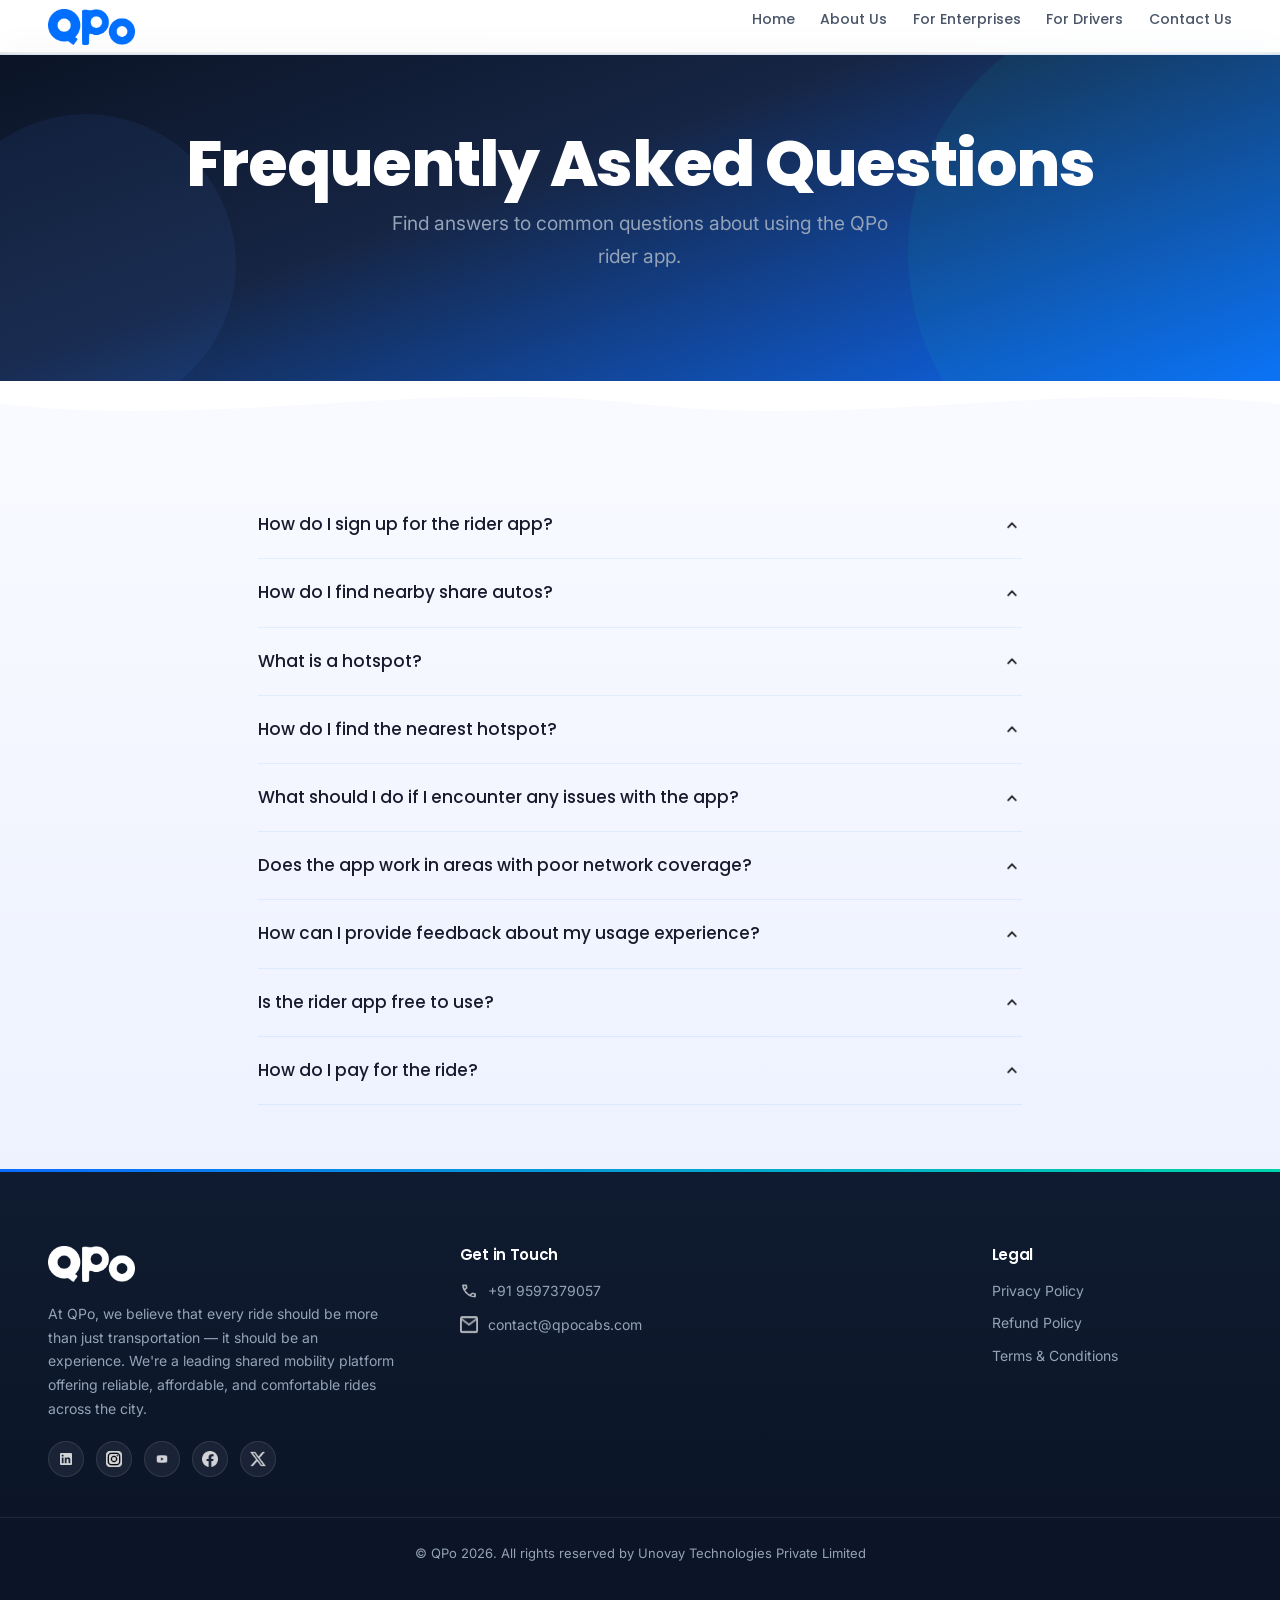
<file: riders-faq.html>
<!DOCTYPE html>
<html lang="en">
<head>
    <meta charset="UTF-8">
    <meta name="viewport" content="width=device-width, initial-scale=1.0">
    <title>FAQs | QPo</title>
    <link rel="icon" href="/pictures/QPo new logos 2026/White in Blue QPo logo.png" type="image/png">
    <link rel="stylesheet" href="https://cdnjs.cloudflare.com/ajax/libs/font-awesome/5.15.4/css/all.min.css" />
    <link href="https://cdn.jsdelivr.net/npm/bootstrap@5.3.3/dist/css/bootstrap.min.css" rel="stylesheet">
    <link href="/main.css" rel="stylesheet">
</head>
<body>

    <!-- ═══ Header ═══ -->
    <header class="qpo-header">
        <div class="nav-container">
            <a href="/index.html" class="logo">
                <img src="/pictures/QPo new logos 2026/Blue original logo transparent.png" alt="QPo Logo" />
                <span>QPo</span>
            </a>
            <div id="menu-btn" class="fas fa-bars" aria-label="Toggle menu" tabindex="0" role="button"></div>
            <ul class="nav-links">
                <li><a href="/index.html">Home</a></li>
                <li><a href="/about-us.html">About Us</a></li>
                <li><a href="/For-enterprises.html">For Enterprises</a></li>
                <li><a href="/for-drivers.html">For Drivers</a></li>
                <li><a href="#footer" data-contact-link>Contact Us</a></li>
            </ul>
        </div>
    </header>
    <div class="header-spacer"></div>


    <!-- ═══ FAQ Hero (Compact) ═══ -->
    <section class="qpo-hero" style="min-height:auto;padding:clamp(3rem,6vw,5rem) 0;">
        <div class="qpo-hero-content" style="grid-template-columns:1fr;text-align:center;">
            <div class="qpo-hero-text animate-in" style="text-align:center;">
                <h1 style="margin-bottom:0.5rem;">Frequently Asked Questions</h1>
                <p style="margin-left:auto;margin-right:auto;">Find answers to common questions about using the QPo rider app.</p>
            </div>
        </div>
    </section>


    <!-- ═══ Wave Divider ═══ -->
    <div class="qpo-wave-divider">
        <svg viewBox="0 0 1440 80" fill="none" xmlns="http://www.w3.org/2000/svg" preserveAspectRatio="none">
            <path d="M0 40C240 80 480 0 720 40C960 80 1200 0 1440 40V80H0V40Z" fill="#F8FAFF"/>
        </svg>
    </div>


    <!-- ═══ FAQ Accordion ═══ -->
    <section class="qpo-section qpo-section--surface">
        <div class="qpo-container" style="max-width:860px;">
            <div class="reveal">

                <div class="qpo-accordion-item">
                    <div class="qpo-accordion-title">
                        How do I sign up for the rider app?
                        <img src="/pictures/up-arrow.png" class="arrow" alt="toggle">
                    </div>
                    <div class="qpo-accordion-body">
                        <p>You can sign up by entering your phone number and verifying it with an OTP sent to your mobile.</p>
                    </div>
                </div>

                <div class="qpo-accordion-item">
                    <div class="qpo-accordion-title">
                        How do I find nearby share autos?
                        <img src="/pictures/up-arrow.png" class="arrow" alt="toggle">
                    </div>
                    <div class="qpo-accordion-body">
                        <p>The app uses GPS technology to display all nearby share autos on a map, allowing you to locate one easily.</p>
                    </div>
                </div>

                <div class="qpo-accordion-item">
                    <div class="qpo-accordion-title">
                        What is a hotspot?
                        <img src="/pictures/up-arrow.png" class="arrow" alt="toggle">
                    </div>
                    <div class="qpo-accordion-body">
                        <p>Hotspots are the pick-up or drop points defined by QPo. They are usually prominent locations like bus stops, restaurants, schools, colleges, and office parks.</p>
                    </div>
                </div>

                <div class="qpo-accordion-item">
                    <div class="qpo-accordion-title">
                        How do I find the nearest hotspot?
                        <img src="/pictures/up-arrow.png" class="arrow" alt="toggle">
                    </div>
                    <div class="qpo-accordion-body">
                        <p>The nearest hotspots from all routes will always be shown distinctly.</p>
                    </div>
                </div>

                <div class="qpo-accordion-item">
                    <div class="qpo-accordion-title">
                        What should I do if I encounter any issues with the app?
                        <img src="/pictures/up-arrow.png" class="arrow" alt="toggle">
                    </div>
                    <div class="qpo-accordion-body">
                        <p>You can email our customer support through the app for any assistance or to report issues.</p>
                    </div>
                </div>

                <div class="qpo-accordion-item">
                    <div class="qpo-accordion-title">
                        Does the app work in areas with poor network coverage?
                        <img src="/pictures/up-arrow.png" class="arrow" alt="toggle">
                    </div>
                    <div class="qpo-accordion-body">
                        <p>The app requires an internet connection to provide real-time updates. In areas with poor network coverage, some features may be limited.</p>
                    </div>
                </div>

                <div class="qpo-accordion-item">
                    <div class="qpo-accordion-title">
                        How can I provide feedback about my usage experience?
                        <img src="/pictures/up-arrow.png" class="arrow" alt="toggle">
                    </div>
                    <div class="qpo-accordion-body">
                        <p>The support team of QPo will reach out to you on a timely basis to collect feedback.</p>
                    </div>
                </div>

                <div class="qpo-accordion-item">
                    <div class="qpo-accordion-title">
                        Is the rider app free to use?
                        <img src="/pictures/up-arrow.png" class="arrow" alt="toggle">
                    </div>
                    <div class="qpo-accordion-body">
                        <p>Yes, the app is free to download and use.</p>
                    </div>
                </div>

                <div class="qpo-accordion-item">
                    <div class="qpo-accordion-title">
                        How do I pay for the ride?
                        <img src="/pictures/up-arrow.png" class="arrow" alt="toggle">
                    </div>
                    <div class="qpo-accordion-body">
                        <p>All payments has to be done directly to the driver and QPo does not have any say in the fare pricing as per this version.</p>
                    </div>
                </div>

            </div>
        </div>
    </section>


    <!-- ═══ Footer ═══ -->
    <footer class="qpo-footer" id="footer">
        <div class="qpo-footer-content">
            <div class="qpo-footer-brand">
                <div class="logo">
                    <img src="/pictures/QPo new logos 2026/White original QPo logo transparent.png" alt="QPo Logo">
                    <span>QPo</span>
                </div>
                <p>At QPo, we believe that every ride should be more than just transportation — it should be an experience. We're a leading shared mobility platform offering reliable, affordable, and comfortable rides across the city.</p>
                <div class="qpo-footer-social">
                    <a href="https://www.linkedin.com/company/qpo-cabs/"><img src="/pictures/linkedin.png" alt="LinkedIn"></a>
                    <a href="https://www.instagram.com/qpo.app/"><img src="/pictures/instagram.png" alt="Instagram"></a>
                    <a href="https://www.youtube.com/@QPo_Cabs"><img src="/pictures/youtube.png" alt="YouTube"></a>
                    <a href="https://www.facebook.com/qpocabs"><img src="/pictures/facebook.png" alt="Facebook"></a>
                    <a href="https://x.com/qpo_cabs"><img src="/pictures/twitter.png" alt="X / Twitter"></a>
                </div>
            </div>

            <div class="qpo-footer-contact">
                <h4>Get in Touch</h4>
                <div class="qpo-footer-contact-item">
                    <img src="/pictures/call.png" alt="Phone">
                    <span>+91 9597379057</span>
                </div>
                <div class="qpo-footer-contact-item">
                    <img src="/pictures/mail.png" alt="Email">
                    <span>contact@qpocabs.com</span>
                </div>
            </div>

            <div class="qpo-footer-links">
                <h4>Legal</h4>
                <a href="/policy.html">Privacy Policy</a>
                <a href="/refund_policy.html">Refund Policy</a>
                <a href="/tandc.html">Terms & Conditions</a>
            </div>
        </div>

        <div class="qpo-footer-bottom">
            <p>&copy; QPo 2026. All rights reserved by Unovay Technologies Private Limited</p>
        </div>
    </footer>


    <script src="https://cdn.jsdelivr.net/npm/bootstrap@5.3.3/dist/js/bootstrap.bundle.min.js"></script>
    <script src="/animations.js"></script>

</body>
</html>
</file>
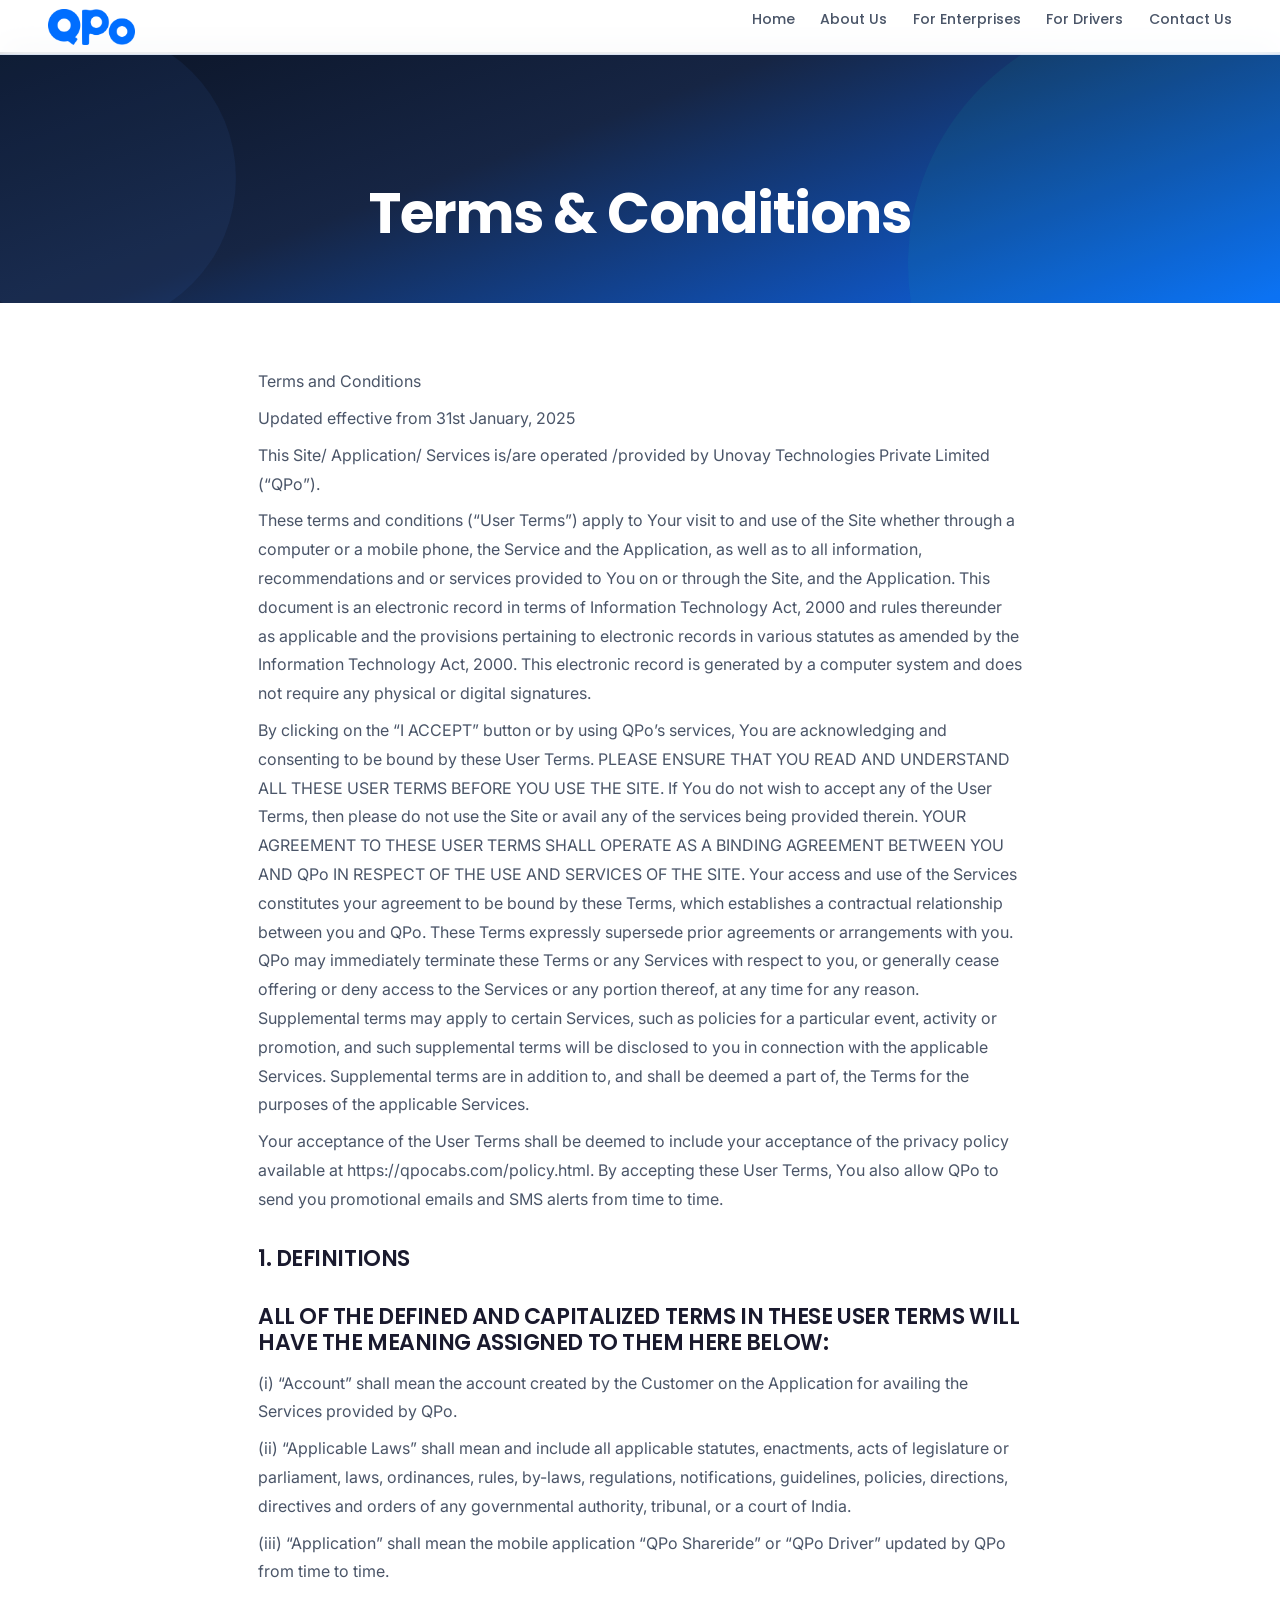
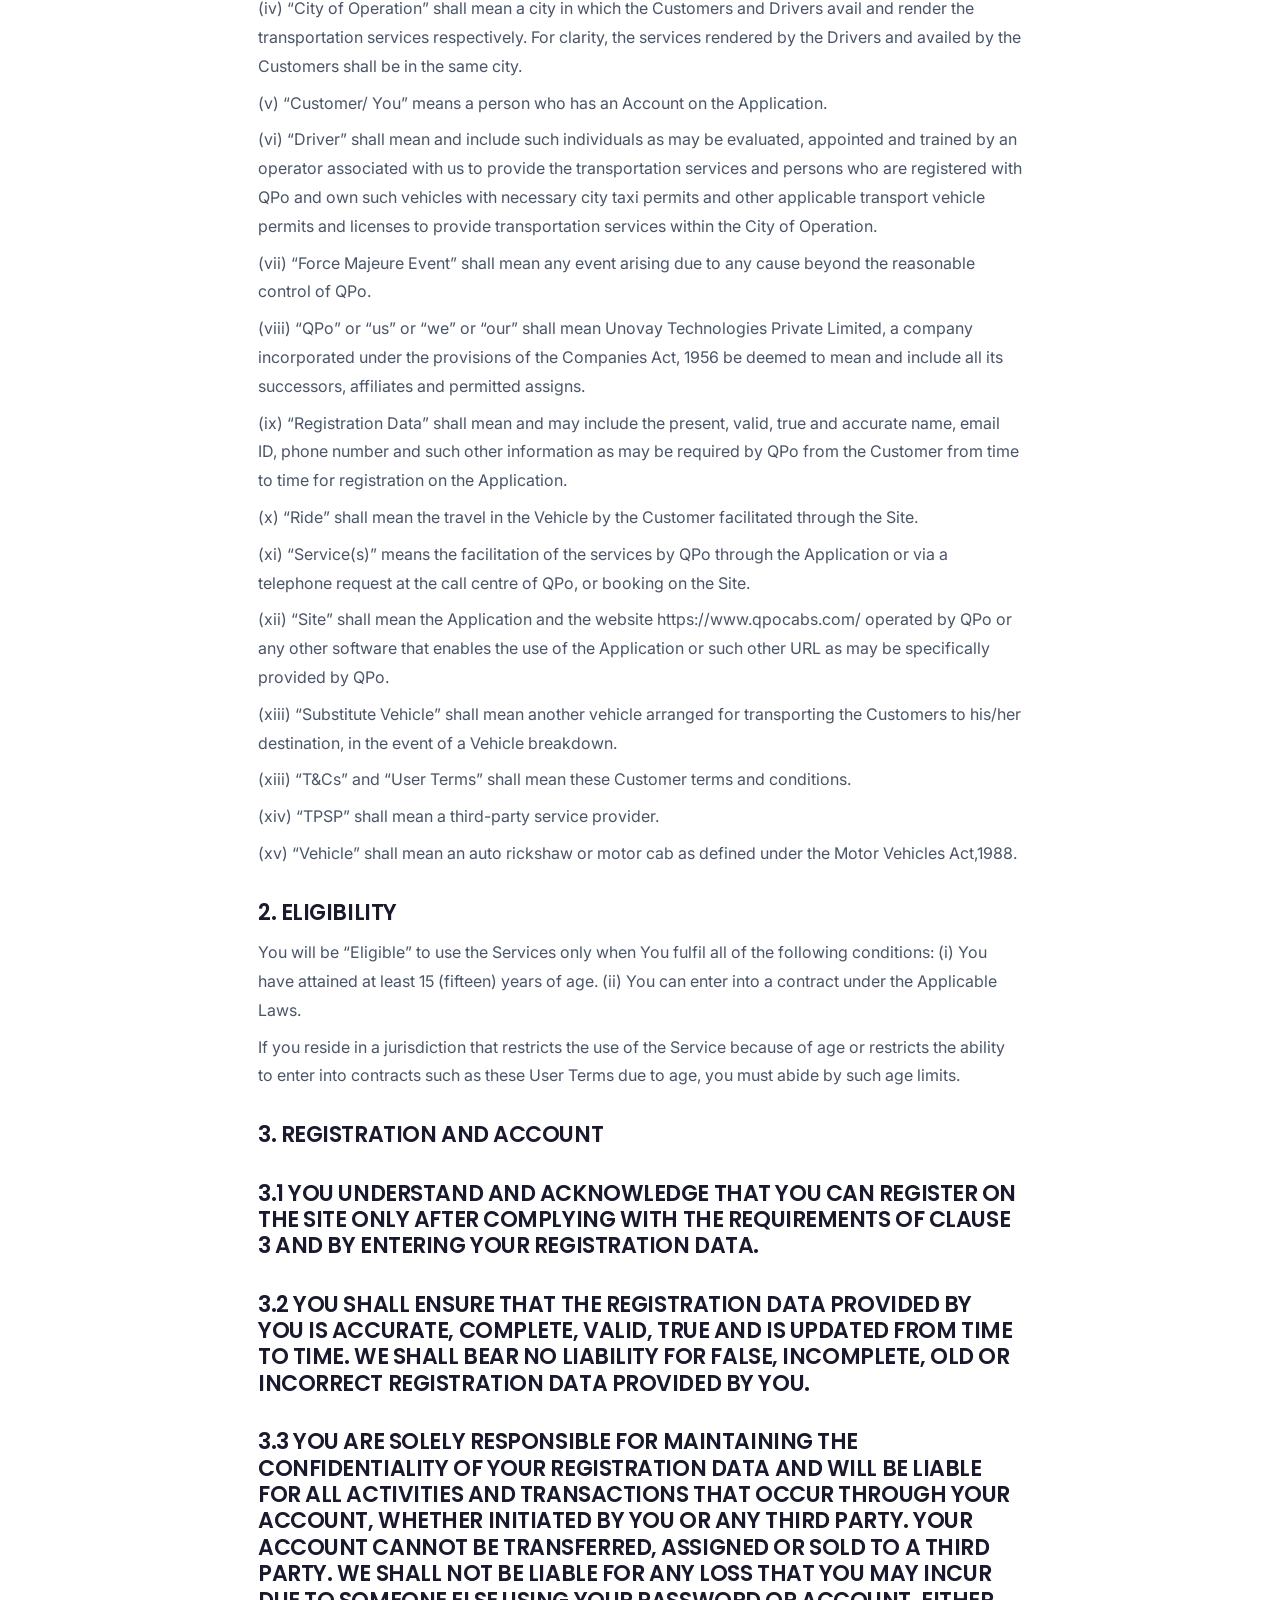
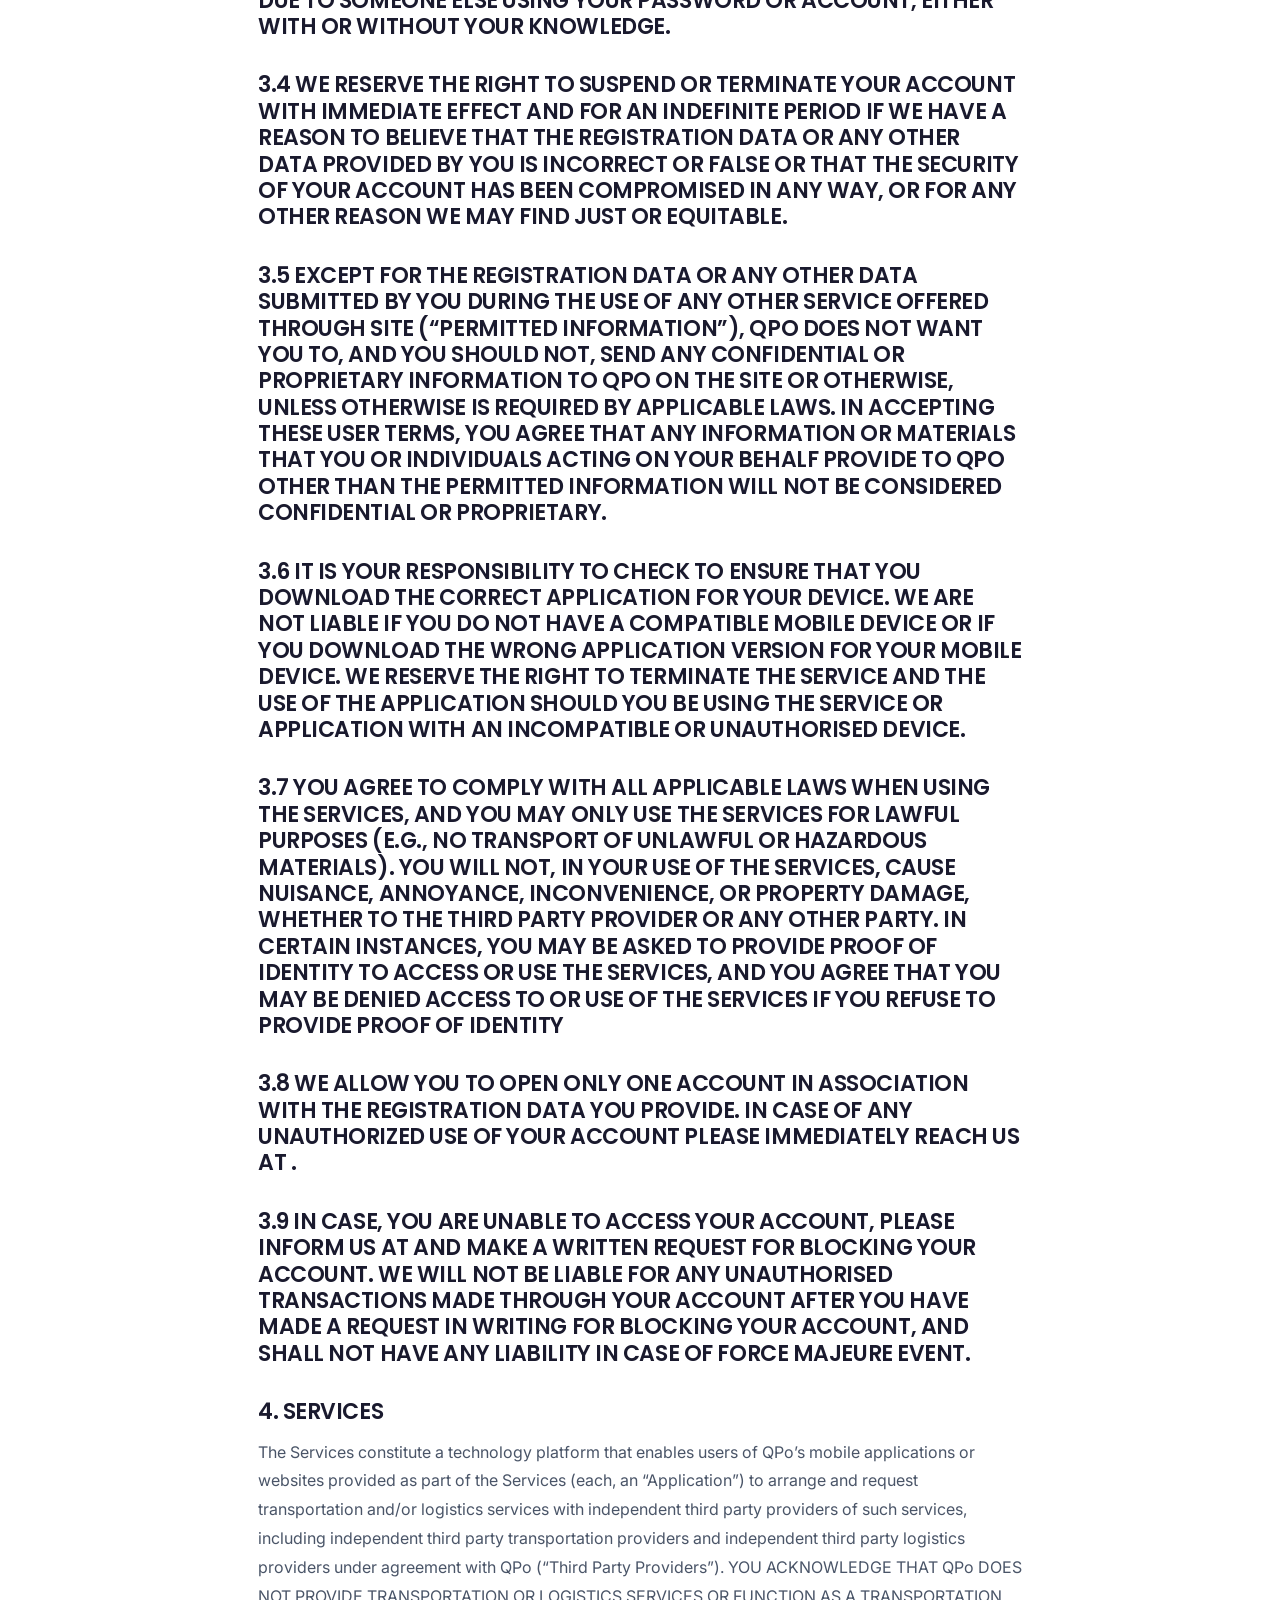
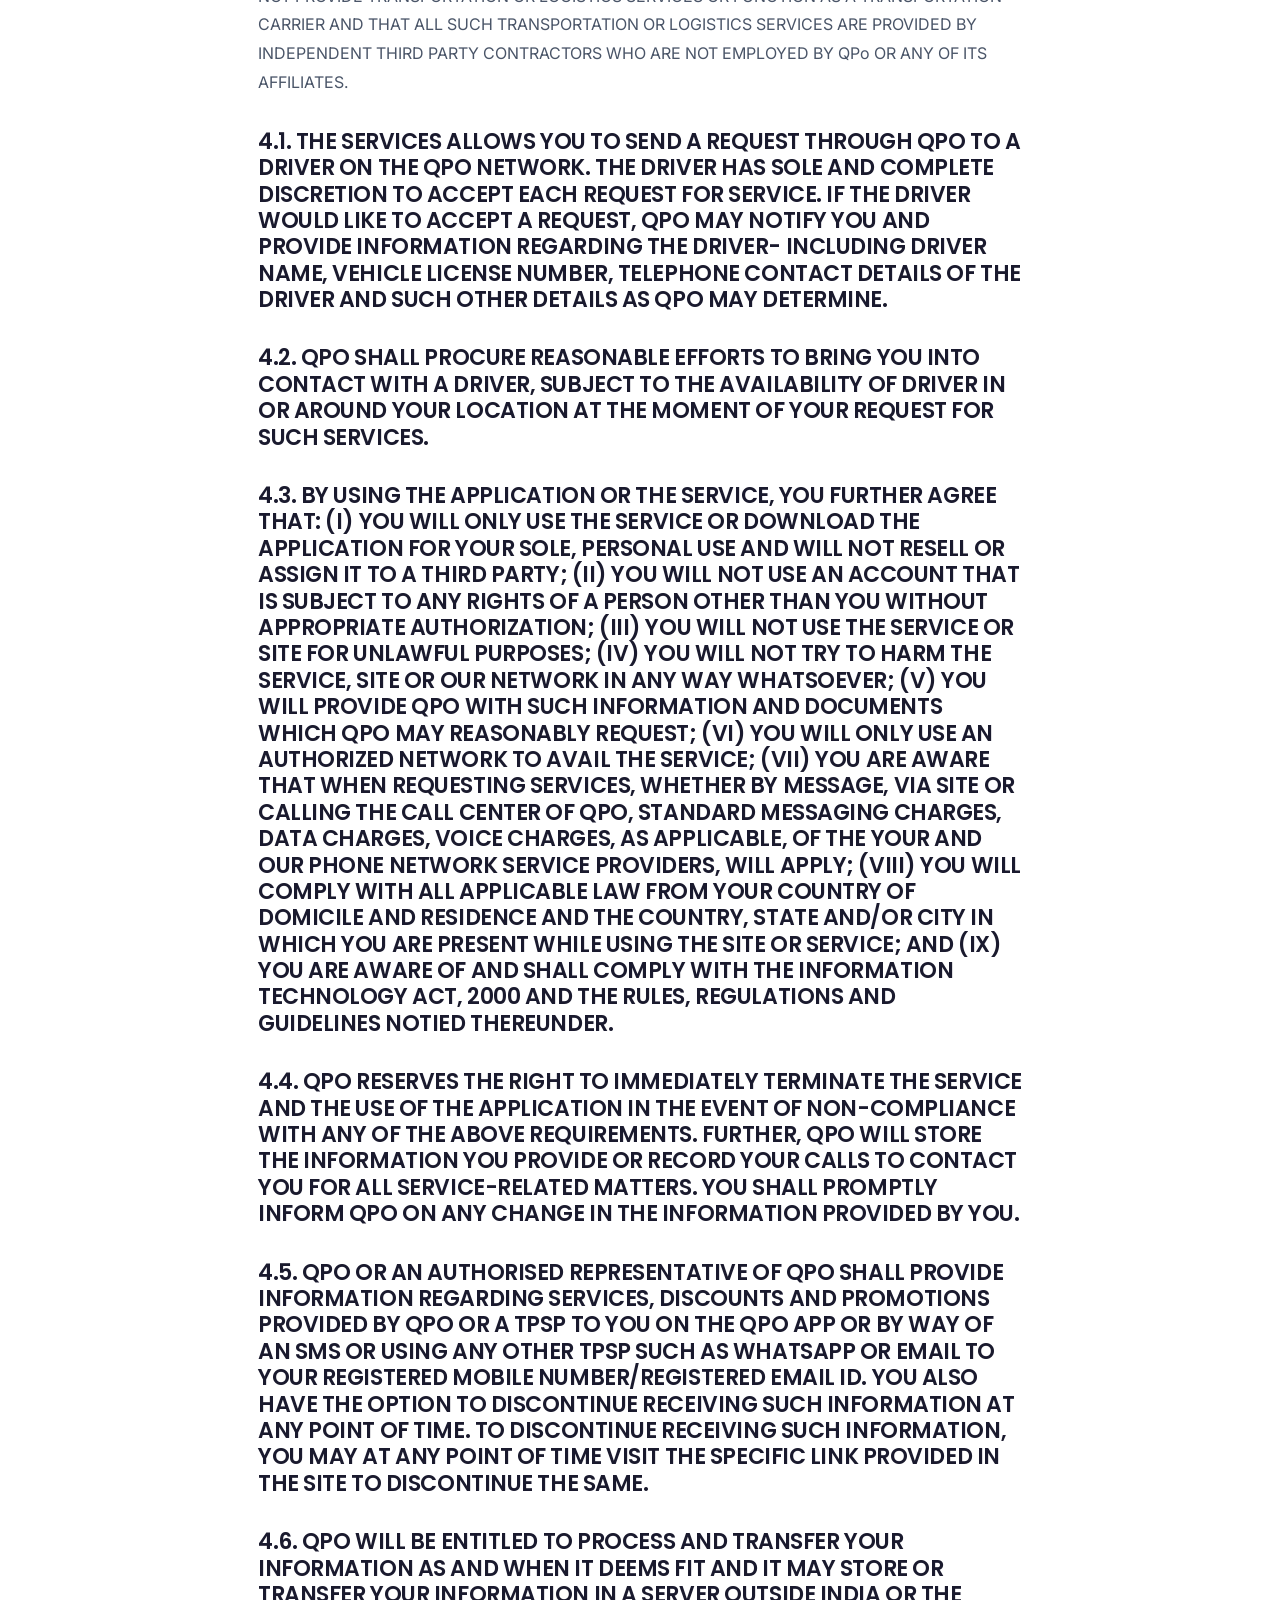
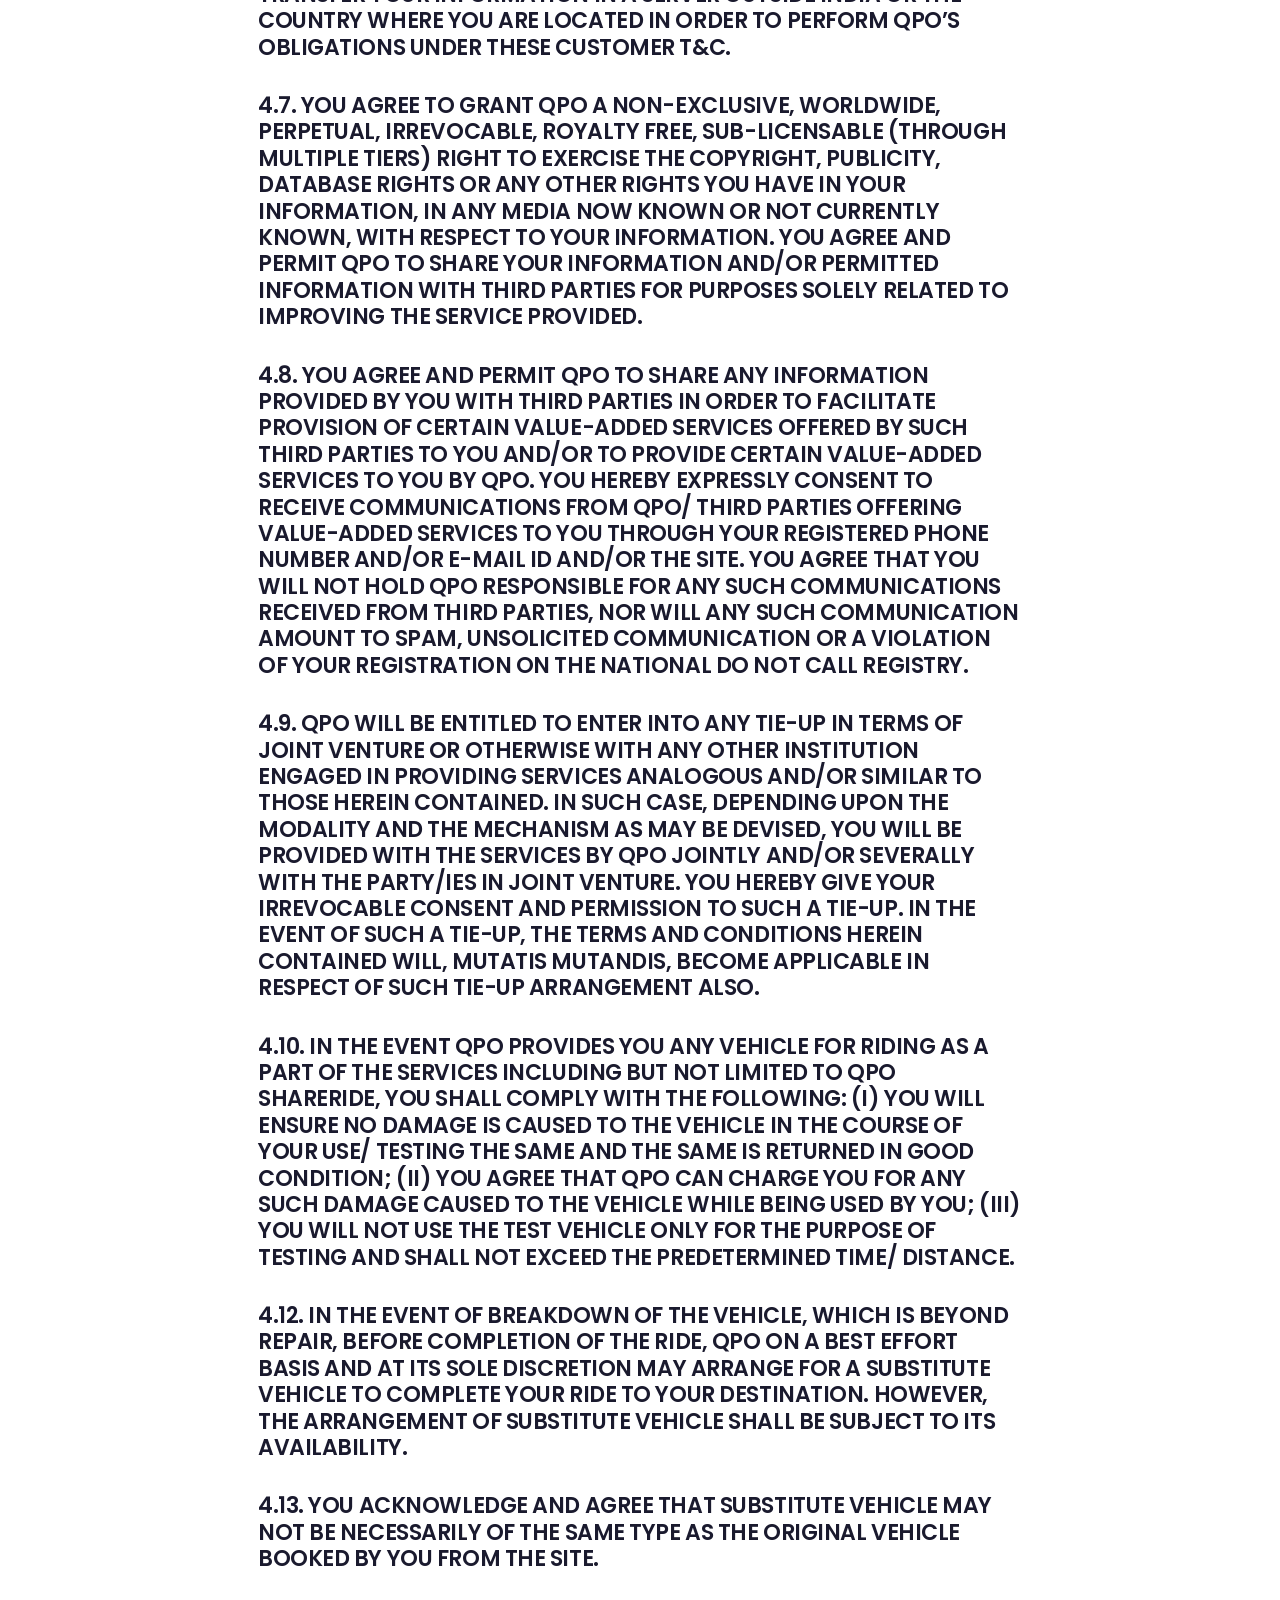
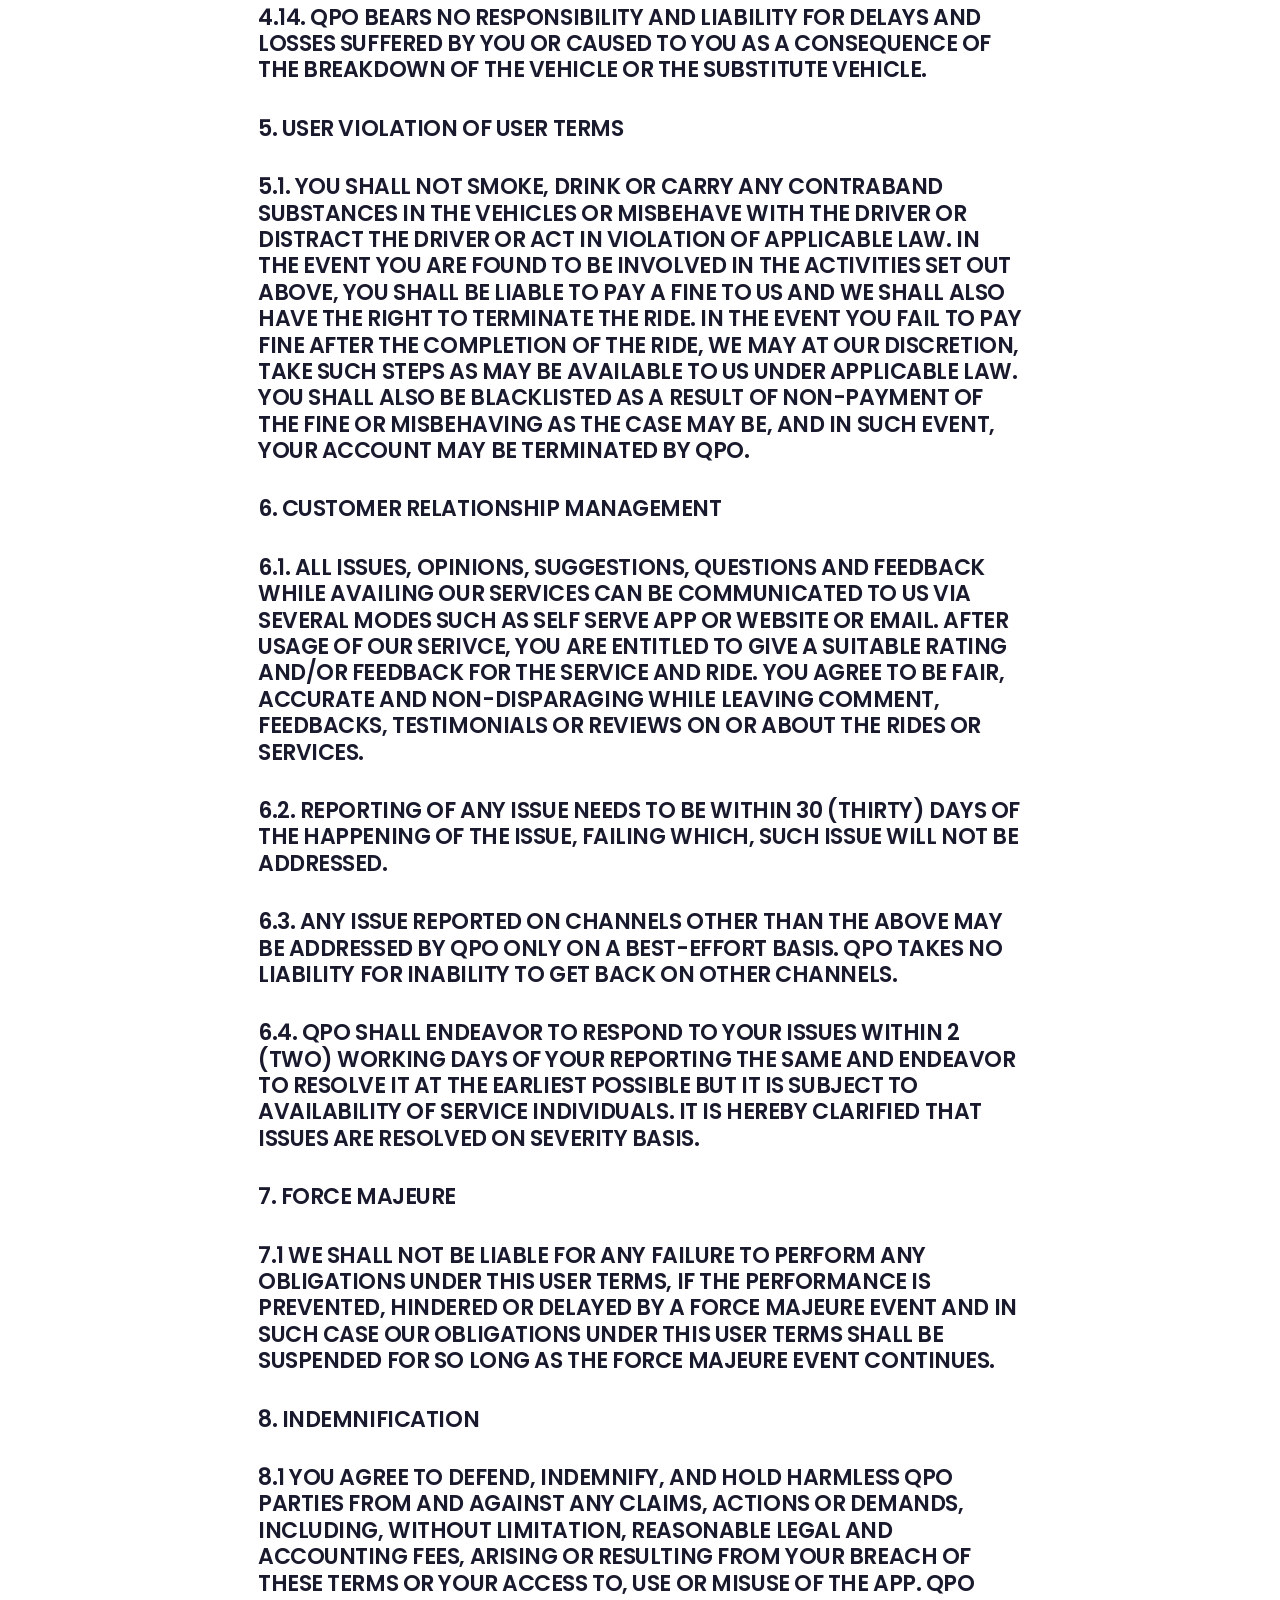
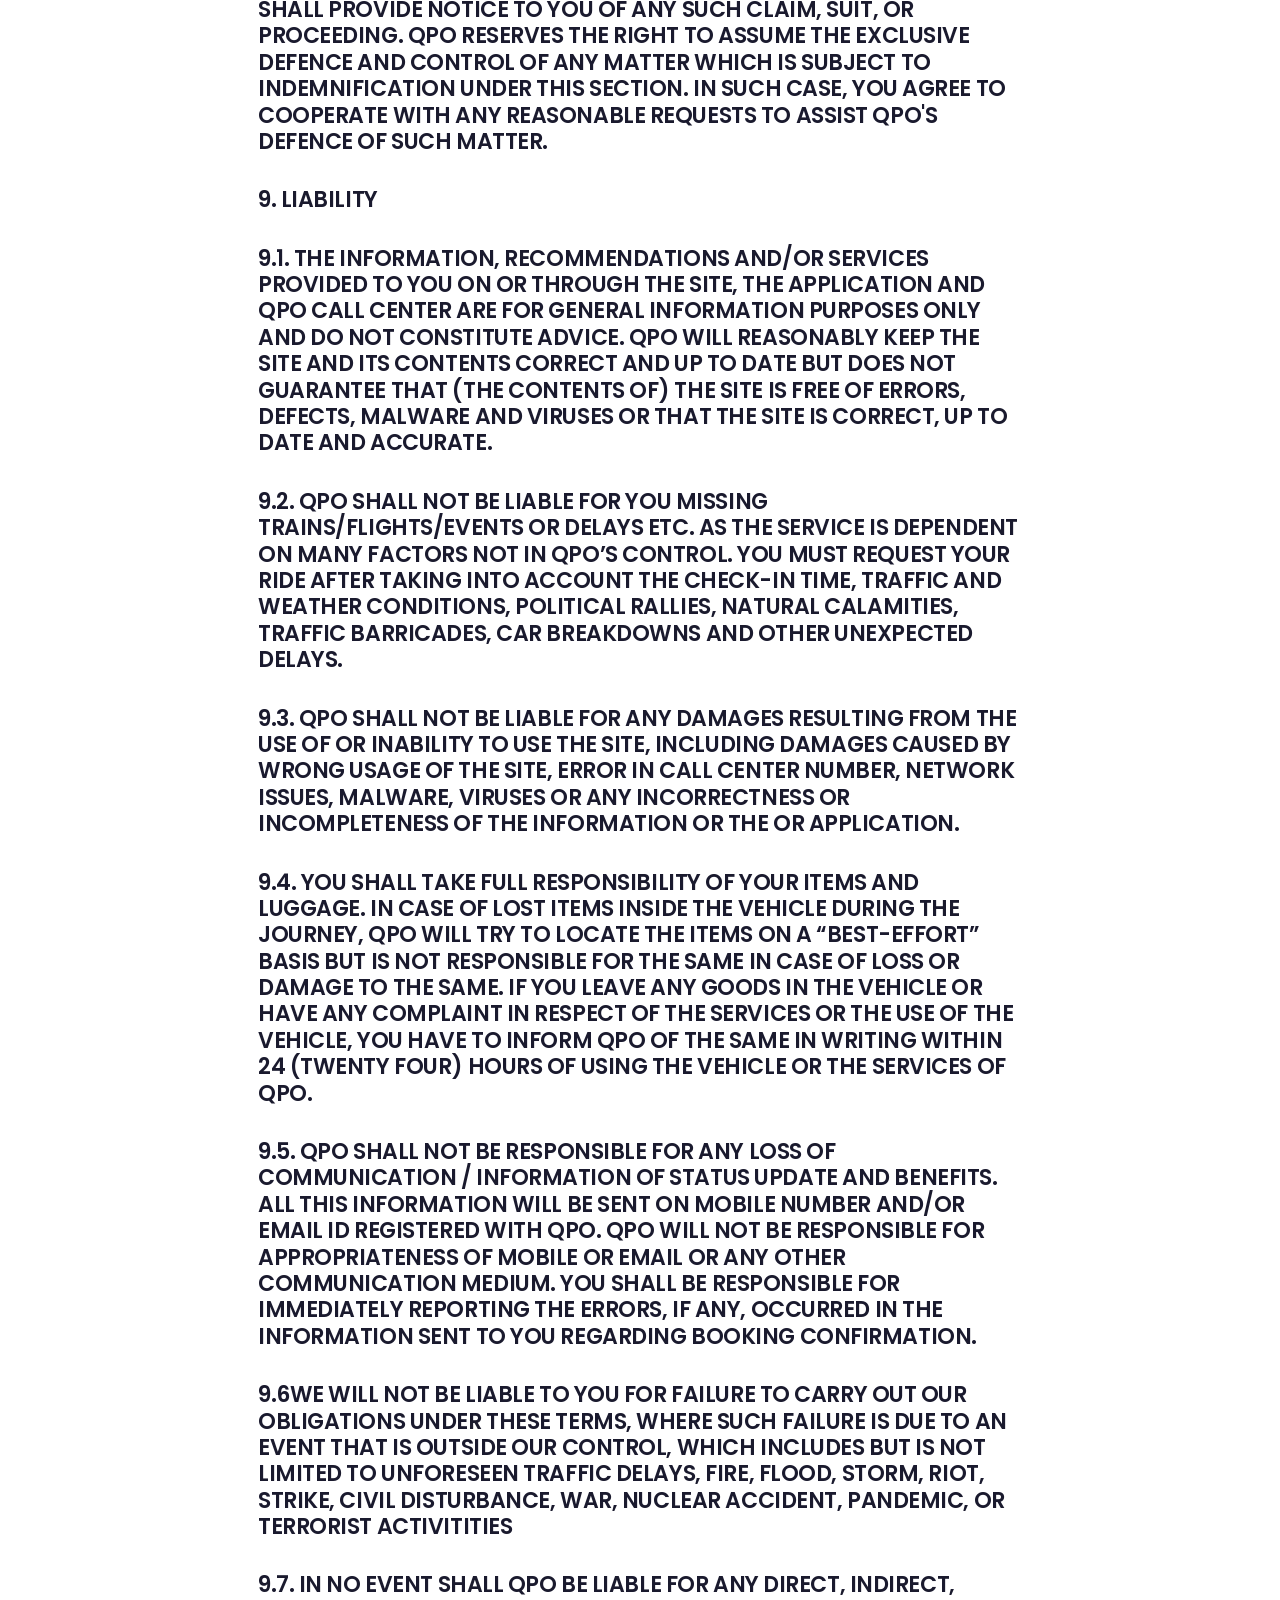
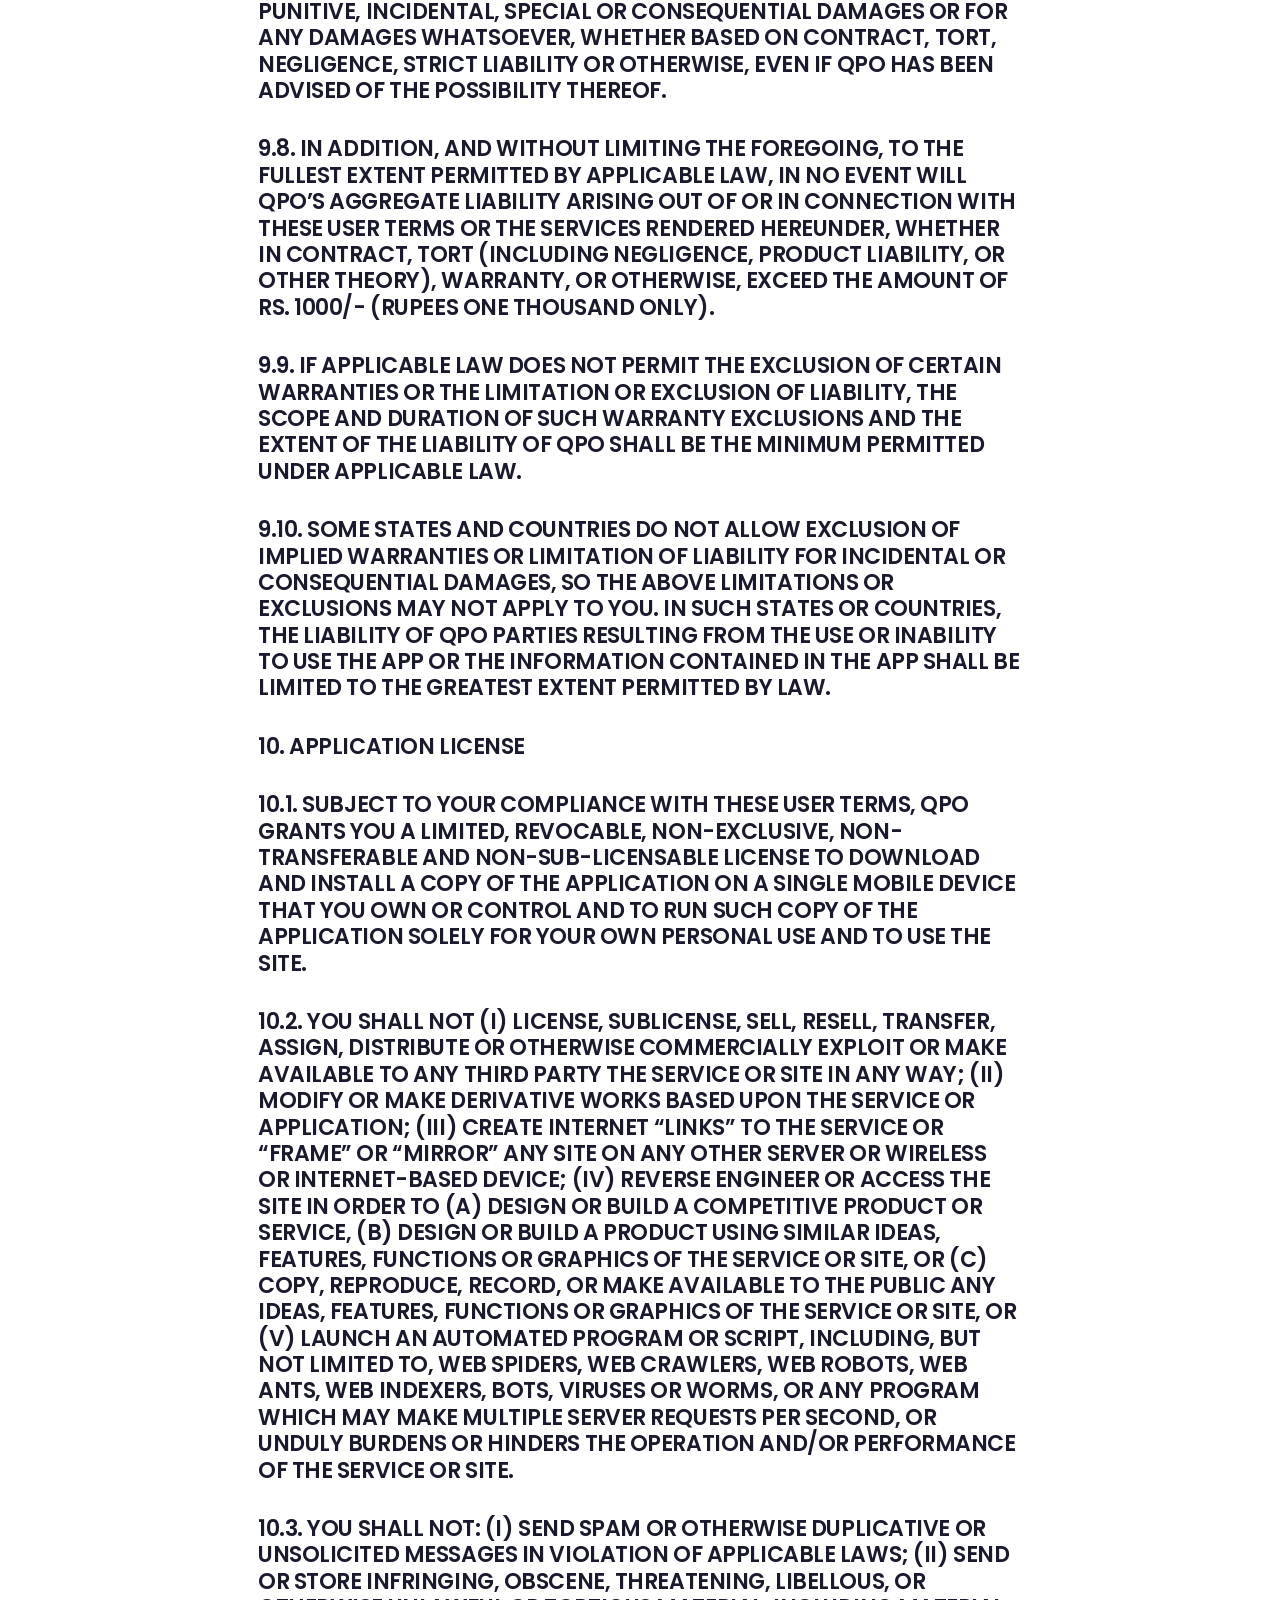
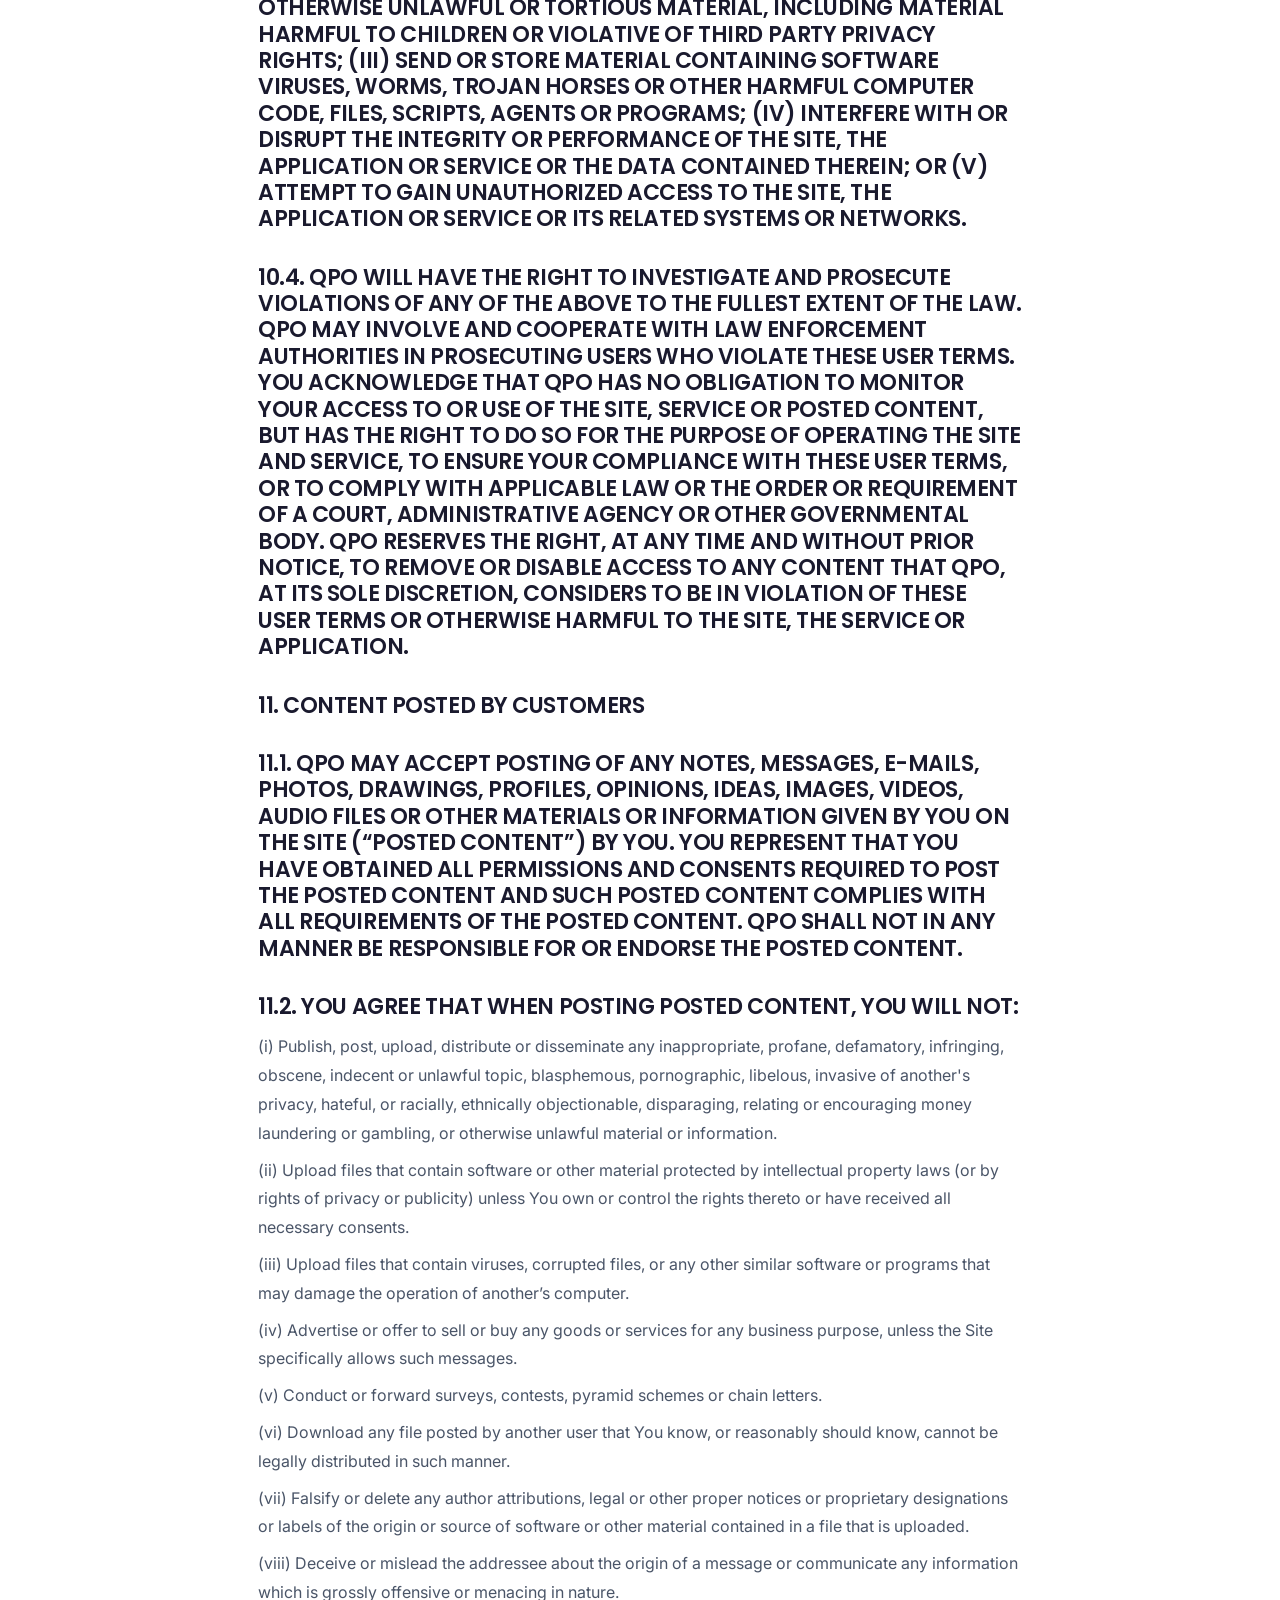
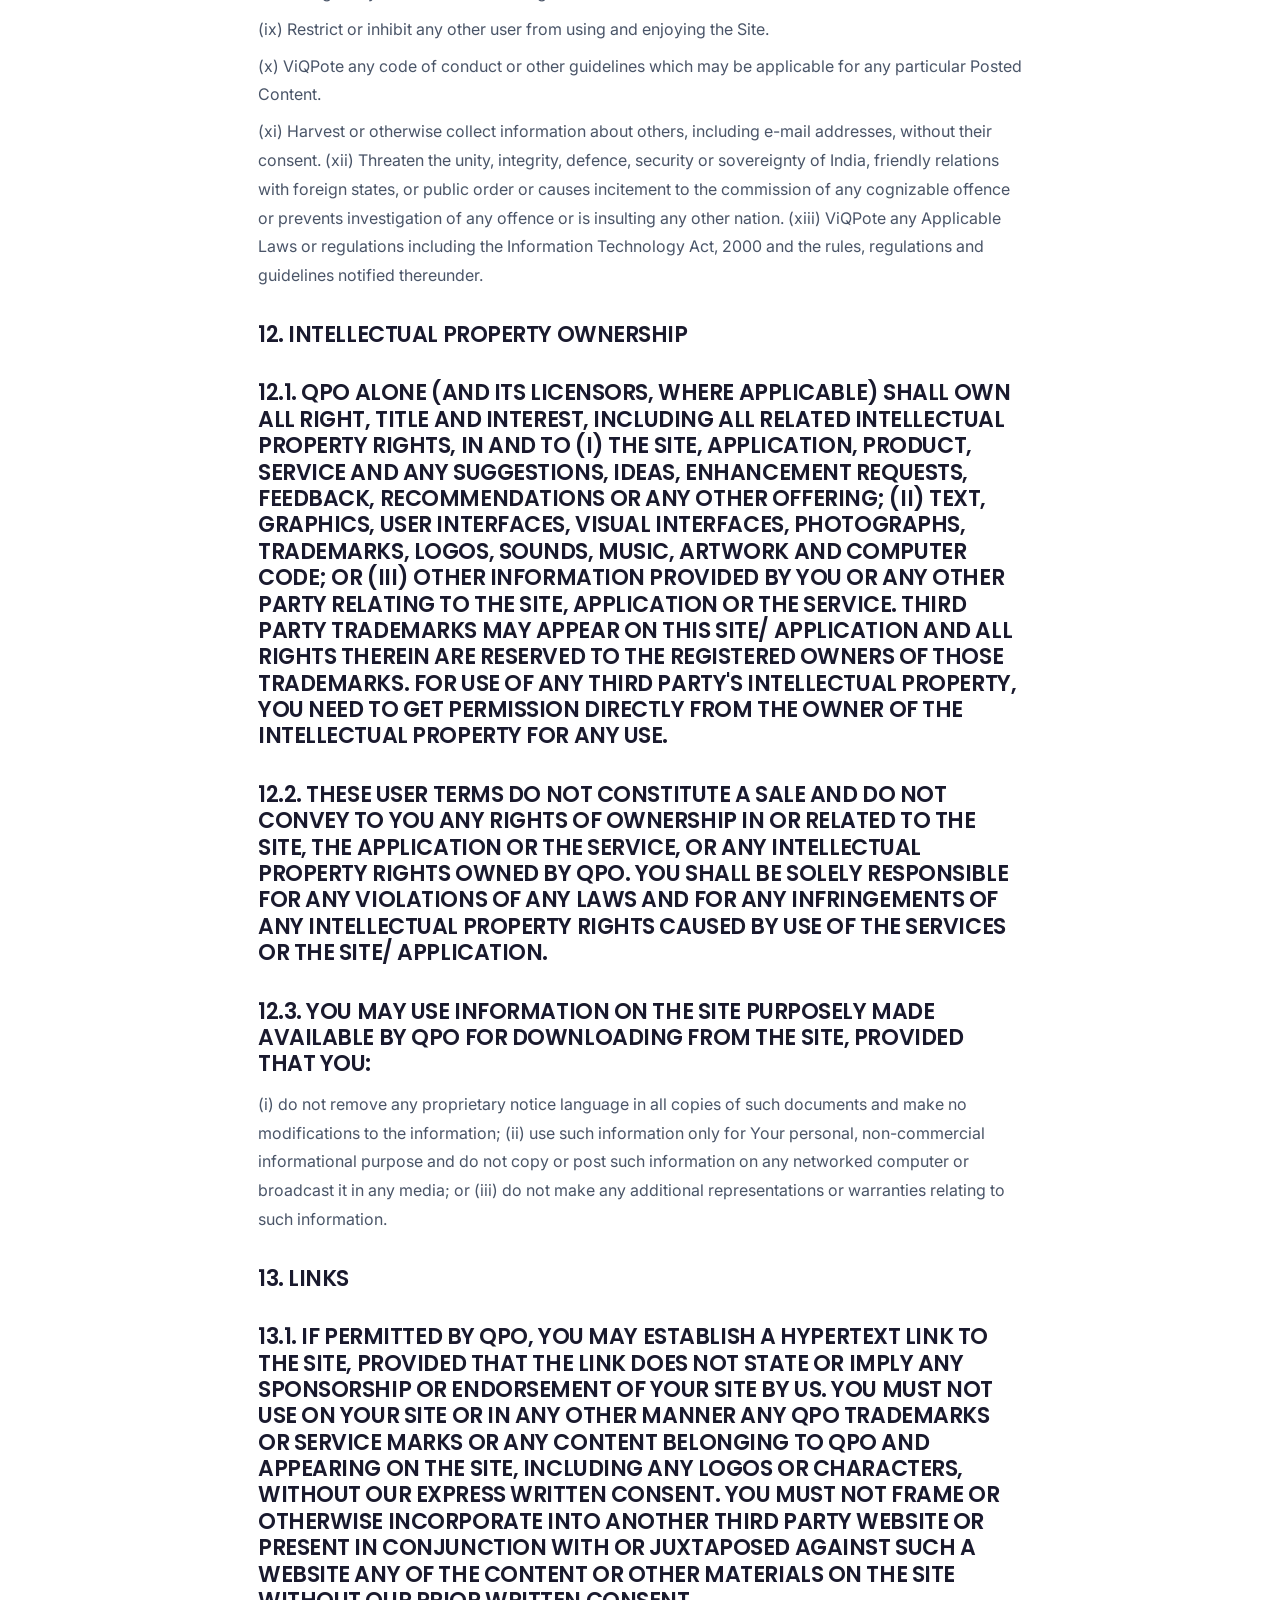
<file: tandc.html>
<!DOCTYPE html>
<html lang="en">
<head>
    <meta charset="UTF-8">
    <meta name="viewport" content="width=device-width, initial-scale=1.0">
    <title>Terms &amp; Conditions | QPo</title>
    <link rel="icon" type="image/png" href="/pictures/QPo new logos 2026/White in Blue QPo logo.png">
    <link href="https://cdn.jsdelivr.net/npm/bootstrap@5.3.3/dist/css/bootstrap.min.css" rel="stylesheet">
    <link rel="stylesheet" href="https://cdnjs.cloudflare.com/ajax/libs/font-awesome/5.15.4/css/all.min.css" />
    <link rel="stylesheet" href="/main.css" />
</head>
<body>

<header class="qpo-header">
    <div class="nav-container">
        <a href="/index.html" class="logo">
            <img src="/pictures/QPo new logos 2026/Blue original logo transparent.png" alt="QPo Logo" />
            <span>QPo</span>
        </a>
        <div id="menu-btn" class="fas fa-bars" aria-label="Toggle menu" tabindex="0" role="button"></div>
        <ul class="nav-links">
            <li><a href="/index.html">Home</a></li>
            <li><a href="/about-us.html">About Us</a></li>
            <li><a href="/For-enterprises.html">For Enterprises</a></li>
            <li><a href="/for-drivers.html">For Drivers</a></li>
            <li><a href="#footer" data-contact-link>Contact Us</a></li>
        </ul>
    </div>
</header>
<div class="header-spacer"></div>

<section class="qpo-hero" style="min-height:auto;padding:clamp(6rem,10vw,8rem) 0 clamp(2rem,4vw,3rem);">
    <div class="qpo-container text-center">
        <h1 style="color:var(--color-white);">Terms &amp; Conditions</h1>
    </div>
</section>

<section class="qpo-section">
    <div class="qpo-policy-content">
<p class="mb-2">Terms and Conditions</p><p class="mb-2">Updated effective from 31st January, 2025</p><p class="mb-2">This Site/ Application/ Services is/are operated /provided by Unovay Technologies Private Limited (“QPo”).</p><p class="mb-2">These terms and conditions (“User Terms”) apply to Your visit to and use of the Site whether through a computer or a mobile phone, the Service and the Application, as well as to all information, recommendations and or services provided to You on or through the Site, and the Application. This document is an electronic record in terms of Information Technology Act, 2000 and rules thereunder as applicable and the provisions pertaining to electronic records in various statutes as amended by the Information Technology Act, 2000. This electronic record is generated by a computer system and does not require any physical or digital signatures.</p><p class="mb-2">By clicking on the “I ACCEPT” button or by using QPo’s services, You are acknowledging and consenting to be bound by these User Terms. PLEASE ENSURE THAT YOU READ AND UNDERSTAND ALL THESE USER TERMS BEFORE YOU USE THE SITE. If You do not wish to accept any of the User Terms, then please do not use the Site or avail any of the services being provided therein. YOUR AGREEMENT TO THESE USER TERMS SHALL OPERATE AS A BINDING AGREEMENT BETWEEN YOU AND QPo IN RESPECT OF THE USE AND SERVICES OF THE SITE. Your access and use of the Services constitutes your agreement to be bound by these Terms, which establishes a contractual relationship between you and QPo. These Terms expressly supersede prior agreements or arrangements with you. QPo may immediately terminate these Terms or any Services with respect to you, or generally cease offering or deny access to the Services or any portion thereof, at any time for any reason. Supplemental terms may apply to certain Services, such as policies for a particular event, activity or promotion, and such supplemental terms will be disclosed to you in connection with the applicable Services. Supplemental terms are in addition to, and shall be deemed a part of, the Terms for the purposes of the applicable Services.</p><p class="mb-2">Your acceptance of the User Terms shall be deemed to include your acceptance of the privacy policy available at https://qpocabs.com/policy.html. By accepting these User Terms, You also allow QPo to send you promotional emails and SMS alerts from time to time.</p><h5 class="text-uppercase sub-heading">1. DEFINITIONS</h5><h5 class="text-uppercase sub-heading">All of the defined and capitalized terms in these User Terms will have the meaning assigned to them here below:</h5><p class="mb-2">(i) “Account” shall mean the account created by the Customer on the Application for availing the Services provided by QPo.</p><p class="mb-2">(ii) “Applicable Laws” shall mean and include all applicable statutes, enactments, acts of legislature or parliament, laws, ordinances, rules, by-laws, regulations, notifications, guidelines, policies, directions, directives and orders of any governmental authority, tribunal, or a court of India.</p><p class="mb-2">(iii) “Application” shall mean the mobile application “QPo Shareride” or “QPo Driver” updated by QPo from time to time.</p><p class="mb-2">(iv) “City of Operation” shall mean a city in which the Customers and Drivers avail and render the transportation services respectively. For clarity, the services rendered by the Drivers and availed by the Customers shall be in the same city.</p><p class="mb-2">(v) “Customer/ You” means a person who has an Account on the Application.</p><p class="mb-2">(vi) “Driver” shall mean and include such individuals as may be evaluated, appointed and trained by an operator associated with us to provide the transportation services and persons who are registered with QPo and own such vehicles with necessary city taxi permits and other applicable transport vehicle permits and licenses to provide transportation services within the City of Operation.</p><p class="mb-2">(vii) “Force Majeure Event” shall mean any event arising due to any cause beyond the reasonable control of QPo.</p><p class="mb-2">(viii) “QPo” or “us” or “we” or “our” shall mean Unovay Technologies Private Limited, a company incorporated under the provisions of the Companies Act, 1956 be deemed to mean and include all its successors, affiliates and permitted assigns.</p><p class="mb-2">(ix) “Registration Data” shall mean and may include the present, valid, true and accurate name, email ID, phone number and such other information as may be required by QPo from the Customer from time to time for registration on the Application.</p><p class="mb-2">(x) “Ride” shall mean the travel in the Vehicle by the Customer facilitated through the Site.</p><p class="mb-2">(xi) “Service(s)” means the facilitation of the services by QPo through the Application or via a telephone request at the call centre of QPo, or booking on the Site.</p><p class="mb-2">(xii) “Site” shall mean the Application and the website https://www.qpocabs.com/ operated by QPo or any other software that enables the use of the Application or such other URL as may be specifically provided by QPo.</p><p class="mb-2">(xiii) “Substitute Vehicle” shall mean another vehicle arranged for transporting the Customers to his/her destination, in the event of a Vehicle breakdown.</p><p class="mb-2">(xiii) “T&amp;Cs” and “User Terms” shall mean these Customer terms and conditions.</p><p class="mb-2">(xiv) “TPSP” shall mean a third-party service provider.</p><p class="mb-2">(xv) “Vehicle” shall mean an auto rickshaw or motor cab as defined under the Motor Vehicles Act,1988.</p><h5 class="text-uppercase sub-heading">2. ELIGIBILITY</h5><p class="mb-2">You will be “Eligible” to use the Services only when You fulfil all of the following conditions:
(i) You have attained at least 15 (fifteen) years of age. (ii) You can enter into a contract under the Applicable Laws.</p><p class="mb-2">If you reside in a jurisdiction that restricts the use of the Service because of age or restricts the ability to enter into contracts such as these User Terms due to age, you must abide by such age limits.</p><h5 class="text-uppercase sub-heading">3. REGISTRATION AND ACCOUNT</h5><h5 class="text-uppercase sub-heading">3.1 You understand and acknowledge that You can register on the Site only after complying with the requirements of Clause 3 and by entering Your Registration Data.</h5><h5 class="text-uppercase sub-heading">3.2 You shall ensure that the Registration Data provided by You is accurate, complete, valid, true and is updated from time to time. We shall bear no liability for false, incomplete, old or incorrect Registration Data provided by You.</h5><h5 class="text-uppercase sub-heading">3.3 You are solely responsible for maintaining the confidentiality of Your Registration Data and will be liable for all activities and transactions that occur through Your Account, whether initiated by You or any third party. Your Account cannot be transferred, assigned or sold to a third party. We shall not be liable for any loss that You may incur due to someone else using Your password or Account, either with or without Your knowledge.</h5><h5 class="text-uppercase sub-heading">3.4 We reserve the right to suspend or terminate Your Account with immediate effect and for an indefinite period if We have a reason to believe that the Registration Data or any other data provided by You is incorrect or false or that the security of Your Account has been compromised in any way, or for any other reason We may find just or equitable.</h5><h5 class="text-uppercase sub-heading">3.5 Except for the Registration Data or any other data submitted by You during the use of any other service offered through Site (“Permitted Information”), QPo does not want You to, and You should not, send any confidential or proprietary information to QPo on the Site or otherwise, unless otherwise is required by Applicable Laws. In accepting these User Terms, You agree that any information or materials that You or individuals acting on Your behalf provide to QPo other than the Permitted Information will not be considered confidential or proprietary.</h5><h5 class="text-uppercase sub-heading">3.6 It is Your responsibility to check to ensure that You download the correct application for Your device. We are not liable if You do not have a compatible mobile device or if You download the wrong application version for Your mobile device. We reserve the right to terminate the Service and the use of the Application should You be using the Service or Application with an incompatible or unauthorised device.</h5><h5 class="text-uppercase sub-heading">3.7 You agree to comply with all applicable laws when using the Services, and you may only use the Services for lawful purposes (e.g., no transport of unlawful or hazardous materials). You will not, in your use of the Services, cause nuisance, annoyance, inconvenience, or property damage, whether to the Third Party Provider or any other party. In certain instances, you may be asked to provide proof of identity to access or use the Services, and you agree that you may be denied access to or use of the Services if you refuse to provide proof of identity</h5><h5 class="text-uppercase sub-heading">3.8 We allow you to open only one account in association with the registration data you provide. In case of any unauthorized use of Your Account please immediately reach Us at .</h5><h5 class="text-uppercase sub-heading">3.9 In case, You are unable to access Your Account, please inform Us at  and make a written request for blocking Your Account. We will not be liable for any unauthorised transactions made through Your Account after You have made a request in writing for blocking Your Account, and shall not have any liability in case of Force Majeure Event.</h5><h5 class="text-uppercase sub-heading">4. SERVICES</h5><p class="mb-2">The Services constitute a technology platform that enables users of QPo’s mobile applications or websites provided as part of the Services (each, an “Application”) to arrange and request transportation and/or logistics services with independent third party providers of such services, including independent third party transportation providers and independent third party logistics providers under agreement with QPo (“Third Party Providers”). YOU ACKNOWLEDGE THAT QPo DOES NOT PROVIDE TRANSPORTATION OR LOGISTICS SERVICES OR FUNCTION AS A TRANSPORTATION CARRIER AND THAT ALL SUCH TRANSPORTATION OR LOGISTICS SERVICES ARE PROVIDED BY INDEPENDENT THIRD PARTY CONTRACTORS WHO ARE NOT EMPLOYED BY QPo OR ANY OF ITS AFFILIATES.</p><h5 class="text-uppercase sub-heading">4.1. The Services allows You to send a request through QPo to a Driver on the QPo network. The Driver has sole and complete discretion to accept each request for Service. If the Driver would like to accept a request, QPo may notify You and provide information regarding the Driver- including Driver name, Vehicle license number, telephone contact details of the Driver and such other details as QPo may determine.</h5><h5 class="text-uppercase sub-heading">4.2. QPo shall procure reasonable efforts to bring You into contact with a Driver, subject to the availability of Driver in or around Your location at the moment of Your request for such services.</h5><h5 class="text-uppercase sub-heading">4.3. By using the Application or the Service, You further agree that: (i) You will only use the Service or download the Application for Your sole, personal use and will not resell or assign it to a third party; (ii) You will not use an account that is subject to any rights of a person other than You without appropriate authorization; (iii) You will not use the Service or Site for unlawful purposes; (iv) You will not try to harm the Service, Site or our network in any way whatsoever; (v) You will provide QPo with such information and documents which QPo may reasonably request; (vi) You will only use an authorized network to avail the Service; (vii) You are aware that when requesting Services, whether by message, via Site or calling the call center of QPo, standard messaging charges, data charges, voice charges, as applicable, of the Your and Our phone network service providers, will apply; (viii) You will comply with all Applicable Law from Your country of domicile and residence and the country, state and/or city in which You are present while using the Site or Service; and (ix) You are aware of and shall comply with the Information Technology Act, 2000 and the rules, regulations and guidelines notied thereunder.</h5><h5 class="text-uppercase sub-heading">4.4. QPo reserves the right to immediately terminate the Service and the use of the Application in the event of non-compliance with any of the above requirements. Further, QPo will store the information you provide or record your calls to contact you for all Service-related matters. You shall promptly inform QPo on any change in the information provided by You.</h5><h5 class="text-uppercase sub-heading">4.5. QPo or an authorised representative of QPo shall provide information regarding services, discounts and promotions provided by QPo or a TPSP to You on the QPo App or by way of an SMS or using any other TPSP such as WhatsApp or email to Your registered mobile number/registered email ID. You also have the option to discontinue receiving such information at any point of time. To discontinue receiving such information, You may at any point of time visit the specific link provided in the Site to discontinue the same.</h5><h5 class="text-uppercase sub-heading">4.6. QPo WILL BE ENTITLED TO PROCESS AND TRANSFER YOUR INFORMATION AS AND WHEN IT DEEMS FIT AND IT MAY STORE OR TRANSFER YOUR INFORMATION IN A SERVER OUTSIDE INDIA OR THE COUNTRY WHERE YOU ARE LOCATED IN ORDER TO PERFORM QPo’S OBLIGATIONS UNDER THESE CUSTOMER T&amp;C.</h5><h5 class="text-uppercase sub-heading">4.7. You agree to grant QPo a non-exclusive, worldwide, perpetual, irrevocable, royalty free, sub-licensable (through multiple tiers) right to exercise the copyright, publicity, database rights or any other rights You have in your information, in any media now known or not currently known, with respect to Your information. YOU AGREE AND PERMIT QPo TO SHARE YOUR INFORMATION AND/OR PERMITTED INFORMATION WITH THIRD PARTIES FOR PURPOSES SOLELY RELATED TO IMPROVING THE SERVICE PROVIDED.</h5><h5 class="text-uppercase sub-heading">4.8. You agree and permit QPo to share any information provided by You with third parties in order to facilitate provision of certain value-added services offered by such third parties to You and/or to provide certain value-added services to You by QPo. You hereby expressly consent to receive communications from QPo/ third parties offering value-added services to You through Your registered phone number and/or e-mail id and/or the Site. You agree that You will not hold QPo responsible for any such communications received from third parties, nor will any such communication amount to spam, unsolicited communication or a violation of Your registration on the national do not call registry.</h5><h5 class="text-uppercase sub-heading">4.9. QPo will be entitled to enter into any tie-up in terms of joint venture or otherwise with any other institution engaged in providing services analogous and/or similar to those herein contained. In such case, depending upon the modality and the mechanism as may be devised, You will be provided with the services by QPo jointly and/or severally with the party/ies in joint venture. You hereby give Your irrevocable consent and permission to such a tie-up. In the event of such a tie-up, the terms and conditions herein contained will, mutatis mutandis, become applicable in respect of such tie-up arrangement also.</h5><h5 class="text-uppercase sub-heading">4.10. In the event QPo provides you any Vehicle for riding as a part of the Services including but not limited to QPo Shareride, You shall comply with the following: (i) You will ensure no damage is caused to the Vehicle in the course of your use/ testing the same and the same is returned in good condition; (ii) You agree that QPo can charge you for any such damage caused to the Vehicle while being used by You; (iii) You will not use the test Vehicle only for the purpose of testing and shall not exceed the predetermined time/ distance.</h5><h5 class="text-uppercase sub-heading">4.12. In the event of breakdown of the Vehicle, which is beyond repair, before completion of the Ride, QPo on a best effort basis and at its sole discretion may arrange for a Substitute Vehicle to complete Your Ride to Your destination. However, the arrangement of Substitute Vehicle shall be subject to its availability.</h5><h5 class="text-uppercase sub-heading">4.13. You acknowledge and agree that Substitute Vehicle may not be necessarily of the same type as the original Vehicle booked by You from the Site.</h5><h5 class="text-uppercase sub-heading">4.14. QPo bears no responsibility and liability for delays and losses suffered by You or caused to You as a consequence of the breakdown of the Vehicle or the Substitute Vehicle.</h5><h5 class="text-uppercase sub-heading">5. USER VIOLATION OF USER TERMS</h5><h5 class="text-uppercase sub-heading">5.1. You shall not smoke, drink or carry any contraband substances in the Vehicles or misbehave with the Driver or distract the Driver or act in violation of Applicable Law. In the event You are found to be involved in the activities set out above, You shall be liable to pay a fine to us and we shall also have the right to terminate the Ride. In the event You fail to pay fine after the completion of the Ride, we may at our discretion, take such steps as may be available to us under Applicable Law. You shall also be blacklisted as a result of non-payment of the fine or misbehaving as the case may be, and in such event, Your Account may be terminated by QPo.</h5><h5 class="text-uppercase sub-heading">6. CUSTOMER RELATIONSHIP MANAGEMENT</h5><h5 class="text-uppercase sub-heading">6.1. All issues, opinions, suggestions, questions and feedback while availing our Services can be communicated to us via several modes such as self serve app or website or email. After usage of our serivce, you are entitled to give a suitable rating and/or feedback for the service and ride. You agree to be fair, accurate and non-disparaging while leaving comment, feedbacks, testimonials or reviews on or about the Rides or Services.</h5><h5 class="text-uppercase sub-heading">6.2. Reporting of any issue needs to be within 30 (thirty) days of the happening of the issue, failing which, such issue will not be addressed.</h5><h5 class="text-uppercase sub-heading">6.3. Any issue reported on channels other than the above may be addressed by QPo only on a best-effort basis. QPo takes no liability for inability to get back on other channels.</h5><h5 class="text-uppercase sub-heading">6.4. QPo shall endeavor to respond to Your issues within 2 (two) working days of Your reporting the same and endeavor to resolve it at the earliest possible but it is subject to availability of service individuals. It is hereby clarified that issues are resolved on severity basis.</h5><h5 class="text-uppercase sub-heading">7. FORCE MAJEURE</h5><h5 class="text-uppercase sub-heading">7.1 We shall not be liable for any failure to perform any obligations under this User Terms, if the performance is prevented, hindered or delayed by a Force Majeure Event and in such case our obligations under this User Terms shall be suspended for so long as the Force Majeure Event continues.</h5><h5 class="text-uppercase sub-heading">8. INDEMNIFICATION</h5><h5 class="text-uppercase sub-heading">8.1 You agree to defend, indemnify, and hold harmless QPo Parties from and against any claims, actions or demands, including, without limitation, reasonable legal and accounting fees, arising or resulting from your breach of these Terms or your access to, use or misuse of the App. QPo shall provide notice to you of any such claim, suit, or proceeding. QPo reserves the right to assume the exclusive defence and control of any matter which is subject to indemnification under this section. In such case, you agree to cooperate with any reasonable requests to assist QPo's defence of such matter.</h5><h5 class="text-uppercase sub-heading">9. LIABILITY</h5><h5 class="text-uppercase sub-heading">9.1. The information, recommendations and/or Services provided to You on or through the Site, the Application and QPo call center are for general information purposes only and do not constitute advice. QPo will reasonably keep the Site and its contents correct and up to date but does not guarantee that (the contents of) the Site is free of errors, defects, malware and viruses or that the Site is correct, up to date and accurate.</h5><h5 class="text-uppercase sub-heading">9.2. QPo shall not be liable for You missing trains/flights/events or delays etc. as the Service is dependent on many factors not in QPo’s control. You must request Your Ride after taking into account the check-in time, traffic and weather conditions, political rallies, natural calamities, traffic barricades, car breakdowns and other unexpected delays.</h5><h5 class="text-uppercase sub-heading">9.3. QPo shall not be liable for any damages resulting from the use of or inability to use the Site, including damages caused by wrong usage of the Site, error in call center number, network issues, malware, viruses or any incorrectness or incompleteness of the Information or the or Application.</h5><h5 class="text-uppercase sub-heading">9.4. You shall take full responsibility of Your items and luggage. In case of lost items inside the Vehicle during the journey, QPo will try to locate the items on a “best-effort” basis but is not responsible for the same in case of loss or damage to the same. If You leave any goods in the Vehicle or have any complaint in respect of the Services or the use of the Vehicle, You have to inform QPo of the same in writing within 24 (twenty four) hours of using the Vehicle or the Services of QPo.</h5><h5 class="text-uppercase sub-heading">9.5. QPo shall not be responsible for any loss of communication / information of status update and benefits. All this information will be sent on mobile number and/or email ID registered with QPo. QPo will not be responsible for appropriateness of mobile or email or any other communication medium. You shall be responsible for immediately reporting the errors, if any, occurred in the information sent to You regarding booking confirmation.</h5><h5 class="text-uppercase sub-heading">9.6We will not be liable to you for failure to carry out our obligations under these Terms, where such failure is due to an event that is outside our control, which includes but is not limited to unforeseen traffic delays, fire, flood, storm, riot, strike, civil disturbance, war, nuclear accident, pandemic, or terrorist activitities</h5><h5 class="text-uppercase sub-heading">9.7. IN NO EVENT SHALL QPo BE LIABLE FOR ANY DIRECT, INDIRECT, PUNITIVE, INCIDENTAL, SPECIAL OR CONSEQUENTIAL DAMAGES OR FOR ANY DAMAGES WHATSOEVER, WHETHER BASED ON CONTRACT, TORT, NEGLIGENCE, STRICT LIABILITY OR OTHERWISE, EVEN IF QPo HAS BEEN ADVISED OF THE POSSIBILITY THEREOF.</h5><h5 class="text-uppercase sub-heading">9.8. IN ADDITION, AND WITHOUT LIMITING THE FOREGOING, TO THE FULLEST EXTENT PERMITTED BY APPLICABLE LAW, IN NO EVENT WILL QPo’s AGGREGATE LIABILITY ARISING OUT OF OR IN CONNECTION WITH THESE USER TERMS OR THE SERVICES RENDERED HEREUNDER, WHETHER IN CONTRACT, TORT (INCLUDING NEGLIGENCE, PRODUCT LIABILITY, OR OTHER THEORY), WARRANTY, OR OTHERWISE, EXCEED THE AMOUNT OF Rs. 1000/- (Rupees One Thousand only).</h5><h5 class="text-uppercase sub-heading">9.9. If Applicable Law does not permit the exclusion of certain warranties or the limitation or exclusion of liability, the scope and duration of such warranty exclusions and the extent of the liability of QPo shall be the minimum permitted under Applicable Law.</h5><h5 class="text-uppercase sub-heading">9.10. Some states and countries do not allow exclusion of implied warranties or limitation of liability for incidental or consequential damages, so the above limitations or exclusions may not apply to you. In such states or countries, the liability of QPo Parties resulting from the use or inability to use the App or the information contained in the App shall be limited to the greatest extent permitted by law.</h5><h5 class="text-uppercase sub-heading">10. APPLICATION LICENSE</h5><h5 class="text-uppercase sub-heading">10.1. Subject to Your compliance with these User Terms, QPo grants You a limited, revocable, non-exclusive, non-transferable and non-sub-licensable license to download and install a copy of the Application on a single mobile device that You own or control and to run such copy of the Application solely for Your own personal use and to use the Site.</h5><h5 class="text-uppercase sub-heading">10.2. You shall not (i) license, sublicense, sell, resell, transfer, assign, distribute or otherwise commercially exploit or make available to any third party the Service or Site in any way; (ii) modify or make derivative works based upon the Service or Application; (iii) create Internet “links” to the Service or “frame” or “mirror” any Site on any other server or wireless or Internet-based device; (iv) reverse engineer or access the Site in order to (a) design or build a competitive product or service, (b) design or build a product using similar ideas, features, functions or graphics of the Service or Site, or (c) copy, reproduce, record, or make available to the public any ideas, features, functions or graphics of the Service or Site, or (v) launch an automated program or script, including, but not limited to, web spiders, web crawlers, web robots, web ants, web indexers, bots, viruses or worms, or any program which may make multiple server requests per second, or unduly burdens or hinders the operation and/or performance of the Service or Site.</h5><h5 class="text-uppercase sub-heading">10.3. You shall not: (i) send spam or otherwise duplicative or unsolicited messages in violation of applicable laws; (ii) send or store infringing, obscene, threatening, libellous, or otherwise unlawful or tortious material, including material harmful to children or violative of third party privacy rights; (iii) send or store material containing software viruses, worms, Trojan horses or other harmful computer code, files, scripts, agents or programs; (iv) interfere with or disrupt the integrity or performance of the Site, the Application or Service or the data contained therein; or (v) attempt to gain unauthorized access to the Site, the Application or Service or its related systems or networks.</h5><h5 class="text-uppercase sub-heading">10.4. QPo will have the right to investigate and prosecute violations of any of the above to the fullest extent of the law. QPo may involve and cooperate with law enforcement authorities in prosecuting users who violate these User Terms. You acknowledge that QPo has no obligation to monitor Your access to or use of the Site, Service or Posted Content, but has the right to do so for the purpose of operating the Site and Service, to ensure Your compliance with these User Terms, or to comply with Applicable Law or the order or requirement of a court, administrative agency or other Governmental body. QPo reserves the right, at any time and without prior notice, to remove or disable access to any content that QPo, at its sole discretion, considers to be in violation of these User Terms or otherwise harmful to the Site, the Service or Application.</h5><h5 class="text-uppercase sub-heading">11. CONTENT POSTED BY CUSTOMERS</h5><h5 class="text-uppercase sub-heading">11.1. QPo may accept posting of any notes, messages, e-mails, photos, drawings, profiles, opinions, ideas, images, videos, audio files or other materials or information given by you on the Site (“Posted Content”) by You. You represent that You have obtained all permissions and consents required to post the Posted Content and such Posted Content complies with all requirements of the Posted Content. QPo shall not in any manner be responsible for or endorse the Posted Content.</h5><h5 class="text-uppercase sub-heading">11.2. You agree that when posting Posted Content, You will not:</h5><p class="mb-2">(i) Publish, post, upload, distribute or disseminate any inappropriate, profane, defamatory, infringing, obscene, indecent or unlawful topic, blasphemous, pornographic, libelous, invasive of another's privacy, hateful, or racially, ethnically objectionable, disparaging, relating or encouraging money laundering or gambling, or otherwise unlawful material or information.</p><p class="mb-2">(ii) Upload files that contain software or other material protected by intellectual property laws (or by rights of privacy or publicity) unless You own or control the rights thereto or have received all necessary consents.</p><p class="mb-2">(iii) Upload files that contain viruses, corrupted files, or any other similar software or programs that may damage the operation of another’s computer.</p><p class="mb-2">(iv) Advertise or offer to sell or buy any goods or services for any business purpose, unless the Site specifically allows such messages.</p><p class="mb-2">(v) Conduct or forward surveys, contests, pyramid schemes or chain letters.</p><p class="mb-2">(vi) Download any file posted by another user that You know, or reasonably should know, cannot be legally distributed in such manner.</p><p class="mb-2">(vii) Falsify or delete any author attributions, legal or other proper notices or proprietary designations or labels of the origin or source of software or other material contained in a file that is uploaded.</p><p class="mb-2">(viii) Deceive or mislead the addressee about the origin of a message or communicate any information which is grossly offensive or menacing in nature.</p><p class="mb-2">(ix) Restrict or inhibit any other user from using and enjoying the Site.</p><p class="mb-2">(x) ViQPote any code of conduct or other guidelines which may be applicable for any particular Posted Content.</p><p class="mb-2">(xi) Harvest or otherwise collect information about others, including e-mail addresses, without their consent. (xii) Threaten the unity, integrity, defence, security or sovereignty of India, friendly relations with foreign states, or public order or causes incitement to the commission of any cognizable offence or prevents investigation of any offence or is insulting any other nation. (xiii) ViQPote any Applicable Laws or regulations including the Information Technology Act, 2000 and the rules, regulations and guidelines notified thereunder.</p><h5 class="text-uppercase sub-heading">12. INTELLECTUAL PROPERTY OWNERSHIP</h5><h5 class="text-uppercase sub-heading">12.1. QPo alone (and its licensors, where applicable) shall own all right, title and interest, including all related intellectual property rights, in and to (i) the Site, Application, product, Service and any suggestions, ideas, enhancement requests, feedback, recommendations or any other offering; (ii) text, graphics, user interfaces, visual interfaces, photographs, trademarks, logos, sounds, music, artwork and computer code; or (iii) other information provided by You or any other party relating to the Site, Application or the Service. Third party trademarks may appear on this Site/ Application and all rights therein are reserved to the registered owners of those trademarks. For use of any third party's intellectual property, You need to get permission directly from the owner of the intellectual property for any use.</h5><h5 class="text-uppercase sub-heading">12.2. These User Terms do not constitute a sale and do not convey to You any rights of ownership in or related to the Site, the Application or the Service, or any intellectual property rights owned by QPo. You shall be solely responsible for any violations of any laws and for any infringements of any intellectual property rights caused by use of the Services or the Site/ Application.</h5><h5 class="text-uppercase sub-heading">12.3. You may use information on the Site purposely made available by QPo for downloading from the Site, provided that You:</h5><p class="mb-2">(i) do not remove any proprietary notice language in all copies of such documents and make no modifications to the information; (ii) use such information only for Your personal, non-commercial informational purpose and do not copy or post such information on any networked computer or broadcast it in any media; or (iii) do not make any additional representations or warranties relating to such information.</p><h5 class="text-uppercase sub-heading">13. LINKS</h5><h5 class="text-uppercase sub-heading">13.1. If permitted by QPo, You may establish a hypertext link to the Site, provided that the link does not state or imply any sponsorship or endorsement of Your site by Us. You must not use on Your site or in any other manner any QPo trademarks or service marks or any Content belonging to QPo and appearing on the Site, including any logos or characters, without our express written consent. You must not frame or otherwise incorporate into another third party website or present in conjunction with or juxtaposed against such a website any of the content or other materials on the Site without our prior written consent.</h5><h5 class="text-uppercase sub-heading">14. TERM AND TERMINATION OF LICENSE AGREEMENT</h5><h5 class="text-uppercase sub-heading">14.1. Unless terminated explicitly, the agreement between QPo and You is perpetual in nature upon downloading the Application and for each Service booked through the Site.</h5><h5 class="text-uppercase sub-heading">14.2. You are entitled to terminate the agreement at all times by deletion of Your Account, thus disabling the use by You of the Site. You can close Your Account at any time by following the instructions on the Site.</h5><h5 class="text-uppercase sub-heading">14.3. QPo is entitled to terminate the agreement at all times and with immediate effect (by disabling Your use of the Site and the Service) if You: (a) violate or breach any term of these User Terms, or (b) in the opinion of QPo, misuse the Application or the Service. QPo is not obliged to give notice of the termination of the agreement in advance. After termination QPo will give notice thereof in accordance with these User Terms.</h5><h5 class="text-uppercase sub-heading">14.4. Termination of this agreement will not prejudice accrued rights of either QPo or You.</h5><h5 class="text-uppercase sub-heading">14.5. Clauses 11 (Indemnification), 12 (Liability), 13 (Application License), 14 (Contents posted on Site/ Application), 15 (Intellectual Property Ownership), 17 (Term and Termination), 22 (Notice) and 24 (Applicable Law and Dispute Resolution) and such other provisions which are intended to survive the termination, shall survive the expiry/termination of these User Terms in accordance with their terms.</h5><h5 class="text-uppercase sub-heading">15. INVALIDITY OF ONE OR MORE PROVISIONS</h5><h5 class="text-uppercase sub-heading">15.1. The invalidity of any term of these User Terms shall not affect the validity of the other provisions of these User Terms. If and to the extent that any provision of these User Terms is invalid, or is unacceptable in the given circumstances, a provision shall apply between the parties instead that is acceptable considering all the circumstances, taking into account the content and the purpose of these User Terms.</h5><h5 class="text-uppercase sub-heading">16. CONFLICT</h5><p class="mb-2">In the event of any contradiction or inconsistency between this User Terms and any other agreement executed between You and QPo, the terms of the User Terms shall prevail unless the exception has been expressly agreed to in writing by making reference to the relevant Clause sought to be modified under this User Terms.</p><h5 class="text-uppercase sub-heading">17. INFORMATION ACCURACY</h5><p class="mb-2">The information on the App may not always be accurate. We use several third parties to provide information on which the transport information and recommendations in the App are based. We try to make sure that the information is correct and up to date, but we cannot guarantee that it always will be. Times mentioned are only estimates, as actual timings are dependent on many factors beyond our control. Accordingly, we and our information providers do not accept any liability for any error or omission in the information available or the recommendations made through the App and exclude all liability for any action you may take, or loss or injury you may suffer (direct or indirect, including loss of income, profit, opportunity, or time) as a result of relying on any information available through the App</p><p class="mb-2">When travelling using the App, you need to exercise common sense and discretion about your safety.</p><h5 class="text-uppercase sub-heading">18. DISCLAIMER</h5><h5 class="text-uppercase sub-heading">18.1. You agree that QPo is merely an electronic platform to facilitate ride requests and does not in any manner provide transportation services. QPo does not endorse, advertise, advise or recommend You to avail the Services of any Driver. QPo also does not guarantee or provide assurance in respect of the behaviour, actions or data of the users posted on the Site.</h5><p class="mb-2">18 .2. We do not authorize anyone to make a warranty on Our behalf and You shall not rely on any statement of warranty as a warranty by Us.</p><h5 class="text-uppercase sub-heading">18.3. QPo and their representatives, officers, employees, agents and contractors shall not be liable for any loss, damage, claim, expense, cost (including legal costs) or liability arising directly or indirectly from Your use or non-use of the Service or the Site, or Your reliance upon the Service or the information contained upon the Site (whether arising from QPo or any other person's negligence or otherwise).</h5><h5 class="text-uppercase sub-heading">18.4. This Site, Application and all content on the Site and the Application are provided on an “as is” basis without warranties of any kind, either express or implied, including without limitation warranties of title or implied warranties of merchantability or fitness for a particular purpose. You acknowledge, by Your access of the Site and/or Application, that Your access of the Site and/or Application and availing of Services is at Your sole risk, that You assume full responsibility for Your access and use of the Site and/or Application, and that QPo shall not be liable for any damages of any kind related to Your access and use of this Site and/or Application.</h5><h5 class="text-uppercase sub-heading">18.5. All images, audio, video and text in the Site and/or Application are only for illustrative purposes. None of the models, actors or products in the images, if any is endorsing the Services in any manner. Any resemblance of any matter to anybody or anything is purely unintentional and/or coincidental.</h5><h5 class="text-uppercase sub-heading">18.6. QPo is not engaged in the insurance business and does not provide any insurance services. QPo has facilitated provision of insurance services for the benefit of Customers, under group travel insurance policies availed from insurance companies, whereby QPo is acting as the group manager of the policy. QPo does not guarantee or make any promise in relation to the insurance policy/ insurance company, including but not limited to any benefits from use of the insurance services provided by the insurance companies, such as coverage, claims and settlements. Any claim or servicing of insurance policies, raised through the Application, remains a matter between the Customer and the insurance company, and QPo shall not be responsible for the actions of the insurance company or the Customer. It is to be noted that the insurance policy number, claim certificate, invoice for the insurance premium/ fee collected from the Customer is not be issued by QPo, but will be issued by the respective insurance company. Any issues in receiving tax invoices or issues faced in claiming the insurance are not the responsibility of QPo. QPo disclaims all and all liability in relation to the services of the insurance company. Please reach out to the insurance company in case of any questions/ issues.</h5><h5 class="text-uppercase sub-heading">19. PAYMENT</h5><h5 class="text-uppercase sub-heading">19.1 Payments for the Services shall be made strictly through the modes specified on the Application, namely cash or UPI. Any other form of payment shall not be accepted. You agree to make the payment only through the authorized channels as indicated on the Application. QPo reserves the right to deny Services in case of non-compliance with the prescribed payment methods.</h5><h5 class="text-uppercase sub-heading">20. REFUND AND CANCELLATION POLICY</h5><h5 class="text-uppercase sub-heading">This refund and cancellation policy outlines how you can cancel or seek a refund for a product / service that you have purchased through the Platform. Under this policy:</h5><p class="mb-2">Cancellations will only be considered if the request is made 1 days of placing the order. However, cancellation requests may not be entertained if the orders have been communicated to such sellers / merchant(s) listed on the Platform and they have initiated the process of shipping them, or the product is out for delivery. In such an event, you may choose to reject the product at the doorstep.</p><p class="mb-2">Unovay Technologies Private Limited does not accept cancellation requests for perishable items like flowers, eatables, etc. However, the refund / replacement can be made if the user establishes that the quality of the product delivered is not good.</p><p class="mb-2">In case of receipt of damaged or defective items, please report to our customer service team. The request would be entertained once the seller/ merchant listed on the Platform, has checked and determined the same at its own end. This should be reported within 1 days of receipt of products. In case you feel that the product received is not as shown on the site or as per your expectations, you must bring it to the notice of our customer service within 1 days of receiving the product. The customer service team after looking into your complaint will take an appropriate decision.</p><p class="mb-2">In case of complaints regarding the products that come with a warranty from the manufacturers, please refer the issue to them.</p><p class="mb-2">Once we verify the refund request, we will credit the refund to the original payment method within 6-7 working days.</p><h5 class="text-uppercase sub-heading">21. SERVICE AVAILABILITY DISCLAIMER</h5><h5 class="text-uppercase sub-heading">21.1 The tagline "Get your Share auto in 2 minutes" or any similar phrase used in our marketing, app, or promotional materials is intended for illustrative purposes only and does not constitute a guarantee of service availability within two minutes. Actual wait times may vary based on factors such as demand, driver availability, traffic conditions, and location-specific constraints.</h5><h5 class="text-uppercase sub-heading">21.2 While we strive to provide fast and efficient service, the estimated arrival time is subject to the availability of share autos in the vicinity and other real-world factors beyond our direct control. QPo Cabs does not warrant or promise that a share auto will always be available or reach the customer within exactly two minutes.</h5><h5 class="text-uppercase sub-heading">21.3 Additionally, any variation of this tagline, whether in different wording, grammatical form, or language, conveys the same general intent and is subject to the same conditions outlined in this clause.</h5><h5 class="text-uppercase sub-heading">21.4 By using the QPo Cabs platform, customers acknowledge and accept that estimated arrival times are indicative only and not a binding commitment. QPo Cabs shall not be held liable for any claims, losses, or inconvenience arising from reliance on estimated wait times mentioned in our marketing materials.</h5><h5 class="text-uppercase sub-heading">22. MODIFICATION OF THE SERVICE AND USER TERMS</h5><h5 class="text-uppercase sub-heading">22.1. QPo reserves the right, at its sole discretion, to modify or replace, in part or full, any of these User Terms, or change, suspend, block, discontinue or restrict your use to all or any feature of the Service or Application at any time.</h5><h5 class="text-uppercase sub-heading">22.2. QPo shall not be required to notify You of any changes made to these User Terms. The revised User Terms shall be made available on the Site. You are requested to regularly visit the Site to view the most current User Terms. You can determine when QPo last modified the User Terms by referring to the “Last Updated” legend above. It shall be Your responsibility to check these User Terms periodically for changes. QPo may require You to provide Your consent to the updated User Terms in a specified manner prior to any further use of the Site and the Services. If no such separate consent is sought, Your continued use of the Site, following the changes to the User Terms, will constitute Your acceptance of those changes. Your use of the Site and the Services is subject to the most current version of the User Terms made available on the Site at the time of such use.</h5><h5 class="text-uppercase sub-heading">23. NOTICE</h5><h5 class="text-uppercase sub-heading">23.1. QPo may give notice by means of a general notice on the Service or Application, or by electronic mail to Your email address or a message on Your registered mobile number, or by written communication sent by regular mail to Your address on record in QPo’s account information.</h5><h5 class="text-uppercase sub-heading">24. ASSIGNMENT</h5><h5 class="text-uppercase sub-heading">24.1. You shall not assign Your rights under these User Terms without prior written approval of QPo. QPo can assign its rights under the User Terms to any affiliate.</h5><h5 class="text-uppercase sub-heading">25. APPLICABLE LAW AND DISPUTE RESOLUTION</h5><p class="mb-2">These User Terms are subject to the laws of India. Any dispute, claim or controversy arising out of or relating to these User Terms or the breach, termination, enforcement, interpretation or validity thereof or the use of the Site, the Service or the Application (collectively, “Disputes”) the parties shall attempt to settle the same amicably, through negotiation and consultation at such offices of QPo as QPo may designate. In the event the dispute is not resolved internally between after at least 30 (thirty) days of negotiation, in good faith, the same shall be subject to binding and final arbitration in accordance with the Arbitration and Conciliation Act, 1996 as amended from time to time or in case the Arbitration and Conciliation Act, 1996 is no longer in force, as per any law relating to arbitration in force at the time of such reference. The reference shall be made to a sole arbitrator mutually appointed by QPo and You. The place of the arbitration shall be Bengaluru, Karnataka, unless otherwise mutually agreed by QPo and You in writing. Subject to the above, any Dispute will be subject to the exclusive jurisdiction of courts in Chennai, India.</p>

    </div>
</section>

<footer class="qpo-footer" id="footer">
    <div class="qpo-footer-content">
        <div class="qpo-footer-brand">
            <div class="logo">
                <img src="/pictures/QPo new logos 2026/White original QPo logo transparent.png" alt="QPo Logo">
                <span>QPo</span>
            </div>
            <p>At QPo, we believe that every ride should be more than just transportation — it should be an experience.</p>
            <div class="qpo-footer-social">
                <a href="https://www.linkedin.com/company/qpo-cabs/"><img src="/pictures/linkedin.png" alt="LinkedIn"></a>
                <a href="https://www.instagram.com/qpo.app/"><img src="/pictures/instagram.png" alt="Instagram"></a>
                <a href="https://www.youtube.com/@QPo_Cabs"><img src="/pictures/youtube.png" alt="YouTube"></a>
                <a href="https://www.facebook.com/qpocabs"><img src="/pictures/facebook.png" alt="Facebook"></a>
                <a href="https://x.com/qpo_cabs"><img src="/pictures/twitter.png" alt="X / Twitter"></a>
            </div>
        </div>
        <div class="qpo-footer-contact">
            <h4>Get in Touch</h4>
            <div class="qpo-footer-contact-item"><img src="/pictures/call.png" alt="Phone"><span>+91 9597379057</span></div>
            <div class="qpo-footer-contact-item"><img src="/pictures/mail.png" alt="Email"><span>contact@qpocabs.com</span></div>
        </div>
        <div class="qpo-footer-links">
            <h4>Legal</h4>
            <a href="/policy.html">Privacy Policy</a>
            <a href="/refund_policy.html">Refund Policy</a>
            <a href="/tandc.html">Terms &amp; Conditions</a>
        </div>
    </div>
    <div class="qpo-footer-bottom">
        <p>&copy; QPo 2026. All rights reserved by Unovay Technologies Private Limited</p>
    </div>
</footer>

<script src="/animations.js"></script>
</body>
</html>
</file>
<file: main.css>
/* ============================================================
   QPo Cabs — Premium Design System
   Clean & Premium | Subtle Animations | Bootstrap Compatible
   ============================================================ */

@import url('https://fonts.googleapis.com/css2?family=Inter:ital,opsz,wght@0,14..32,100..900;1,14..32,100..900&family=Poppins:ital,wght@0,100;0,200;0,300;0,400;0,500;0,600;0,700;0,800;0,900;1,100;1,200;1,300;1,400;1,500;1,600;1,700;1,800;1,900&display=swap');

/* ── Design Tokens ──────────────────────────────────────────── */
:root {
  /* Colors */
  --color-primary: #0C6CFC;
  --color-primary-dark: #0A52C4;
  --color-primary-light: #4A94FF;
  --color-accent: #00D4AA;
  --color-accent-dark: #00B090;
  --color-dark: #0B1426;
  --color-dark-mid: #121E33;
  --color-dark-surface: #1A2A44;
  --color-surface: #F8FAFF;
  --color-surface-alt: #EEF2FF;
  --color-white: #FFFFFF;
  --color-text: #1A1A2E;
  --color-text-secondary: #4A5568;
  --color-text-muted: #6B7280;
  --color-text-on-dark: #E2E8F0;
  --color-text-on-dark-muted: #94A3B8;
  --color-border: rgba(12, 108, 252, 0.08);
  --color-border-light: rgba(255, 255, 255, 0.12);

  /* Gradients */
  --gradient-primary: linear-gradient(135deg, #0C6CFC 0%, #00D4AA 100%);
  --gradient-primary-reverse: linear-gradient(135deg, #00D4AA 0%, #0C6CFC 100%);
  --gradient-hero: linear-gradient(160deg, #0B1426 0%, #162544 40%, #0C6CFC 100%);
  --gradient-dark: linear-gradient(180deg, #0B1426 0%, #162544 100%);
  --gradient-dark-subtle: linear-gradient(180deg, #0F1B30 0%, #0B1426 100%);
  --gradient-surface: linear-gradient(180deg, #F8FAFF 0%, #EEF2FF 100%);
  --gradient-glass: linear-gradient(135deg, rgba(255,255,255,0.1) 0%, rgba(255,255,255,0.05) 100%);

  /* Shadows */
  --shadow-xs: 0 1px 3px rgba(12, 108, 252, 0.04);
  --shadow-sm: 0 2px 8px rgba(12, 108, 252, 0.06);
  --shadow-md: 0 8px 24px rgba(12, 108, 252, 0.08);
  --shadow-lg: 0 16px 48px rgba(12, 108, 252, 0.1);
  --shadow-xl: 0 24px 64px rgba(12, 108, 252, 0.12);
  --shadow-glow: 0 0 24px rgba(12, 108, 252, 0.15);
  --shadow-glow-accent: 0 0 24px rgba(0, 212, 170, 0.15);
  --shadow-card-hover: 0 12px 32px rgba(12, 108, 252, 0.14), 0 0 0 1px rgba(12, 108, 252, 0.06);

  /* Radii */
  --radius-sm: 8px;
  --radius-md: 14px;
  --radius-lg: 20px;
  --radius-xl: 28px;
  --radius-2xl: 36px;
  --radius-full: 9999px;

  /* Transitions */
  --ease-out: cubic-bezier(0.4, 0, 0.2, 1);
  --ease-spring: cubic-bezier(0.34, 1.56, 0.64, 1);
  --transition-fast: 0.2s var(--ease-out);
  --transition-base: 0.3s var(--ease-out);
  --transition-slow: 0.5s var(--ease-out);

  /* Typography */
  --font-display: 'Poppins', sans-serif;
  --font-body: 'Inter', sans-serif;

  /* Spacing */
  --section-padding: clamp(2.5rem, 5vw, 4.5rem);
  --container-max: 1280px;
  --container-padding: clamp(1rem, 4vw, 3rem);
}


/* ── Reset & Base ───────────────────────────────────────────── */
*, *::before, *::after {
  box-sizing: border-box;
  margin: 0;
  padding: 0;
}

html {
  scroll-behavior: smooth;
  -webkit-font-smoothing: antialiased;
  -moz-osx-font-smoothing: grayscale;
}

body {
  font-family: var(--font-body);
  font-weight: 400;
  color: var(--color-text);
  background: var(--color-white);
  line-height: 1.6;
  overflow-x: hidden;
}

img {
  max-width: 100%;
  height: auto;
  display: block;
}

a {
  color: inherit;
  text-decoration: none;
  transition: color var(--transition-fast);
}


/* ── Typography ─────────────────────────────────────────────── */
h1, h2, h3, h4, h5, h6 {
  font-family: var(--font-display);
  font-weight: 600;
  line-height: 1.2;
  letter-spacing: -0.02em;
  color: var(--color-text);
}

h1 { font-size: clamp(2rem, 5vw, 3.5rem); font-weight: 700; }
h2 { font-size: clamp(1.5rem, 3.5vw, 2.5rem); }
h3 { font-size: clamp(1.125rem, 2.5vw, 1.75rem); }
h4 { font-size: clamp(1rem, 2vw, 1.25rem); }

p {
  font-size: clamp(0.875rem, 1.5vw, 1.125rem);
  line-height: 1.7;
  color: var(--color-text-secondary);
}

/* Gradient text utility */
.gradient-text {
  background: var(--gradient-primary);
  -webkit-background-clip: text;
  -webkit-text-fill-color: transparent;
  background-clip: text;
}

/* Section label — small uppercase text above headings */
.section-label {
  font-family: var(--font-display);
  font-size: clamp(0.9375rem, 1.5vw, 1.0625rem);
  font-weight: 600;
  text-transform: uppercase;
  letter-spacing: 0.1em;
  color: var(--color-primary);
  margin-bottom: 0.75rem;
  display: inline-block;
}

/* Prevent QPo from being uppercased — keep brand casing */
.section-label .brand-keep {
  text-transform: none;
}

.section-label--light {
  color: var(--color-accent);
}

/* Accent line under section titles */
.accent-line {
  width: 60px;
  height: 3px;
  background: var(--gradient-primary);
  border-radius: 2px;
  margin-top: 1rem;
  display: inline-block;
}

.accent-line--center {
  display: block;
  margin-left: auto;
  margin-right: auto;
}


/* ── Layout ─────────────────────────────────────────────────── */
.qpo-container {
  width: 100%;
  max-width: var(--container-max);
  margin: 0 auto;
  padding: 0 var(--container-padding);
}

.qpo-section {
  padding: var(--section-padding) 0;
}

.qpo-section--dark {
  background: var(--gradient-dark);
  color: var(--color-text-on-dark);
}

.qpo-section--dark h2,
.qpo-section--dark h3,
.qpo-section--dark h4 {
  color: var(--color-white);
}

.qpo-section--dark p {
  color: var(--color-text-on-dark-muted);
}

.qpo-section--surface {
  background: var(--gradient-surface);
}

.text-center { text-align: center; }


/* ── Header / Navigation ────────────────────────────────────── */
.qpo-header {
  position: fixed;
  top: 0;
  left: 0;
  right: 0;
  z-index: 1000;
  background: rgba(255, 255, 255, 0.85);
  backdrop-filter: blur(16px);
  -webkit-backdrop-filter: blur(16px);
  border-bottom: 1px solid var(--color-border);
  transition: box-shadow var(--transition-base), background var(--transition-base);
}

.qpo-header.scrolled {
  background: rgba(255, 255, 255, 0.95);
  box-shadow: 0 4px 20px rgba(0, 0, 0, 0.06);
}

.qpo-header .nav-container {
  display: flex;
  justify-content: space-between;
  align-items: center;
  max-width: var(--container-max);
  margin: 0 auto;
  padding: 0.4rem var(--container-padding);
}

.qpo-header .logo {
  display: flex;
  align-items: center;
  gap: 0.75rem;
  text-decoration: none;
}

.qpo-header .logo img {
  height: 36px;
  width: auto;
  border-radius: 0;
  background: transparent;
  object-fit: contain;
}

.qpo-header .logo span {
  display: none;
}

.qpo-header .nav-links {
  display: flex;
  list-style: none;
  gap: clamp(1rem, 2vw, 2rem);
  align-items: center;
}

.qpo-header .nav-links a {
  font-family: var(--font-display);
  font-size: clamp(0.875rem, 1.1vw, 1rem);
  font-weight: 500;
  white-space: nowrap;
  color: var(--color-text-secondary);
  text-decoration: none;
  position: relative;
  padding: 0.25rem 0;
  transition: color var(--transition-fast);
}

.qpo-header .nav-links a::after {
  content: '';
  position: absolute;
  bottom: -2px;
  left: 50%;
  width: 0;
  height: 2px;
  background: var(--gradient-primary);
  border-radius: 1px;
  transition: width var(--transition-base), left var(--transition-base);
}

.qpo-header .nav-links a:hover,
.qpo-header .nav-links a.active {
  color: var(--color-primary);
}

.qpo-header .nav-links a:hover::after,
.qpo-header .nav-links a.active::after {
  width: 100%;
  left: 0;
}

/* Hamburger */
.qpo-header #menu-btn {
  display: none;
  font-size: 1.5rem;
  cursor: pointer;
  color: var(--color-text);
  padding: 0.5rem;
  border-radius: var(--radius-sm);
  transition: background var(--transition-fast), color var(--transition-fast);
}

.qpo-header #menu-btn:hover {
  background: var(--color-surface);
  color: var(--color-primary);
}

/* Header spacer to push content below fixed header */
.header-spacer {
  height: 52px;
}


/* ── Hero Section ───────────────────────────────────────────── */
.qpo-hero {
  position: relative;
  min-height: 70vh;
  display: flex;
  align-items: center;
  overflow: hidden;
  background: var(--gradient-hero);
  padding: clamp(2rem, 6vw, 5rem) 0;
}

/* Subtle floating shapes in hero */
.qpo-hero::before,
.qpo-hero::after {
  content: '';
  position: absolute;
  border-radius: 50%;
  opacity: 0.07;
  pointer-events: none;
}

.qpo-hero::before {
  width: 500px;
  height: 500px;
  background: var(--color-accent);
  top: -15%;
  right: -10%;
  animation: float-slow 20s ease-in-out infinite;
}

.qpo-hero::after {
  width: 300px;
  height: 300px;
  background: var(--color-primary-light);
  bottom: -10%;
  left: -5%;
  animation: float-slow 25s ease-in-out infinite reverse;
}

@keyframes float-slow {
  0%, 100% { transform: translate(0, 0) scale(1); }
  33% { transform: translate(30px, -20px) scale(1.05); }
  66% { transform: translate(-20px, 15px) scale(0.95); }
}

.qpo-hero-content {
  position: relative;
  z-index: 2;
  max-width: var(--container-max);
  margin: 0 auto;
  padding: 0 var(--container-padding);
  display: grid;
  grid-template-columns: 1fr 1fr;
  gap: clamp(2rem, 5vw, 4rem);
  align-items: center;
}

.qpo-hero-text h1 {
  color: var(--color-white);
  font-size: clamp(2.25rem, 5.5vw, 4rem);
  font-weight: 800;
  line-height: 1.1;
  margin-bottom: 1.5rem;
}

.qpo-hero-text h1 .highlight {
  background: var(--gradient-primary-reverse);
  -webkit-background-clip: text;
  -webkit-text-fill-color: transparent;
  background-clip: text;
}

.qpo-hero-text p {
  color: var(--color-text-on-dark-muted);
  font-size: clamp(1rem, 1.5vw, 1.25rem);
  line-height: 1.7;
  margin-bottom: 2rem;
  max-width: 500px;
}

.qpo-hero-image {
  position: relative;
  z-index: 2;
  display: flex;
  justify-content: center;
}

.qpo-hero-image img {
  max-width: 100%;
  height: auto;
  border-radius: var(--radius-xl);
  filter: drop-shadow(0 20px 60px rgba(0, 0, 0, 0.3));
}

/* Hero CTA buttons */
.qpo-hero-cta {
  display: flex;
  gap: 1rem;
  flex-wrap: wrap;
  align-items: center;
}

.qpo-hero-cta img {
  height: clamp(40px, 5vw, 52px);
  width: auto;
  transition: transform var(--transition-fast), filter var(--transition-fast);
  border-radius: var(--radius-sm);
}

.qpo-hero-cta a:hover img {
  transform: translateY(-2px);
  filter: brightness(1.1);
}

/* Themed store download buttons */
.qpo-store-btn {
  display: inline-flex;
  align-items: center;
  justify-content: center;
  gap: 0.625rem;
  padding: 0.625rem 1.5rem;
  min-width: 175px;
  border-radius: var(--radius-lg);
  text-decoration: none;
  color: var(--color-white);
  background: linear-gradient(135deg, var(--color-primary) 0%, var(--color-primary-dark) 100%);
  border: 1px solid rgba(255, 255, 255, 0.15);
  transition: transform var(--transition-fast), box-shadow var(--transition-fast);
  font-family: var(--font-display);
}

.qpo-store-btn:hover {
  transform: translateY(-2px);
  box-shadow: 0 6px 20px rgba(12, 108, 252, 0.35);
}

.qpo-store-btn i {
  font-size: 1.5rem;
}

.qpo-store-btn span {
  display: flex;
  flex-direction: column;
  text-align: left;
  line-height: 1.2;
  font-weight: 600;
  font-size: 0.95rem;
}

.qpo-store-btn span small {
  font-weight: 400;
  font-size: 0.65rem;
  opacity: 0.8;
  letter-spacing: 0.02em;
}


/* ── Glass Cards ────────────────────────────────────────────── */
.qpo-glass-card {
  background: rgba(255, 255, 255, 0.75);
  backdrop-filter: blur(10px);
  -webkit-backdrop-filter: blur(10px);
  border: 1px solid rgba(255, 255, 255, 0.4);
  border-radius: var(--radius-lg);
  padding: clamp(1.5rem, 3vw, 2.5rem);
  box-shadow: var(--shadow-sm);
  transition: transform var(--transition-base), box-shadow var(--transition-base);
}

.qpo-glass-card:hover {
  transform: translateY(-4px);
  box-shadow: var(--shadow-card-hover);
}

/* Glass card on dark bg */
.qpo-section--dark .qpo-glass-card {
  background: rgba(255, 255, 255, 0.06);
  border: 1px solid rgba(255, 255, 255, 0.1);
}

.qpo-section--dark .qpo-glass-card:hover {
  background: rgba(255, 255, 255, 0.1);
  box-shadow: 0 12px 32px rgba(0, 0, 0, 0.2), 0 0 0 1px rgba(255, 255, 255, 0.1);
}


/* ── Feature Cards (Why Choose Us, Services etc.) ───────────── */
.qpo-feature-grid {
  display: grid;
  grid-template-columns: repeat(auto-fit, minmax(280px, 1fr));
  gap: clamp(1.5rem, 3vw, 2rem);
  margin-top: 3rem;
}

.qpo-feature-card {
  background: var(--color-white);
  border: 1px solid var(--color-border);
  border-radius: var(--radius-lg);
  padding: clamp(1.5rem, 3vw, 2.5rem);
  text-align: center;
  box-shadow: var(--shadow-xs);
  transition: transform var(--transition-base), box-shadow var(--transition-base), border-color var(--transition-base);
  position: relative;
  overflow: hidden;
}

.qpo-feature-card::before {
  content: '';
  position: absolute;
  top: 0;
  left: 0;
  right: 0;
  height: 3px;
  background: var(--gradient-primary);
  opacity: 0;
  transition: opacity var(--transition-base);
}

.qpo-feature-card:hover {
  transform: translateY(-6px);
  box-shadow: var(--shadow-lg);
  border-color: rgba(12, 108, 252, 0.12);
}

.qpo-feature-card:hover::before {
  opacity: 1;
}

.qpo-feature-card img {
  width: clamp(100px, 15vw, 180px);
  height: auto;
  margin: 0 auto 1.5rem;
  transition: transform var(--transition-base);
}

.qpo-feature-card:hover img {
  transform: scale(1.05);
}

.qpo-feature-card h5,
.qpo-feature-card h3 {
  font-size: clamp(1rem, 1.8vw, 1.25rem);
  font-weight: 600;
  margin-top: 0.5rem;
}


/* ── Benefits Section ───────────────────────────────────────── */
.qpo-benefits {
  display: grid;
  grid-template-columns: auto 1fr;
  gap: clamp(2rem, 5vw, 5rem);
  align-items: center;
  max-width: var(--container-max);
  margin: 0 auto;
  padding: 0 var(--container-padding);
}

.qpo-benefits-phone img {
  max-width: 300px;
  width: 100%;
  filter: drop-shadow(0 20px 40px rgba(12, 108, 252, 0.15));
}

.qpo-benefit-item {
  padding: clamp(1rem, 2vw, 1.5rem) 0;
  border-bottom: 1px solid var(--color-border);
}

.qpo-benefit-item:last-child {
  border-bottom: none;
}

.qpo-benefit-item h3 {
  font-size: clamp(1rem, 2vw, 1.375rem);
  font-weight: 600;
  margin-bottom: 0.5rem;
  color: var(--color-text);
}

.qpo-benefit-item p {
  display: flex;
  align-items: flex-start;
  gap: 0.75rem;
  font-size: clamp(0.875rem, 1.3vw, 1rem);
  color: var(--color-text-secondary);
  line-height: 1.6;
}

.qpo-benefit-item p img {
  width: 20px;
  height: 20px;
  flex-shrink: 0;
  margin-top: 3px;
}


/* ── Services Section ───────────────────────────────────────── */
.qpo-services-grid {
  display: grid;
  grid-template-columns: repeat(auto-fit, minmax(250px, 1fr));
  gap: clamp(1.5rem, 3vw, 2rem);
  margin-top: 3rem;
}

.qpo-service-card {
  background: var(--color-white);
  border: 1px solid var(--color-border);
  border-radius: var(--radius-lg);
  padding: clamp(1.5rem, 3vw, 2rem);
  text-align: center;
  transition: transform var(--transition-base), box-shadow var(--transition-base);
}

.qpo-service-card:hover {
  transform: translateY(-4px);
  box-shadow: var(--shadow-md);
}

.qpo-service-card img {
  width: clamp(120px, 18vw, 200px);
  height: auto;
  margin: 0 auto 1rem;
  border-radius: var(--radius-md);
  transition: transform var(--transition-base);
}

.qpo-service-card:hover img {
  transform: scale(1.05);
}

.qpo-service-card h3 {
  font-size: clamp(1rem, 1.8vw, 1.25rem);
  font-weight: 600;
}


/* ── App Download Section ───────────────────────────────────── */
.qpo-download {
  text-align: center;
}

.qpo-download-text {
  white-space: nowrap;
}

@media (max-width: 768px) {
  .qpo-download-text {
    white-space: normal;
  }
}

.qpo-download h2 {
  margin-bottom: 2rem;
}

.qpo-download-links {
  display: flex;
  justify-content: center;
  gap: clamp(1rem, 3vw, 2rem);
  flex-wrap: wrap;
}

.qpo-download-links a img {
  height: clamp(44px, 6vw, 56px);
  width: auto;
  transition: transform var(--transition-fast), filter var(--transition-fast);
  border-radius: var(--radius-sm);
}

.qpo-download-links a:hover img {
  transform: translateY(-3px);
  filter: brightness(1.05);
}


/* ── Media Scroll Section ───────────────────────────────────── */
.qpo-media-section h2 {
  text-align: center;
  margin-bottom: 2.5rem;
}

.qpo-media-scroll-wrapper {
  overflow: hidden;
  width: 100%;
  position: relative;
  mask-image: linear-gradient(to right, transparent, black 5%, black 95%, transparent);
  -webkit-mask-image: linear-gradient(to right, transparent, black 5%, black 95%, transparent);
}

.qpo-media-scroll-track {
  display: flex;
  animation: media-scroll 8s linear infinite;
  gap: 2rem;
}

.qpo-media-scroll-wrapper:hover .qpo-media-scroll-track {
  animation-play-state: paused;
}

.qpo-media-scroll-wrapper {
  -webkit-overflow-scrolling: touch;
}

.qpo-media-scroll-track.dragging {
  animation-play-state: paused;
}

.qpo-media-card {
  flex: 0 0 200px;
  text-align: center;
  background: #FFFFFF;
  border-radius: var(--radius-sm);
  padding: 1rem 1.25rem;
  display: flex;
  align-items: center;
  justify-content: center;
  height: 70px;
}

.qpo-media-card a {
  display: flex;
  align-items: center;
  justify-content: center;
  text-decoration: none;
  width: 100%;
  height: 100%;
}

.qpo-media-card img {
  width: 170px;
  height: 55px;
  object-fit: contain;
  background: #FFFFFF;
  padding: 0;
  border-radius: 0;
  margin: 0;
  transition: transform var(--transition-base);
}

.qpo-media-card:hover img {
  transform: scale(1.05);
}

.qpo-media-card p {
  display: none;
}

@keyframes media-scroll {
  0% { transform: translateX(0); }
  100% { transform: translateX(-50%); }
}


/* ── Supported By / Incubated By ────────────────────────────── */
.qpo-supported {
  text-align: center;
}

.qpo-supported-wrapper {
  display: flex;
  justify-content: center;
  align-items: flex-start;
  gap: clamp(2rem, 6vw, 5rem);
  max-width: 900px;
  margin: 2rem auto 0;
}

.qpo-supported-block {
  flex: 1;
  display: flex;
  flex-direction: column;
  align-items: center;
}

.qpo-supported-block h3 {
  font-size: clamp(1rem, 1.8vw, 1.25rem);
  font-weight: 700;
  text-transform: uppercase;
  letter-spacing: 0.08em;
  margin-bottom: 2rem;
  color: var(--color-text);
}

.qpo-supported-divider {
  width: 1px;
  background: var(--color-border);
  align-self: stretch;
  min-height: 120px;
}

.qpo-supported-logos {
  display: flex;
  align-items: center;
  gap: 1.5rem;
  flex-wrap: wrap;
  justify-content: center;
}

.qpo-supported-logos img {
  max-height: 160px;
  width: auto;
  object-fit: contain;
  opacity: 0.9;
  transition: opacity var(--transition-fast), transform var(--transition-fast);
}

.qpo-supported-logos img:hover {
  opacity: 1;
  transform: scale(1.05);
}


/* ── Testimonials ───────────────────────────────────────────── */
.qpo-testimonials {
  text-align: center;
}

.qpo-testimonials h2 {
  color: var(--color-primary);
  margin-bottom: 3rem;
}

.qpo-testimonial-grid {
  display: grid;
  grid-template-columns: repeat(auto-fit, minmax(300px, 1fr));
  gap: clamp(1.5rem, 3vw, 2rem);
  max-width: var(--container-max);
  margin: 0 auto;
}

.qpo-testimonial-card {
  background: var(--color-white);
  border: 1px solid var(--color-border);
  border-radius: var(--radius-xl);
  padding: clamp(1.5rem, 3vw, 2rem);
  text-align: left;
  box-shadow: var(--shadow-sm);
  transition: transform var(--transition-base), box-shadow var(--transition-base);
  display: flex;
  flex-direction: column;
}

.qpo-testimonial-card:hover {
  transform: translateY(-4px);
  box-shadow: var(--shadow-md);
}

.qpo-testimonial-quote-icon img {
  width: 28px;
  height: auto;
  margin-bottom: 1rem;
  opacity: 0.6;
}

.qpo-testimonial-body {
  font-size: clamp(0.9375rem, 1.5vw, 1.0625rem);
  color: var(--color-text-secondary);
  line-height: 1.7;
  flex: 1;
  margin-bottom: 1.5rem;
}

.qpo-testimonial-footer {
  display: flex;
  align-items: center;
  gap: 0.875rem;
  padding-top: 1rem;
  border-top: 1px solid var(--color-border);
}

.qpo-testimonial-footer img {
  width: 48px;
  height: 48px;
  border-radius: 50%;
  object-fit: cover;
}

.qpo-testimonial-info h4 {
  font-size: 1rem;
  font-weight: 600;
  color: var(--color-text);
  margin-bottom: 0.125rem;
}

.qpo-testimonial-info p {
  font-size: 0.8125rem;
  color: var(--color-text-muted);
}

/* Mobile testimonial scroll */
.qpo-testimonial-scroll-wrapper {
  overflow: hidden;
  mask-image: linear-gradient(to right, transparent, black 3%, black 97%, transparent);
  -webkit-mask-image: linear-gradient(to right, transparent, black 3%, black 97%, transparent);
}

.qpo-testimonial-scroll-track {
  display: flex;
  gap: 1rem;
  animation: qpo-scroll-loop 28s linear infinite;
  width: max-content;
}

.qpo-testimonial-scroll-wrapper:hover .qpo-testimonial-scroll-track {
  animation-play-state: paused;
}

.qpo-testimonial-scroll-card {
  flex: 0 0 320px;
  background: var(--color-white);
  border: 1px solid var(--color-border);
  border-radius: var(--radius-lg);
  padding: 1.25rem;
  display: flex;
  flex-direction: column;
  gap: 1rem;
  box-shadow: var(--shadow-sm);
}

@keyframes qpo-scroll-loop {
  0% { transform: translateX(0); }
  100% { transform: translateX(-50%); }
}


/* ── Footer ─────────────────────────────────────────────────── */
.qpo-footer {
  background: var(--gradient-dark-subtle);
  color: var(--color-text-on-dark);
  padding: clamp(3rem, 6vw, 5rem) 0 1.5rem;
  position: relative;
}

/* Gradient accent line at top */
.qpo-footer::before {
  content: '';
  position: absolute;
  top: 0;
  left: 0;
  right: 0;
  height: 3px;
  background: var(--gradient-primary);
}

.qpo-footer-content {
  max-width: var(--container-max);
  margin: 0 auto;
  padding: 0 var(--container-padding);
  display: grid;
  grid-template-columns: 1.5fr 2fr 1fr;
  gap: clamp(2rem, 4vw, 4rem);
}

.qpo-footer-brand .logo {
  display: flex;
  align-items: center;
  gap: 0.75rem;
  margin-bottom: 1.25rem;
}

.qpo-footer-brand .logo img {
  height: 36px;
  width: auto;
  border-radius: 0;
}

.qpo-footer-brand .logo span {
  display: none;
}

.qpo-footer-brand p {
  font-size: 0.875rem;
  color: var(--color-text-on-dark-muted);
  line-height: 1.7;
  max-width: 350px;
}

.qpo-footer-contact h4 {
  font-size: 0.9375rem;
  font-weight: 600;
  color: var(--color-white);
  margin-bottom: 1rem;
}

.qpo-footer-contact-item {
  display: flex;
  align-items: center;
  gap: 0.625rem;
  margin-bottom: 0.75rem;
  font-size: 0.875rem;
  color: var(--color-text-on-dark-muted);
}

.qpo-footer-contact-item img {
  width: 18px;
  height: 18px;
  opacity: 0.7;
}

.qpo-footer-links h4 {
  font-size: 0.9375rem;
  font-weight: 600;
  color: var(--color-white);
  margin-bottom: 1rem;
}

.qpo-footer-links a {
  display: block;
  font-size: 0.875rem;
  color: var(--color-text-on-dark-muted);
  margin-bottom: 0.625rem;
  transition: color var(--transition-fast);
}

.qpo-footer-links a:hover {
  color: var(--color-accent);
}

.qpo-footer-social {
  display: flex;
  gap: 0.75rem;
  margin-top: 1.25rem;
}

.qpo-footer-social a {
  display: flex;
  align-items: center;
  justify-content: center;
  width: 36px;
  height: 36px;
  border-radius: 50%;
  background: rgba(255, 255, 255, 0.06);
  border: 1px solid rgba(255, 255, 255, 0.1);
  transition: background var(--transition-fast), transform var(--transition-fast), box-shadow var(--transition-fast);
}

.qpo-footer-social a:hover {
  background: rgba(12, 108, 252, 0.2);
  transform: translateY(-2px);
  box-shadow: 0 4px 12px rgba(12, 108, 252, 0.2);
}

.qpo-footer-social img {
  width: 16px;
  height: 16px;
  opacity: 0.8;
}

.qpo-footer-bottom {
  max-width: var(--container-max);
  margin: 0 auto;
  padding: 1.5rem var(--container-padding) 0;
  margin-top: 2.5rem;
  border-top: 1px solid rgba(255, 255, 255, 0.08);
  text-align: center;
}

.qpo-footer-bottom p {
  font-size: 0.8125rem;
  color: var(--color-text-on-dark-muted);
}


/* ── Buttons ────────────────────────────────────────────────── */
.qpo-btn {
  display: inline-flex;
  align-items: center;
  justify-content: center;
  gap: 0.5rem;
  font-family: var(--font-display);
  font-weight: 600;
  font-size: clamp(0.875rem, 1.5vw, 1rem);
  padding: 0.875rem 2rem;
  border-radius: var(--radius-full);
  border: none;
  cursor: pointer;
  transition: transform var(--transition-fast), box-shadow var(--transition-fast), background var(--transition-fast);
  text-decoration: none;
}

.qpo-btn--primary {
  background: var(--gradient-primary);
  color: var(--color-white);
  box-shadow: 0 4px 16px rgba(12, 108, 252, 0.3);
}

.qpo-btn--primary:hover {
  transform: translateY(-2px) scale(1.02);
  box-shadow: 0 8px 24px rgba(12, 108, 252, 0.35);
}

.qpo-btn--primary:active {
  transform: scale(0.98);
}

.qpo-btn--outline {
  background: transparent;
  color: var(--color-primary);
  border: 2px solid var(--color-primary);
}

.qpo-btn--outline:hover {
  background: rgba(12, 108, 252, 0.05);
  transform: translateY(-2px);
}

.qpo-btn--white {
  background: var(--color-white);
  color: var(--color-primary);
  box-shadow: var(--shadow-md);
}

.qpo-btn--white:hover {
  transform: translateY(-2px);
  box-shadow: var(--shadow-lg);
}


/* ── Form Inputs ────────────────────────────────────────────── */
.qpo-input {
  width: 100%;
  padding: 1rem 1.25rem;
  font-family: var(--font-body);
  font-size: 1rem;
  color: var(--color-text);
  background: var(--color-surface);
  border: 2px solid transparent;
  border-radius: var(--radius-md);
  outline: none;
  transition: border-color var(--transition-fast), box-shadow var(--transition-fast), background var(--transition-fast);
}

.qpo-input:focus {
  background: var(--color-white);
  border-color: var(--color-primary);
  box-shadow: 0 0 0 4px rgba(12, 108, 252, 0.1);
}

.qpo-input::placeholder {
  color: var(--color-text-muted);
}

.qpo-form-group {
  margin-bottom: 1.25rem;
}

.qpo-form-group label {
  display: block;
  font-family: var(--font-display);
  font-size: 0.9375rem;
  font-weight: 600;
  color: var(--color-text);
  margin-bottom: 0.5rem;
}


/* ── Accordion / FAQ ────────────────────────────────────────── */
.qpo-accordion-item {
  border-bottom: 1px solid var(--color-border);
}

.qpo-accordion-title {
  display: flex;
  justify-content: space-between;
  align-items: center;
  padding: 1.25rem 0;
  cursor: pointer;
  font-family: var(--font-display);
  font-size: clamp(0.9375rem, 1.5vw, 1.0625rem);
  font-weight: 500;
  color: var(--color-text);
  transition: color var(--transition-fast);
}

.qpo-accordion-title:hover {
  color: var(--color-primary);
}

.qpo-accordion-title .arrow {
  width: 20px;
  height: 20px;
  transition: transform var(--transition-base);
  flex-shrink: 0;
}

.qpo-accordion-item.active .qpo-accordion-title .arrow {
  transform: rotate(180deg);
}

.qpo-accordion-body {
  max-height: 0;
  overflow: hidden;
  transition: max-height var(--transition-base), padding var(--transition-base);
}

.qpo-accordion-item.active .qpo-accordion-body {
  max-height: 500px;
  padding-bottom: 1.25rem;
}

.qpo-accordion-body p {
  font-size: 0.9375rem;
  color: var(--color-text-secondary);
  line-height: 1.7;
}


/* ── SVG Wave Divider ───────────────────────────────────────── */
.qpo-wave-divider {
  width: 100%;
  line-height: 0;
  overflow: hidden;
  margin-top: -2px;
  margin-bottom: -2px;
  position: relative;
  z-index: 1;
}

.qpo-wave-divider svg {
  width: 100%;
  height: 50px;
  display: block;
}

.qpo-wave-divider--flip {
  transform: scaleY(-1);
}


/* ── Scroll Reveal Animations ───────────────────────────────── */
.reveal {
  opacity: 0;
  transform: translateY(24px);
  transition: opacity 0.7s var(--ease-out), transform 0.7s var(--ease-out);
}

.reveal.revealed {
  opacity: 1;
  transform: translateY(0);
}

/* Stagger delays for grid children */
.reveal-stagger > *:nth-child(1) { transition-delay: 0s; }
.reveal-stagger > *:nth-child(2) { transition-delay: 0.1s; }
.reveal-stagger > *:nth-child(3) { transition-delay: 0.2s; }
.reveal-stagger > *:nth-child(4) { transition-delay: 0.3s; }
.reveal-stagger > *:nth-child(5) { transition-delay: 0.4s; }
.reveal-stagger > *:nth-child(6) { transition-delay: 0.5s; }

/* Page load fade-in */
@keyframes fadeInUp {
  from {
    opacity: 0;
    transform: translateY(30px);
  }
  to {
    opacity: 1;
    transform: translateY(0);
  }
}

.animate-in {
  animation: fadeInUp 0.8s var(--ease-out) both;
}

.animate-in-delay-1 { animation-delay: 0.1s; }
.animate-in-delay-2 { animation-delay: 0.2s; }
.animate-in-delay-3 { animation-delay: 0.3s; }
.animate-in-delay-4 { animation-delay: 0.4s; }


/* ── Enterprise Page Specific ───────────────────────────────── */
.qpo-logo-scroll {
  overflow: hidden;
  padding: 2rem 0;
  mask-image: linear-gradient(to right, transparent, black 10%, black 90%, transparent);
  -webkit-mask-image: linear-gradient(to right, transparent, black 10%, black 90%, transparent);
}

.qpo-logo-scroll-track {
  display: flex;
  gap: 3rem;
  align-items: center;
  animation: scrollLogos 12s linear infinite;
}

.qpo-logo-scroll-track.dragging {
  animation-play-state: paused;
}

.qpo-logo-scroll-track img {
  height: 40px;
  width: auto;
  object-fit: contain;
  opacity: 0.6;
  transition: opacity var(--transition-fast);
  flex-shrink: 0;
}

.qpo-logo-scroll-track img:hover {
  opacity: 1;
}

@keyframes scrollLogos {
  0% { transform: translateX(0); }
  100% { transform: translateX(-50%); }
}

/* Comparison table */
.qpo-comparison-table {
  width: 100%;
  border-collapse: separate;
  border-spacing: 0;
  border-radius: var(--radius-lg);
  overflow: hidden;
  box-shadow: var(--shadow-sm);
}

.qpo-comparison-table th,
.qpo-comparison-table td {
  padding: 1rem 1.5rem;
  text-align: left;
  font-size: 0.9375rem;
}

.qpo-comparison-table thead th {
  background: var(--gradient-primary);
  color: var(--color-white);
  font-family: var(--font-display);
  font-weight: 600;
}

.qpo-comparison-table tbody tr {
  border-bottom: 1px solid var(--color-border);
  transition: background var(--transition-fast);
}

.qpo-comparison-table tbody tr:hover {
  background: rgba(12, 108, 252, 0.03);
}

.qpo-comparison-table tbody td:first-child {
  font-weight: 500;
}


/* ── About Page — Stats ─────────────────────────────────────── */
.qpo-stats-grid {
  display: grid;
  grid-template-columns: repeat(auto-fit, minmax(180px, 1fr));
  gap: 2rem;
  margin-top: 3rem;
}

.qpo-stat-card {
  text-align: center;
  padding: 1.5rem;
}

.qpo-stat-number {
  font-family: var(--font-display);
  font-size: clamp(2rem, 4vw, 3rem);
  font-weight: 800;
  background: var(--gradient-primary);
  -webkit-background-clip: text;
  -webkit-text-fill-color: transparent;
  background-clip: text;
  line-height: 1.1;
  margin-bottom: 0.5rem;
}

.qpo-stat-label {
  font-size: clamp(0.8125rem, 1.2vw, 0.9375rem);
  color: var(--color-text-muted);
  font-weight: 500;
}


/* ── Team Section ───────────────────────────────────────────── */
.qpo-team-grid {
  display: grid;
  grid-template-columns: repeat(auto-fit, minmax(240px, 1fr));
  gap: 2rem;
  margin-top: 3rem;
}

.qpo-team-card {
  text-align: center;
  padding: clamp(2rem, 4vw, 3rem);
  border-radius: var(--radius-xl);
  background: var(--color-white);
  border: 1px solid var(--color-border);
  transition: transform var(--transition-base), box-shadow var(--transition-base);
}

.qpo-team-card:hover {
  transform: translateY(-6px);
  box-shadow: var(--shadow-lg);
}

.qpo-team-card img {
  width: clamp(140px, 18vw, 180px);
  height: clamp(140px, 18vw, 180px);
  border-radius: 50%;
  object-fit: cover;
  margin: 0 auto 1.5rem;
  border: 4px solid var(--color-surface);
  box-shadow: var(--shadow-md);
}

.qpo-team-card h4 {
  font-size: clamp(1.25rem, 2vw, 1.5rem);
  font-weight: 700;
  margin-bottom: 0.375rem;
}

.qpo-team-card p {
  font-size: clamp(0.9375rem, 1.5vw, 1.0625rem);
  color: var(--color-text-muted);
}


/* ── For Drivers — Form Section ─────────────────────────────── */
.qpo-driver-hero {
  position: relative;
  min-height: 70vh;
  display: flex;
  align-items: center;
  background: var(--gradient-hero);
  overflow: hidden;
  padding-top: clamp(2rem, 4vw, 3rem);
  padding-bottom: clamp(2rem, 4vw, 3rem);
}

.qpo-driver-hero .qpo-hero-image {
  align-items: center;
  justify-content: center;
  display: flex;
}

.qpo-driver-right-col {
  flex-direction: column;
  gap: 0.5rem;
  justify-content: center;
  align-items: center;
}

.qpo-driver-hero .qpo-hero-image img {
  width: 100%;
  max-width: 380px;
  object-fit: contain;
  border-radius: 0;
  filter: drop-shadow(0 10px 40px rgba(0, 0, 0, 0.25));
}

/* Light store buttons for dark backgrounds */
.qpo-store-btn--light {
  background: rgba(255, 255, 255, 0.15) !important;
  border: 1px solid rgba(255, 255, 255, 0.3) !important;
  backdrop-filter: blur(8px);
}

.qpo-store-btn--light:hover {
  background: rgba(255, 255, 255, 0.25) !important;
  box-shadow: 0 6px 20px rgba(255, 255, 255, 0.15) !important;
}

.qpo-driver-form-wrapper {
  max-width: 480px;
  background: rgba(255, 255, 255, 0.95);
  backdrop-filter: blur(10px);
  border-radius: var(--radius-xl);
  padding: clamp(2rem, 4vw, 3rem);
  box-shadow: var(--shadow-xl);
}

.qpo-driver-form-wrapper h2 {
  margin-bottom: 0.5rem;
}

.qpo-driver-form-wrapper .info-text {
  font-size: 0.875rem;
  color: var(--color-text-muted);
  margin-bottom: 1.5rem;
}


/* ── Steps Section (For Drivers) ────────────────────────────── */
.qpo-steps {
  display: grid;
  grid-template-columns: repeat(auto-fit, minmax(240px, 1fr));
  gap: 2rem;
  margin-top: 3rem;
}

.qpo-step {
  display: flex;
  gap: 1rem;
  align-items: flex-start;
}

.qpo-step-icon {
  width: 48px;
  height: 48px;
  flex-shrink: 0;
}

.qpo-step h3 {
  font-size: 1.125rem;
  font-weight: 600;
  margin-bottom: 0.375rem;
}

.qpo-step p {
  font-size: 0.9375rem;
  color: var(--color-text-secondary);
}


/* ── Mobile Accordion (Benefits on mobile) ──────────────────── */
.qpo-mobile-accordion {
  display: none;
}

.qpo-mobile-accordion-item {
  border-bottom: 1px solid var(--color-border);
}

.qpo-mobile-accordion-title {
  display: flex;
  justify-content: space-between;
  align-items: center;
  padding: 1rem 0;
  cursor: pointer;
  font-family: var(--font-display);
  font-weight: 500;
  font-size: 1rem;
  color: var(--color-text);
}

.qpo-mobile-accordion-title img {
  width: 20px;
  height: 20px;
  transition: transform var(--transition-fast);
}

.qpo-mobile-accordion-desc {
  display: none;
  padding: 0 0 1rem;
}

.qpo-mobile-accordion-desc p {
  display: flex;
  align-items: flex-start;
  gap: 0.625rem;
  font-size: 0.9375rem;
  color: var(--color-text-secondary);
}

.qpo-mobile-accordion-desc p img {
  width: 18px;
  height: 18px;
  flex-shrink: 0;
  margin-top: 3px;
}


/* ============================================================
   RESPONSIVE
   ============================================================ */

/* ── Tablet & below (< 1024px) ──────────────────────────────── */
@media (max-width: 1024px) {
  .qpo-hero-content {
    grid-template-columns: 1fr;
    text-align: center;
  }

  .qpo-driver-hero .qpo-hero-image {
    display: flex;
    justify-content: center;
  }

  .qpo-driver-hero .qpo-hero-image img {
    max-width: 350px;
    position: relative;
    left: -10px;
  }

  .qpo-driver-form-wrapper {
    margin: 0 auto;
  }

  .qpo-hero-text p {
    margin-left: auto;
    margin-right: auto;
  }

  .qpo-hero-cta {
    justify-content: center;
  }

  .qpo-hero-image {
    order: -1;
  }

  .qpo-hero-image img {
    max-width: 350px;
  }

  .qpo-benefits {
    grid-template-columns: 1fr;
    text-align: center;
  }

  .qpo-benefits-phone {
    order: -1;
  }

  .qpo-benefits-phone img {
    margin: 0 auto;
    max-width: 220px;
  }

  .qpo-footer-content {
    grid-template-columns: 1fr 1fr;
    gap: 2rem;
  }

  .qpo-footer-brand {
    grid-column: 1 / -1;
  }
}


/* ── Mobile nav (< 768px) ───────────────────────────────────── */
@media (max-width: 768px) {
  .qpo-header #menu-btn {
    display: block;
  }

  .qpo-header .nav-links {
    position: fixed;
    top: 76px;
    left: 0;
    right: 0;
    background: rgba(255, 255, 255, 0.98);
    backdrop-filter: blur(20px);
    flex-direction: column;
    padding: 1.5rem;
    gap: 0;
    border-bottom: 1px solid var(--color-border);
    box-shadow: 0 8px 32px rgba(0, 0, 0, 0.08);
    transform: translateY(-10px);
    opacity: 0;
    pointer-events: none;
    transition: transform var(--transition-base), opacity var(--transition-base);
  }

  .qpo-header .nav-links.active {
    transform: translateY(0);
    opacity: 1;
    pointer-events: all;
  }

  .qpo-header .nav-links li {
    width: 100%;
  }

  .qpo-header .nav-links a {
    display: block;
    padding: 0.875rem 0;
    font-size: 1.0625rem;
    border-bottom: 1px solid var(--color-border);
  }

  .qpo-header .nav-links a::after {
    display: none;
  }

  /* Single column grids on mobile */
  .qpo-feature-grid,
  .qpo-services-grid,
  .qpo-team-grid {
    grid-template-columns: 1fr !important;
  }

  .qpo-feature-grid > :last-child:nth-child(odd),
  .qpo-services-grid > :last-child:nth-child(odd),
  .qpo-team-grid > :last-child:nth-child(odd) {
    grid-column: auto !important;
    max-width: 100% !important;
    margin: 0 !important;
  }

  .qpo-team-card img {
    width: 140px;
    height: 140px;
  }

  /* Center Get Started section on mobile */
  .qpo-section--surface [style*="grid-template-columns:1fr 1.2fr"],
  .qpo-section--surface [style*="grid-template-columns: 1fr 1.2fr"] {
    grid-template-columns: 1fr !important;
    text-align: center;
  }

  .qpo-steps .qpo-step {
    flex-direction: column;
    align-items: center;
    text-align: center;
  }

  /* Show mobile accordion, hide desktop benefits */
  .qpo-mobile-accordion {
    display: block;
  }

  .qpo-benefits {
    display: none;
  }

  /* Footer */
  .qpo-footer-content {
    grid-template-columns: 1fr;
    gap: 2rem;
  }

  /* Testimonials — show scroll, hide grid */
  .qpo-testimonial-grid {
    display: none;
  }

  .qpo-testimonial-scroll-wrapper {
    display: block;
  }

  .qpo-supported-wrapper {
    flex-direction: column;
    gap: 2rem;
    align-items: center;
    text-align: center;
  }

  .qpo-supported-divider {
    width: 60%;
    height: 1px;
    min-height: unset;
    margin: 0 auto;
  }

  .qpo-supported-block {
    width: 100%;
    align-items: center;
  }

  .qpo-supported-logos {
    flex-wrap: wrap !important;
    justify-content: center;
  }

  .qpo-supported-logos img {
    max-height: 80px !important;
  }

  .qpo-hero {
    min-height: auto;
    padding: clamp(3rem, 8vw, 5rem) 0;
  }

  .qpo-hero-image img {
    max-width: 260px;
  }

  .qpo-driver-hero .qpo-hero-image {
    justify-content: center;
    text-align: center;
    width: 100%;
    display: flex;
  }

  .qpo-driver-hero .qpo-hero-image img {
    max-width: 80%;
    width: 280px;
    display: block;
    margin: 0 auto;
    position: relative;
    left: 15px;
  }

  .qpo-driver-hero .qpo-hero-content [style*="grid-template-columns"] {
    display: flex !important;
    flex-direction: column;
    text-align: center;
  }

  /* Center only the "Get Started With QPo" heading on mobile */
  .qpo-section--surface [style*="grid-template-columns:1fr 1.2fr"] > div > h2,
  .qpo-section--surface [style*="grid-template-columns: 1fr 1.2fr"] > div > h2 {
    text-align: center;
  }

  .qpo-section--surface [style*="grid-template-columns:1fr 1.2fr"] > div > .accent-line,
  .qpo-section--surface [style*="grid-template-columns: 1fr 1.2fr"] > div > .accent-line {
    margin-left: auto;
    margin-right: auto;
    width: 160px;
  }

  /* Hide phone screenshot in Get Started on mobile */
  .qpo-section--surface [style*="grid-template-columns:1fr 1.2fr"] > div:first-child,
  .qpo-section--surface [style*="grid-template-columns: 1fr 1.2fr"] > div:first-child {
    display: none;
  }
}


/* ── Center last odd item in 2-col grids ───────────────────── */
@media (max-width: 1024px) {
  .qpo-testimonial-grid,
  .qpo-services-grid,
  .qpo-feature-grid,
  .qpo-team-grid {
    grid-template-columns: repeat(2, 1fr) !important;
  }

  /* Center enterprise images when Bootstrap cols stack */
  .qpo-container .row .col-lg-6 {
    text-align: center;
  }

  .qpo-container .row .col-lg-6 img {
    max-width: 80%;
    margin: 0 auto;
  }

  .qpo-stats-grid {
    grid-template-columns: repeat(2, 1fr);
    max-width: 600px;
    margin-left: auto;
    margin-right: auto;
  }

  .qpo-testimonial-grid > :last-child:nth-child(odd),
  .qpo-services-grid > :last-child:nth-child(odd),
  .qpo-feature-grid > :last-child:nth-child(odd),
  .qpo-team-grid > :last-child:nth-child(odd) {
    grid-column: 1 / -1;
    max-width: 50%;
    margin: 0 auto;
  }
}

/* Override 2-col back to 1-col on phones */
@media (max-width: 600px) {
  .qpo-feature-grid,
  .qpo-services-grid,
  .qpo-team-grid {
    grid-template-columns: 1fr !important;
  }

  .qpo-testimonial-grid > :last-child:nth-child(odd),
  .qpo-services-grid > :last-child:nth-child(odd),
  .qpo-stats-grid > :last-child:nth-child(odd),
  .qpo-feature-grid > :last-child:nth-child(odd),
  .qpo-team-grid > :last-child:nth-child(odd) {
    max-width: 100% !important;
    grid-column: auto !important;
    margin: 0 !important;
  }
}


/* ── Small mobile (< 480px) ─────────────────────────────────── */
@media (max-width: 480px) {
  .qpo-feature-grid,
  .qpo-services-grid {
    grid-template-columns: 1fr;
  }

  .qpo-hero-text h1 {
    font-size: 2rem;
  }

  .qpo-stats-grid {
    grid-template-columns: 1fr 1fr;
  }

  .qpo-team-grid {
    grid-template-columns: 1fr;
  }

  .qpo-testimonial-scroll-card {
    flex: 0 0 280px;
  }
}


/* ── Desktop+ testimonials default: show grid, hide scroll ──── */
.qpo-testimonial-scroll-wrapper {
  display: none;
}

@media (max-width: 768px) {
  .qpo-testimonial-scroll-wrapper {
    display: block;
  }
}


/* ============================================================
   WOW FACTOR — Home Page Premium Effects
   ============================================================ */

/* ── Animated Gradient Mesh Hero ────────────────────────────── */
.qpo-hero--home {
  min-height: auto;
  background: var(--color-dark);
  position: relative;
  overflow: hidden;
}

/* Animated mesh gradient background */
.qpo-hero--home .hero-gradient-mesh {
  position: absolute;
  inset: 0;
  background:
    radial-gradient(ellipse 60% 50% at 20% 50%, rgba(12, 108, 252, 0.25) 0%, transparent 70%),
    radial-gradient(ellipse 50% 60% at 80% 20%, rgba(0, 212, 170, 0.15) 0%, transparent 60%),
    radial-gradient(ellipse 40% 50% at 60% 80%, rgba(74, 148, 255, 0.12) 0%, transparent 60%);
  animation: meshMove 12s ease-in-out infinite alternate;
  z-index: 0;
}

@keyframes meshMove {
  0% { transform: scale(1) translate(0, 0); }
  50% { transform: scale(1.1) translate(-2%, 3%); }
  100% { transform: scale(1.05) translate(2%, -2%); }
}

/* Floating orbs */
.qpo-hero--home .hero-orb {
  position: absolute;
  border-radius: 50%;
  pointer-events: none;
  z-index: 0;
}

.qpo-hero--home .hero-orb--1 {
  width: clamp(200px, 30vw, 450px);
  height: clamp(200px, 30vw, 450px);
  background: radial-gradient(circle, rgba(12, 108, 252, 0.2), transparent 70%);
  top: -10%;
  right: -5%;
  animation: orbFloat1 18s ease-in-out infinite;
}

.qpo-hero--home .hero-orb--2 {
  width: clamp(150px, 25vw, 350px);
  height: clamp(150px, 25vw, 350px);
  background: radial-gradient(circle, rgba(0, 212, 170, 0.15), transparent 70%);
  bottom: -5%;
  left: -3%;
  animation: orbFloat2 22s ease-in-out infinite;
}

.qpo-hero--home .hero-orb--3 {
  width: clamp(100px, 15vw, 200px);
  height: clamp(100px, 15vw, 200px);
  background: radial-gradient(circle, rgba(74, 148, 255, 0.12), transparent 70%);
  top: 40%;
  left: 40%;
  animation: orbFloat3 15s ease-in-out infinite;
}

@keyframes orbFloat1 {
  0%, 100% { transform: translate(0, 0) scale(1); }
  25% { transform: translate(-30px, 20px) scale(1.1); }
  50% { transform: translate(20px, -15px) scale(0.95); }
  75% { transform: translate(-15px, -25px) scale(1.05); }
}

@keyframes orbFloat2 {
  0%, 100% { transform: translate(0, 0) scale(1); }
  33% { transform: translate(25px, -20px) scale(1.08); }
  66% { transform: translate(-20px, 15px) scale(0.93); }
}

@keyframes orbFloat3 {
  0%, 100% { transform: translate(0, 0) scale(1); opacity: 0.5; }
  50% { transform: translate(30px, -30px) scale(1.2); opacity: 0.8; }
}

/* Grid lines overlay for techy depth feel */
.qpo-hero--home .hero-grid-overlay {
  position: absolute;
  inset: 0;
  background-image:
    linear-gradient(rgba(255, 255, 255, 0.015) 1px, transparent 1px),
    linear-gradient(90deg, rgba(255, 255, 255, 0.015) 1px, transparent 1px);
  background-size: 60px 60px;
  z-index: 0;
  mask-image: radial-gradient(ellipse 70% 60% at 50% 50%, black, transparent);
  -webkit-mask-image: radial-gradient(ellipse 70% 60% at 50% 50%, black, transparent);
}

/* Hero content layout */
.qpo-hero--home .qpo-hero-content {
  position: relative;
  z-index: 2;
}

.qpo-hero--home .qpo-hero-text h1 {
  font-size: clamp(2.5rem, 6vw, 5rem);
  font-weight: 800;
  line-height: 1.05;
  letter-spacing: -0.03em;
}

/* Animated typing cursor effect on tagline */
.qpo-hero--home .hero-tagline {
  font-family: var(--font-display);
  font-size: clamp(1rem, 1.8vw, 1.375rem);
  font-weight: 400;
  color: var(--color-text-on-dark-muted);
  margin-bottom: 2.5rem;
  max-width: 480px;
  line-height: 1.6;
}

/* Glowing CTA button */
.qpo-btn--glow {
  position: relative;
  background: var(--gradient-primary);
  color: var(--color-white);
  box-shadow: 0 4px 20px rgba(12, 108, 252, 0.35);
  overflow: hidden;
}

.qpo-btn--glow::before {
  content: '';
  position: absolute;
  top: -50%;
  left: -50%;
  width: 200%;
  height: 200%;
  background: conic-gradient(from 0deg, transparent, rgba(255,255,255,0.15), transparent 30%);
  animation: glowSpin 4s linear infinite;
  z-index: -1;
}

@keyframes glowSpin {
  to { transform: rotate(360deg); }
}

.qpo-btn--glow:hover {
  transform: translateY(-3px) scale(1.03);
  box-shadow: 0 8px 30px rgba(12, 108, 252, 0.45);
}

/* Hero image with glow ring */
.qpo-hero--home .qpo-hero-image {
  position: relative;
}

.qpo-hero--home .qpo-hero-image::before {
  content: '';
  position: absolute;
  inset: -15px;
  border-radius: var(--radius-2xl);
  background: var(--gradient-primary);
  opacity: 0.15;
  filter: blur(30px);
  z-index: -1;
  animation: imageGlow 4s ease-in-out infinite alternate;
}

@keyframes imageGlow {
  0% { opacity: 0.1; transform: scale(0.95); }
  100% { opacity: 0.2; transform: scale(1.05); }
}

.qpo-hero--home .qpo-hero-image img {
  border-radius: var(--radius-2xl);
  border: 1px solid rgba(255, 255, 255, 0.1);
  box-shadow: 0 30px 80px rgba(0, 0, 0, 0.4);
}


/* ── Animated Route Paths ───────────────────────────────────── */
.hero-route-canvas {
  position: absolute;
  inset: 0;
  z-index: 0;
  overflow: hidden;
}

.hero-route-canvas svg {
  position: absolute;
  width: 100%;
  height: 100%;
}

/* Route path lines */
.route-path {
  fill: none;
  stroke-width: 2;
  stroke-linecap: round;
  opacity: 0.15;
}

.route-path--1 {
  stroke: var(--color-primary-light);
  stroke-dasharray: 800;
  stroke-dashoffset: 800;
  animation: drawRoute 6s ease-in-out infinite;
}

.route-path--2 {
  stroke: var(--color-accent);
  stroke-dasharray: 600;
  stroke-dashoffset: 600;
  animation: drawRoute 8s ease-in-out 2s infinite;
}

.route-path--3 {
  stroke: var(--color-primary);
  stroke-dasharray: 500;
  stroke-dashoffset: 500;
  animation: drawRoute 7s ease-in-out 4s infinite;
}

@keyframes drawRoute {
  0% { stroke-dashoffset: 800; opacity: 0; }
  10% { opacity: 0.2; }
  50% { stroke-dashoffset: 0; opacity: 0.15; }
  90% { opacity: 0.2; }
  100% { stroke-dashoffset: -800; opacity: 0; }
}

/* Glowing dot that travels along route */
.route-dot {
  r: 4;
  fill: var(--color-accent);
  filter: drop-shadow(0 0 6px var(--color-accent));
  opacity: 0;
}

.route-dot--1 {
  fill: var(--color-primary-light);
  filter: drop-shadow(0 0 8px var(--color-primary-light));
  animation: pulseDot 6s ease-in-out infinite;
}

.route-dot--2 {
  fill: var(--color-accent);
  filter: drop-shadow(0 0 8px var(--color-accent));
  animation: pulseDot 8s ease-in-out 2s infinite;
}

.route-dot--3 {
  fill: var(--color-primary);
  filter: drop-shadow(0 0 8px var(--color-primary));
  animation: pulseDot 7s ease-in-out 4s infinite;
}

@keyframes pulseDot {
  0%, 100% { opacity: 0; r: 3; }
  20% { opacity: 0.8; r: 5; }
  50% { opacity: 0.6; r: 4; }
  80% { opacity: 0.8; r: 5; }
}

/* Location pin markers */
.hero-pin {
  position: absolute;
  width: 12px;
  height: 12px;
  border-radius: 50%;
  z-index: 1;
}

.hero-pin::before {
  content: '';
  position: absolute;
  inset: -4px;
  border-radius: 50%;
  border: 2px solid currentColor;
  opacity: 0.3;
  animation: pinPulse 3s ease-in-out infinite;
}

.hero-pin::after {
  content: '';
  position: absolute;
  inset: 2px;
  border-radius: 50%;
  background: currentColor;
}

@keyframes pinPulse {
  0%, 100% { transform: scale(1); opacity: 0.3; }
  50% { transform: scale(1.8); opacity: 0; }
}

.hero-pin--start {
  color: var(--color-accent);
  top: 30%;
  left: 15%;
  animation: pinFadeIn 1s ease-out 0.5s both;
}

.hero-pin--mid {
  color: var(--color-primary-light);
  top: 55%;
  left: 50%;
  animation: pinFadeIn 1s ease-out 1.5s both;
}

.hero-pin--end {
  color: var(--color-primary);
  top: 25%;
  right: 20%;
  animation: pinFadeIn 1s ease-out 2.5s both;
}

@keyframes pinFadeIn {
  from { opacity: 0; transform: scale(0); }
  to { opacity: 1; transform: scale(1); }
}

/* Hero center content for full-screen layout */
.qpo-hero--home .hero-center-content {
  position: relative;
  z-index: 2;
  max-width: var(--container-max);
  margin: 0 auto;
  padding: clamp(1.5rem, 4vh, 3rem) var(--container-padding);
  text-align: center;
  display: flex;
  flex-direction: column;
  align-items: center;
  justify-content: center;
}

.qpo-hero--home .hero-center-content h1 {
  color: var(--color-white);
  font-size: clamp(2.5rem, 7vw, 5.5rem);
  font-weight: 800;
  line-height: 1.05;
  letter-spacing: -0.03em;
  max-width: 800px;
}

.qpo-hero--home .hero-center-content .hero-tagline {
  max-width: 900px;
  text-align: center;
  margin: 0 auto;
}

@media (max-width: 768px) {
  .qpo-hero--home .hero-center-content .hero-tagline {
    max-width: 90%;
  }
}

.qpo-hero--home .hero-center-content .qpo-hero-cta {
  justify-content: center;
}


/* ── Stat Counter Cards ─────────────────────────────────────── */
.qpo-stat-bar {
  display: grid;
  grid-template-columns: repeat(4, 1fr);
  gap: 0;
  max-width: var(--container-max);
  margin: -3rem auto 0;
  position: relative;
  z-index: 10;
  padding: 0 var(--container-padding);
}

.qpo-stat-bar-item {
  background: rgba(255, 255, 255, 0.06);
  backdrop-filter: blur(12px);
  -webkit-backdrop-filter: blur(12px);
  border: 1px solid rgba(255, 255, 255, 0.08);
  padding: clamp(1.25rem, 3vw, 2rem) clamp(1rem, 2vw, 1.5rem);
  text-align: center;
  transition: background var(--transition-base);
}

.qpo-stat-bar-item:first-child {
  border-radius: var(--radius-lg) 0 0 var(--radius-lg);
}

.qpo-stat-bar-item:last-child {
  border-radius: 0 var(--radius-lg) var(--radius-lg) 0;
}

.qpo-stat-bar-item:hover {
  background: rgba(255, 255, 255, 0.1);
}

.qpo-stat-bar-number {
  font-family: var(--font-display);
  font-size: clamp(1.5rem, 3vw, 2.25rem);
  font-weight: 800;
  background: var(--gradient-primary);
  -webkit-background-clip: text;
  -webkit-text-fill-color: transparent;
  background-clip: text;
  line-height: 1.1;
  margin-bottom: 0.375rem;
}

.qpo-stat-bar-label {
  font-size: clamp(0.6875rem, 1.2vw, 0.875rem);
  color: var(--color-text-on-dark-muted);
  font-weight: 500;
}

@media (max-width: 768px) {
  .qpo-stat-bar {
    grid-template-columns: repeat(2, 1fr);
    margin-top: -2rem;
  }
  .qpo-stat-bar-item:first-child {
    border-radius: var(--radius-lg) 0 0 0;
  }
  .qpo-stat-bar-item:nth-child(2) {
    border-radius: 0 var(--radius-lg) 0 0;
  }
  .qpo-stat-bar-item:nth-child(3) {
    border-radius: 0 0 0 var(--radius-lg);
  }
  .qpo-stat-bar-item:last-child {
    border-radius: 0 0 var(--radius-lg) 0;
  }
}


/* ── Feature Cards V2 — Hover with gradient border ──────────── */
.qpo-feature-card-v2 {
  position: relative;
  background: var(--color-white);
  border-radius: var(--radius-xl);
  padding: clamp(2rem, 4vw, 3rem) clamp(1.5rem, 3vw, 2.5rem);
  text-align: center;
  box-shadow: var(--shadow-sm);
  transition: transform var(--transition-base), box-shadow var(--transition-base);
  overflow: hidden;
  z-index: 1;
}

/* Gradient border on hover using pseudo-element */
.qpo-feature-card-v2::before {
  content: '';
  position: absolute;
  inset: 0;
  border-radius: var(--radius-xl);
  padding: 2px;
  background: var(--gradient-primary);
  -webkit-mask: linear-gradient(#fff 0 0) content-box, linear-gradient(#fff 0 0);
  -webkit-mask-composite: xor;
  mask: linear-gradient(#fff 0 0) content-box, linear-gradient(#fff 0 0);
  mask-composite: exclude;
  opacity: 0;
  transition: opacity var(--transition-base);
  z-index: -1;
}

.qpo-feature-card-v2:hover {
  transform: translateY(-8px);
  box-shadow: var(--shadow-xl);
}

.qpo-feature-card-v2:hover::before {
  opacity: 1;
}

.qpo-feature-card-v2 img {
  width: clamp(100px, 15vw, 160px);
  height: auto;
  margin: 0 auto 1.5rem;
  transition: transform 0.5s var(--ease-spring);
}

.qpo-feature-card-v2:hover img {
  transform: scale(1.1) translateY(-4px);
}

.qpo-feature-card-v2 h5 {
  font-size: clamp(1rem, 1.8vw, 1.25rem);
  font-weight: 700;
}


/* ── Service Cards V2 — Glass with icon glow ────────────────── */
.qpo-service-card-v2 {
  background: rgba(255, 255, 255, 0.05);
  border: 1px solid rgba(255, 255, 255, 0.08);
  border-radius: var(--radius-xl);
  padding: clamp(2rem, 4vw, 3rem);
  text-align: center;
  position: relative;
  overflow: hidden;
  transition: transform var(--transition-base), background var(--transition-base), box-shadow var(--transition-base);
}

.qpo-service-card-v2::after {
  content: '';
  position: absolute;
  top: 50%;
  left: 50%;
  width: 200px;
  height: 200px;
  background: radial-gradient(circle, rgba(12, 108, 252, 0.15), transparent 70%);
  transform: translate(-50%, -50%) scale(0);
  border-radius: 50%;
  transition: transform 0.5s var(--ease-out);
  z-index: 0;
}

.qpo-service-card-v2:hover {
  transform: translateY(-6px);
  background: rgba(255, 255, 255, 0.08);
  box-shadow: 0 16px 48px rgba(0, 0, 0, 0.2);
}

.qpo-service-card-v2:hover::after {
  transform: translate(-50%, -50%) scale(1.5);
}

.qpo-service-card-v2 img {
  width: clamp(120px, 18vw, 200px);
  height: auto;
  margin: 0 auto 1.25rem;
  border-radius: var(--radius-lg);
  position: relative;
  z-index: 1;
  transition: transform 0.5s var(--ease-spring);
}

.qpo-service-card-v2:hover img {
  transform: scale(1.08);
}

.qpo-service-card-v2 h3 {
  font-size: clamp(1.0625rem, 1.8vw, 1.25rem);
  font-weight: 600;
  color: var(--color-white);
  position: relative;
  z-index: 1;
}


/* ── Testimonial Card V2 ───────────────────────────────────── */
.qpo-testimonial-card-v2 {
  background: var(--color-white);
  border-radius: var(--radius-xl);
  padding: clamp(1.75rem, 3vw, 2.5rem);
  text-align: left;
  box-shadow: var(--shadow-sm);
  border: 1px solid var(--color-border);
  position: relative;
  overflow: hidden;
  transition: transform var(--transition-base), box-shadow var(--transition-base);
  display: flex;
  flex-direction: column;
}

.qpo-testimonial-card-v2::before {
  content: '';
  position: absolute;
  top: 0;
  left: 0;
  width: 4px;
  height: 0;
  background: var(--gradient-primary);
  border-radius: 0 2px 2px 0;
  transition: height 0.5s var(--ease-out);
}

.qpo-testimonial-card-v2:hover {
  transform: translateY(-6px);
  box-shadow: var(--shadow-lg);
}

.qpo-testimonial-card-v2:hover::before {
  height: 100%;
}


/* ── Animated number counter ────────────────────────────────── */
.counter-animate {
  display: inline-block;
}


/* ── Poppins weight utility classes (kept for compatibility) ── */
.poppins-thin { font-family: var(--font-display); font-weight: 100; }
.poppins-extralight { font-family: var(--font-display); font-weight: 200; }
.poppins-light { font-family: var(--font-display); font-weight: 300; }
.poppins-regular { font-family: var(--font-display); font-weight: 400; }
.poppins-medium { font-family: var(--font-display); font-weight: 500; }
.poppins-semibold { font-family: var(--font-display); font-weight: 600; }
.poppins-bold { font-family: var(--font-display); font-weight: 700; }
.poppins-extrabold { font-family: var(--font-display); font-weight: 800; }
.poppins-black { font-family: var(--font-display); font-weight: 900; }


/* ── Policy / Legal Pages ───────────────────────────────────── */
.qpo-policy-content {
  max-width: 860px;
  margin: 0 auto;
  padding: 0 var(--container-padding);
}

.qpo-policy-content h5,
.qpo-policy-content h6 {
  font-family: var(--font-display);
  font-weight: 600;
  color: var(--color-text);
  margin-top: 2rem;
  margin-bottom: 0.75rem;
}

.qpo-policy-content h5 {
  font-size: clamp(1.125rem, 2vw, 1.375rem);
}

.qpo-policy-content h6 {
  font-size: clamp(1rem, 1.5vw, 1.125rem);
}

.qpo-policy-content p,
.qpo-policy-content li {
  font-size: clamp(0.875rem, 1.3vw, 1rem);
  color: var(--color-text-secondary);
  line-height: 1.8;
  margin-bottom: 0.75rem;
}

.qpo-policy-content ul,
.qpo-policy-content ol {
  padding-left: 1.5rem;
  margin-bottom: 1rem;
}

.qpo-policy-content strong,
.qpo-policy-content b {
  color: var(--color-text);
  font-weight: 600;
}

.qpo-policy-content a {
  color: var(--color-primary);
  text-decoration: underline;
  text-underline-offset: 2px;
}

.qpo-policy-content a:hover {
  color: var(--color-primary-dark);
}

.qpo-policy-content table {
  width: 100%;
  border-collapse: collapse;
  margin: 1.5rem 0;
  font-size: 0.9375rem;
}

.qpo-policy-content table th,
.qpo-policy-content table td {
  padding: 0.75rem 1rem;
  border: 1px solid var(--color-border);
  text-align: left;
}

.qpo-policy-content table th {
  background: var(--color-surface);
  font-weight: 600;
  color: var(--color-text);
}
</file>
